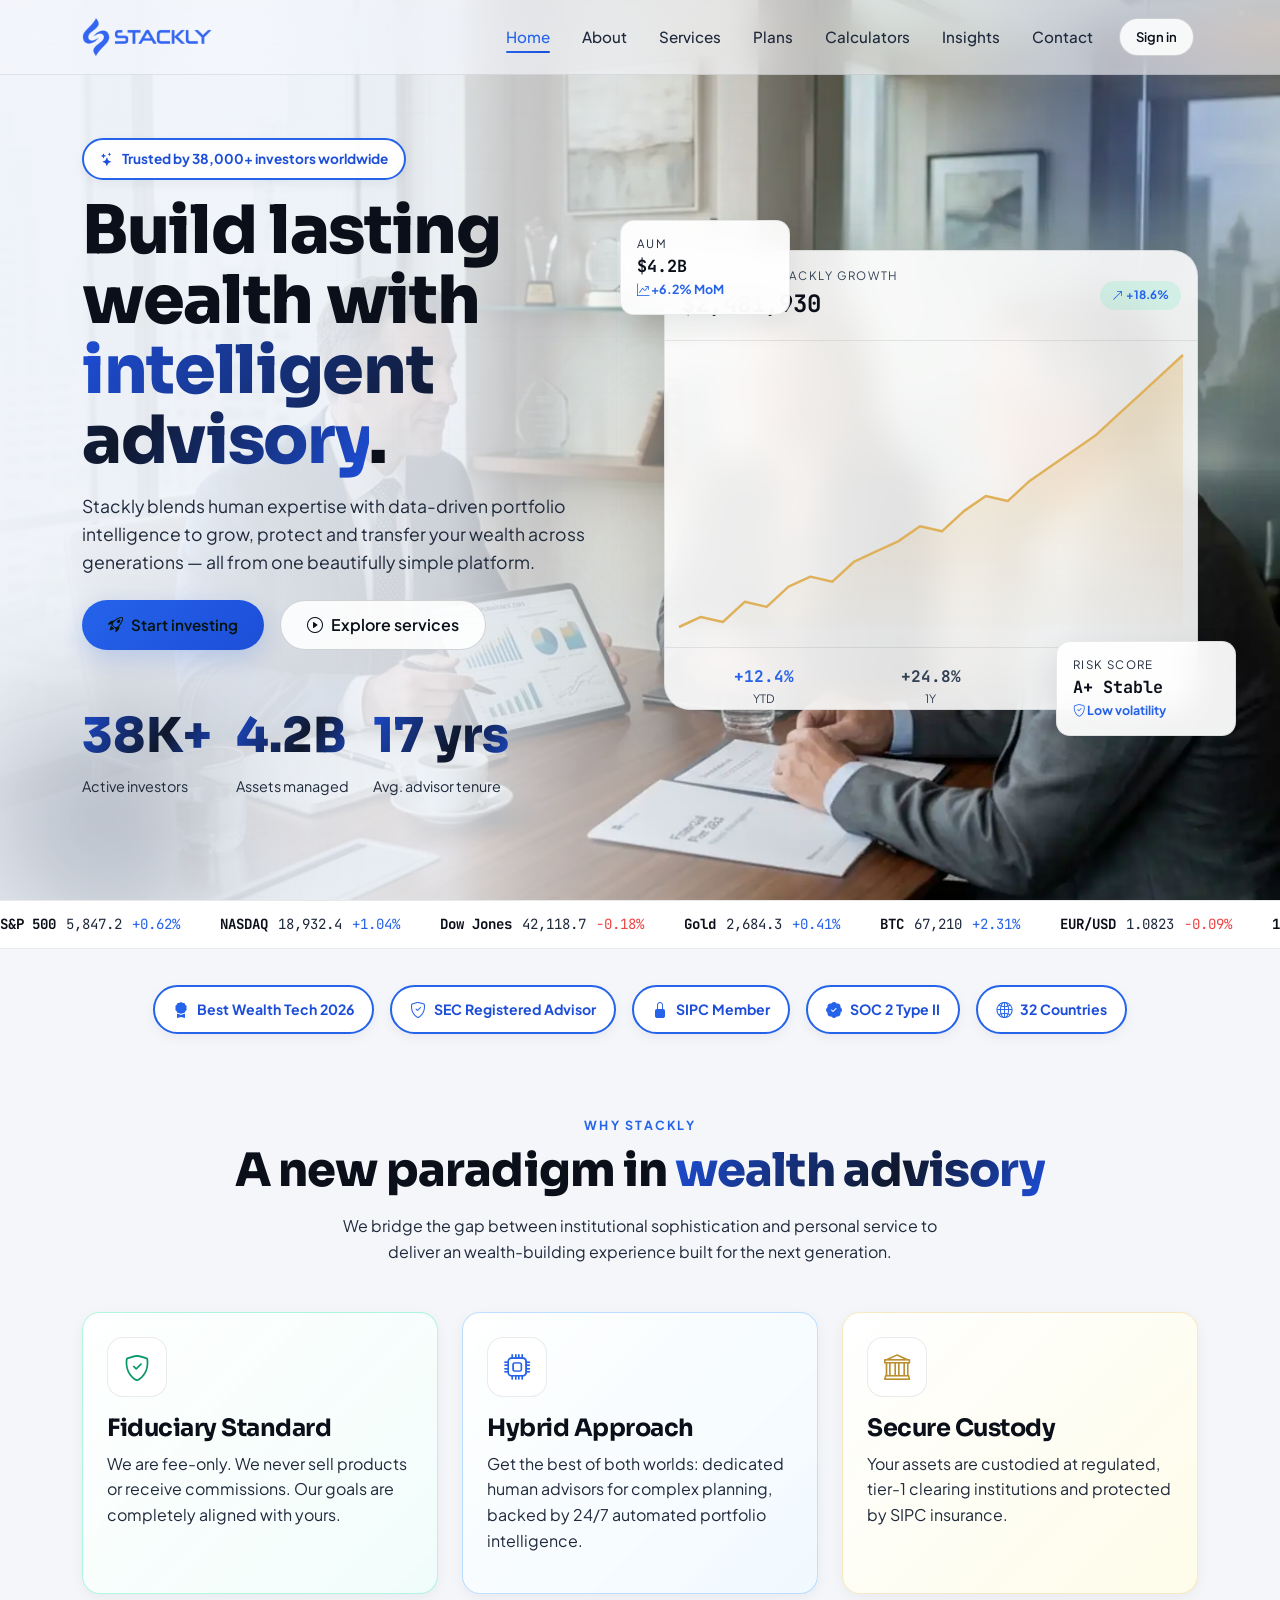
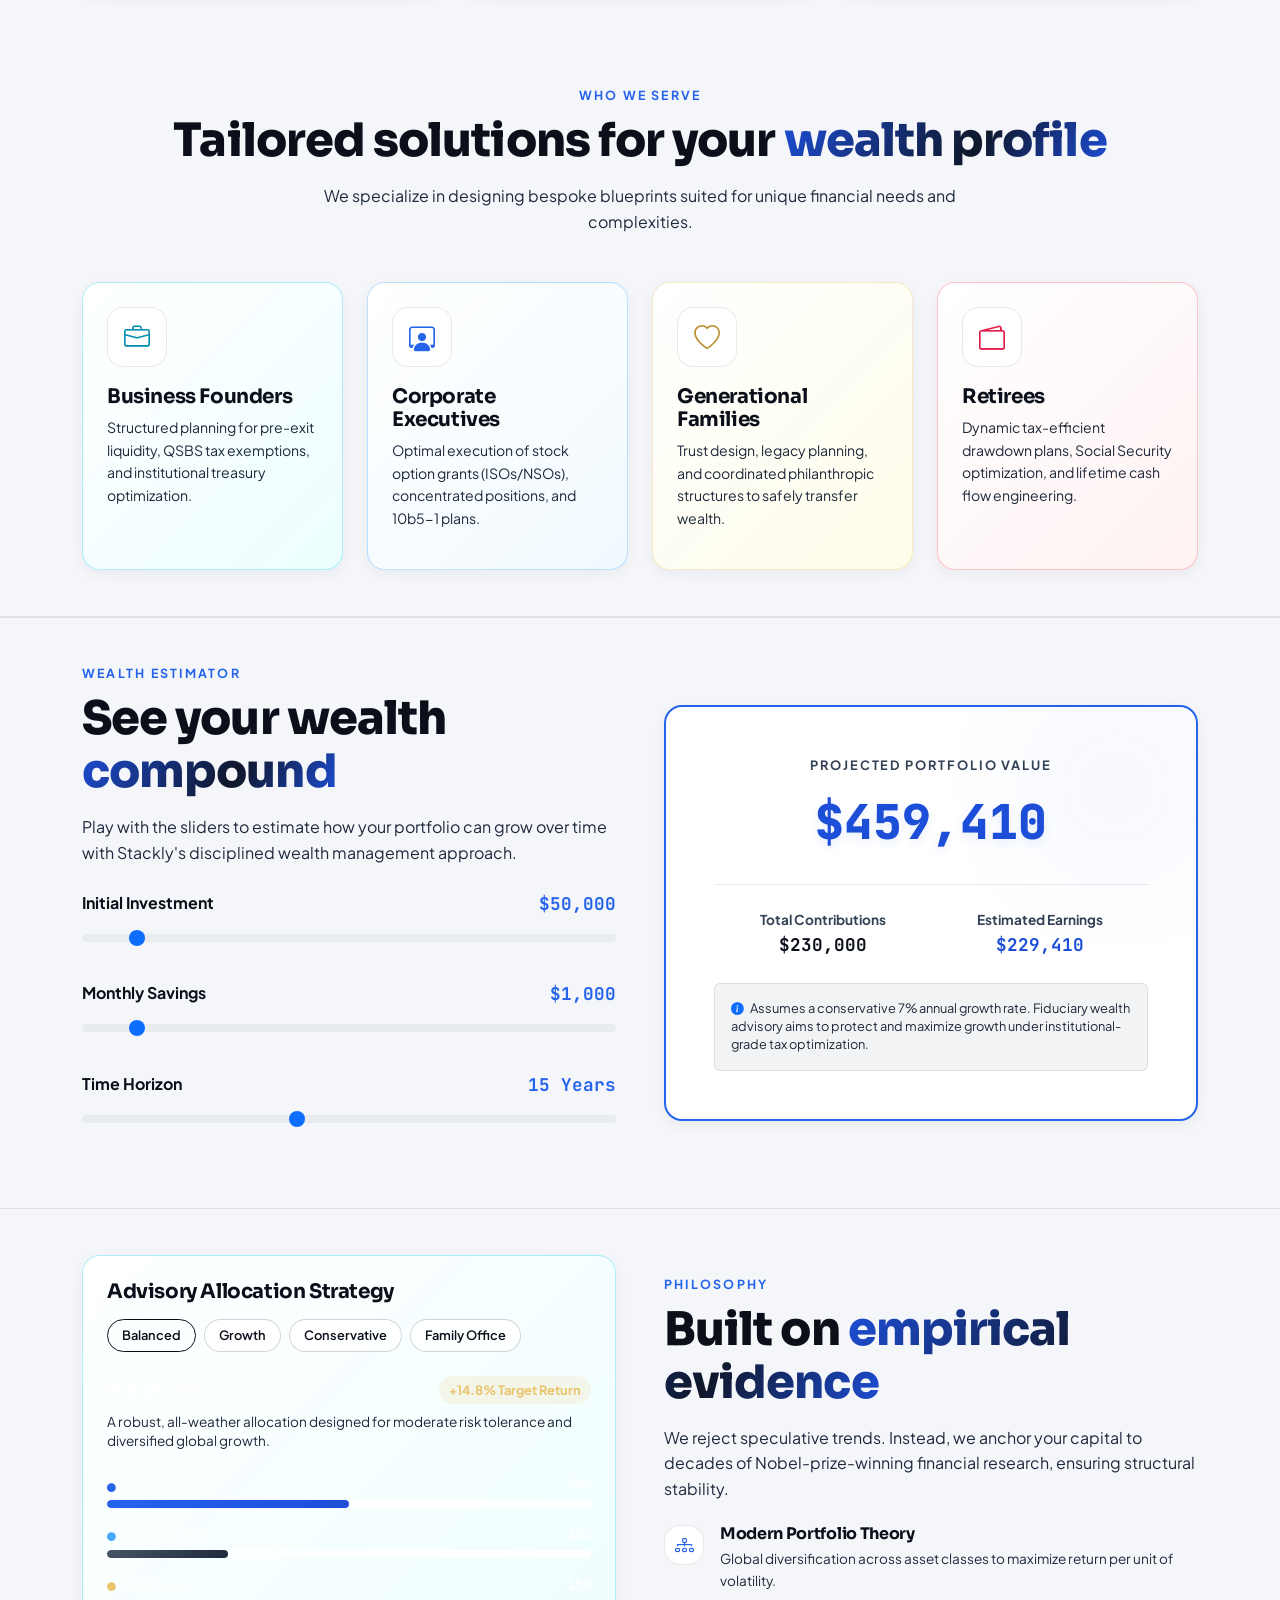
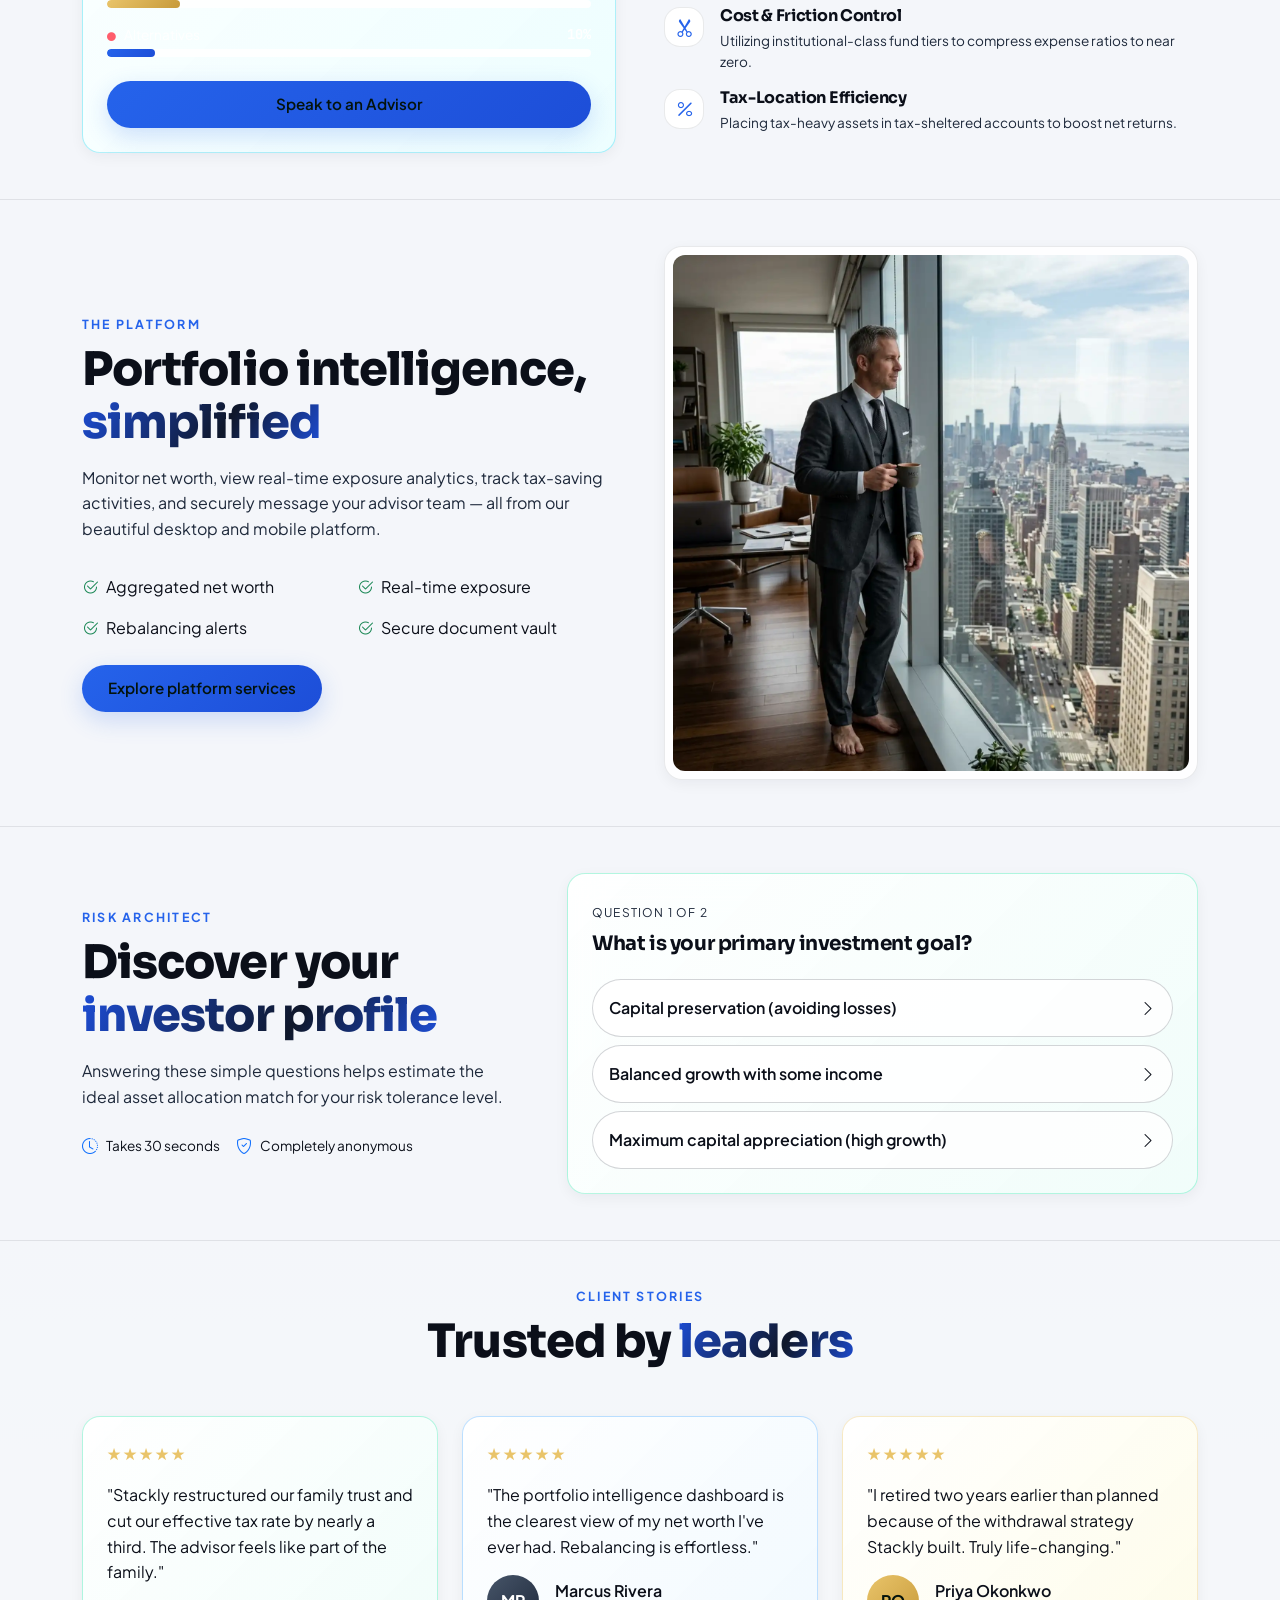
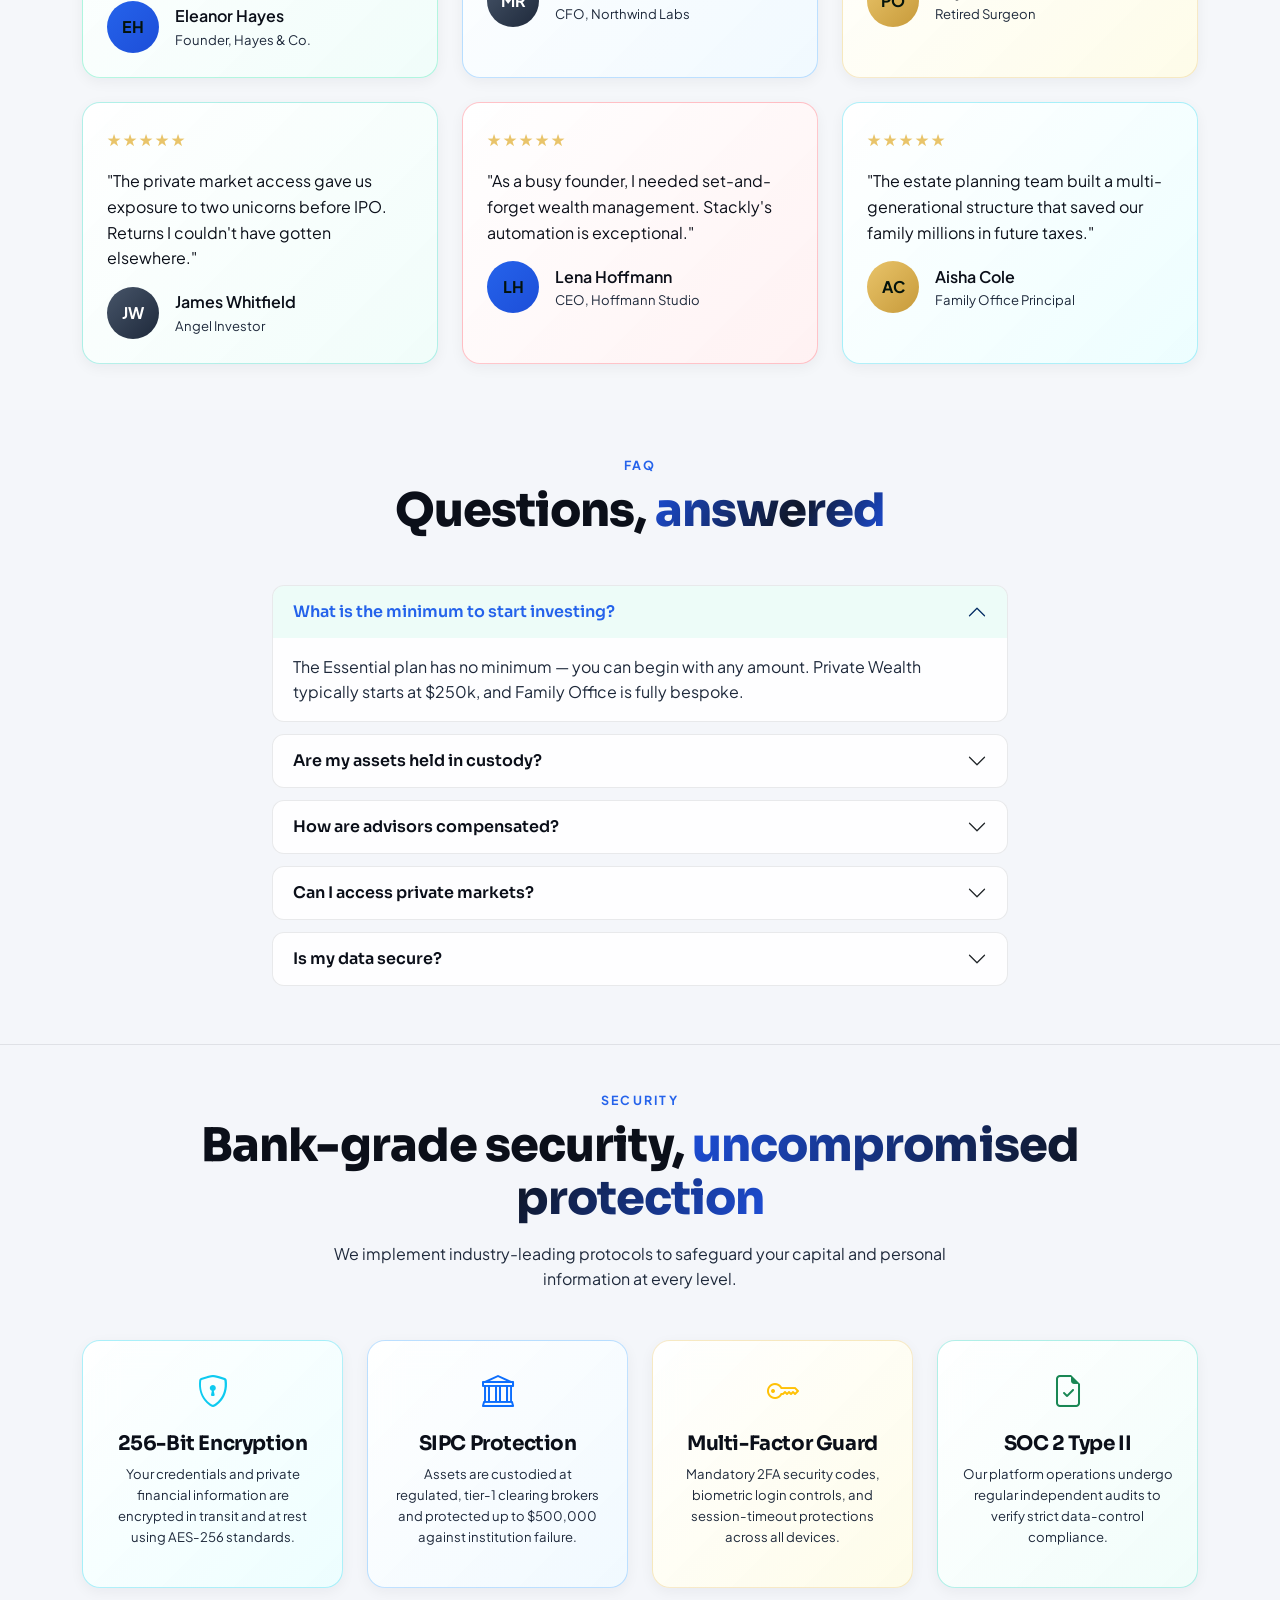
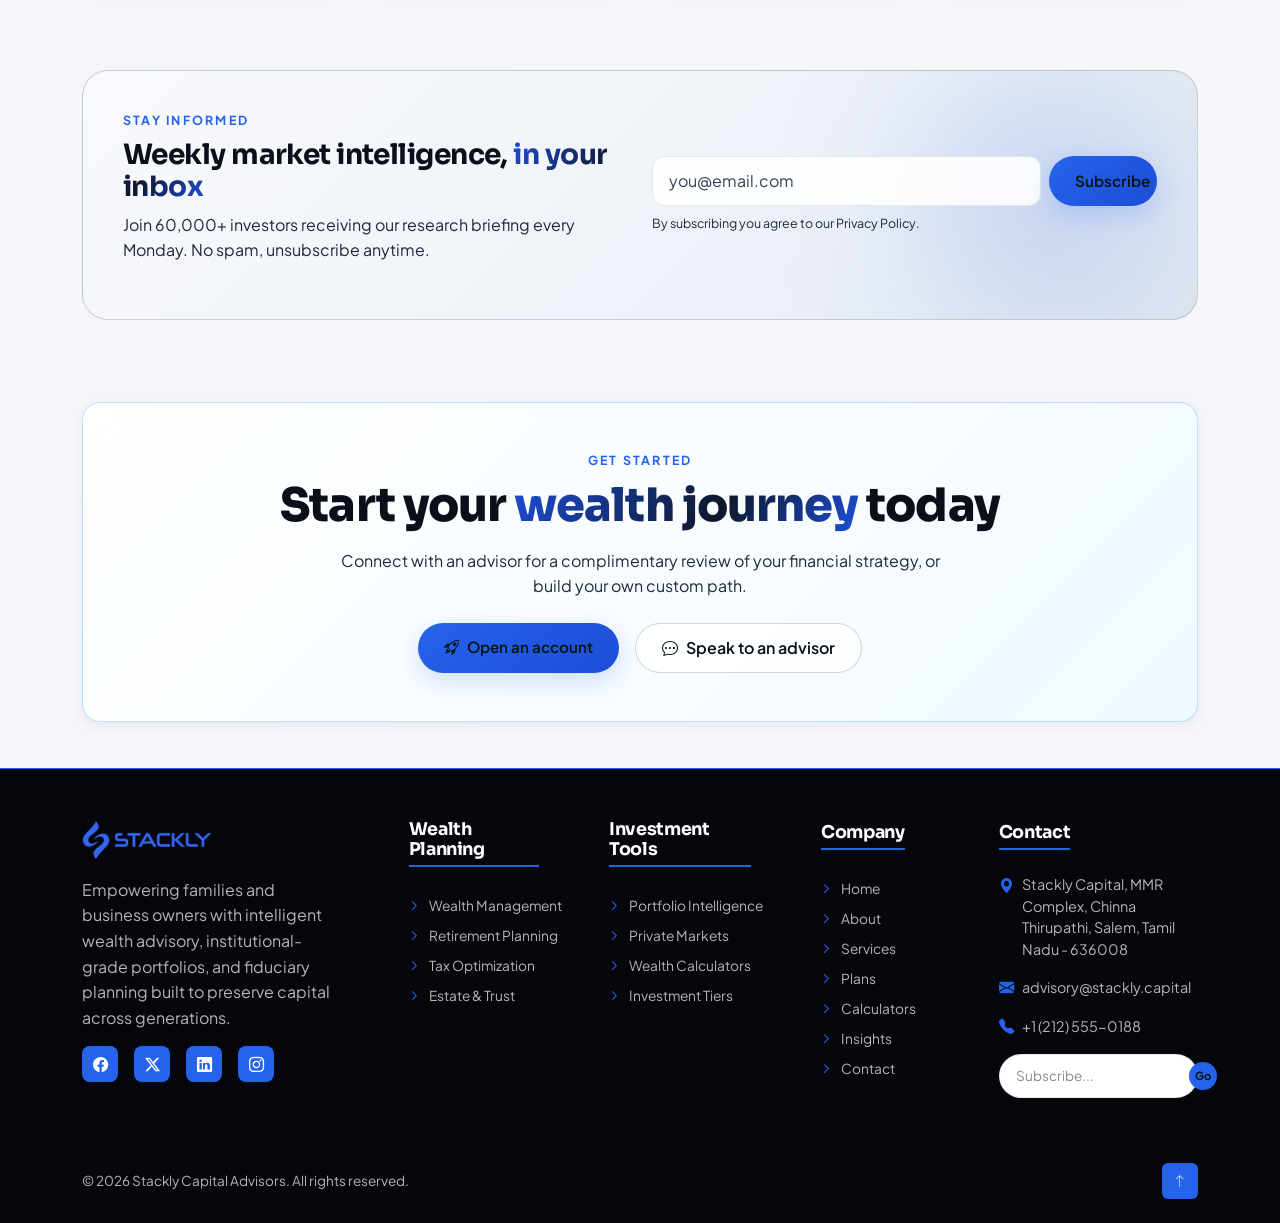
<file: index.html>
<!doctype html>
<html lang="en" data-theme="light">

<head>
  <meta charset="UTF-8" />
  <meta name="viewport" content="width=device-width, initial-scale=1.0" />
  <title>Stackly — Investment & Wealth Advisory</title>
  <meta name="description"
    content="Stackly — a world-class investment & wealth advisory platform. Wealth management, retirement planning, tax optimization and portfolio intelligence." />
  <link rel="icon"
    href="data:image/svg+xml,%3Csvg xmlns='http://www.w3.org/2000/svg' viewBox='0 0 32 32'%3E%3Crect width='32' height='32' rx='8' fill='%232ee6a8'/%3E%3Cpath d='M7 21l5-6 4 3 9-10' stroke='%2304130c' stroke-width='2.5' fill='none' stroke-linecap='round' stroke-linejoin='round'/%3E%3C/svg%3E" />
  <link
    href="https://fonts.googleapis.com/css2?family=Plus+Jakarta+Sans:wght@400;500;600;700;800&family=Sora:wght@600;700;800&family=JetBrains+Mono:wght@500;700&display=swap"
    rel="stylesheet" />
  <link href="https://cdn.jsdelivr.net/npm/bootstrap@5.3.3/dist/css/bootstrap.min.css" rel="stylesheet" />
  <link href="https://cdn.jsdelivr.net/npm/bootstrap-icons@1.11.3/font/bootstrap-icons.css" rel="stylesheet" />
  <link href="css/style.css" rel="stylesheet" />
</head>

<body class="page-index">




  <nav class="navbar navbar-expand-lg navbar-glass">
    <div class="container">
      <a class="brand" href="index.html"><span class="brand-mark"><img src="assets/logo-stackly.png"
            alt="Logo"></span><span class="brand-name">Stackly<b>Capital</b></span></a>
      <button class="navbar-toggler text-dark border-0" type="button" data-bs-toggle="collapse"
        data-bs-target="#nav"><i class="bi bi-list fs-2"></i></button>
      <div class="collapse navbar-collapse justify-content-end" id="nav">
        <div class="d-lg-none d-flex justify-content-between align-items-center mb-4 w-100">
          <span class="brand-mark"><img src="assets/logo-stackly.png" alt="Logo"></span>
          <button type="button" class="btn-close btn-close-white" data-bs-toggle="collapse"
            data-bs-target="#nav"></button>
        </div>
        <div class="d-lg-none mb-4 w-100">
          <div
            style="font-size:1.1rem; font-weight:700; color:var(--text); margin-bottom:12px; font-family:var(--font-display);">
            Search Now!</div>
          <div class="input-group">
            <input type="text" class="form-control bg-dark border-secondary text-light" placeholder="Search here...">
            <span class="input-group-text bg-dark border-secondary text-light"><i class="bi bi-search"></i></span>
          </div>
        </div>
        <ul class="navbar-nav align-items-lg-center gap-lg-1">
          <li class="nav-item"><a class="nav-link nav-link-custom" data-nav="index.html" href="index.html">Home</a></li>
          <li class="nav-item"><a class="nav-link nav-link-custom" data-nav="about.html" href="about.html">About</a>
          </li>
          <li class="nav-item"><a class="nav-link nav-link-custom" data-nav="services.html"
              href="services.html">Services</a></li>
          <li class="nav-item"><a class="nav-link nav-link-custom" data-nav="plans.html" href="plans.html">Plans</a>
          </li>
          <li class="nav-item"><a class="nav-link nav-link-custom" data-nav="calculators.html"
              href="calculators.html">Calculators</a></li>
          <li class="nav-item"><a class="nav-link nav-link-custom" data-nav="blog.html" href="blog.html">Insights</a>
          </li>
          <li class="nav-item"><a class="nav-link nav-link-custom" data-nav="contact.html"
              href="contact.html">Contact</a></li>
          <li class="nav-item ms-lg-2"><a class="btn btn-ghost btn-sm-grad" href="login.html">Sign in</a></li>
          <li class="nav-item"><a class="btn btn-grad btn-sm-grad" href="register.html">Get started</a></li>
        </ul>
        <div class="d-lg-none mt-auto pt-4 border-top border-secondary w-100">
          <div
            style="font-size:1.1rem; font-weight:700; color:var(--text); margin-bottom:15px; font-family:var(--font-display);">
            Contact Info</div>
          <div class="mb-3">
            <div style="font-size:0.75rem; color:var(--text-dim); text-transform:uppercase;">Phone</div>
            <div style="font-size:0.9rem; color:var(--text-muted);">+91 7010792745</div>
          </div>
          <div class="mb-3">
            <div style="font-size:0.75rem; color:var(--text-dim); text-transform:uppercase;">Email</div>
            <div style="font-size:0.9rem; color:var(--text-muted);">info@Stackly.com</div>
          </div>
          <div>
            <div style="font-size:0.75rem; color:var(--text-dim); text-transform:uppercase;">Location</div>
            <div style="font-size:0.9rem; color:var(--text-muted);">Stackly, salem</div>
          </div>
        </div>
      </div>
    </div>
  </nav>

  <header class="hero">
    <div class="hero-bg" style="background-image:url('assets/bg-hero.webp');"></div>
    <div class="hero-grid-bg"></div>
    <div class="hero-orb a"></div>
    <div class="hero-orb b"></div>
    <div class="hero-orb c"></div>

    <div class="container position-relative">
      <div class="row align-items-center g-5">
        <div class="col-lg-6 reveal">
          <span class="hero-eyebrow"><i class="bi bi-stars"></i> Trusted by 38,000+ investors worldwide</span>
          <h1 class="hero-title mt-3">Build lasting wealth with <span class="grad">intelligent advisory</span>.</h1>
          <p class="hero-sub mt-3">Stackly blends human expertise with data-driven portfolio intelligence to grow,
            protect and transfer your wealth across generations — all from one beautifully simple platform.</p>
          <div class="d-flex flex-wrap gap-3 mt-4">
            <a href="404.html" class="btn btn-grad"><i class="bi bi-rocket-takeoff"></i> Start investing</a>
            <a href="404.html" class="btn btn-ghost"><i class="bi bi-play-circle"></i> Explore services</a>
          </div>
          <div class="d-flex flex-wrap gap-4 mt-5 mb-4">
            <div>
              <div class="counter" data-counter="38" data-suffix="K+">0</div>
              <div class="counter-label">Active investors</div>
            </div>
            <div>
              <div class="counter" data-counter="4.2" data-decimals="1" data-suffix="B">0</div>
              <div class="counter-label">Assets managed</div>
            </div>
            <div>
              <div class="counter" data-counter="17" data-suffix=" yrs">0</div>
              <div class="counter-label">Avg. advisor tenure</div>
            </div>
          </div>
        </div>

        <div class="col-lg-6 reveal d2">
          <div class="hero-chart">
            <div class="d-flex justify-content-between align-items-center p-3 border-bottom"
              style="border-color:var(--border) !important;">
              <div>
                <div style="font-size:.72rem;color:var(--text-dim);text-transform:uppercase;letter-spacing:.14em;">
                  Portfolio · Stackly Growth</div>
                <div class="mono" style="font-size:1.5rem;font-weight:700;">$2,481,930</div>
              </div>
              <span class="badge-soft badge-green"><i class="bi bi-arrow-up-right"></i> +18.6%</span>
            </div>
            <canvas id="heroChart" style="width:100%;height:300px;"></canvas>
            <div class="d-flex justify-content-around text-center p-3 border-top"
              style="border-color:var(--border) !important;">
              <div>
                <div class="mono" style="font-weight:700;color:var(--primary)">+12.4%</div>
                <div style="font-size:.72rem;color:var(--text-dim)">YTD</div>
              </div>
              <div>
                <div class="mono" style="font-weight:700;color:var(--accent)">+24.8%</div>
                <div style="font-size:.72rem;color:var(--text-dim)">1Y</div>
              </div>
              <div>
                <div class="mono" style="font-weight:700;color:var(--gold)">+58.2%</div>
                <div style="font-size:.72rem;color:var(--text-dim)">3Y</div>
              </div>
            </div>
          </div>
          <div class="float-card" style="top:-30px;left:-20px;width:170px;">
            <div class="fc-label">AUM</div>
            <div class="fc-val">$4.2B</div>
            <div class="fc-up"><i class="bi bi-graph-up-arrow"></i> +6.2% MoM</div>
          </div>
          <div class="float-card" style="bottom:-26px;right:-14px;width:180px;animation-delay:-2s;">
            <div class="fc-label">Risk score</div>
            <div class="fc-val">A+ Stable</div>
            <div class="fc-up"><i class="bi bi-shield-check"></i> Low volatility</div>
          </div>
        </div>
      </div>
    </div>
  </header>

  <div class="marquee">
    <div class="marquee-track">
      <span class="marquee-item"><b>S&P 500</b> 5,847.2 <span class="up">+0.62%</span></span>
      <span class="marquee-item"><b>NASDAQ</b> 18,932.4 <span class="up">+1.04%</span></span>
      <span class="marquee-item"><b>Dow Jones</b> 42,118.7 <span class="down">-0.18%</span></span>
      <span class="marquee-item"><b>Gold</b> 2,684.3 <span class="up">+0.41%</span></span>
      <span class="marquee-item"><b>BTC</b> 67,210 <span class="up">+2.31%</span></span>
      <span class="marquee-item"><b>EUR/USD</b> 1.0823 <span class="down">-0.09%</span></span>
      <span class="marquee-item"><b>10Y Treasury</b> 4.21% <span class="up">+0.03</span></span>
      <span class="marquee-item"><b>Crude Oil</b> 78.42 <span class="down">-0.72%</span></span>
      <span class="marquee-item"><b>S&P 500</b> 5,847.2 <span class="up">+0.62%</span></span>
      <span class="marquee-item"><b>NASDAQ</b> 18,932.4 <span class="up">+1.04%</span></span>
      <span class="marquee-item"><b>Dow Jones</b> 42,118.7 <span class="down">-0.18%</span></span>
      <span class="marquee-item"><b>Gold</b> 2,684.3 <span class="up">+0.41%</span></span>
      <span class="marquee-item"><b>BTC</b> 67,210 <span class="up">+2.31%</span></span>
      <span class="marquee-item"><b>EUR/USD</b> 1.0823 <span class="down">-0.09%</span></span>
      <span class="marquee-item"><b>10Y Treasury</b> 4.21% <span class="up">+0.03</span></span>
      <span class="marquee-item"><b>Crude Oil</b> 78.42 <span class="down">-0.72%</span></span>
    </div>
  </div>

  <!-- Trust strip -->
  <section class="section-sm">
    <div class="container">
      <div class="d-flex flex-wrap justify-content-center align-items-center gap-3 reveal">
        <span class="award-chip"><i class="bi bi-award-fill"></i> Best Wealth Tech 2026</span>
        <span class="award-chip"><i class="bi bi-shield-check"></i> SEC Registered Advisor</span>
        <span class="award-chip"><i class="bi bi-lock-fill"></i> SIPC Member</span>
        <span class="award-chip"><i class="bi bi-patch-check-fill"></i> SOC 2 Type II</span>
        <span class="award-chip"><i class="bi bi-globe2"></i> 32 Countries</span>
      </div>
    </div>
  </section>



  <!-- Why Stackly / Core Advantages -->
  <section class="section">
    <div class="container">
      <div class="text-center mb-5 reveal">
        <div class="eyebrow">Why Stackly</div>
        <h2 class="section-title mt-2">A new paradigm in <span class="grad-text">wealth advisory</span></h2>
        <p class="section-sub mt-3">We bridge the gap between institutional sophistication and personal service to
          deliver an wealth-building experience built for the next generation.</p>
      </div>
      <div class="row g-4">
        <div class="col-lg-4 reveal">
          <div class="glass card-green p-4 h-100">
            <div class="svc-icon"><i class="bi bi-shield-check"></i></div>
            <h4>Fiduciary Standard</h4>
            <p class="text-muted-2">We are fee-only. We never sell products or receive commissions. Our goals are
              completely aligned with yours.</p>
          </div>
        </div>
        <div class="col-lg-4 reveal d1">
          <div class="glass card-blue p-4 h-100">
            <div class="svc-icon"><i class="bi bi-cpu"></i></div>
            <h4>Hybrid Approach</h4>
            <p class="text-muted-2">Get the best of both worlds: dedicated human advisors for complex planning, backed
              by 24/7 automated portfolio intelligence.</p>
          </div>
        </div>
        <div class="col-lg-4 reveal d2">
          <div class="glass card-gold p-4 h-100">
            <div class="svc-icon"><i class="bi bi-bank"></i></div>
            <h4>Secure Custody</h4>
            <p class="text-muted-2">Your assets are custodied at regulated, tier-1 clearing institutions and protected
              by SIPC insurance.</p>
          </div>
        </div>
      </div>
    </div>
  </section>

  <!-- Tailored Client Segments -->
  <section class="section" style="background:transparent; border-bottom: 1px solid var(--border);">
    <div class="container">
      <div class="text-center mb-5 reveal">
        <div class="eyebrow">Who We Serve</div>
        <h2 class="section-title mt-2">Tailored solutions for your <span class="grad-text">wealth profile</span></h2>
        <p class="section-sub mt-3">We specialize in designing bespoke blueprints suited for unique financial needs and
          complexities.</p>
      </div>
      <div class="row g-4 justify-content-center">
        <div class="col-md-6 col-lg-3 reveal">
          <div class="glass card-cyan p-4 h-100">
            <div class="svc-icon"><i class="bi bi-briefcase"></i></div>
            <h5>Business Founders</h5>
            <p class="text-muted-2" style="font-size: .88rem;">Structured planning for pre-exit liquidity, QSBS tax
              exemptions, and institutional treasury optimization.</p>
          </div>
        </div>
        <div class="col-md-6 col-lg-3 reveal d1">
          <div class="glass card-blue p-4 h-100">
            <div class="svc-icon"><i class="bi bi-person-workspace"></i></div>
            <h5>Corporate Executives</h5>
            <p class="text-muted-2" style="font-size: .88rem;">Optimal execution of stock option grants (ISOs/NSOs),
              concentrated positions, and 10b5-1 plans.</p>
          </div>
        </div>
        <div class="col-md-6 col-lg-3 reveal d2">
          <div class="glass card-gold p-4 h-100">
            <div class="svc-icon"><i class="bi bi-heart"></i></div>
            <h5>Generational Families</h5>
            <p class="text-muted-2" style="font-size: .88rem;">Trust design, legacy planning, and coordinated
              philanthropic structures to safely transfer wealth.</p>
          </div>
        </div>
        <div class="col-md-6 col-lg-3 reveal d3">
          <div class="glass card-rose p-4 h-100">
            <div class="svc-icon"><i class="bi bi-wallet2"></i></div>
            <h5>Retirees</h5>
            <p class="text-muted-2" style="font-size: .88rem;">Dynamic tax-efficient drawdown plans, Social Security
              optimization, and lifetime cash flow engineering.</p>
          </div>
        </div>
      </div>
    </div>
  </section>

  <!-- Interactive Wealth Estimator -->
  <section class="section"
    style="background:transparent; border-top: 1px solid var(--border); border-bottom: 1px solid var(--border);">
    <div class="container">
      <div class="row align-items-center g-5">
        <div class="col-lg-6 reveal">
          <div class="eyebrow">Wealth Estimator</div>
          <h2 class="section-title mt-2">See your wealth <span class="grad-text">compound</span></h2>
          <p class="text-muted-2 mt-3">Play with the sliders to estimate how your portfolio can grow over time with
            Stackly's disciplined wealth management approach.</p>

          <div class="mt-4">
            <div class="mb-4">
              <div class="d-flex justify-content-between mb-2">
                <span class="fw-bold" style="color: var(--text);">Initial Investment</span>
                <span class="mono fw-bold" id="initial-val"
                  style="color: var(--primary); font-size: 1.1rem;">$50,000</span>
              </div>
              <input type="range" class="form-range" id="initial-slider" min="5000" max="500000" step="5000"
                value="50000" style="accent-color: var(--primary);">
            </div>

            <div class="mb-4">
              <div class="d-flex justify-content-between mb-2">
                <span class="fw-bold" style="color: var(--text);">Monthly Savings</span>
                <span class="mono fw-bold" id="monthly-val"
                  style="color: var(--primary); font-size: 1.1rem;">$1,000</span>
              </div>
              <input type="range" class="form-range" id="monthly-slider" min="100" max="10000" step="100" value="1000"
                style="accent-color: var(--primary);">
            </div>

            <div class="mb-4">
              <div class="d-flex justify-content-between mb-2">
                <span class="fw-bold" style="color: var(--text);">Time Horizon</span>
                <span class="mono fw-bold" id="years-val" style="color: var(--primary); font-size: 1.1rem;">15
                  Years</span>
              </div>
              <input type="range" class="form-range" id="years-slider" min="5" max="30" step="1" value="15"
                style="accent-color: var(--primary);">
            </div>
          </div>
        </div>

        <div class="col-lg-6 reveal d1">
          <div class="glass card-teal p-5 text-center position-relative overflow-hidden"
            style="background: rgba(255,255,255,0.95); border: 2px solid var(--primary);">
            <div class="hero-orb a"
              style="opacity: 0.15; top: -20px; right: -20px; width: 200px; height: 200px; background: radial-gradient(circle, var(--primary), transparent 65%);">
            </div>
            <span class="text-uppercase tracking-wider fw-bold d-block mb-1"
              style="font-size: .8rem; letter-spacing: 0.15em; color: var(--text-dim);">Projected Portfolio Value</span>
            <div class="mono mt-2 mb-4" id="projected-total"
              style="font-size: 3rem; font-weight: 800; color: var(--primary-2); text-shadow: 0 4px 10px rgba(37,99,235,0.1);">
              $412,450
            </div>

            <div class="d-flex justify-content-around border-top pt-4" style="border-color: var(--border) !important;">
              <div>
                <span class="fw-bold d-block" style="font-size: .85rem; color: var(--text-dim);">Total
                  Contributions</span>
                <span class="mono fw-bold" id="total-contributions"
                  style="font-size: 1.1rem; color: var(--text);">$230,000</span>
              </div>
              <div>
                <span class="fw-bold d-block" style="font-size: .85rem; color: var(--text-dim);">Estimated
                  Earnings</span>
                <span class="mono fw-bold" id="estimated-earnings"
                  style="font-size: 1.1rem; color: var(--primary-2);">$182,450</span>
              </div>
            </div>

            <div class="mt-4 p-3 rounded text-start"
              style="font-size: .8rem; background: rgba(15, 23, 42, 0.05); color: var(--text-muted); line-height: 1.4; border: 1px solid var(--border);">
              <i class="bi bi-info-circle-fill text-primary" style="margin-right: 4px;"></i> Assumes a conservative 7%
              annual growth rate. Fiduciary wealth advisory aims to protect and maximize growth under
              institutional-grade tax optimization.
            </div>
          </div>
        </div>
      </div>
    </div>
  </section>

  <!-- Philosophy & Asset Pillars -->
  <section class="section" style="background:transparent; border-bottom: 1px solid var(--border);">
    <div class="container">
      <div class="row align-items-center g-5">
        <div class="col-lg-6 reveal order-lg-2">
          <div class="eyebrow">Philosophy</div>
          <h2 class="section-title mt-2">Built on <span class="grad-text">empirical evidence</span></h2>
          <p class="text-muted-2 mt-3">We reject speculative trends. Instead, we anchor your capital to decades of
            Nobel-prize-winning financial research, ensuring structural stability.</p>
          <div class="mt-4">
            <div class="d-flex gap-3 mb-3">
              <div class="svc-icon" style="width:40px; height:40px; margin-bottom:0; flex-shrink:0;"><i
                  class="bi bi-diagram-3" style="font-size: 1.2rem;"></i></div>
              <div>
                <h6 class="mb-1">Modern Portfolio Theory</h6>
                <p class="text-muted-2 mb-0" style="font-size: .85rem;">Global diversification across asset classes to
                  maximize return per unit of volatility.</p>
              </div>
            </div>
            <div class="d-flex gap-3 mb-3">
              <div class="svc-icon" style="width:40px; height:40px; margin-bottom:0; flex-shrink:0;"><i
                  class="bi bi-scissors" style="font-size: 1.2rem;"></i></div>
              <div>
                <h6 class="mb-1">Cost & Friction Control</h6>
                <p class="text-muted-2 mb-0" style="font-size: .85rem;">Utilizing institutional-class fund tiers to
                  compress expense ratios to near zero.</p>
              </div>
            </div>
            <div class="d-flex gap-3">
              <div class="svc-icon" style="width:40px; height:40px; margin-bottom:0; flex-shrink:0;"><i
                  class="bi bi-percent" style="font-size: 1.2rem;"></i></div>
              <div>
                <h6 class="mb-1">Tax-Location Efficiency</h6>
                <p class="text-muted-2 mb-0" style="font-size: .85rem;">Placing tax-heavy assets in tax-sheltered
                  accounts to boost net returns.</p>
              </div>
            </div>
          </div>
        </div>
        <div class="col-lg-6 reveal order-lg-1">
          <div class="glass p-4 card-cyan h-100">
            <h5 class="mb-3">Advisory Allocation Strategy</h5>
            <div class="d-flex gap-2 flex-wrap mb-4" id="strategy-tabs">
              <button class="btn btn-ghost btn-sm-grad active" style="padding: 6px 14px; font-size: 0.8rem;"
                onclick="selectStrategy('balanced', this)">Balanced</button>
              <button class="btn btn-ghost btn-sm-grad" style="padding: 6px 14px; font-size: 0.8rem;"
                onclick="selectStrategy('growth', this)">Growth</button>
              <button class="btn btn-ghost btn-sm-grad" style="padding: 6px 14px; font-size: 0.8rem;"
                onclick="selectStrategy('conservative', this)">Conservative</button>
              <button class="btn btn-ghost btn-sm-grad" style="padding: 6px 14px; font-size: 0.8rem;"
                onclick="selectStrategy('elite', this)">Family Office</button>
            </div>

            <div id="strategy-info" class="mb-4">
              <div class="d-flex justify-content-between align-items-center mb-2">
                <h4 id="strat-name" class="mb-0 text-white font-weight-bold" style="font-size: 1.25rem;">Balanced
                  Strategy</h4>
                <span id="strat-target" class="badge-soft badge-gold"
                  style="font-size: .8rem; padding: 4px 10px;">+14.8% Target Return</span>
              </div>
              <p id="strat-desc" class="text-muted-2" style="font-size: .85rem; line-height: 1.4;">A robust, all-weather
                allocation designed for moderate risk tolerance and diversified global growth.</p>
            </div>

            <div class="d-flex flex-column gap-3" id="strat-allocation-list">
              <!-- Equities -->
              <div>
                <div class="d-flex justify-content-between align-items-center mb-1">
                  <span class="text-white" style="font-size: .85rem;"><i class="bi bi-circle-fill"
                      style="color: #2563eb; font-size: 0.55rem; margin-right: 6px;"></i> Equities</span>
                  <span id="pct-equities" class="mono fw-bold text-white" style="font-size: .85rem;">50%</span>
                </div>
                <div class="progress-soft">
                  <div id="bar-equities" class="bar" style="width: 50%;"></div>
                </div>
              </div>
              <!-- Fixed Income -->
              <div>
                <div class="d-flex justify-content-between align-items-center mb-1">
                  <span class="text-white" style="font-size: .85rem;"><i class="bi bi-circle-fill"
                      style="color: #4aa8ff; font-size: 0.55rem; margin-right: 6px;"></i> Fixed Income</span>
                  <span id="pct-bonds" class="mono fw-bold text-white" style="font-size: .85rem;">25%</span>
                </div>
                <div class="progress-soft">
                  <div id="bar-bonds" class="bar" style="width: 25%; background: var(--grad-accent);"></div>
                </div>
              </div>
              <!-- Alternatives -->
              <div>
                <div class="d-flex justify-content-between align-items-center mb-1">
                  <span class="text-white" style="font-size: .85rem;"><i class="bi bi-circle-fill"
                      style="color: #e9c46a; font-size: 0.55rem; margin-right: 6px;"></i> Real Assets</span>
                  <span id="pct-real" class="mono fw-bold text-white" style="font-size: .85rem;">15%</span>
                </div>
                <div class="progress-soft">
                  <div id="bar-real" class="bar" style="width: 15%; background: var(--grad-gold);"></div>
                </div>
              </div>
              <!-- Private Credit -->
              <div>
                <div class="d-flex justify-content-between align-items-center mb-1">
                  <span class="text-white" style="font-size: .85rem;"><i class="bi bi-circle-fill"
                      style="color: #ff5d6c; font-size: 0.55rem; margin-right: 6px;"></i> Alternatives</span>
                  <span id="pct-alt" class="mono fw-bold text-white" style="font-size: .85rem;">10%</span>
                </div>
                <div class="progress-soft">
                  <div id="bar-alt" class="bar" style="width: 10%; background: var(--grad-primary);"></div>
                </div>
              </div>
            </div>

            <a href="404.html" class="btn btn-grad w-100 mt-4" style="justify-content: center;">Speak to an
              Advisor</a>

            <script>
              const strategies = {
                balanced: {
                  name: 'Balanced Strategy',
                  target: '+14.8% Target Return',
                  desc: 'A robust, all-weather allocation designed for moderate risk tolerance and diversified global growth.',
                  equities: '50%',
                  bonds: '25%',
                  real: '15%',
                  alt: '10%'
                },
                growth: {
                  name: 'Growth & Venture',
                  target: '+21.4% Target Return',
                  desc: 'Aggressive growth focus capturing technology ventures, early stage equities, and high-yield alternatives.',
                  equities: '70%',
                  bonds: '10%',
                  real: '10%',
                  alt: '10%'
                },
                conservative: {
                  name: 'Capital Preservation',
                  target: '+8.6% Target Return',
                  desc: 'Prioritizes lower volatility and stable yield through fixed-income treasuries and absolute return hedges.',
                  equities: '30%',
                  bonds: '50%',
                  real: '15%',
                  alt: '5%'
                },
                elite: {
                  name: 'Family Office (Elite)',
                  target: '+26.8% Target Return',
                  desc: 'Exclusive institutional-grade strategy focusing heavily on private credit, venture assets, and real estate.',
                  equities: '40%',
                  bonds: '10%',
                  real: '25%',
                  alt: '25%'
                }
              };

              function selectStrategy(type, btn) {
                const tabs = document.getElementById('strategy-tabs');
                tabs.querySelectorAll('.btn').forEach(b => b.classList.remove('active'));
                btn.classList.add('active');

                const s = strategies[type];
                document.getElementById('strat-name').textContent = s.name;
                document.getElementById('strat-target').textContent = s.target;
                document.getElementById('strat-desc').textContent = s.desc;

                document.getElementById('pct-equities').textContent = s.equities;
                document.getElementById('pct-bonds').textContent = s.bonds;
                document.getElementById('pct-real').textContent = s.real;
                document.getElementById('pct-alt').textContent = s.alt;

                document.getElementById('bar-equities').style.width = s.equities;
                document.getElementById('bar-bonds').style.width = s.bonds;
                document.getElementById('bar-real').style.width = s.real;
                document.getElementById('bar-alt').style.width = s.alt;
              }
            </script>
          </div>
        </div>
      </div>
    </div>
  </section>

  <!-- Interactive Platform Preview -->
  <section class="section" style="background:transparent;">
    <div class="container">
      <div class="row align-items-center g-5 reveal">
        <div class="col-lg-6">
          <div class="eyebrow">The Platform</div>
          <h2 class="section-title mt-2">Portfolio intelligence, <span class="grad-text">simplified</span></h2>
          <p class="text-muted-2 mt-3">Monitor net worth, view real-time exposure analytics, track tax-saving
            activities, and securely message your advisor team — all from our beautiful desktop and mobile platform.</p>
          <div class="row g-3 mt-3">
            <div class="col-6">
              <div class="d-flex gap-2 align-items-center"><i class="bi bi-check2-circle text-success"></i> Aggregated
                net worth</div>
            </div>
            <div class="col-6">
              <div class="d-flex gap-2 align-items-center"><i class="bi bi-check2-circle text-success"></i> Real-time
                exposure</div>
            </div>
            <div class="col-6">
              <div class="d-flex gap-2 align-items-center"><i class="bi bi-check2-circle text-success"></i> Rebalancing
                alerts</div>
            </div>
            <div class="col-6">
              <div class="d-flex gap-2 align-items-center"><i class="bi bi-check2-circle text-success"></i> Secure
                document vault</div>
            </div>
          </div>
          <a href="404.html" class="btn btn-grad mt-4">Explore platform services</a>
        </div>
        <div class="col-lg-6">
          <div class="glass p-2" style="border-radius: var(--radius); overflow: hidden; height: 100%;">
            <img src="assets/bg-services.webp" alt="Stackly Platform Preview" style="width: 100%; height: 100%; min-height: 360px; object-fit: cover; border-radius: calc(var(--radius) - 6px);">
          </div>
        </div>
      </div>
    </div>
  </section>

  <!-- Interactive Risk Questionnaire Teaser -->
  <section class="section"
    style="background:transparent; border-top: 1px solid var(--border); border-bottom: 1px solid var(--border);">
    <div class="container">
      <div class="row align-items-center g-5">
        <div class="col-lg-5 reveal">
          <div class="eyebrow">Risk Architect</div>
          <h2 class="section-title mt-2">Discover your <span class="grad-text">investor profile</span></h2>
          <p class="text-muted-2 mt-3">Answering these simple questions helps estimate the ideal asset allocation match
            for your risk tolerance level.</p>
          <div class="d-flex gap-3 mt-4">
            <div class="d-flex align-items-center gap-2"><i class="bi bi-clock-history text-primary"></i> <span
                style="font-size: .85rem;">Takes 30 seconds</span></div>
            <div class="d-flex align-items-center gap-2"><i class="bi bi-shield-check text-primary"></i> <span
                style="font-size: .85rem;">Completely anonymous</span></div>
          </div>
        </div>
        <div class="col-lg-7 reveal d1">
          <div class="glass card-green p-4 position-relative">
            <div id="risk-q-step-1">
              <span class="text-muted-2"
                style="font-size: .75rem; letter-spacing: 0.1em; text-transform: uppercase;">Question 1 of 2</span>
              <h5 class="mt-2 mb-4">What is your primary investment goal?</h5>
              <div class="d-flex flex-column gap-2">
                <button class="btn btn-ghost text-start w-100 justify-content-between p-3"
                  onclick="nextRiskStep(2, 'capital')"><span>Capital preservation (avoiding losses)</span> <i
                    class="bi bi-chevron-right"></i></button>
                <button class="btn btn-ghost text-start w-100 justify-content-between p-3"
                  onclick="nextRiskStep(2, 'balanced')"><span>Balanced growth with some income</span> <i
                    class="bi bi-chevron-right"></i></button>
                <button class="btn btn-ghost text-start w-100 justify-content-between p-3"
                  onclick="nextRiskStep(2, 'aggressive')"><span>Maximum capital appreciation (high growth)</span> <i
                    class="bi bi-chevron-right"></i></button>
              </div>
            </div>
            <div id="risk-q-step-2" class="d-none">
              <span class="text-muted-2"
                style="font-size: .75rem; letter-spacing: 0.1em; text-transform: uppercase;">Question 2 of 2</span>
              <h5 class="mt-2 mb-4">How would you react to a sudden 15% market decline?</h5>
              <div class="d-flex flex-column gap-2">
                <button class="btn btn-ghost text-start w-100 justify-content-between p-3"
                  onclick="calculateRiskResult('conservative')"><span>Sell immediately to protect remaining
                    capital</span> <i class="bi bi-chevron-right"></i></button>
                <button class="btn btn-ghost text-start w-100 justify-content-between p-3"
                  onclick="calculateRiskResult('moderate')"><span>Do nothing and wait for market recovery</span> <i
                    class="bi bi-chevron-right"></i></button>
                <button class="btn btn-ghost text-start w-100 justify-content-between p-3"
                  onclick="calculateRiskResult('growth')"><span>Buy more assets at lower prices</span> <i
                    class="bi bi-chevron-right"></i></button>
              </div>
            </div>
            <div id="risk-q-result" class="d-none text-center py-3">
              <i class="bi bi-ui-checks text-success" style="font-size: 2.5rem;"></i>
              <h4 class="mt-3">Your Recommended Portfolio: <span class="grad-text" id="risk-portfolio-name">Moderate
                  Growth</span></h4>
              <p class="text-muted-2 mx-auto mt-2" style="max-width: 450px;" id="risk-portfolio-desc">A diversified
                portfolio matching your goals.</p>
              <div class="d-flex justify-content-center gap-3 mt-4">
                <a href="register.html" class="btn btn-grad btn-sm-grad">Get started with this plan</a>
                <button class="btn btn-ghost btn-sm-grad" onclick="resetRiskTest()">Test again</button>
              </div>
            </div>
          </div>
        </div>
      </div>
    </div>
  </section>

  <!-- Testimonials -->
  <section class="section section-img">
    <div class="bg-img" style="background-image:url('assets/bg-services.webp');"></div>
    <div class="container">
      <div class="text-center mb-5 reveal">
        <div class="eyebrow">Client stories</div>
        <h2 class="section-title mt-2">Trusted by <span class="grad-text">leaders</span></h2>
      </div>
      <div class="row g-4">
        <div class="col-md-6 col-lg-4 reveal">
          <div class="glass card-green p-4 h-100">
            <div class="tst-stars">★★★★★</div>
            <p class="mt-3">"Stackly restructured our family trust and cut our effective tax rate by nearly a third. The
              advisor feels like part of the family."</p>
            <div class="d-flex align-items-center gap-3 mt-3">
              <div class="tst-avatar">EH</div>
              <div>
                <div class="fw-semibold">Eleanor Hayes</div>
                <div class="text-muted-2" style="font-size:.82rem">Founder, Hayes & Co.</div>
              </div>
            </div>
          </div>
        </div>
        <div class="col-md-6 col-lg-4 reveal d1">
          <div class="glass card-blue p-4 h-100">
            <div class="tst-stars">★★★★★</div>
            <p class="mt-3">"The portfolio intelligence dashboard is the clearest view of my net worth I've ever had.
              Rebalancing is effortless."</p>
            <div class="d-flex align-items-center gap-3 mt-3">
              <div class="tst-avatar" style="background:var(--grad-accent); color:#ffffff;">MR</div>
              <div>
                <div class="fw-semibold">Marcus Rivera</div>
                <div class="text-muted-2" style="font-size:.82rem">CFO, Northwind Labs</div>
              </div>
            </div>
          </div>
        </div>
        <div class="col-md-6 col-lg-4 reveal d2">
          <div class="glass card-gold p-4 h-100">
            <div class="tst-stars">★★★★★</div>
            <p class="mt-3">"I retired two years earlier than planned because of the withdrawal strategy Stackly built.
              Truly life-changing."</p>
            <div class="d-flex align-items-center gap-3 mt-3">
              <div class="tst-avatar" style="background:var(--grad-gold)">PO</div>
              <div>
                <div class="fw-semibold">Priya Okonkwo</div>
                <div class="text-muted-2" style="font-size:.82rem">Retired Surgeon</div>
              </div>
            </div>
          </div>
        </div>
        <div class="col-md-6 col-lg-4 reveal">
          <div class="glass card-teal p-4 h-100">
            <div class="tst-stars">★★★★★</div>
            <p class="mt-3">"The private market access gave us exposure to two unicorns before IPO. Returns I couldn't
              have gotten elsewhere."</p>
            <div class="d-flex align-items-center gap-3 mt-3">
              <div class="tst-avatar" style="background:var(--grad-accent); color:#ffffff;">JW</div>
              <div>
                <div class="fw-semibold">James Whitfield</div>
                <div class="text-muted-2" style="font-size:.82rem">Angel Investor</div>
              </div>
            </div>
          </div>
        </div>
        <div class="col-md-6 col-lg-4 reveal d1">
          <div class="glass card-rose p-4 h-100">
            <div class="tst-stars">★★★★★</div>
            <p class="mt-3">"As a busy founder, I needed set-and-forget wealth management. Stackly's automation is
              exceptional."</p>
            <div class="d-flex align-items-center gap-3 mt-3">
              <div class="tst-avatar">LH</div>
              <div>
                <div class="fw-semibold">Lena Hoffmann</div>
                <div class="text-muted-2" style="font-size:.82rem">CEO, Hoffmann Studio</div>
              </div>
            </div>
          </div>
        </div>
        <div class="col-md-6 col-lg-4 reveal d2">
          <div class="glass card-cyan p-4 h-100">
            <div class="tst-stars">★★★★★</div>
            <p class="mt-3">"The estate planning team built a multi-generational structure that saved our family
              millions in future taxes."</p>
            <div class="d-flex align-items-center gap-3 mt-3">
              <div class="tst-avatar" style="background:var(--grad-gold)">AC</div>
              <div>
                <div class="fw-semibold">Aisha Cole</div>
                <div class="text-muted-2" style="font-size:.82rem">Family Office Principal</div>
              </div>
            </div>
          </div>
        </div>
      </div>
    </div>
  </section>

  <!-- FAQ -->
  <section class="section">
    <div class="container">
      <div class="text-center mb-5 reveal">
        <div class="eyebrow">FAQ</div>
        <h2 class="section-title mt-2">Questions, <span class="grad-text">answered</span></h2>
      </div>
      <div class="row justify-content-center">
        <div class="col-lg-8">
          <div class="accordion accordion-glass" id="faq">
            <div class="accordion-item reveal">
              <h2 class="accordion-header"><button class="accordion-button" type="button" data-bs-toggle="collapse"
                  data-bs-target="#f1">What is the minimum to start investing?</button></h2>
              <div id="f1" class="accordion-collapse collapse show" data-bs-parent="#faq">
                <div class="accordion-body">The Essential plan has no minimum — you can begin with any amount. Private
                  Wealth typically starts at $250k, and Family Office is fully bespoke.</div>
              </div>
            </div>
            <div class="accordion-item reveal d1">
              <h2 class="accordion-header"><button class="accordion-button collapsed" type="button"
                  data-bs-toggle="collapse" data-bs-target="#f2">Are my assets held in custody?</button></h2>
              <div id="f2" class="accordion-collapse collapse" data-bs-parent="#faq">
                <div class="accordion-body">Yes. Assets are custodied at regulated third-party institutions and
                  SIPC-protected. Stackly never takes possession of client funds.</div>
              </div>
            </div>
            <div class="accordion-item reveal d2">
              <h2 class="accordion-header"><button class="accordion-button collapsed" type="button"
                  data-bs-toggle="collapse" data-bs-target="#f3">How are advisors compensated?</button></h2>
              <div id="f3" class="accordion-collapse collapse" data-bs-parent="#faq">
                <div class="accordion-body">We are fee-only and fiduciary. Advisors are paid a transparent percentage of
                  AUM — never commissions — aligning incentives with your outcomes.</div>
              </div>
            </div>
            <div class="accordion-item reveal d3">
              <h2 class="accordion-header"><button class="accordion-button collapsed" type="button"
                  data-bs-toggle="collapse" data-bs-target="#f4">Can I access private markets?</button></h2>
              <div id="f4" class="accordion-collapse collapse" data-bs-parent="#faq">
                <div class="accordion-body">Qualified Private Wealth and Family Office clients receive curated access to
                  private equity, venture and real-estate co-investments.</div>
              </div>
            </div>
            <div class="accordion-item reveal d4">
              <h2 class="accordion-header"><button class="accordion-button collapsed" type="button"
                  data-bs-toggle="collapse" data-bs-target="#f5">Is my data secure?</button></h2>
              <div id="f5" class="accordion-collapse collapse" data-bs-parent="#faq">
                <div class="accordion-body">We use 256-bit encryption, SOC 2 Type II infrastructure, mandatory 2FA and
                  biometric login. Your data is never sold or shared with third parties.</div>
              </div>
            </div>
          </div>
        </div>
      </div>
    </div>
  </section>

  <!-- Institutional Security & Compliance -->
  <section class="section" style="background:transparent; border-top: 1px solid var(--border);">
    <div class="container">
      <div class="text-center mb-5 reveal">
        <div class="eyebrow">Security</div>
        <h2 class="section-title mt-2">Bank-grade security, <span class="grad-text">uncompromised protection</span></h2>
        <p class="section-sub mt-3">We implement industry-leading protocols to safeguard your capital and personal
          information at every level.</p>
      </div>
      <div class="row g-4 text-center">
        <div class="col-md-6 col-lg-3 reveal">
          <div class="glass card-cyan p-4 h-100">
            <i class="bi bi-shield-lock text-info" style="font-size: 2rem;"></i>
            <h5 class="mt-3">256-Bit Encryption</h5>
            <p class="text-muted-2" style="font-size: .82rem;">Your credentials and private financial information are
              encrypted in transit and at rest using AES-256 standards.</p>
          </div>
        </div>
        <div class="col-md-6 col-lg-3 reveal d1">
          <div class="glass card-blue p-4 h-100">
            <i class="bi bi-bank text-primary" style="font-size: 2rem;"></i>
            <h5 class="mt-3">SIPC Protection</h5>
            <p class="text-muted-2" style="font-size: .82rem;">Assets are custodied at regulated, tier-1 clearing
              brokers and protected up to $500,000 against institution failure.</p>
          </div>
        </div>
        <div class="col-md-6 col-lg-3 reveal d2">
          <div class="glass card-gold p-4 h-100">
            <i class="bi bi-key text-warning" style="font-size: 2rem;"></i>
            <h5 class="mt-3">Multi-Factor Guard</h5>
            <p class="text-muted-2" style="font-size: .82rem;">Mandatory 2FA security codes, biometric login controls,
              and session-timeout protections across all devices.</p>
          </div>
        </div>
        <div class="col-md-6 col-lg-3 reveal d3">
          <div class="glass card-teal p-4 h-100">
            <i class="bi bi-file-earmark-check text-success" style="font-size: 2rem;"></i>
            <h5 class="mt-3">SOC 2 Type II</h5>
            <p class="text-muted-2" style="font-size: .82rem;">Our platform operations undergo regular independent
              audits to verify strict data-control compliance.</p>
          </div>
        </div>
      </div>
    </div>
  </section>

  <!-- Newsletter -->
  <section class="section-sm">
    <div class="container">
      <div class="news-box reveal">
        <div class="hero-orb a" style="opacity:.25;"></div>
        <div class="row align-items-center g-4 position-relative">
          <div class="col-lg-6">
            <div class="eyebrow">Stay informed</div>
            <h3 class="mt-2">Weekly market intelligence, <span class="grad-text">in your inbox</span></h3>
            <p class="text-muted-2 mt-2">Join 60,000+ investors receiving our research briefing every Monday. No spam,
              unsubscribe anytime.</p>
          </div>
          <div class="col-lg-6">
            <form data-validate data-redirect class="d-flex flex-column flex-md-row gap-2" action="404.html"
              data-redirect="404.html">
              <input type="email" class="form-control flex-grow-1" required placeholder="you@email.com">
              <button class="btn btn-grad" type="submit" onclick="window.location.href='404.html'">Subscribe</button>
            </form>
            <div class="text-muted-2 mt-2" style="font-size:.78rem;">By subscribing you agree to our Privacy Policy.
            </div>
          </div>
        </div>
      </div>
    </div>
  </section>

  <!-- Contact CTA -->
  <section class="section">
    <div class="container">
      <div class="glass card-blue p-5 text-center reveal">
        <div class="eyebrow">Get started</div>
        <h2 class="section-title mt-2">Start your <span class="grad-text">wealth journey</span> today</h2>
        <p class="text-muted-2 mt-3 mx-auto" style="max-width: 600px;">Connect with an advisor for a complimentary
          review of your financial strategy, or build your own custom path.</p>
        <div class="d-flex flex-wrap justify-content-center gap-3 mt-4">
          <a href="404.html" class="btn btn-grad"><i class="bi bi-rocket-takeoff"></i> Open an account</a>
          <a href="404.html" class="btn btn-ghost"><i class="bi bi-chat-dots"></i> Speak to an advisor</a>
        </div>
      </div>
    </div>
  </section>

  <footer class="footer">
    <div class="container">
      <div class="footer-row-custom">
        <div class="footer-col-brand">
          <a class="brand mb-3" href="index.html">
            <span class="brand-mark"><img src="assets/logo-stackly.png" alt="Logo"></span>
            <span class="brand-name">Stackly<b>Capital</b></span>
          </a>
          <p class="text-muted-2 mt-3" style="max-width:340px;">Empowering families and business owners with intelligent
            wealth advisory, institutional-grade portfolios, and fiduciary planning built to preserve capital across
            generations.</p>
          <div class="d-flex gap-2 mt-3">
            <a class="social-ic" href="404.html"><i class="bi bi-facebook"></i></a>
            <a class="social-ic" href="404.html"><i class="bi bi-twitter-x"></i></a>
            <a class="social-ic" href="404.html"><i class="bi bi-linkedin"></i></a>
            <a class="social-ic" href="404.html"><i class="bi bi-instagram"></i></a>
          </div>
        </div>
        <div class="footer-col-links-planning footer-links">
          <h6>Wealth Planning</h6>
          <a href="services.html">Wealth Management</a>
          <a href="services.html">Retirement Planning</a>
          <a href="services.html">Tax Optimization</a>
          <a href="services.html">Estate & Trust</a>
        </div>
        <div class="footer-col-links-tools footer-links">
          <h6>Investment Tools</h6>
          <a href="services.html">Portfolio Intelligence</a>
          <a href="services.html">Private Markets</a>
          <a href="calculators.html">Wealth Calculators</a>
          <a href="plans.html">Investment Tiers</a>
        </div>
        <div class="footer-col-links-company footer-links">
          <h6>Company</h6>
          <a href="index.html">Home</a>
          <a href="about.html">About</a>
          <a href="services.html">Services</a>
          <a href="plans.html">Plans</a>
          <a href="calculators.html">Calculators</a>
          <a href="blog.html">Insights</a>
          <a href="contact.html">Contact</a>
        </div>
        <div class="footer-col-links-support footer-links">
          <h6>Support</h6>
          <a href="404.html">Testimonials</a>
          <a href="login.html">Portal Login</a>
        </div>
        <div class="footer-col-contact">
          <h6>Contact</h6>
          <div class="footer-contact-item d-flex gap-2 align-items-start mb-3">
            <i class="bi bi-geo-alt-fill"></i>
            <span>Stackly Capital, MMR Complex, Chinna Thirupathi, Salem, Tamil Nadu - 636008</span>
          </div>
          <div class="footer-contact-item d-flex gap-2 align-items-center mb-3">
            <i class="bi bi-envelope-fill"></i>
            <a href="mailto:advisory@stackly.capital">advisory@stackly.capital</a>
          </div>
          <div class="footer-contact-item d-flex gap-2 align-items-center mb-3">
            <i class="bi bi-telephone-fill"></i>
            <span>+1 (212) 555-0188</span>
          </div>
          <form class="footer-subscribe-pill" action="404.html">
            <input type="email" placeholder="Subscribe..." required>
            <button class="subscribe-btn" type="submit">Go</button>
          </form>
        </div>
      </div>
      <div class="footer-bottom">
        <span>© 2026 Stackly Capital Advisors. All rights reserved.</span>
        <a href="#" class="scroll-to-top-btn"><i class="bi bi-arrow-up"></i></a>
      </div>
    </div>
  </footer>

  <script src="https://cdn.jsdelivr.net/npm/bootstrap@5.3.3/dist/js/bootstrap.bundle.min.js"></script>
  <script src="js/main.js"></script>
  <script>
    function renderHeroChart() {
      var c = document.getElementById("heroChart");
      if (c && window.animateHeroChart) {
        var pts = [40, 44, 42, 50, 48, 56, 60, 58, 66, 70, 74, 80, 78, 86, 92, 90, 98, 104, 110, 116, 124, 132, 140, 148];
        window.animateHeroChart(c, pts, "#dfb15b");
      }
    }
    if (document.readyState === "loading") {
      document.addEventListener("DOMContentLoaded", renderHeroChart);
    } else {
      renderHeroChart();
    }
    window.addEventListener("load", renderHeroChart);

    // Wealth Estimator Logic
    function updateEstimator() {
      const initSlider = document.getElementById('initial-slider');
      const monthSlider = document.getElementById('monthly-slider');
      const yearsSlider = document.getElementById('years-slider');

      if (!initSlider || !monthSlider || !yearsSlider) return;

      const p = parseFloat(initSlider.value);
      const pmt = parseFloat(monthSlider.value);
      const t = parseFloat(yearsSlider.value);
      const r = 0.07; // 7% rate
      const n = 12; // Monthly compounding

      document.getElementById('initial-val').innerText = '$' + p.toLocaleString();
      document.getElementById('monthly-val').innerText = '$' + pmt.toLocaleString();
      document.getElementById('years-val').innerText = t + ' Years';

      const nt = n * t;
      const rn = r / n;
      const compoundFactor = Math.pow(1 + rn, nt);

      const principalFuture = p * compoundFactor;
      const annuityFuture = pmt * ((compoundFactor - 1) / rn);
      const total = principalFuture + annuityFuture;

      const totalContributed = p + (pmt * nt);
      const totalEarnings = Math.max(0, total - totalContributed);

      document.getElementById('projected-total').innerText = '$' + Math.round(total).toLocaleString();
      document.getElementById('total-contributions').innerText = '$' + Math.round(totalContributed).toLocaleString();
      document.getElementById('estimated-earnings').innerText = '$' + Math.round(totalEarnings).toLocaleString();
    }

    document.addEventListener('DOMContentLoaded', () => {
      const inputs = ['initial-slider', 'monthly-slider', 'years-slider'];
      inputs.forEach(id => {
        const el = document.getElementById(id);
        if (el) el.addEventListener('input', updateEstimator);
      });
      updateEstimator();
    });

    // Risk assessment logic
    let riskAnswers = {};
    window.nextRiskStep = function (step, val) {
      if (step === 2) {
        riskAnswers.goal = val;
        document.getElementById('risk-q-step-1').classList.add('d-none');
        document.getElementById('risk-q-step-2').classList.remove('d-none');
      }
    };
    window.calculateRiskResult = function (reaction) {
      riskAnswers.reaction = reaction;
      document.getElementById('risk-q-step-2').classList.add('d-none');

      let pName = "Moderate Balanced";
      let pDesc = "A balanced approach aiming for steady long-term compounding with moderate fluctuations.";

      if (riskAnswers.goal === 'aggressive' && reaction === 'growth') {
        pName = "Aggressive Equity Growth";
        pDesc = "Highly growth-oriented mix of global equities and emerging markets for maximized long-term gains.";
      } else if (riskAnswers.goal === 'capital' || reaction === 'conservative') {
        pName = "Conservative Preservation";
        pDesc = "Fixed-income heavy allocation prioritizing security and low-risk returns to preserve net worth.";
      }

      document.getElementById('risk-portfolio-name').innerText = pName;
      document.getElementById('risk-portfolio-desc').innerText = pDesc;
      document.getElementById('risk-q-result').classList.remove('d-none');
    };
    window.resetRiskTest = function () {
      riskAnswers = {};
      document.getElementById('risk-q-result').classList.add('d-none');
      document.getElementById('risk-q-step-2').classList.add('d-none');
      document.getElementById('risk-q-step-1').classList.remove('d-none');
    };
  </script>
</body>

</html>
</file>
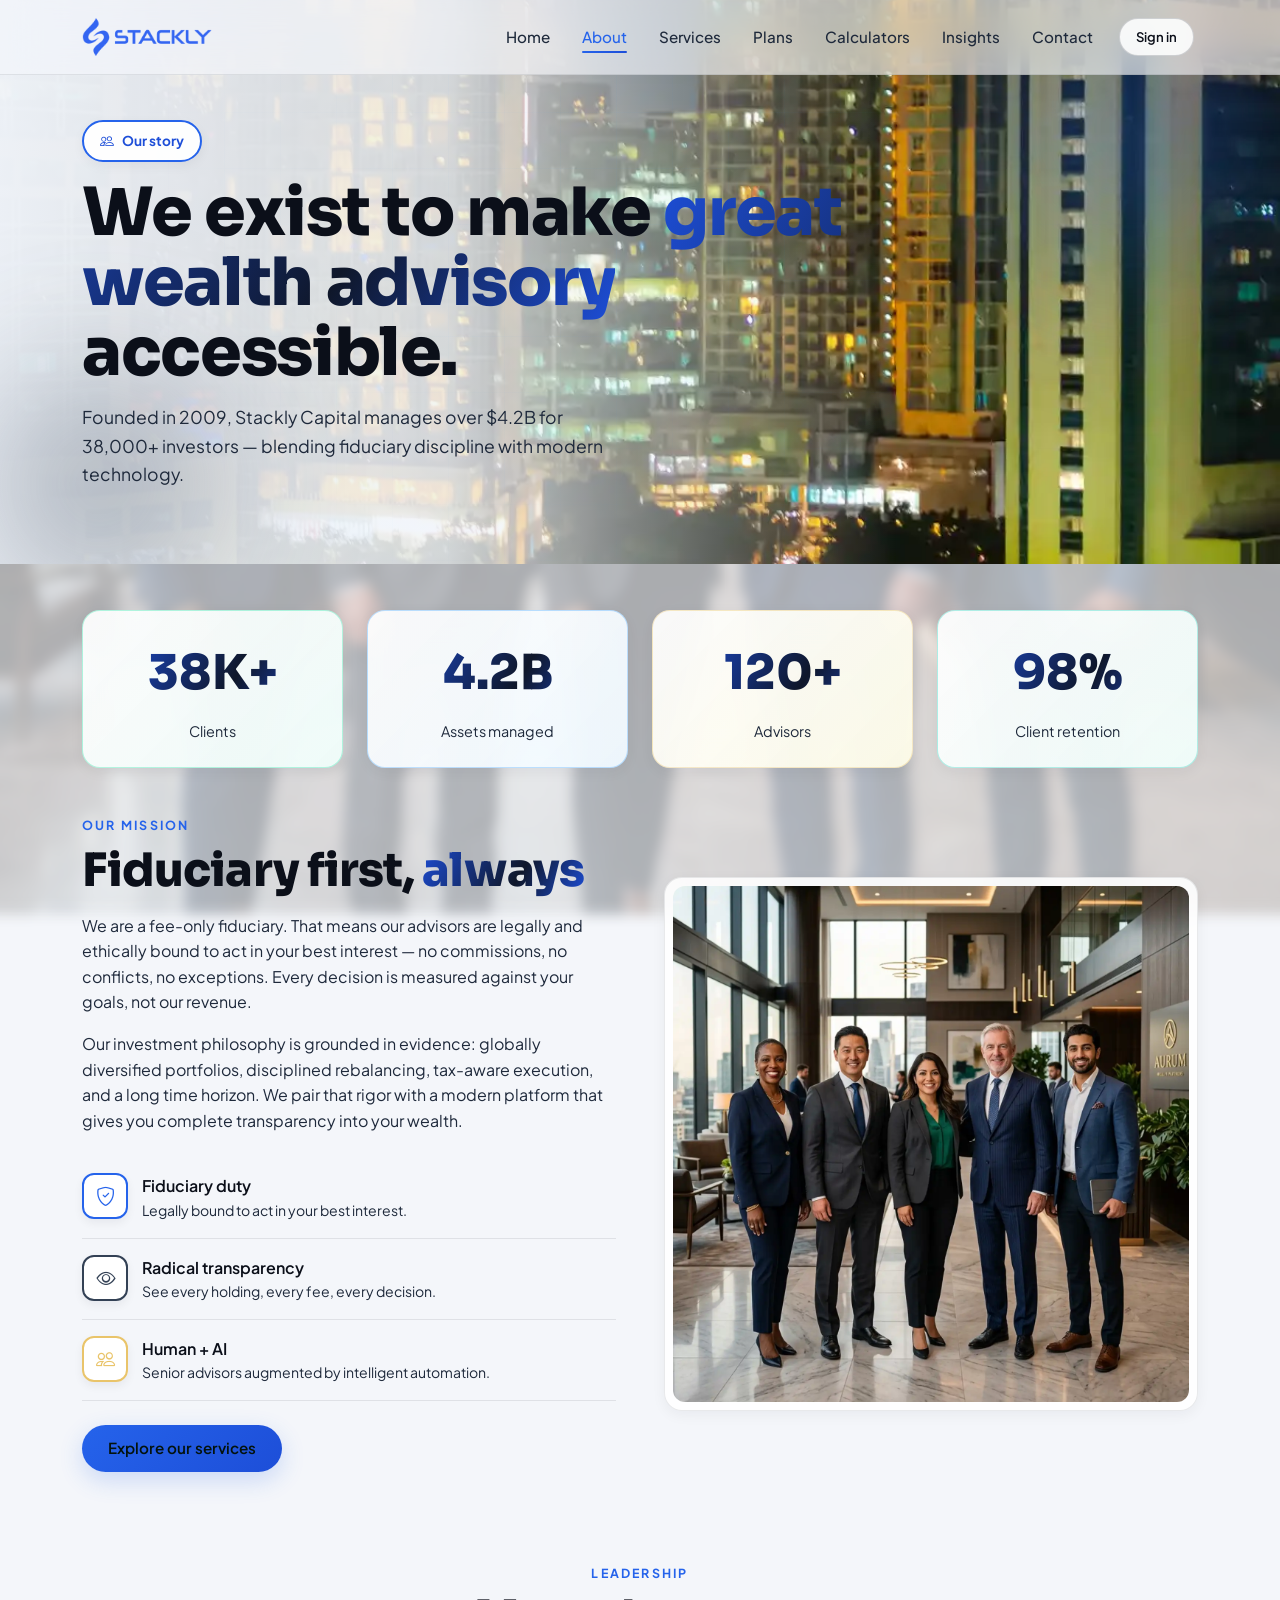
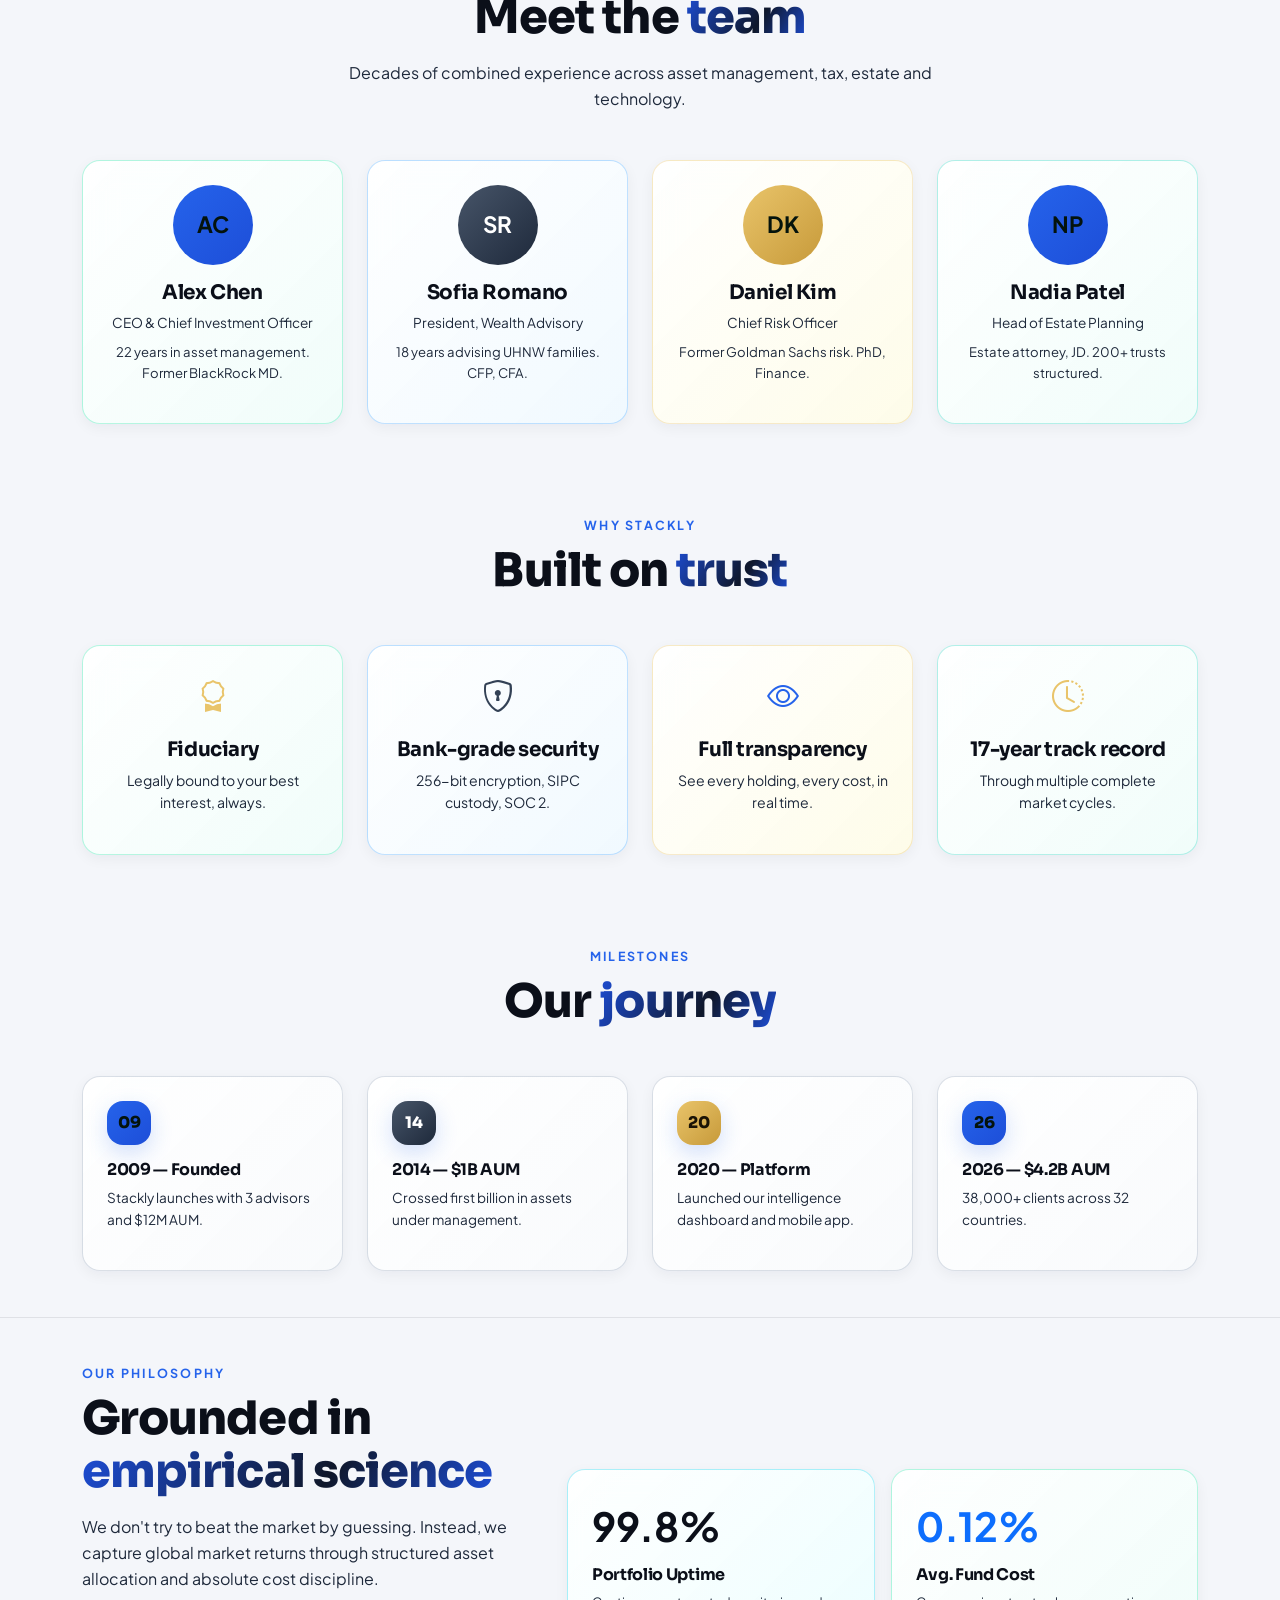
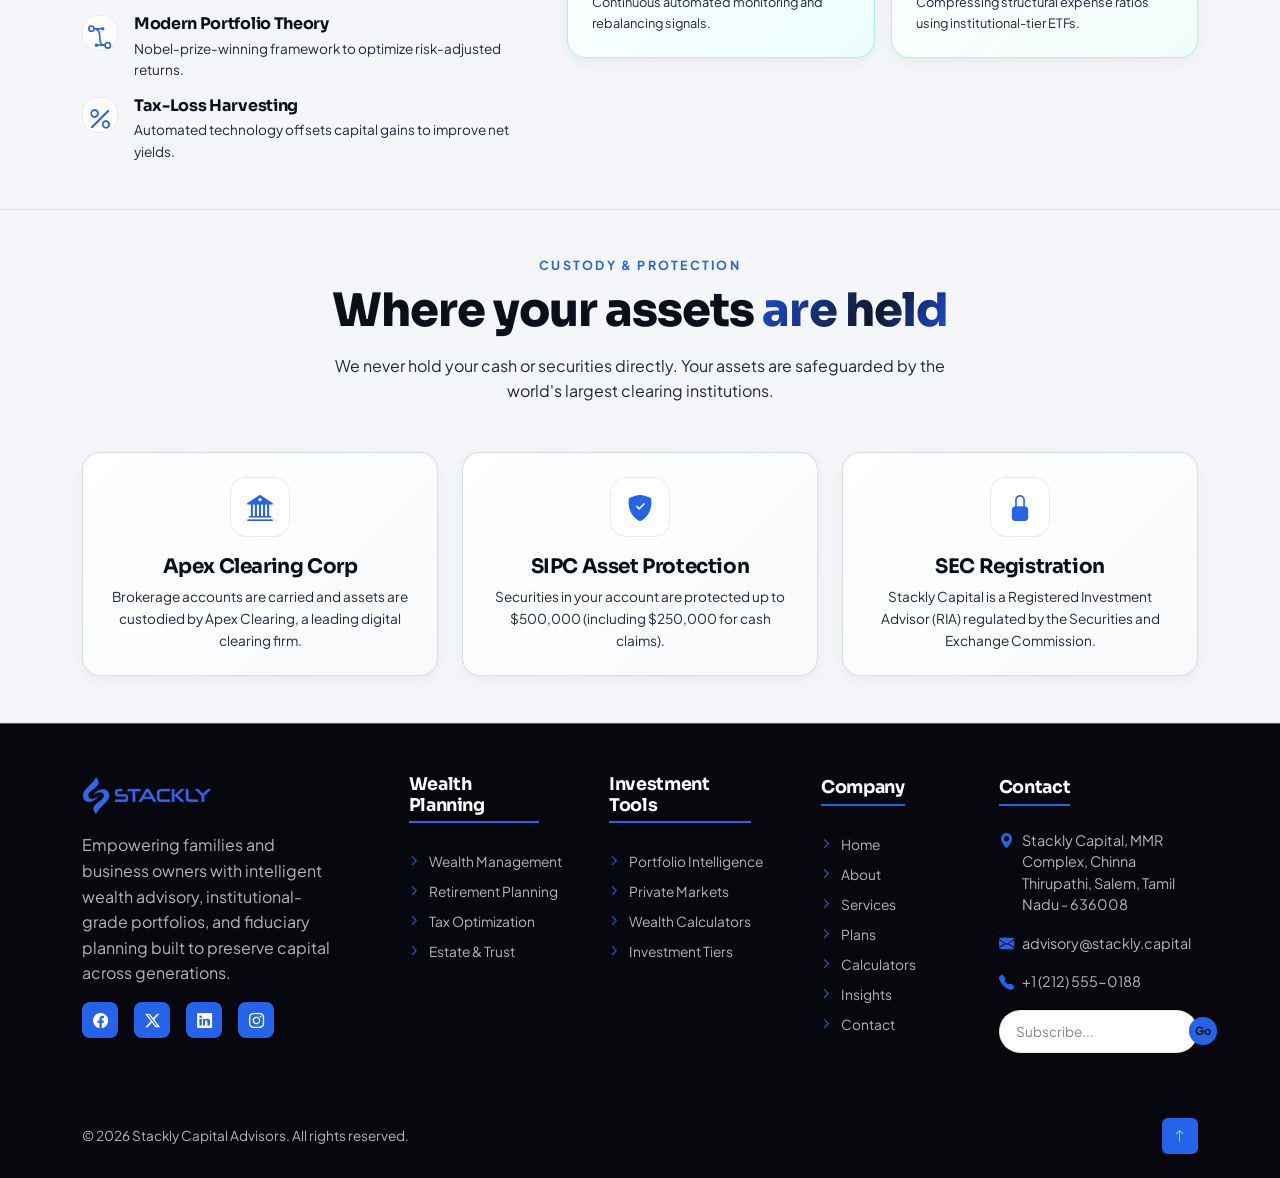
<file: about.html>
<!doctype html>
<html lang="en" data-theme="light">

<head>
  <meta charset="UTF-8" />
  <meta name="viewport" content="width=device-width, initial-scale=1.0" />
  <title>About — Stackly Capital</title>
  <link rel="icon"
    href="data:image/svg+xml,%3Csvg xmlns='http://www.w3.org/2000/svg' viewBox='0 0 32 32'%3E%3Crect width='32' height='32' rx='8' fill='%232ee6a8'/%3E%3Cpath d='M7 21l5-6 4 3 9-10' stroke='%2304130c' stroke-width='2.5' fill='none' stroke-linecap='round' stroke-linejoin='round'/%3E%3C/svg%3E" />
  <link
    href="https://fonts.googleapis.com/css2?family=Plus+Jakarta+Sans:wght@400;500;600;700;800&family=Sora:wght@600;700;800&family=JetBrains+Mono:wght@500;700&display=swap"
    rel="stylesheet" />
  <link href="https://cdn.jsdelivr.net/npm/bootstrap@5.3.3/dist/css/bootstrap.min.css" rel="stylesheet" />
  <link href="https://cdn.jsdelivr.net/npm/bootstrap-icons@1.11.3/font/bootstrap-icons.css" rel="stylesheet" />
  <link href="css/style.css" rel="stylesheet" />
</head>

<body class="page-about">
  <nav class="navbar navbar-expand-lg navbar-glass">
    <div class="container">
      <a class="brand" href="index.html"><span class="brand-mark"><img src="assets/logo-stackly.png"
            alt="Logo"></span><span class="brand-name">Stackly<b>Capital</b></span></a>
      <button class="navbar-toggler text-dark border-0" type="button" data-bs-toggle="collapse"
        data-bs-target="#nav"><i class="bi bi-list fs-2"></i></button>
      <div class="collapse navbar-collapse justify-content-end" id="nav">
        <div class="d-lg-none d-flex justify-content-between align-items-center mb-4 w-100">
          <span class="brand-mark"><img src="assets/logo-stackly.png" alt="Logo"></span>
          <button type="button" class="btn-close btn-close-white" data-bs-toggle="collapse"
            data-bs-target="#nav"></button>
        </div>
        <div class="d-lg-none mb-4 w-100">
          <div
            style="font-size:1.1rem; font-weight:700; color:var(--text); margin-bottom:12px; font-family:var(--font-display);">
            Search Now!</div>
          <div class="input-group">
            <input type="text" class="form-control bg-dark border-secondary text-light" placeholder="Search here...">
            <span class="input-group-text bg-dark border-secondary text-light"><i class="bi bi-search"></i></span>
          </div>
        </div>
        <ul class="navbar-nav align-items-lg-center gap-lg-1">
          <li class="nav-item"><a class="nav-link nav-link-custom" data-nav="index.html" href="index.html">Home</a></li>
          <li class="nav-item"><a class="nav-link nav-link-custom" data-nav="about.html" href="about.html">About</a>
          </li>
          <li class="nav-item"><a class="nav-link nav-link-custom" data-nav="services.html"
              href="services.html">Services</a></li>
          <li class="nav-item"><a class="nav-link nav-link-custom" data-nav="plans.html" href="plans.html">Plans</a>
          </li>
          <li class="nav-item"><a class="nav-link nav-link-custom" data-nav="calculators.html"
              href="calculators.html">Calculators</a></li>
          <li class="nav-item"><a class="nav-link nav-link-custom" data-nav="blog.html" href="blog.html">Insights</a>
          </li>
          <li class="nav-item"><a class="nav-link nav-link-custom" data-nav="contact.html"
              href="contact.html">Contact</a></li>
          <li class="nav-item ms-lg-2"><a class="btn btn-ghost btn-sm-grad" href="login.html">Sign in</a></li>
          <li class="nav-item"><a class="btn btn-grad btn-sm-grad" href="register.html">Get started</a></li>
        </ul>
        <div class="d-lg-none mt-auto pt-4 border-top border-secondary w-100">
          <div
            style="font-size:1.1rem; font-weight:700; color:var(--text); margin-bottom:15px; font-family:var(--font-display);">
            Contact Info</div>
          <div class="mb-3">
            <div style="font-size:0.75rem; color:var(--text-dim); text-transform:uppercase;">Phone</div>
            <div style="font-size:0.9rem; color:var(--text-muted);">+91 7010792745</div>
          </div>
          <div class="mb-3">
            <div style="font-size:0.75rem; color:var(--text-dim); text-transform:uppercase;">Email</div>
            <div style="font-size:0.9rem; color:var(--text-muted);">info@Stackly.com</div>
          </div>
          <div>
            <div style="font-size:0.75rem; color:var(--text-dim); text-transform:uppercase;">Location</div>
            <div style="font-size:0.9rem; color:var(--text-muted);">Stackly, salem</div>
          </div>
        </div>
      </div>
    </div>
  </nav>

  <header class="hero" style="min-height:62vh;">
    <div class="hero-bg" style="background-image:url('assets/bg-register.webp');"></div>
    <div class="hero-grid-bg"></div>
    <div class="hero-orb a"></div>
    <div class="hero-orb b"></div>
    <div class="container position-relative">
      <div class="reveal" style="max-width:760px;">
        <span class="hero-eyebrow"><i class="bi bi-people"></i> Our story</span>
        <h1 class="hero-title mt-3">We exist to make <span class="grad">great wealth advisory</span> accessible.</h1>
        <p class="hero-sub mt-3">Founded in 2009, Stackly Capital manages over $4.2B for 38,000+ investors — blending
          fiduciary discipline with modern technology.</p>
      </div>
    </div>
  </header>

  <section class="section">
    <div class="container">
      <div class="row g-4 text-center mb-5">
        <div class="col-6 col-lg-3 reveal">
          <div class="glass card-green p-4 h-100">
            <div class="counter" data-counter="38" data-suffix="K+">0</div>
            <div class="counter-label mt-2">Clients</div>
          </div>
        </div>
        <div class="col-6 col-lg-3 reveal d1">
          <div class="glass card-blue p-4 h-100">
            <div class="counter" data-counter="4.2" data-decimals="1" data-suffix="B">0</div>
            <div class="counter-label mt-2">Assets managed</div>
          </div>
        </div>
        <div class="col-6 col-lg-3 reveal d2">
          <div class="glass card-gold p-4 h-100">
            <div class="counter" data-counter="120" data-suffix="+">0</div>
            <div class="counter-label mt-2">Advisors</div>
          </div>
        </div>
        <div class="col-6 col-lg-3 reveal d3">
          <div class="glass card-teal p-4 h-100">
            <div class="counter" data-counter="98" data-suffix="%">0</div>
            <div class="counter-label mt-2">Client retention</div>
          </div>
        </div>
      </div>

      <div class="row align-items-center g-5 reveal">
        <div class="col-lg-6">
          <div class="eyebrow">Our mission</div>
          <h2 class="section-title mt-2">Fiduciary first, <span class="grad-text">always</span></h2>
          <p class="text-muted-2 mt-3">We are a fee-only fiduciary. That means our advisors are legally and ethically
            bound to act in your best interest — no commissions, no conflicts, no exceptions. Every decision is measured
            against your goals, not our revenue.</p>
          <p class="text-muted-2 mt-3">Our investment philosophy is grounded in evidence: globally diversified
            portfolios, disciplined rebalancing, tax-aware execution, and a long time horizon. We pair that rigor with a
            modern platform that gives you complete transparency into your wealth.</p>
          <div class="value-row mt-4">
            <div class="value-ic icon-green"><i class="bi bi-shield-check"></i></div>
            <div>
              <div class="fw-semibold">Fiduciary duty</div>
              <div class="text-muted-2" style="font-size:.88rem">Legally bound to act in your best interest.</div>
            </div>
          </div>
          <div class="value-row">
            <div class="value-ic icon-blue"><i class="bi bi-eye"></i></div>
            <div>
              <div class="fw-semibold">Radical transparency</div>
              <div class="text-muted-2" style="font-size:.88rem">See every holding, every fee, every decision.</div>
            </div>
          </div>
          <div class="value-row">
            <div class="value-ic icon-gold"><i class="bi bi-people"></i></div>
            <div>
              <div class="fw-semibold">Human + AI</div>
              <div class="text-muted-2" style="font-size:.88rem">Senior advisors augmented by intelligent automation.
              </div>
            </div>
          </div>
          <a href="404.html" class="btn btn-grad mt-4">Explore our services</a>
        </div>
        <div class="col-lg-6">
          <div class="glass p-2" style="border-radius: var(--radius); overflow: hidden; height: 100%;">
            <img src="assets/bg-about.webp" alt="Fiduciary Advisory Team" style="width: 100%; height: 100%; min-height: 400px; object-fit: cover; border-radius: calc(var(--radius) - 6px);">
          </div>
        </div>
      </div>
    </div>
  </section>

  <section class="section" style="background:transparent;">
    <div class="container">
      <div class="text-center mb-5 reveal">
        <div class="eyebrow">Leadership</div>
        <h2 class="section-title mt-2">Meet the <span class="grad-text">team</span></h2>
        <p class="section-sub mt-3">Decades of combined experience across asset management, tax, estate and technology.
        </p>
      </div>
      <div class="row g-4">
        <div class="col-md-6 col-lg-3 reveal">
          <div class="glass card-green p-4 text-center h-100">
            <div class="tst-avatar mx-auto" style="width:80px;height:80px;font-size:1.4rem;">AC</div>
            <h5 class="mt-3">Alex Chen</h5>
            <div class="text-muted-2" style="font-size:.85rem">CEO & Chief Investment Officer</div>
            <p class="text-muted-2 mt-2" style="font-size:.82rem">22 years in asset management. Former BlackRock MD.</p>
          </div>
        </div>
        <div class="col-md-6 col-lg-3 reveal d1">
          <div class="glass card-blue p-4 text-center h-100">
            <div class="tst-avatar mx-auto"
              style="width:80px;height:80px;font-size:1.4rem;background:var(--grad-accent);color:#ffffff;">SR</div>
            <h5 class="mt-3">Sofia Romano</h5>
            <div class="text-muted-2" style="font-size:.85rem">President, Wealth Advisory</div>
            <p class="text-muted-2 mt-2" style="font-size:.82rem">18 years advising UHNW families. CFP, CFA.</p>
          </div>
        </div>
        <div class="col-md-6 col-lg-3 reveal d2">
          <div class="glass card-gold p-4 text-center h-100">
            <div class="tst-avatar mx-auto" style="width:80px;height:80px;font-size:1.4rem;background:var(--grad-gold)">
              DK</div>
            <h5 class="mt-3">Daniel Kim</h5>
            <div class="text-muted-2" style="font-size:.85rem">Chief Risk Officer</div>
            <p class="text-muted-2 mt-2" style="font-size:.82rem">Former Goldman Sachs risk. PhD, Finance.</p>
          </div>
        </div>
        <div class="col-md-6 col-lg-3 reveal d3">
          <div class="glass card-teal p-4 text-center h-100">
            <div class="tst-avatar mx-auto" style="width:80px;height:80px;font-size:1.4rem;">NP</div>
            <h5 class="mt-3">Nadia Patel</h5>
            <div class="text-muted-2" style="font-size:.85rem">Head of Estate Planning</div>
            <p class="text-muted-2 mt-2" style="font-size:.82rem">Estate attorney, JD. 200+ trusts structured.</p>
          </div>
        </div>
      </div>
    </div>
  </section>

  <section class="section">
    <div class="container">
      <div class="text-center mb-5 reveal">
        <div class="eyebrow">Why Stackly</div>
        <h2 class="section-title mt-2">Built on <span class="grad-text">trust</span></h2>
      </div>
      <div class="row g-4">
        <div class="col-md-6 col-lg-3 reveal">
          <div class="glass card-green p-4 h-100 text-center"><i class="bi bi-award"
              style="font-size:2rem;color:var(--gold)"></i>
            <h5 class="mt-3">Fiduciary</h5>
            <p class="text-muted-2" style="font-size:.88rem">Legally bound to your best interest, always.</p>
          </div>
        </div>
        <div class="col-md-6 col-lg-3 reveal d1">
          <div class="glass card-blue p-4 h-100 text-center"><i class="bi bi-shield-lock"
              style="font-size:2rem;color:var(--accent)"></i>
            <h5 class="mt-3">Bank-grade security</h5>
            <p class="text-muted-2" style="font-size:.88rem">256-bit encryption, SIPC custody, SOC 2.</p>
          </div>
        </div>
        <div class="col-md-6 col-lg-3 reveal d2">
          <div class="glass card-gold p-4 h-100 text-center"><i class="bi bi-eye"
              style="font-size:2rem;color:var(--primary)"></i>
            <h5 class="mt-3">Full transparency</h5>
            <p class="text-muted-2" style="font-size:.88rem">See every holding, every cost, in real time.</p>
          </div>
        </div>
        <div class="col-md-6 col-lg-3 reveal d3">
          <div class="glass card-teal p-4 h-100 text-center"><i class="bi bi-clock-history"
              style="font-size:2rem;color:var(--gold)"></i>
            <h5 class="mt-3">17-year track record</h5>
            <p class="text-muted-2" style="font-size:.88rem">Through multiple complete market cycles.</p>
          </div>
        </div>
      </div>
    </div>
  </section>

  <section class="section" style="background:transparent;">
    <div class="container">
      <div class="text-center mb-5 reveal">
        <div class="eyebrow">Milestones</div>
        <h2 class="section-title mt-2">Our <span class="grad-text">journey</span></h2>
      </div>
      <div class="row g-4">
        <div class="col-md-6 col-lg-3 reveal">
          <div class="glass card-slate p-4 h-100">
            <div class="step-num" style="width:44px;height:44px;font-size:1rem;">09</div>
            <h6 class="mt-3">2009 — Founded</h6>
            <p class="text-muted-2" style="font-size:.85rem">Stackly launches with 3 advisors and $12M AUM.</p>
          </div>
        </div>
        <div class="col-md-6 col-lg-3 reveal d1">
          <div class="glass card-slate p-4 h-100">
            <div class="step-num"
              style="width:44px;height:44px;font-size:1rem;background:var(--grad-accent);color:#fff;">14</div>
            <h6 class="mt-3">2014 — $1B AUM</h6>
            <p class="text-muted-2" style="font-size:.85rem">Crossed first billion in assets under management.</p>
          </div>
        </div>
        <div class="col-md-6 col-lg-3 reveal d2">
          <div class="glass card-slate p-4 h-100">
            <div class="step-num"
              style="width:44px;height:44px;font-size:1rem;background:var(--grad-gold);color:#1a1305;">20</div>
            <h6 class="mt-3">2020 — Platform</h6>
            <p class="text-muted-2" style="font-size:.85rem">Launched our intelligence dashboard and mobile app.</p>
          </div>
        </div>
        <div class="col-md-6 col-lg-3 reveal d3">
          <div class="glass card-slate p-4 h-100">
            <div class="step-num" style="width:44px;height:44px;font-size:1rem;">26</div>
            <h6 class="mt-3">2026 — $4.2B AUM</h6>
            <p class="text-muted-2" style="font-size:.85rem">38,000+ clients across 32 countries.</p>
          </div>
        </div>
      </div>
    </div>
  </section>

  <!-- Section: Empirical Philosophy -->
  <section class="section" style="border-top: 1px solid var(--border);">
    <div class="container">
      <div class="row align-items-center g-5 reveal">
        <div class="col-lg-5">
          <div class="eyebrow">Our Philosophy</div>
          <h2 class="section-title mt-2">Grounded in <span class="grad-text">empirical science</span></h2>
          <p class="text-muted-2 mt-3">We don't try to beat the market by guessing. Instead, we capture global market
            returns through structured asset allocation and absolute cost discipline.</p>
          <div class="mt-4">
            <div class="d-flex align-items-start gap-3 mb-3">
              <div class="svc-icon" style="width:36px;height:36px;margin-bottom:0;flex-shrink:0;"><i
                  class="bi bi-bezier2"></i></div>
              <div>
                <h6 class="mb-1">Modern Portfolio Theory</h6>
                <p class="text-muted-2 mb-0" style="font-size:.85rem">Nobel-prize-winning framework to optimize
                  risk-adjusted returns.</p>
              </div>
            </div>
            <div class="d-flex align-items-start gap-3">
              <div class="svc-icon" style="width:36px;height:36px;margin-bottom:0;flex-shrink:0;"><i
                  class="bi bi-percent"></i></div>
              <div>
                <h6 class="mb-1">Tax-Loss Harvesting</h6>
                <p class="text-muted-2 mb-0" style="font-size:.85rem">Automated technology offsets capital gains to
                  improve net yields.</p>
              </div>
            </div>
          </div>
        </div>
        <div class="col-lg-7">
          <div class="row g-3">
            <div class="col-6">
              <div class="glass card-cyan p-4 h-100">
                <div class="fs-1 fw-bold text-accent">99.8%</div>
                <h6 class="mt-2">Portfolio Uptime</h6>
                <p class="text-muted-2 mb-0" style="font-size:.8rem">Continuous automated monitoring and rebalancing
                  signals.</p>
              </div>
            </div>
            <div class="col-6">
              <div class="glass card-green p-4 h-100">
                <div class="fs-1 fw-bold text-primary">0.12%</div>
                <h6 class="mt-2">Avg. Fund Cost</h6>
                <p class="text-muted-2 mb-0" style="font-size:.8rem">Compressing structural expense ratios using
                  institutional-tier ETFs.</p>
              </div>
            </div>
          </div>
        </div>
      </div>
    </div>
  </section>

  <!-- Section: Custody & Protection -->
  <section class="section"
    style="background:transparent; border-top: 1px solid var(--border); border-bottom: 1px solid var(--border);">
    <div class="container">
      <div class="text-center mb-5 reveal">
        <div class="eyebrow">Custody & Protection</div>
        <h2 class="section-title mt-2">Where your assets <span class="grad-text">are held</span></h2>
        <p class="section-sub mt-3">We never hold your cash or securities directly. Your assets are safeguarded by the
          world's largest clearing institutions.</p>
      </div>
      <div class="row g-4 reveal">
        <div class="col-md-4">
          <div class="glass card-slate p-4 text-center h-100">
            <div class="svc-icon mx-auto"><i class="bi bi-bank2"></i></div>
            <h5 class="mt-3">Apex Clearing Corp</h5>
            <p class="text-muted-2 mb-0" style="font-size:.85rem">Brokerage accounts are carried and assets are
              custodied by Apex Clearing, a leading digital clearing firm.</p>
          </div>
        </div>
        <div class="col-md-4">
          <div class="glass card-slate p-4 text-center h-100">
            <div class="svc-icon mx-auto"><i class="bi bi-shield-fill-check"></i></div>
            <h5 class="mt-3">SIPC Asset Protection</h5>
            <p class="text-muted-2 mb-0" style="font-size:.85rem">Securities in your account are protected up to
              $500,000 (including $250,000 for cash claims).</p>
          </div>
        </div>
        <div class="col-md-4">
          <div class="glass card-slate p-4 text-center h-100">
            <div class="svc-icon mx-auto"><i class="bi bi-lock-fill"></i></div>
            <h5 class="mt-3">SEC Registration</h5>
            <p class="text-muted-2 mb-0" style="font-size:.85rem">Stackly Capital is a Registered Investment Advisor
              (RIA) regulated by the Securities and Exchange Commission.</p>
          </div>
        </div>
      </div>
    </div>
  </section>

  <footer class="footer">
    <div class="container">
      <div class="footer-row-custom">
        <div class="footer-col-brand">
          <a class="brand mb-3" href="index.html">
            <span class="brand-mark"><img src="assets/logo-stackly.png" alt="Logo"></span>
            <span class="brand-name">Stackly<b>Capital</b></span>
          </a>
          <p class="text-muted-2 mt-3" style="max-width:340px;">Empowering families and business owners with intelligent
            wealth advisory, institutional-grade portfolios, and fiduciary planning built to preserve capital across
            generations.</p>
          <div class="d-flex gap-2 mt-3">
            <a class="social-ic" href="404.html"><i class="bi bi-facebook"></i></a>
            <a class="social-ic" href="404.html"><i class="bi bi-twitter-x"></i></a>
            <a class="social-ic" href="404.html"><i class="bi bi-linkedin"></i></a>
            <a class="social-ic" href="404.html"><i class="bi bi-instagram"></i></a>
          </div>
        </div>
        <div class="footer-col-links-planning footer-links">
          <h6>Wealth Planning</h6>
          <a href="services.html">Wealth Management</a>
          <a href="services.html">Retirement Planning</a>
          <a href="services.html">Tax Optimization</a>
          <a href="services.html">Estate & Trust</a>
        </div>
        <div class="footer-col-links-tools footer-links">
          <h6>Investment Tools</h6>
          <a href="services.html">Portfolio Intelligence</a>
          <a href="services.html">Private Markets</a>
          <a href="calculators.html">Wealth Calculators</a>
          <a href="plans.html">Investment Tiers</a>
        </div>
        <div class="footer-col-links-company footer-links">
          <h6>Company</h6>
          <a href="index.html">Home</a>
          <a href="about.html">About</a>
          <a href="services.html">Services</a>
          <a href="plans.html">Plans</a>
          <a href="calculators.html">Calculators</a>
          <a href="blog.html">Insights</a>
          <a href="contact.html">Contact</a>
        </div>
        <div class="footer-col-links-support footer-links">
          <h6>Support</h6>
          <a href="404.html">Testimonials</a>
          <a href="login.html">Portal Login</a>
        </div>
        <div class="footer-col-contact">
          <h6>Contact</h6>
          <div class="footer-contact-item d-flex gap-2 align-items-start mb-3">
            <i class="bi bi-geo-alt-fill"></i>
            <span>Stackly Capital, MMR Complex, Chinna Thirupathi, Salem, Tamil Nadu - 636008</span>
          </div>
          <div class="footer-contact-item d-flex gap-2 align-items-center mb-3">
            <i class="bi bi-envelope-fill"></i>
            <a href="mailto:advisory@stackly.capital">advisory@stackly.capital</a>
          </div>
          <div class="footer-contact-item d-flex gap-2 align-items-center mb-3">
            <i class="bi bi-telephone-fill"></i>
            <span>+1 (212) 555-0188</span>
          </div>
          <form class="footer-subscribe-pill" action="404.html">
            <input type="email" placeholder="Subscribe..." required>
            <button class="subscribe-btn" type="submit">Go</button>
          </form>
        </div>
      </div>
      <div class="footer-bottom">
        <span>© 2026 Stackly Capital Advisors. All rights reserved.</span>
        <a href="#" class="scroll-to-top-btn"><i class="bi bi-arrow-up"></i></a>
      </div>
    </div>
  </footer>
  <script src="https://cdn.jsdelivr.net/npm/bootstrap@5.3.3/dist/js/bootstrap.bundle.min.js"></script>
  <script src="js/main.js"></script>
</body>

</html>
</file>
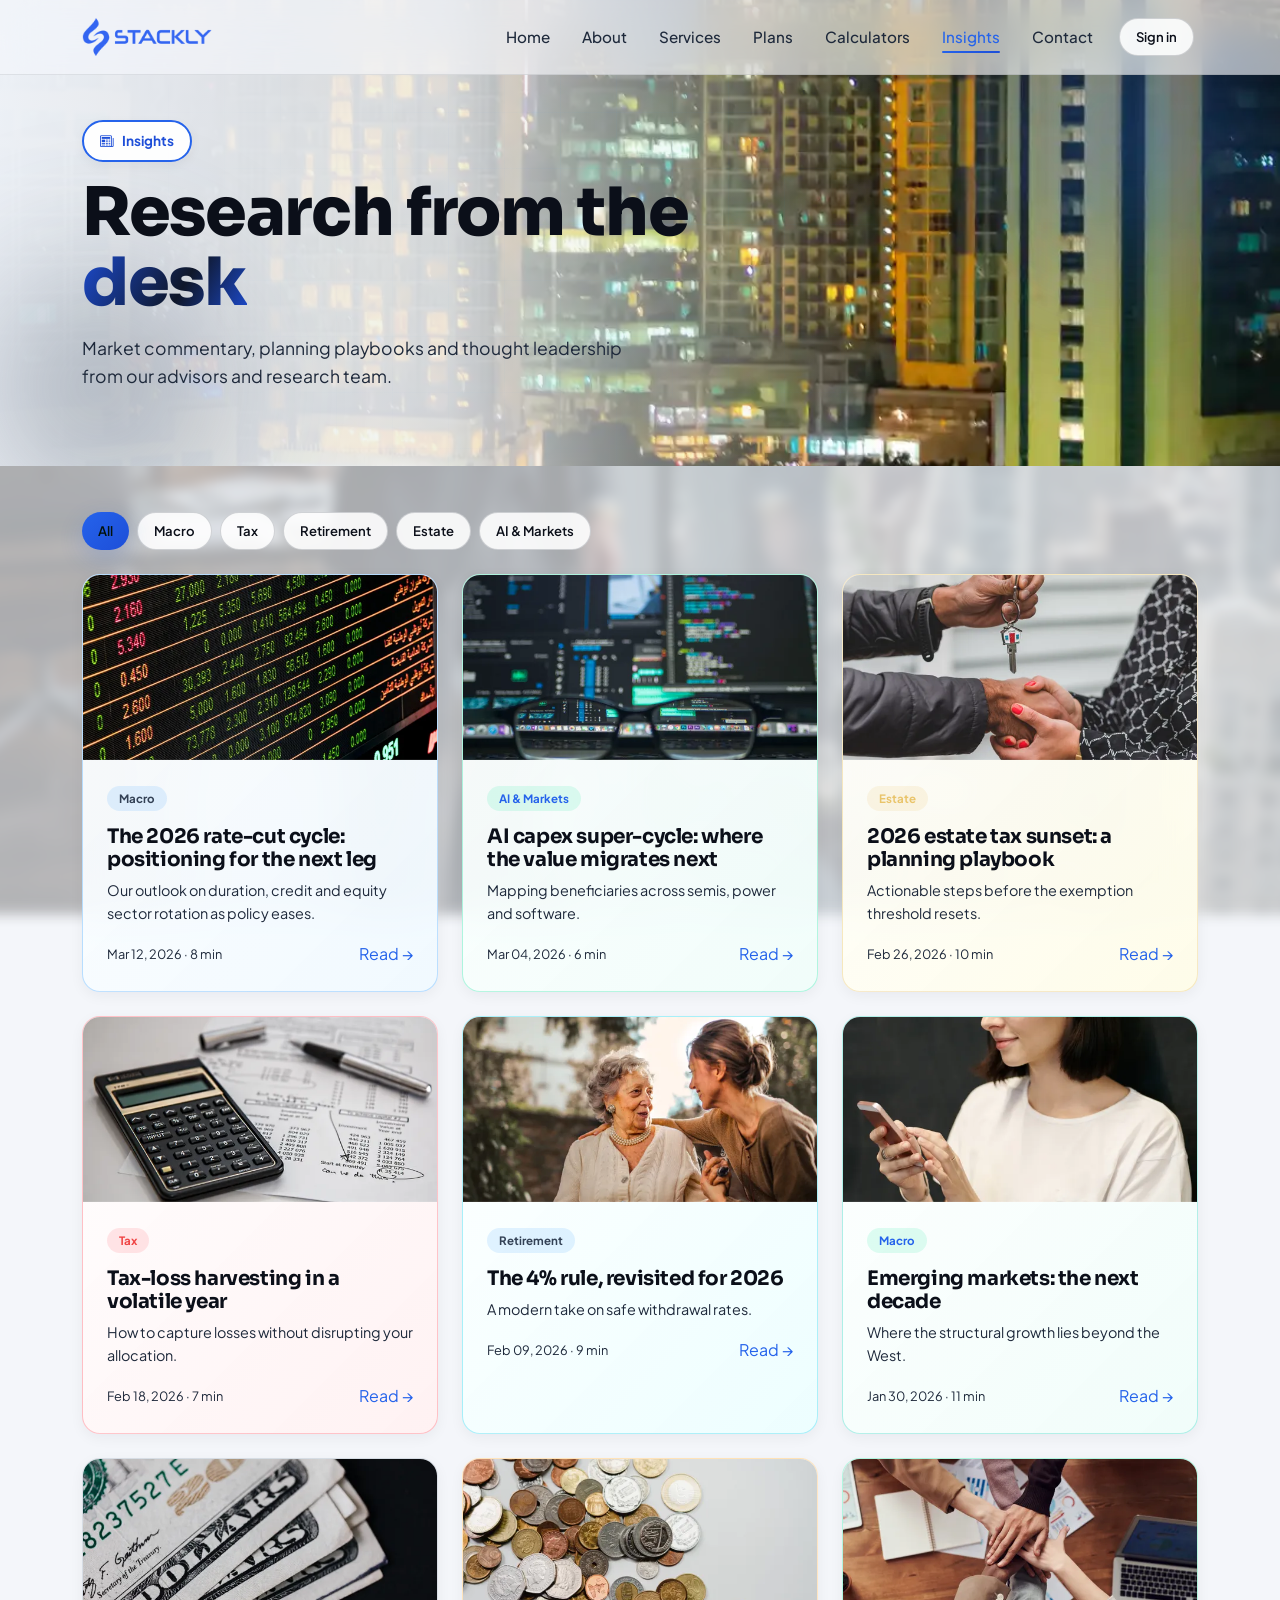
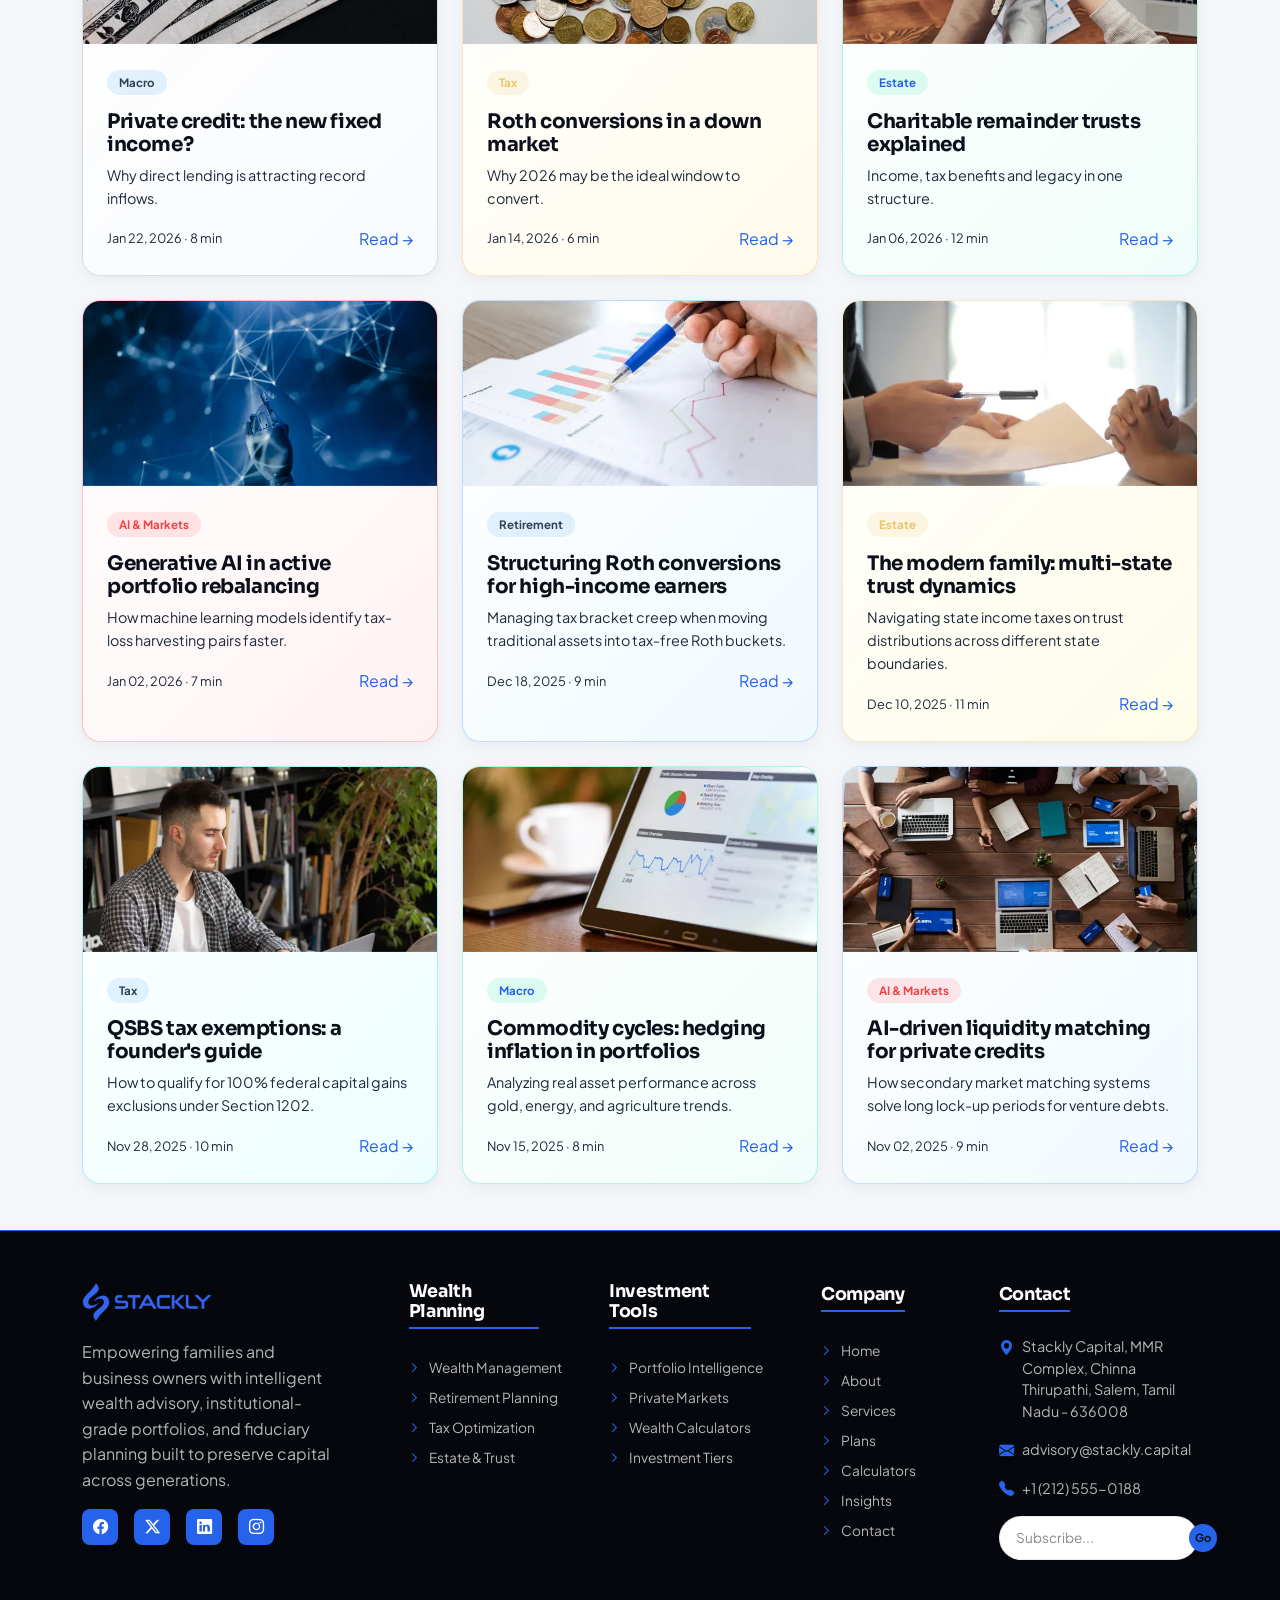
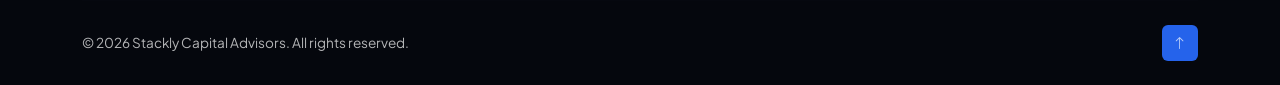
<file: blog.html>
<!doctype html>
<html lang="en" data-theme="light">
<head>
  <meta charset="UTF-8" /><meta name="viewport" content="width=device-width, initial-scale=1.0" />
  <title>Insights — Stackly Capital</title>
  <link rel="icon" href="data:image/svg+xml,%3Csvg xmlns='http://www.w3.org/2000/svg' viewBox='0 0 32 32'%3E%3Crect width='32' height='32' rx='8' fill='%232ee6a8'/%3E%3Cpath d='M7 21l5-6 4 3 9-10' stroke='%2304130c' stroke-width='2.5' fill='none' stroke-linecap='round' stroke-linejoin='round'/%3E%3C/svg%3E" />
  <link href="https://fonts.googleapis.com/css2?family=Plus+Jakarta+Sans:wght@400;500;600;700;800&family=Sora:wght@600;700;800&family=JetBrains+Mono:wght@500;700&display=swap" rel="stylesheet" />
  <link href="https://cdn.jsdelivr.net/npm/bootstrap@5.3.3/dist/css/bootstrap.min.css" rel="stylesheet" />
  <link href="https://cdn.jsdelivr.net/npm/bootstrap-icons@1.11.3/font/bootstrap-icons.css" rel="stylesheet" />
  <link href="css/style.css" rel="stylesheet" />
</head>
<body class="page-blog">
  <nav class="navbar navbar-expand-lg navbar-glass">
    <div class="container">
      <a class="brand" href="index.html"><span class="brand-mark"><img src="assets/logo-stackly.png" alt="Logo"></span><span class="brand-name">Stackly<b>Capital</b></span></a>
      <button class="navbar-toggler text-dark border-0" type="button" data-bs-toggle="collapse" data-bs-target="#nav"><i class="bi bi-list fs-2"></i></button>
      <div class="collapse navbar-collapse justify-content-end" id="nav">
        <div class="d-lg-none d-flex justify-content-between align-items-center mb-4 w-100">
          <span class="brand-mark"><img src="assets/logo-stackly.png" alt="Logo"></span>
          <button type="button" class="btn-close btn-close-white" data-bs-toggle="collapse" data-bs-target="#nav"></button>
        </div>
        <div class="d-lg-none mb-4 w-100">
          <div style="font-size:1.1rem; font-weight:700; color:var(--text); margin-bottom:12px; font-family:var(--font-display);">Search Now!</div>
          <div class="input-group">
            <input type="text" class="form-control bg-dark border-secondary text-light" placeholder="Search here...">
            <span class="input-group-text bg-dark border-secondary text-light"><i class="bi bi-search"></i></span>
          </div>
        </div>
        <ul class="navbar-nav align-items-lg-center gap-lg-1">
          <li class="nav-item"><a class="nav-link nav-link-custom" data-nav="index.html" href="index.html">Home</a></li>
          <li class="nav-item"><a class="nav-link nav-link-custom" data-nav="about.html" href="about.html">About</a></li>
          <li class="nav-item"><a class="nav-link nav-link-custom" data-nav="services.html" href="services.html">Services</a></li>
          <li class="nav-item"><a class="nav-link nav-link-custom" data-nav="plans.html" href="plans.html">Plans</a></li>
          <li class="nav-item"><a class="nav-link nav-link-custom" data-nav="calculators.html" href="calculators.html">Calculators</a></li>
          <li class="nav-item"><a class="nav-link nav-link-custom" data-nav="blog.html" href="blog.html">Insights</a></li>
          <li class="nav-item"><a class="nav-link nav-link-custom" data-nav="contact.html" href="contact.html">Contact</a></li>
          <li class="nav-item ms-lg-2"><a class="btn btn-ghost btn-sm-grad" href="login.html">Sign in</a></li>
          <li class="nav-item"><a class="btn btn-grad btn-sm-grad" href="register.html">Get started</a></li>
        </ul>
        <div class="d-lg-none mt-auto pt-4 border-top border-secondary w-100">
          <div style="font-size:1.1rem; font-weight:700; color:var(--text); margin-bottom:15px; font-family:var(--font-display);">Contact Info</div>
          <div class="mb-3">
            <div style="font-size:0.75rem; color:var(--text-dim); text-transform:uppercase;">Phone</div>
            <div style="font-size:0.9rem; color:var(--text-muted);">+91 7010792745</div>
          </div>
          <div class="mb-3">
            <div style="font-size:0.75rem; color:var(--text-dim); text-transform:uppercase;">Email</div>
            <div style="font-size:0.9rem; color:var(--text-muted);">info@Stackly.com</div>
          </div>
          <div>
            <div style="font-size:0.75rem; color:var(--text-dim); text-transform:uppercase;">Location</div>
            <div style="font-size:0.9rem; color:var(--text-muted);">Stackly, salem</div>
          </div>
        </div>
      </div>
    </div>
  </nav>

  <header class="hero" style="min-height:50vh;">
    <div class="hero-bg" style="background-image:url('assets/bg-register.webp');"></div>
    <div class="hero-grid-bg"></div><div class="hero-orb a"></div><div class="hero-orb b"></div>
    <div class="container position-relative">
      <div class="reveal" style="max-width:760px;">
        <span class="hero-eyebrow"><i class="bi bi-newspaper"></i> Insights</span>
        <h1 class="hero-title mt-3">Research from the <span class="grad">desk</span></h1>
        <p class="hero-sub mt-3">Market commentary, planning playbooks and thought leadership from our advisors and research team.</p>
      </div>
    </div>
  </header>

  <section class="section">
    <div class="container">
      <div class="d-flex flex-wrap gap-2 mb-4 reveal">
        <button class="btn btn-grad btn-sm-grad filter-btn" onclick="filterCategory('all', this)">All</button>
        <button class="btn btn-ghost btn-sm-grad filter-btn" onclick="filterCategory('macro', this)">Macro</button>
        <button class="btn btn-ghost btn-sm-grad filter-btn" onclick="filterCategory('tax', this)">Tax</button>
        <button class="btn btn-ghost btn-sm-grad filter-btn" onclick="filterCategory('retirement', this)">Retirement</button>
        <button class="btn btn-ghost btn-sm-grad filter-btn" onclick="filterCategory('estate', this)">Estate</button>
        <button class="btn btn-ghost btn-sm-grad filter-btn" onclick="filterCategory('ai-markets', this)">AI & Markets</button>
      </div>
      <div class="row g-4">
        <!-- Card 1 -->
        <div class="col-md-6 col-lg-4 reveal blog-card-item" data-category="macro"><div class="glass card-blue overflow-hidden h-100"><div class="blog-card-img" style="height:185px; background-image: url('assets/blog-rate-cut.webp'); background-size: cover; background-position: center; border-bottom: 1px solid rgba(255,255,255,0.08);"></div><div class="p-4"><span class="badge-soft badge-blue">Macro</span><h5 class="mt-3">The 2026 rate-cut cycle: positioning for the next leg</h5><p class="text-muted-2" style="font-size:.9rem">Our outlook on duration, credit and equity sector rotation as policy eases.</p><div class="d-flex justify-content-between align-items-center mt-3"><span class="text-muted-2" style="font-size:.8rem">Mar 12, 2026 · 8 min</span><a href="404.html">Read →</a></div></div></div></div>
        
        <!-- Card 2 -->
        <div class="col-md-6 col-lg-4 reveal d1 blog-card-item" data-category="ai-markets"><div class="glass card-green overflow-hidden h-100"><div class="blog-card-img" style="height:185px; background-image: url('assets/blog-ai-capex.webp'); background-size: cover; background-position: center; border-bottom: 1px solid rgba(255,255,255,0.08);"></div><div class="p-4"><span class="badge-soft badge-green">AI & Markets</span><h5 class="mt-3">AI capex super-cycle: where the value migrates next</h5><p class="text-muted-2" style="font-size:.9rem">Mapping beneficiaries across semis, power and software.</p><div class="d-flex justify-content-between align-items-center mt-3"><span class="text-muted-2" style="font-size:.8rem">Mar 04, 2026 · 6 min</span><a href="404.html">Read →</a></div></div></div></div>
        
        <!-- Card 3 -->
        <div class="col-md-6 col-lg-4 reveal d2 blog-card-item" data-category="estate"><div class="glass card-gold overflow-hidden h-100"><div class="blog-card-img" style="height:185px; background-image: url('assets/blog-estate-tax.webp'); background-size: cover; background-position: center; border-bottom: 1px solid rgba(255,255,255,0.08);"></div><div class="p-4"><span class="badge-soft badge-gold">Estate</span><h5 class="mt-3">2026 estate tax sunset: a planning playbook</h5><p class="text-muted-2" style="font-size:.9rem">Actionable steps before the exemption threshold resets.</p><div class="d-flex justify-content-between align-items-center mt-3"><span class="text-muted-2" style="font-size:.8rem">Feb 26, 2026 · 10 min</span><a href="404.html">Read →</a></div></div></div></div>
        
        <!-- Card 4 -->
        <div class="col-md-6 col-lg-4 reveal blog-card-item" data-category="tax"><div class="glass card-rose overflow-hidden h-100"><div class="blog-card-img" style="height:185px; background-image: url('assets/blog-tax-loss.webp'); background-size: cover; background-position: center; border-bottom: 1px solid rgba(255,255,255,0.08);"></div><div class="p-4"><span class="badge-soft badge-red">Tax</span><h5 class="mt-3">Tax-loss harvesting in a volatile year</h5><p class="text-muted-2" style="font-size:.9rem">How to capture losses without disrupting your allocation.</p><div class="d-flex justify-content-between align-items-center mt-3"><span class="text-muted-2" style="font-size:.8rem">Feb 18, 2026 · 7 min</span><a href="404.html">Read →</a></div></div></div></div>
        
        <!-- Card 5 -->
        <div class="col-md-6 col-lg-4 reveal d1 blog-card-item" data-category="retirement"><div class="glass card-cyan overflow-hidden h-100"><div class="blog-card-img" style="height:185px; background-image: url('assets/blog-4percent-rule.webp'); background-size: cover; background-position: center; border-bottom: 1px solid rgba(255,255,255,0.08);"></div><div class="p-4"><span class="badge-soft badge-blue">Retirement</span><h5 class="mt-3">The 4% rule, revisited for 2026</h5><p class="text-muted-2" style="font-size:.9rem">A modern take on safe withdrawal rates.</p><div class="d-flex justify-content-between align-items-center mt-3"><span class="text-muted-2" style="font-size:.8rem">Feb 09, 2026 · 9 min</span><a href="404.html">Read →</a></div></div></div></div>
        
        <div class="col-md-6 col-lg-4 reveal d2 blog-card-item" data-category="macro"><div class="glass card-teal overflow-hidden h-100"><div class="blog-card-img" style="height:185px; background-image: url('assets/blog-emerging-markets.webp'); background-size: cover; background-position: center; border-bottom: 1px solid rgba(255,255,255,0.08);"></div><div class="p-4"><span class="badge-soft badge-green">Macro</span><h5 class="mt-3">Emerging markets: the next decade</h5><p class="text-muted-2" style="font-size:.9rem">Where the structural growth lies beyond the West.</p><div class="d-flex justify-content-between align-items-center mt-3"><span class="text-muted-2" style="font-size:.8rem">Jan 30, 2026 · 11 min</span><a href="404.html">Read →</a></div></div></div></div>
        
        <!-- Card 7 -->
        <div class="col-md-6 col-lg-4 reveal blog-card-item" data-category="macro"><div class="glass card-slate overflow-hidden h-100"><div class="blog-card-img" style="height:185px; background-image: url('assets/blog-private-credit.webp'); background-size: cover; background-position: center; border-bottom: 1px solid rgba(255,255,255,0.08);"></div><div class="p-4"><span class="badge-soft badge-blue">Macro</span><h5 class="mt-3">Private credit: the new fixed income?</h5><p class="text-muted-2" style="font-size:.9rem">Why direct lending is attracting record inflows.</p><div class="d-flex justify-content-between align-items-center mt-3"><span class="text-muted-2" style="font-size:.8rem">Jan 22, 2026 · 8 min</span><a href="404.html">Read →</a></div></div></div></div>
        
        <!-- Card 8 -->
        <div class="col-md-6 col-lg-4 reveal d1 blog-card-item" data-category="tax"><div class="glass card-amber overflow-hidden h-100"><div class="blog-card-img" style="height:185px; background-image: url('assets/blog-roth-conversion.webp'); background-size: cover; background-position: center; border-bottom: 1px solid rgba(255,255,255,0.08);"></div><div class="p-4"><span class="badge-soft badge-gold">Tax</span><h5 class="mt-3">Roth conversions in a down market</h5><p class="text-muted-2" style="font-size:.9rem">Why 2026 may be the ideal window to convert.</p><div class="d-flex justify-content-between align-items-center mt-3"><span class="text-muted-2" style="font-size:.8rem">Jan 14, 2026 · 6 min</span><a href="404.html">Read →</a></div></div></div></div>
        
        <!-- Card 9 -->
        <div class="col-md-6 col-lg-4 reveal d2 blog-card-item" data-category="estate"><div class="glass card-green overflow-hidden h-100"><div class="blog-card-img" style="height:185px; background-image: url('assets/blog-charitable-trusts.webp'); background-size: cover; background-position: center; border-bottom: 1px solid rgba(255,255,255,0.08);"></div><div class="p-4"><span class="badge-soft badge-green">Estate</span><h5 class="mt-3">Charitable remainder trusts explained</h5><p class="text-muted-2" style="font-size:.9rem">Income, tax benefits and legacy in one structure.</p><div class="d-flex justify-content-between align-items-center mt-3"><span class="text-muted-2" style="font-size:.8rem">Jan 06, 2026 · 12 min</span><a href="404.html">Read →</a></div></div></div></div>
        
        <!-- Card 10 -->
        <div class="col-md-6 col-lg-4 reveal blog-card-item" data-category="ai-markets"><div class="glass card-rose overflow-hidden h-100"><div class="blog-card-img" style="height:185px; background-image: url('assets/blog-ai-rebalancing.webp'); background-size: cover; background-position: center; border-bottom: 1px solid rgba(255,255,255,0.08);"></div><div class="p-4"><span class="badge-soft badge-red">AI & Markets</span><h5 class="mt-3">Generative AI in active portfolio rebalancing</h5><p class="text-muted-2" style="font-size:.9rem">How machine learning models identify tax-loss harvesting pairs faster.</p><div class="d-flex justify-content-between align-items-center mt-3"><span class="text-muted-2" style="font-size:.8rem">Jan 02, 2026 · 7 min</span><a href="404.html">Read →</a></div></div></div></div>
        
        <!-- Card 11 -->
        <div class="col-md-6 col-lg-4 reveal d1 blog-card-item" data-category="retirement"><div class="glass card-blue overflow-hidden h-100"><div class="blog-card-img" style="height:185px; background-image: url('assets/blog-roth-conversion-high.webp'); background-size: cover; background-position: center; border-bottom: 1px solid rgba(255,255,255,0.08);"></div><div class="p-4"><span class="badge-soft badge-blue">Retirement</span><h5 class="mt-3">Structuring Roth conversions for high-income earners</h5><p class="text-muted-2" style="font-size:.9rem">Managing tax bracket creep when moving traditional assets into tax-free Roth buckets.</p><div class="d-flex justify-content-between align-items-center mt-3"><span class="text-muted-2" style="font-size:.8rem">Dec 18, 2025 · 9 min</span><a href="404.html">Read →</a></div></div></div></div>
        
        <!-- Card 12 -->
        <div class="col-md-6 col-lg-4 reveal d2 blog-card-item" data-category="estate"><div class="glass card-gold overflow-hidden h-100"><div class="blog-card-img" style="height:185px; background-image: url('assets/blog-family-trusts.webp'); background-size: cover; background-position: center; border-bottom: 1px solid rgba(255,255,255,0.08);"></div><div class="p-4"><span class="badge-soft badge-gold">Estate</span><h5 class="mt-3">The modern family: multi-state trust dynamics</h5><p class="text-muted-2" style="font-size:.9rem">Navigating state income taxes on trust distributions across different state boundaries.</p><div class="d-flex justify-content-between align-items-center mt-3"><span class="text-muted-2" style="font-size:.8rem">Dec 10, 2025 · 11 min</span><a href="404.html">Read →</a></div></div></div></div>
        
        <!-- Card 13 -->
        <div class="col-md-6 col-lg-4 reveal blog-card-item" data-category="tax"><div class="glass card-cyan overflow-hidden h-100"><div class="blog-card-img" style="height:185px; background-image: url('assets/blog-qsbs-tax.webp'); background-size: cover; background-position: center; border-bottom: 1px solid rgba(255,255,255,0.08);"></div><div class="p-4"><span class="badge-soft badge-blue">Tax</span><h5 class="mt-3">QSBS tax exemptions: a founder's guide</h5><p class="text-muted-2" style="font-size:.9rem">How to qualify for 100% federal capital gains exclusions under Section 1202.</p><div class="d-flex justify-content-between align-items-center mt-3"><span class="text-muted-2" style="font-size:.8rem">Nov 28, 2025 · 10 min</span><a href="404.html">Read →</a></div></div></div></div>
        
        <!-- Card 14 -->
        <div class="col-md-6 col-lg-4 reveal d1 blog-card-item" data-category="macro"><div class="glass card-green overflow-hidden h-100"><div class="blog-card-img" style="height:185px; background-image: url('assets/blog-commodity-cycles.webp'); background-size: cover; background-position: center; border-bottom: 1px solid rgba(255,255,255,0.08);"></div><div class="p-4"><span class="badge-soft badge-green">Macro</span><h5 class="mt-3">Commodity cycles: hedging inflation in portfolios</h5><p class="text-muted-2" style="font-size:.9rem">Analyzing real asset performance across gold, energy, and agriculture trends.</p><div class="d-flex justify-content-between align-items-center mt-3"><span class="text-muted-2" style="font-size:.8rem">Nov 15, 2025 · 8 min</span><a href="404.html">Read →</a></div></div></div></div>
        
        <!-- Card 15 -->
        <div class="col-md-6 col-lg-4 reveal d2 blog-card-item" data-category="ai-markets"><div class="glass card-blue overflow-hidden h-100"><div class="blog-card-img" style="height:185px; background-image: url('assets/blog-ai-liquidity.webp'); background-size: cover; background-position: center; border-bottom: 1px solid rgba(255,255,255,0.08);"></div><div class="p-4"><span class="badge-soft badge-red">AI & Markets</span><h5 class="mt-3">AI-driven liquidity matching for private credits</h5><p class="text-muted-2" style="font-size:.9rem">How secondary market matching systems solve long lock-up periods for venture debts.</p><div class="d-flex justify-content-between align-items-center mt-3"><span class="text-muted-2" style="font-size:.8rem">Nov 02, 2025 · 9 min</span><a href="404.html">Read →</a></div></div></div></div>
      </div>
    </div>
  </section>

  <footer class="footer">
    <div class="container">
      <div class="footer-row-custom">
        <div class="footer-col-brand">
          <a class="brand mb-3" href="index.html">
            <span class="brand-mark"><img src="assets/logo-stackly.png" alt="Logo"></span>
            <span class="brand-name">Stackly<b>Capital</b></span>
          </a>
          <p class="text-muted-2 mt-3" style="max-width:340px;">Empowering families and business owners with intelligent wealth advisory, institutional-grade portfolios, and fiduciary planning built to preserve capital across generations.</p>
          <div class="d-flex gap-2 mt-3">
            <a class="social-ic" href="404.html"><i class="bi bi-facebook"></i></a>
            <a class="social-ic" href="404.html"><i class="bi bi-twitter-x"></i></a>
            <a class="social-ic" href="404.html"><i class="bi bi-linkedin"></i></a>
            <a class="social-ic" href="404.html"><i class="bi bi-instagram"></i></a>
          </div>
        </div>
        <div class="footer-col-links-planning footer-links">
          <h6>Wealth Planning</h6>
          <a href="services.html">Wealth Management</a>
          <a href="services.html">Retirement Planning</a>
          <a href="services.html">Tax Optimization</a>
          <a href="services.html">Estate & Trust</a>
        </div>
        <div class="footer-col-links-tools footer-links">
          <h6>Investment Tools</h6>
          <a href="services.html">Portfolio Intelligence</a>
          <a href="services.html">Private Markets</a>
          <a href="calculators.html">Wealth Calculators</a>
          <a href="plans.html">Investment Tiers</a>
        </div>
        <div class="footer-col-links-company footer-links">
          <h6>Company</h6>
          <a href="index.html">Home</a>
          <a href="about.html">About</a>
          <a href="services.html">Services</a>
          <a href="plans.html">Plans</a>
          <a href="calculators.html">Calculators</a>
          <a href="blog.html">Insights</a>
          <a href="contact.html">Contact</a>
        </div>
        <div class="footer-col-links-support footer-links">
          <h6>Support</h6>
          <a href="404.html">Testimonials</a>
          <a href="login.html">Portal Login</a>
        </div>
        <div class="footer-col-contact">
          <h6>Contact</h6>
          <div class="footer-contact-item d-flex gap-2 align-items-start mb-3">
            <i class="bi bi-geo-alt-fill"></i>
            <span>Stackly Capital, MMR Complex, Chinna Thirupathi, Salem, Tamil Nadu - 636008</span>
          </div>
          <div class="footer-contact-item d-flex gap-2 align-items-center mb-3">
            <i class="bi bi-envelope-fill"></i>
            <a href="mailto:advisory@stackly.capital">advisory@stackly.capital</a>
          </div>
          <div class="footer-contact-item d-flex gap-2 align-items-center mb-3">
            <i class="bi bi-telephone-fill"></i>
            <span>+1 (212) 555-0188</span>
          </div>
          <form class="footer-subscribe-pill" action="404.html">
            <input type="email" placeholder="Subscribe..." required>
            <button class="subscribe-btn" type="submit">Go</button>
          </form>
        </div>
      </div>
      <div class="footer-bottom">
        <span>© 2026 Stackly Capital Advisors. All rights reserved.</span>
        <a href="#" class="scroll-to-top-btn"><i class="bi bi-arrow-up"></i></a>
      </div>
    </div>
  </footer>
  <script src="https://cdn.jsdelivr.net/npm/bootstrap@5.3.3/dist/js/bootstrap.bundle.min.js"></script>
  <script src="js/main.js"></script>
  <script>
    function filterCategory(category, btn) {
      // Toggle button states
      const buttons = document.querySelectorAll('.filter-btn');
      buttons.forEach(b => {
        b.classList.remove('btn-grad');
        b.classList.add('btn-ghost');
      });
      btn.classList.remove('btn-ghost');
      btn.classList.add('btn-grad');

      // Filter cards
      const cards = document.querySelectorAll('.blog-card-item');
      cards.forEach(card => {
        if (category === 'all' || card.getAttribute('data-category') === category) {
          card.style.display = 'block';
        } else {
          card.style.display = 'none';
        }
      });
    }
  </script>
</body>
</html>
</file>
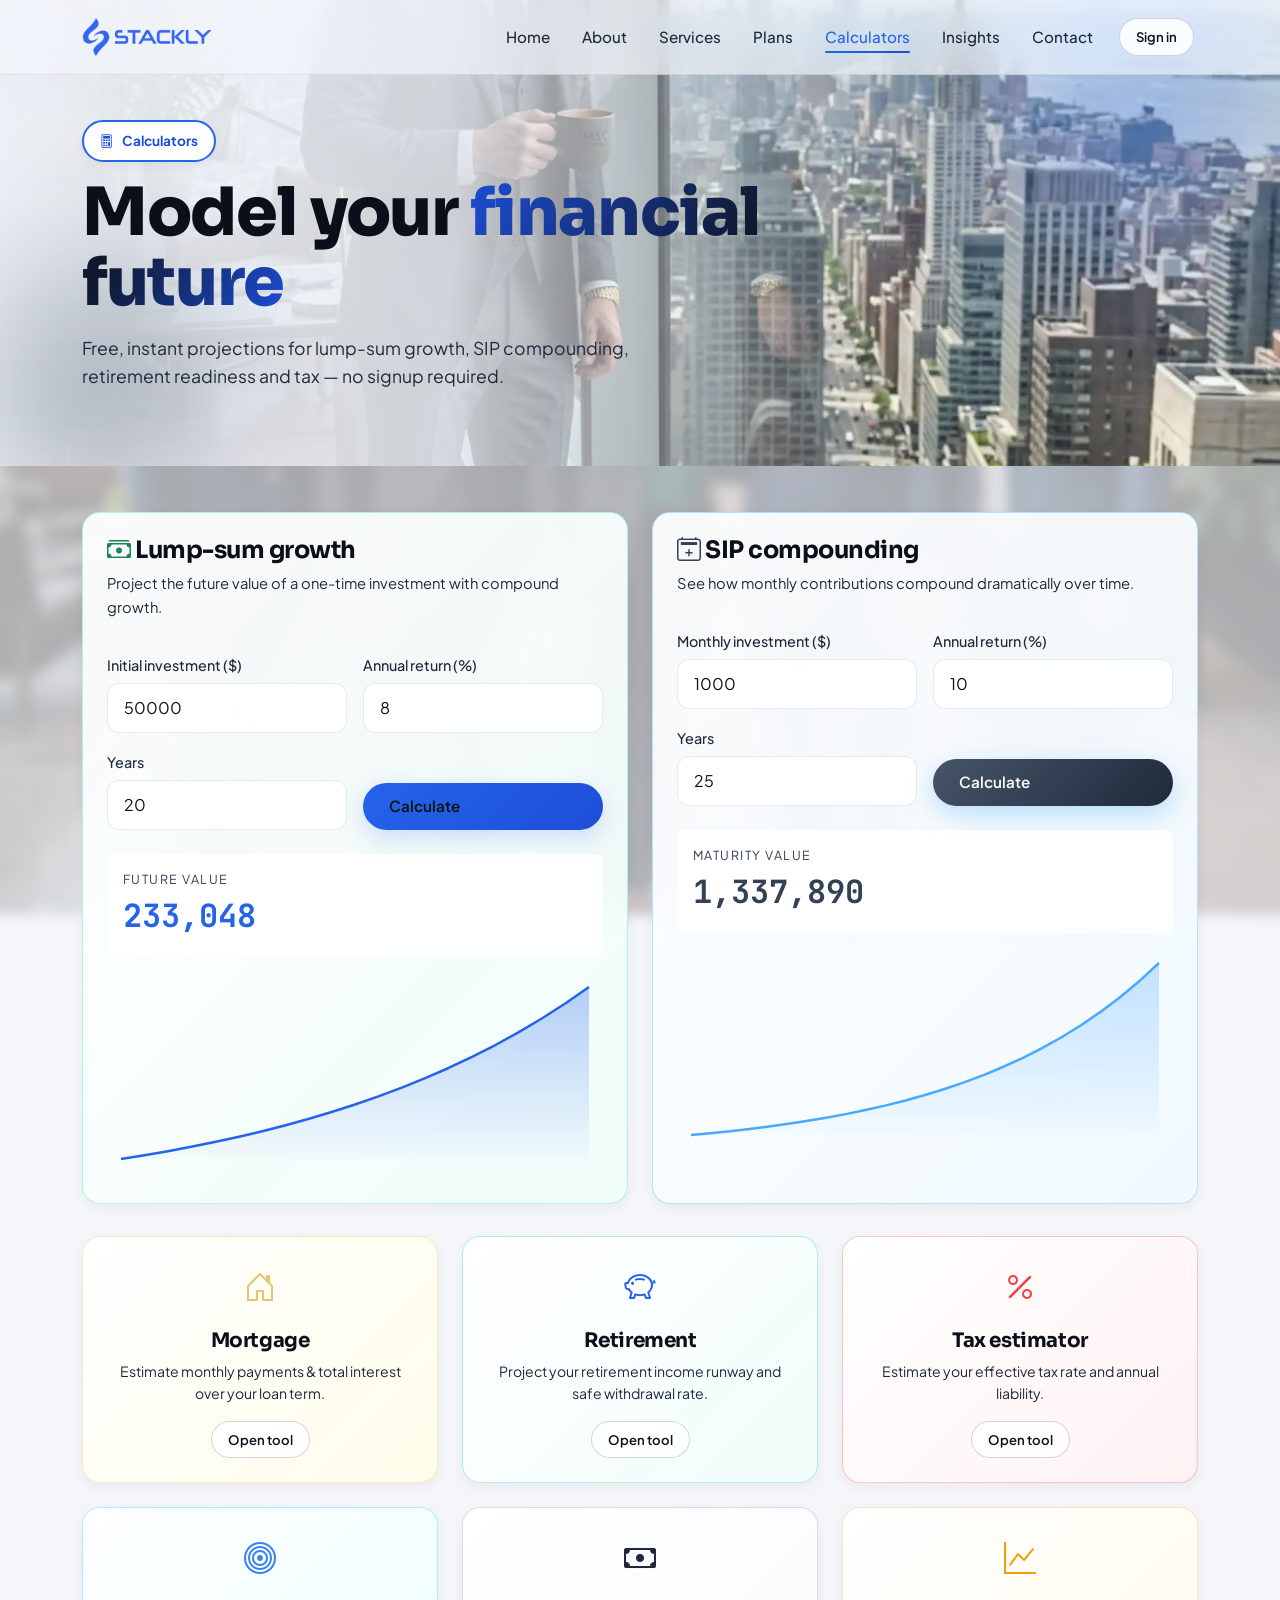
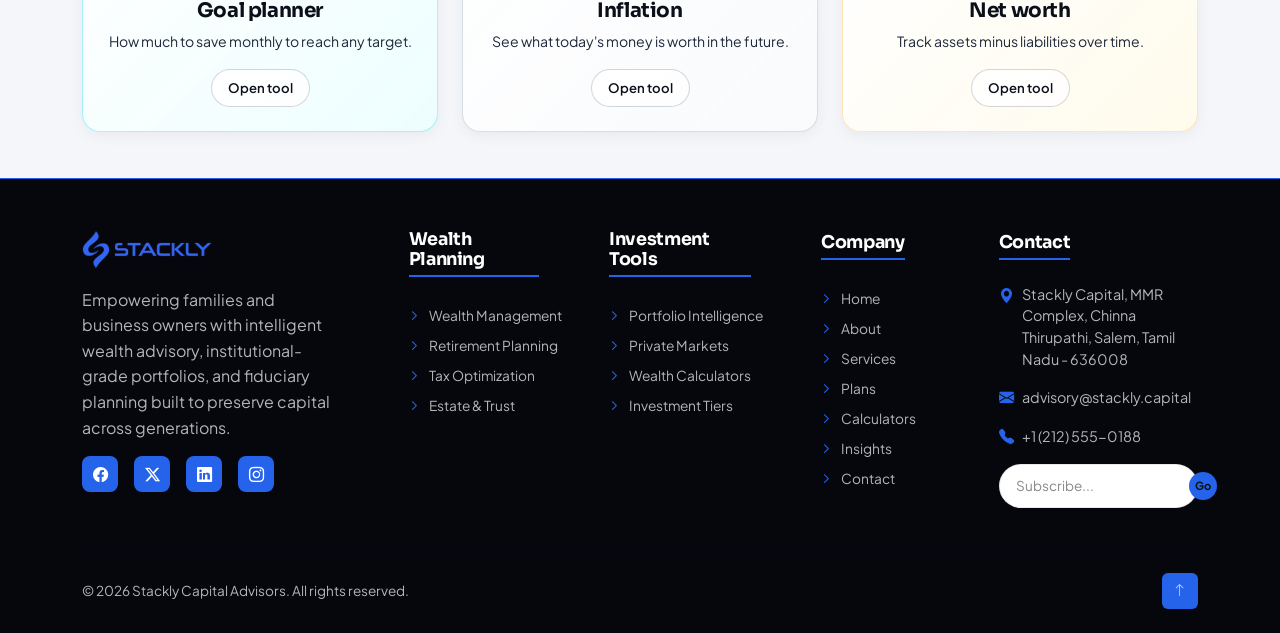
<file: calculators.html>
<!doctype html>
<html lang="en" data-theme="light">

<head>
  <meta charset="UTF-8" />
  <meta name="viewport" content="width=device-width, initial-scale=1.0" />
  <title>Calculators — Stackly Capital</title>
  <link rel="icon"
    href="data:image/svg+xml,%3Csvg xmlns='http://www.w3.org/2000/svg' viewBox='0 0 32 32'%3E%3Crect width='32' height='32' rx='8' fill='%232ee6a8'/%3E%3Cpath d='M7 21l5-6 4 3 9-10' stroke='%2304130c' stroke-width='2.5' fill='none' stroke-linecap='round' stroke-linejoin='round'/%3E%3C/svg%3E" />
  <link
    href="https://fonts.googleapis.com/css2?family=Plus+Jakarta+Sans:wght@400;500;600;700;800&family=Sora:wght@600;700;800&family=JetBrains+Mono:wght@500;700&display=swap"
    rel="stylesheet" />
  <link href="https://cdn.jsdelivr.net/npm/bootstrap@5.3.3/dist/css/bootstrap.min.css" rel="stylesheet" />
  <link href="https://cdn.jsdelivr.net/npm/bootstrap-icons@1.11.3/font/bootstrap-icons.css" rel="stylesheet" />
  <link href="css/style.css" rel="stylesheet" />
</head>

<body class="page-calculators">
  <nav class="navbar navbar-expand-lg navbar-glass">
    <div class="container">
      <a class="brand" href="index.html"><span class="brand-mark"><img src="assets/logo-stackly.png"
            alt="Logo"></span><span class="brand-name">Stackly<b>Capital</b></span></a>
      <button class="navbar-toggler text-dark border-0" type="button" data-bs-toggle="collapse"
        data-bs-target="#nav"><i class="bi bi-list fs-2"></i></button>
      <div class="collapse navbar-collapse justify-content-end" id="nav">
        <div class="d-lg-none d-flex justify-content-between align-items-center mb-4 w-100">
          <span class="brand-mark"><img src="assets/logo-stackly.png" alt="Logo"></span>
          <button type="button" class="btn-close btn-close-white" data-bs-toggle="collapse"
            data-bs-target="#nav"></button>
        </div>
        <div class="d-lg-none mb-4 w-100">
          <div
            style="font-size:1.1rem; font-weight:700; color:var(--text); margin-bottom:12px; font-family:var(--font-display);">
            Search Now!</div>
          <div class="input-group">
            <input type="text" class="form-control bg-dark border-secondary text-light" placeholder="Search here...">
            <span class="input-group-text bg-dark border-secondary text-light"><i class="bi bi-search"></i></span>
          </div>
        </div>
        <ul class="navbar-nav align-items-lg-center gap-lg-1">
          <li class="nav-item"><a class="nav-link nav-link-custom" data-nav="index.html" href="index.html">Home</a></li>
          <li class="nav-item"><a class="nav-link nav-link-custom" data-nav="about.html" href="about.html">About</a>
          </li>
          <li class="nav-item"><a class="nav-link nav-link-custom" data-nav="services.html"
              href="services.html">Services</a></li>
          <li class="nav-item"><a class="nav-link nav-link-custom" data-nav="plans.html" href="plans.html">Plans</a>
          </li>
          <li class="nav-item"><a class="nav-link nav-link-custom" data-nav="calculators.html"
              href="calculators.html">Calculators</a></li>
          <li class="nav-item"><a class="nav-link nav-link-custom" data-nav="blog.html" href="blog.html">Insights</a>
          </li>
          <li class="nav-item"><a class="nav-link nav-link-custom" data-nav="contact.html"
              href="contact.html">Contact</a></li>
          <li class="nav-item ms-lg-2"><a class="btn btn-ghost btn-sm-grad" href="login.html">Sign in</a></li>
          <li class="nav-item"><a class="btn btn-grad btn-sm-grad" href="register.html">Get started</a></li>
        </ul>
        <div class="d-lg-none mt-auto pt-4 border-top border-secondary w-100">
          <div
            style="font-size:1.1rem; font-weight:700; color:var(--text); margin-bottom:15px; font-family:var(--font-display);">
            Contact Info</div>
          <div class="mb-3">
            <div style="font-size:0.75rem; color:var(--text-dim); text-transform:uppercase;">Phone</div>
            <div style="font-size:0.9rem; color:var(--text-muted);">+91 7010792745</div>
          </div>
          <div class="mb-3">
            <div style="font-size:0.75rem; color:var(--text-dim); text-transform:uppercase;">Email</div>
            <div style="font-size:0.9rem; color:var(--text-muted);">info@Stackly.com</div>
          </div>
          <div>
            <div style="font-size:0.75rem; color:var(--text-dim); text-transform:uppercase;">Location</div>
            <div style="font-size:0.9rem; color:var(--text-muted);">Stackly, salem</div>
          </div>
        </div>
      </div>
    </div>
  </nav>

  <header class="hero" style="min-height:50vh;">
    <div class="hero-bg" style="background-image:url('assets/bg-services.webp');"></div>
    <div class="hero-grid-bg"></div>
    <div class="hero-orb a"></div>
    <div class="hero-orb b"></div>
    <div class="container position-relative">
      <div class="reveal" style="max-width:760px;">
        <span class="hero-eyebrow"><i class="bi bi-calculator"></i> Calculators</span>
        <h1 class="hero-title mt-3">Model your <span class="grad">financial future</span></h1>
        <p class="hero-sub mt-3">Free, instant projections for lump-sum growth, SIP compounding, retirement readiness
          and tax — no signup required.</p>
      </div>
    </div>
  </header>

  <section class="section">
    <div class="container">
      <div class="row g-4">
        <div class="col-lg-6 reveal">
          <div class="glass card-green p-4 h-100">
            <h4><i class="bi bi-cash-stack text-success"></i> Lump-sum growth</h4>
            <p class="text-muted-2" style="font-size:.92rem;">Project the future value of a one-time investment with
              compound growth.</p>
            <div class="row g-3 mt-2">
              <div class="col-6"><label class="form-label">Initial investment ($)</label><input id="lsP"
                  class="form-control" type="number" value="50000"></div>
              <div class="col-6"><label class="form-label">Annual return (%)</label><input id="lsR" class="form-control"
                  type="number" value="8" step="0.1"></div>
              <div class="col-6"><label class="form-label">Years</label><input id="lsN" class="form-control"
                  type="number" value="20"></div>
              <div class="col-6 d-flex align-items-end"><button class="btn btn-grad w-100"
                  onclick="window.location.href='404.html'">Calculate</button></div>
            </div>
            <div class="mt-4 p-3 rounded-3" style="background:var(--surface-strong);">
              <div style="font-size:.78rem;color:var(--text-dim);text-transform:uppercase;letter-spacing:.12em;">Future
                value</div>
              <div class="mono" id="lsOut" style="font-size:2rem;font-weight:700;color:var(--primary)">$0</div>
            </div>
            <canvas id="lsChart" style="width:100%;height:200px;" class="mt-3"></canvas>
          </div>
        </div>
        <div class="col-lg-6 reveal d1">
          <div class="glass card-blue p-4 h-100">
            <h4><i class="bi bi-calendar2-plus" style="color:var(--accent)"></i> SIP compounding</h4>
            <p class="text-muted-2" style="font-size:.92rem;">See how monthly contributions compound dramatically over
              time.</p>
            <div class="row g-3 mt-2">
              <div class="col-6"><label class="form-label">Monthly investment ($)</label><input id="sipP"
                  class="form-control" type="number" value="1000"></div>
              <div class="col-6"><label class="form-label">Annual return (%)</label><input id="sipR"
                  class="form-control" type="number" value="10" step="0.1"></div>
              <div class="col-6"><label class="form-label">Years</label><input id="sipN" class="form-control"
                  type="number" value="25"></div>
              <div class="col-6 d-flex align-items-end"><button class="btn btn-grad accent w-100"
                  onclick="window.location.href='404.html'">Calculate</button></div>
            </div>
            <div class="mt-4 p-3 rounded-3" style="background:var(--surface-strong);">
              <div style="font-size:.78rem;color:var(--text-dim);text-transform:uppercase;letter-spacing:.12em;">
                Maturity value</div>
              <div class="mono" id="sipOut" style="font-size:2rem;font-weight:700;color:var(--accent)">$0</div>
            </div>
            <canvas id="sipChart" style="width:100%;height:200px;" class="mt-3"></canvas>
          </div>
        </div>
      </div>

      <div class="row g-4 mt-2">
        <div class="col-md-4 reveal">
          <div class="glass card-gold p-4 h-100 text-center d-flex flex-column align-items-center"><i
              class="bi bi-house-door" style="font-size:2rem;color:var(--gold)"></i>
            <h5 class="mt-3">Mortgage</h5>
            <p class="text-muted-2" style="font-size:.88rem">Estimate monthly payments & total interest over your loan
              term.</p><a href="404.html" class="btn btn-ghost btn-sm-grad mt-auto">Open tool</a>
          </div>
        </div>
        <div class="col-md-4 reveal d1">
          <div class="glass card-teal p-4 h-100 text-center d-flex flex-column align-items-center"><i
              class="bi bi-piggy-bank" style="font-size:2rem;color:var(--primary)"></i>
            <h5 class="mt-3">Retirement</h5>
            <p class="text-muted-2" style="font-size:.88rem">Project your retirement income runway and safe withdrawal
              rate.</p><a href="404.html" class="btn btn-ghost btn-sm-grad mt-auto">Open tool</a>
          </div>
        </div>
        <div class="col-md-4 reveal d2">
          <div class="glass card-rose p-4 h-100 text-center d-flex flex-column align-items-center"><i
              class="bi bi-percent" style="font-size:2rem;color:var(--danger)"></i>
            <h5 class="mt-3">Tax estimator</h5>
            <p class="text-muted-2" style="font-size:.88rem">Estimate your effective tax rate and annual liability.</p>
            <a href="404.html" class="btn btn-ghost btn-sm-grad mt-auto">Open tool</a>
          </div>
        </div>
        <div class="col-md-4 reveal">
          <div class="glass card-cyan p-4 h-100 text-center d-flex flex-column align-items-center"><i
              class="bi bi-bullseye" style="font-size:2rem;color:var(--info)"></i>
            <h5 class="mt-3">Goal planner</h5>
            <p class="text-muted-2" style="font-size:.88rem">How much to save monthly to reach any target.</p><a
              href="404.html" class="btn btn-ghost btn-sm-grad mt-auto">Open tool</a>
          </div>
        </div>
        <div class="col-md-4 reveal d1">
          <div class="glass card-slate p-4 h-100 text-center d-flex flex-column align-items-center"><i
              class="bi bi-cash" style="font-size:2rem;color:var(--text-muted)"></i>
            <h5 class="mt-3">Inflation</h5>
            <p class="text-muted-2" style="font-size:.88rem">See what today's money is worth in the future.</p><a
              href="404.html" class="btn btn-ghost btn-sm-grad mt-auto">Open tool</a>
          </div>
        </div>
        <div class="col-md-4 reveal d2">
          <div class="glass card-amber p-4 h-100 text-center d-flex flex-column align-items-center"><i
              class="bi bi-graph-up" style="font-size:2rem;color:var(--warning)"></i>
            <h5 class="mt-3">Net worth</h5>
            <p class="text-muted-2" style="font-size:.88rem">Track assets minus liabilities over time.</p><a
              href="404.html" class="btn btn-ghost btn-sm-grad mt-auto">Open tool</a>
          </div>
        </div>
      </div>
    </div>
  </section>

  <footer class="footer">
    <div class="container">
      <div class="footer-row-custom">
        <div class="footer-col-brand">
          <a class="brand mb-3" href="index.html">
            <span class="brand-mark"><img src="assets/logo-stackly.png" alt="Logo"></span>
            <span class="brand-name">Stackly<b>Capital</b></span>
          </a>
          <p class="text-muted-2 mt-3" style="max-width:340px;">Empowering families and business owners with intelligent
            wealth advisory, institutional-grade portfolios, and fiduciary planning built to preserve capital across
            generations.</p>
          <div class="d-flex gap-2 mt-3">
            <a class="social-ic" href="404.html"><i class="bi bi-facebook"></i></a>
            <a class="social-ic" href="404.html"><i class="bi bi-twitter-x"></i></a>
            <a class="social-ic" href="404.html"><i class="bi bi-linkedin"></i></a>
            <a class="social-ic" href="404.html"><i class="bi bi-instagram"></i></a>
          </div>
        </div>
        <div class="footer-col-links-planning footer-links">
          <h6>Wealth Planning</h6>
          <a href="services.html">Wealth Management</a>
          <a href="services.html">Retirement Planning</a>
          <a href="services.html">Tax Optimization</a>
          <a href="services.html">Estate & Trust</a>
        </div>
        <div class="footer-col-links-tools footer-links">
          <h6>Investment Tools</h6>
          <a href="services.html">Portfolio Intelligence</a>
          <a href="services.html">Private Markets</a>
          <a href="calculators.html">Wealth Calculators</a>
          <a href="plans.html">Investment Tiers</a>
        </div>
        <div class="footer-col-links-company footer-links">
          <h6>Company</h6>
          <a href="index.html">Home</a>
          <a href="about.html">About</a>
          <a href="services.html">Services</a>
          <a href="plans.html">Plans</a>
          <a href="calculators.html">Calculators</a>
          <a href="blog.html">Insights</a>
          <a href="contact.html">Contact</a>
        </div>
        <div class="footer-col-links-support footer-links">
          <h6>Support</h6>
          <a href="404.html">Testimonials</a>
          <a href="login.html">Portal Login</a>
        </div>
        <div class="footer-col-contact">
          <h6>Contact</h6>
          <div class="footer-contact-item d-flex gap-2 align-items-start mb-3">
            <i class="bi bi-geo-alt-fill"></i>
            <span>Stackly Capital, MMR Complex, Chinna Thirupathi, Salem, Tamil Nadu - 636008</span>
          </div>
          <div class="footer-contact-item d-flex gap-2 align-items-center mb-3">
            <i class="bi bi-envelope-fill"></i>
            <a href="mailto:advisory@stackly.capital">advisory@stackly.capital</a>
          </div>
          <div class="footer-contact-item d-flex gap-2 align-items-center mb-3">
            <i class="bi bi-telephone-fill"></i>
            <span>+1 (212) 555-0188</span>
          </div>
          <form class="footer-subscribe-pill" action="404.html">
            <input type="email" placeholder="Subscribe..." required>
            <button class="subscribe-btn" type="submit">Go</button>
          </form>
        </div>
      </div>
      <div class="footer-bottom">
        <span>© 2026 Stackly Capital Advisors. All rights reserved.</span>
        <a href="#" class="scroll-to-top-btn"><i class="bi bi-arrow-up"></i></a>
      </div>
    </div>
  </footer>
  <script src="https://cdn.jsdelivr.net/npm/bootstrap@5.3.3/dist/js/bootstrap.bundle.min.js"></script>
  <script src="js/main.js"></script>
  <script>window.addEventListener("load", function () { calcLumpsum(); calcSIP(); });</script>
</body>

</html>
</file>
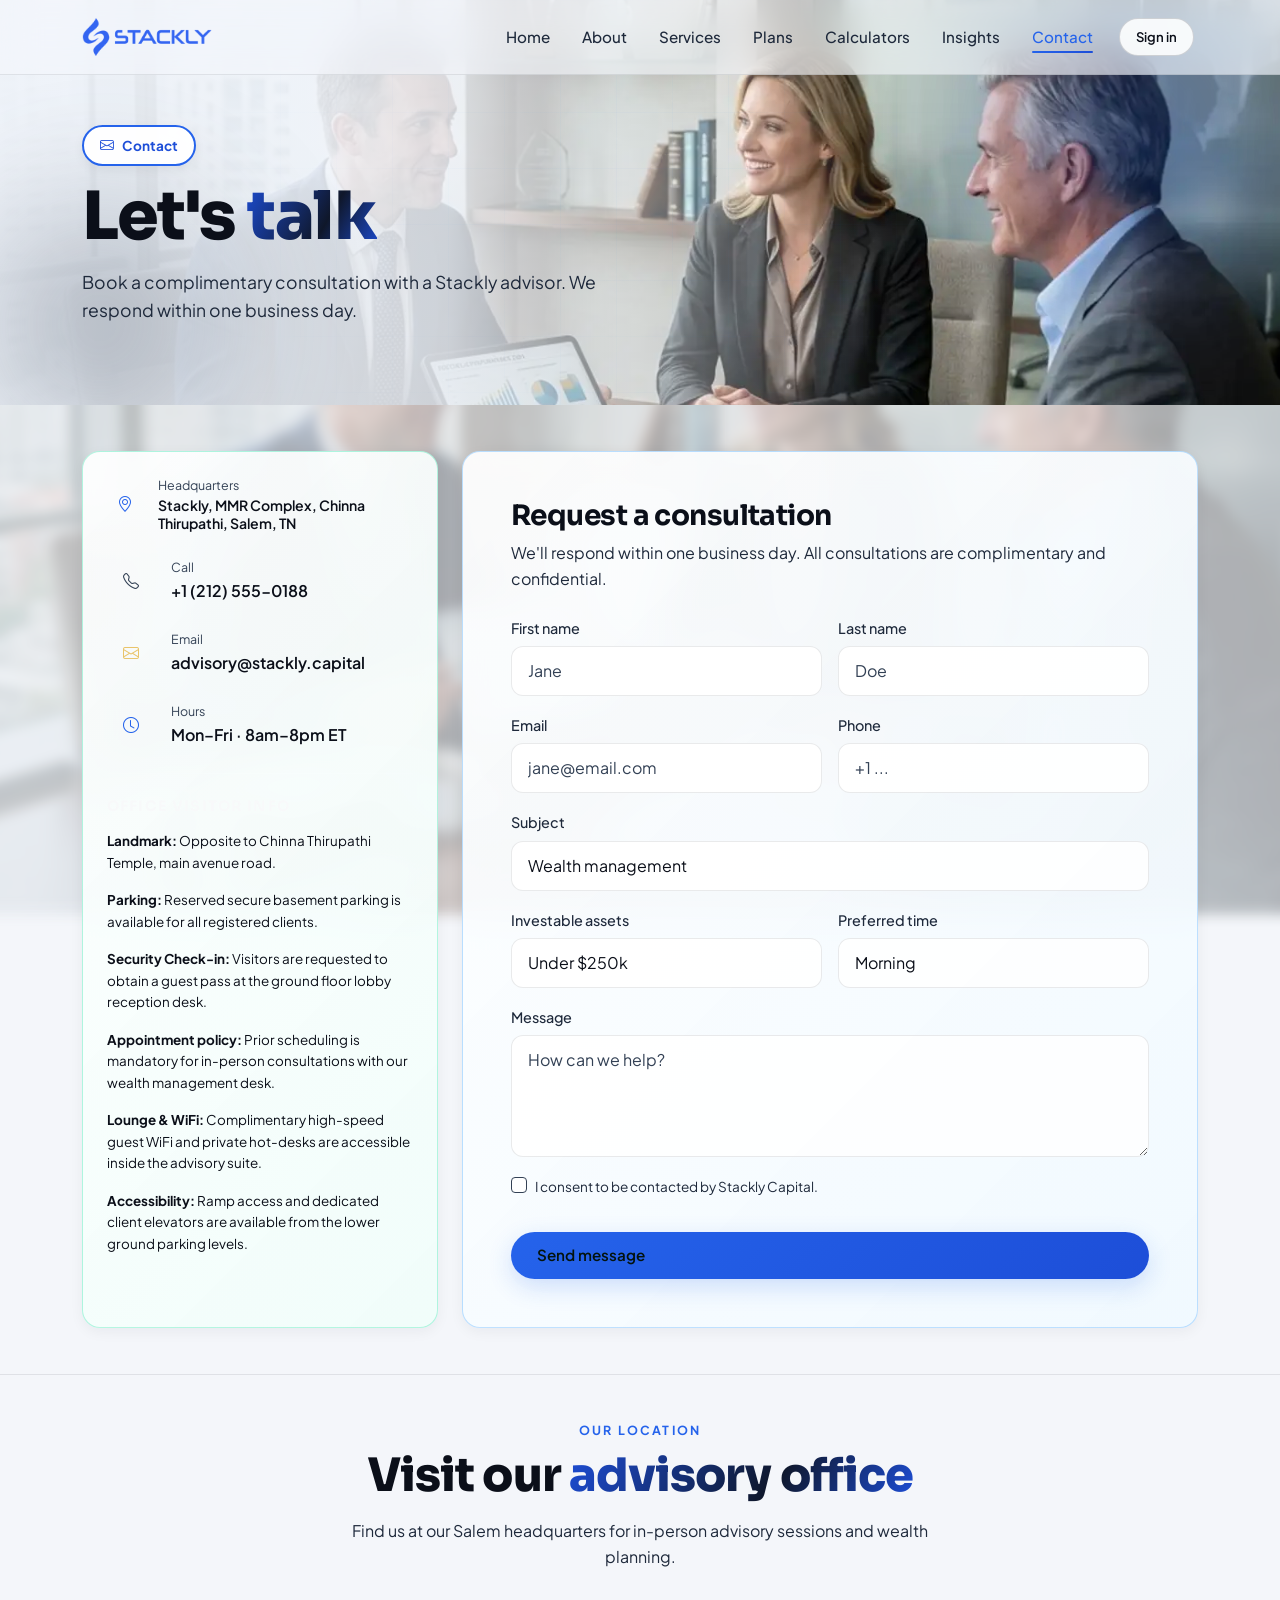
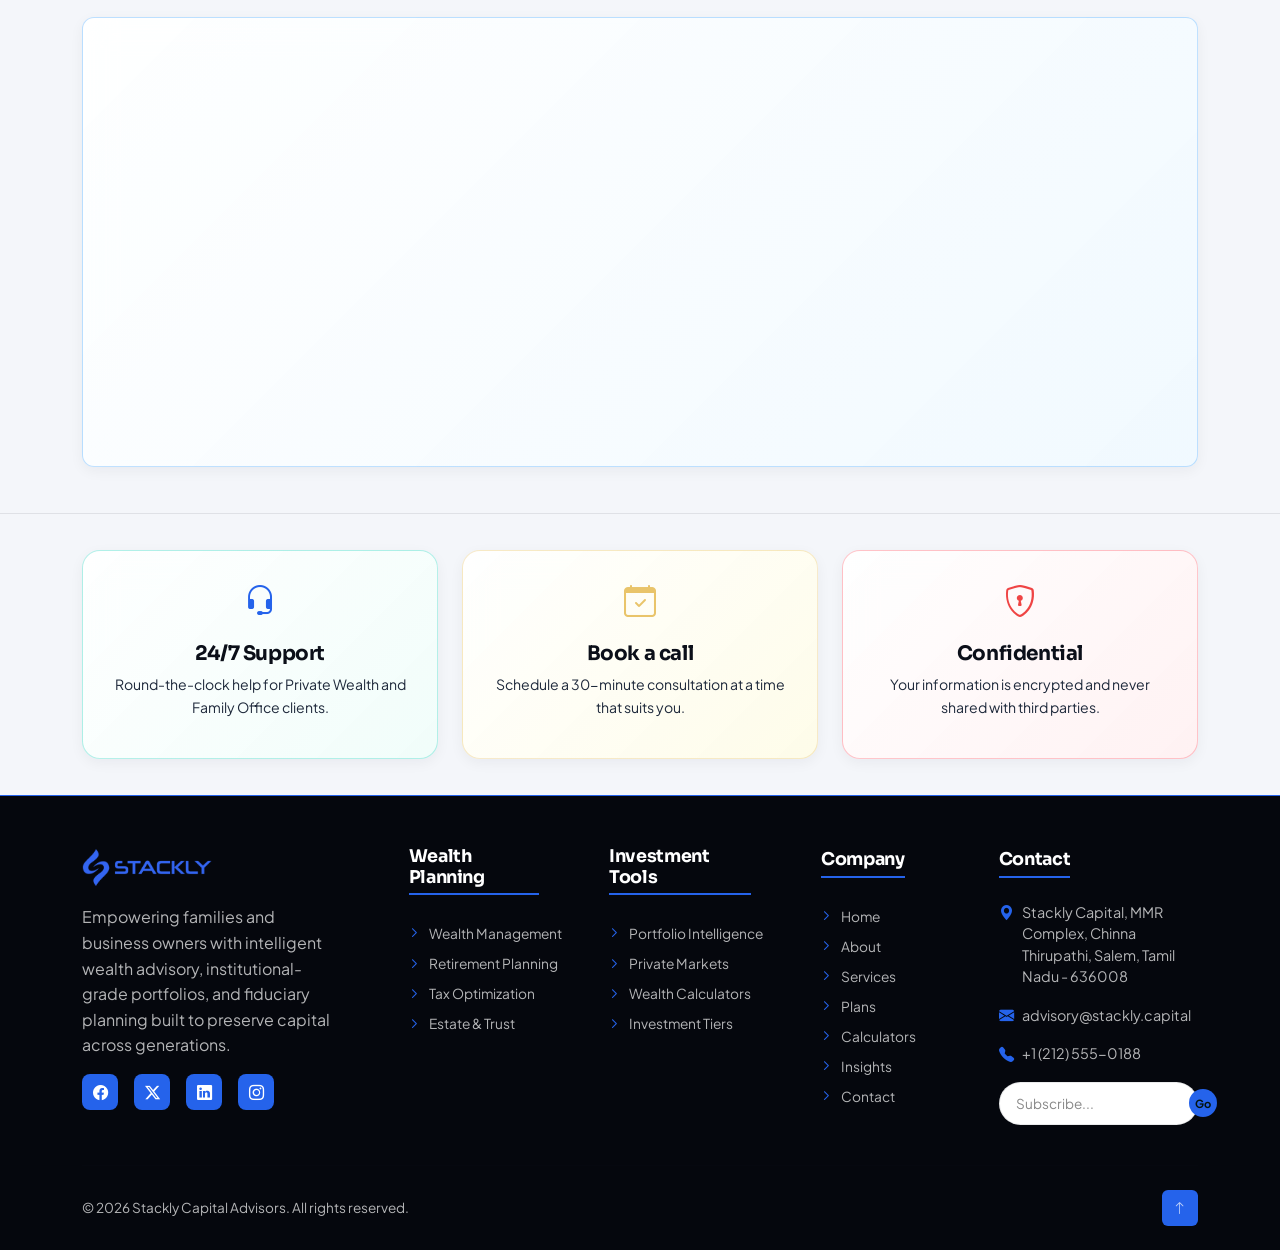
<file: contact.html>
<!doctype html>
<html lang="en" data-theme="light">
<head>
  <meta charset="UTF-8" /><meta name="viewport" content="width=device-width, initial-scale=1.0" />
  <title>Contact — Stackly Capital</title>
  <link rel="icon" href="data:image/svg+xml,%3Csvg xmlns='http://www.w3.org/2000/svg' viewBox='0 0 32 32'%3E%3Crect width='32' height='32' rx='8' fill='%232ee6a8'/%3E%3Cpath d='M7 21l5-6 4 3 9-10' stroke='%2304130c' stroke-width='2.5' fill='none' stroke-linecap='round' stroke-linejoin='round'/%3E%3C/svg%3E" />
  <link href="https://fonts.googleapis.com/css2?family=Plus+Jakarta+Sans:wght@400;500;600;700;800&family=Sora:wght@600;700;800&family=JetBrains+Mono:wght@500;700&display=swap" rel="stylesheet" />
  <link href="https://cdn.jsdelivr.net/npm/bootstrap@5.3.3/dist/css/bootstrap.min.css" rel="stylesheet" />
  <link href="https://cdn.jsdelivr.net/npm/bootstrap-icons@1.11.3/font/bootstrap-icons.css" rel="stylesheet" />
  <link href="css/style.css" rel="stylesheet" />
</head>
<body class="page-contact">
  <nav class="navbar navbar-expand-lg navbar-glass">
    <div class="container">
      <a class="brand" href="index.html"><span class="brand-mark"><img src="assets/logo-stackly.png" alt="Logo"></span><span class="brand-name">Stackly<b>Capital</b></span></a>
      <button class="navbar-toggler text-dark border-0" type="button" data-bs-toggle="collapse" data-bs-target="#nav"><i class="bi bi-list fs-2"></i></button>
      <div class="collapse navbar-collapse justify-content-end" id="nav">
        <div class="d-lg-none d-flex justify-content-between align-items-center mb-4 w-100">
          <span class="brand-mark"><img src="assets/logo-stackly.png" alt="Logo"></span>
          <button type="button" class="btn-close btn-close-white" data-bs-toggle="collapse" data-bs-target="#nav"></button>
        </div>
        <div class="d-lg-none mb-4 w-100">
          <div style="font-size:1.1rem; font-weight:700; color:var(--text); margin-bottom:12px; font-family:var(--font-display);">Search Now!</div>
          <div class="input-group">
            <input type="text" class="form-control bg-dark border-secondary text-light" placeholder="Search here...">
            <span class="input-group-text bg-dark border-secondary text-light"><i class="bi bi-search"></i></span>
          </div>
        </div>
        <ul class="navbar-nav align-items-lg-center gap-lg-1">
          <li class="nav-item"><a class="nav-link nav-link-custom" data-nav="index.html" href="index.html">Home</a></li>
          <li class="nav-item"><a class="nav-link nav-link-custom" data-nav="about.html" href="about.html">About</a></li>
          <li class="nav-item"><a class="nav-link nav-link-custom" data-nav="services.html" href="services.html">Services</a></li>
          <li class="nav-item"><a class="nav-link nav-link-custom" data-nav="plans.html" href="plans.html">Plans</a></li>
          <li class="nav-item"><a class="nav-link nav-link-custom" data-nav="calculators.html" href="calculators.html">Calculators</a></li>
          <li class="nav-item"><a class="nav-link nav-link-custom" data-nav="blog.html" href="blog.html">Insights</a></li>
          <li class="nav-item"><a class="nav-link nav-link-custom" data-nav="contact.html" href="contact.html">Contact</a></li>
          <li class="nav-item ms-lg-2"><a class="btn btn-ghost btn-sm-grad" href="login.html">Sign in</a></li>
          <li class="nav-item"><a class="btn btn-grad btn-sm-grad" href="register.html">Get started</a></li>
        </ul>
        <div class="d-lg-none mt-auto pt-4 border-top border-secondary w-100">
          <div style="font-size:1.1rem; font-weight:700; color:var(--text); margin-bottom:15px; font-family:var(--font-display);">Contact Info</div>
          <div class="mb-3">
            <div style="font-size:0.75rem; color:var(--text-dim); text-transform:uppercase;">Phone</div>
            <div style="font-size:0.9rem; color:var(--text-muted);">+91 7010792745</div>
          </div>
          <div class="mb-3">
            <div style="font-size:0.75rem; color:var(--text-dim); text-transform:uppercase;">Email</div>
            <div style="font-size:0.9rem; color:var(--text-muted);">info@Stackly.com</div>
          </div>
          <div>
            <div style="font-size:0.75rem; color:var(--text-dim); text-transform:uppercase;">Location</div>
            <div style="font-size:0.9rem; color:var(--text-muted);">Stackly, salem</div>
          </div>
        </div>
      </div>
    </div>
  </nav>

  <header class="hero" style="min-height:45vh;">
    <div class="hero-bg" style="background-image:url('assets/bg-hero.webp');"></div>
    <div class="hero-grid-bg"></div><div class="hero-orb a"></div><div class="hero-orb b"></div>
    <div class="container position-relative">
      <div class="reveal" style="max-width:760px;">
        <span class="hero-eyebrow"><i class="bi bi-envelope"></i> Contact</span>
        <h1 class="hero-title mt-3">Let's <span class="grad">talk</span></h1>
        <p class="hero-sub mt-3">Book a complimentary consultation with a Stackly advisor. We respond within one business day.</p>
      </div>
    </div>
  </header>

  <section class="section">
    <div class="container">
      <div class="row g-4">
        <div class="col-lg-4 reveal">
          <div class="glass card-green p-4 h-100">
            <div class="d-flex gap-3 align-items-center mb-4"><div class="stat-ic icon-green"><i class="bi bi-geo-alt"></i></div><div><div style="font-size:.78rem;color:var(--text-dim)">Headquarters</div><div class="fw-semibold" style="font-size: .88rem; line-height: 1.3;">Stackly, MMR Complex, Chinna Thirupathi, Salem, TN</div></div></div>
            <div class="d-flex gap-3 align-items-center mb-4"><div class="stat-ic icon-blue"><i class="bi bi-telephone"></i></div><div><div style="font-size:.78rem;color:var(--text-dim)">Call</div><div class="fw-semibold">+1 (212) 555-0188</div></div></div>
            <div class="d-flex gap-3 align-items-center mb-4"><div class="stat-ic icon-gold"><i class="bi bi-envelope"></i></div><div><div style="font-size:.78rem;color:var(--text-dim)">Email</div><div class="fw-semibold">advisory@stackly.capital</div></div></div>
            <div class="d-flex gap-3 align-items-center"><div class="stat-ic icon-green"><i class="bi bi-clock"></i></div><div><div style="font-size:.78rem;color:var(--text-dim)">Hours</div><div class="fw-semibold">Mon–Fri · 8am–8pm ET</div></div></div>
             <hr class="my-4" style="border-color: rgba(255,255,255,0.1);">
            <h6 class="text-light mb-3" style="font-size:.9rem; letter-spacing: .08em; text-transform: uppercase;">Office Visitor Info</h6>
            <ul class="list-unstyled text-muted-2 d-flex flex-column gap-3 mb-0" style="font-size:.84rem; padding-left: 0;">
              <li>
                <span><b>Landmark:</b> Opposite to Chinna Thirupathi Temple, main avenue road.</span>
              </li>
              <li>
                <span><b>Parking:</b> Reserved secure basement parking is available for all registered clients.</span>
              </li>
              <li>
                <span><b>Security Check-in:</b> Visitors are requested to obtain a guest pass at the ground floor lobby reception desk.</span>
              </li>
              <li>
                <span><b>Appointment policy:</b> Prior scheduling is mandatory for in-person consultations with our wealth management desk.</span>
              </li>
              <li>
                <span><b>Lounge & WiFi:</b> Complimentary high-speed guest WiFi and private hot-desks are accessible inside the advisory suite.</span>
              </li>
              <li>
                <span><b>Accessibility:</b> Ramp access and dedicated client elevators are available from the lower ground parking levels.</span>
              </li>
            </ul>
          </div>
        </div>
        <div class="col-lg-8 reveal d1">
          <div class="glass card-blue p-4 p-md-5 h-100">
            <h3>Request a consultation</h3>
            <p class="text-muted-2">We'll respond within one business day. All consultations are complimentary and confidential.</p>
            <form data-validate data-redirect class="mt-4" action="404.html" data-redirect="404.html">
              <div class="row g-3">
                <div class="col-md-6"><label class="form-label">First name</label><input class="form-control" required placeholder="Jane" pattern="[A-Za-z\s]+" title="Only letters and spaces are allowed" oninput="this.value = this.value.replace(/[^A-Za-z\s]/g, '')"></div>
                <div class="col-md-6"><label class="form-label">Last name</label><input class="form-control" required placeholder="Doe" pattern="[A-Za-z\s]+" title="Only letters and spaces are allowed" oninput="this.value = this.value.replace(/[^A-Za-z\s]/g, '')"></div>
                <div class="col-md-6"><label class="form-label">Email</label><input type="email" class="form-control" required placeholder="jane@email.com"></div>
                <div class="col-md-6"><label class="form-label">Phone</label><input class="form-control" placeholder="+1 ..." type="tel" pattern="[0-9+\s\-()]+" title="Only numbers and characters like +, -, (, ) are allowed" oninput="this.value = this.value.replace(/[^0-9+\s\-()]/g, '')"></div>
                <div class="col-12"><label class="form-label">Subject</label><select class="form-select"><option>Wealth management</option><option>Retirement planning</option><option>Tax optimization</option><option>Estate & trust</option><option>Private markets</option><option>Other</option></select></div>
                <div class="col-md-6"><label class="form-label">Investable assets</label><select class="form-select"><option>Under $250k</option><option>$250k – $1M</option><option>$1M – $5M</option><option>$5M+</option></select></div>
                <div class="col-md-6"><label class="form-label">Preferred time</label><select class="form-select"><option>Morning</option><option>Afternoon</option><option>Evening</option></select></div>
                <div class="col-12"><label class="form-label">Message</label><textarea class="form-control" rows="4" required placeholder="How can we help?"></textarea></div>
                <div class="col-12"><div class="form-check"><input class="form-check-input" type="checkbox" id="consent" required><label class="form-check-label" for="consent" style="font-size:.85rem;color:var(--text-muted)">I consent to be contacted by Stackly Capital.</label></div></div>
                <div class="col-12"><div class="form-success d-none" style="color:var(--primary)"></div></div>
                <div class="col-12"><button class="btn btn-grad w-100" type="submit" onclick="window.location.href='404.html'">Send message</button></div>
              </div>
            </form>
          </div>
        </div>
      </div>
    </div>
  </section>

  <!-- Map Section -->
  <section class="section" style="border-top: 1px solid var(--border); border-bottom: 1px solid var(--border);">
    <div class="container">
      <div class="text-center mb-5 reveal">
        <div class="eyebrow">Our Location</div>
        <h2 class="section-title mt-2">Visit our <span class="grad-text">advisory office</span></h2>
        <p class="section-sub mt-3">Find us at our Salem headquarters for in-person advisory sessions and wealth planning.</p>
      </div>
      <div class="reveal">
        <div class="glass card-blue p-3" style="border-radius: 12px; overflow: hidden; height: 450px;">
          <iframe 
            src="https://maps.google.com/maps?q=Stackly,%20MMR%20Complex,%20Chinna%20Thirupathi,%20Salem,%20Tamil%20Nadu%20-%20636008&t=&z=16&ie=UTF8&iwloc=&output=embed" 
            width="100%" 
            height="100%" 
            style="border:0; border-radius: 8px;" 
            allowfullscreen="" 
            loading="lazy">
          </iframe>
        </div>
      </div>
    </div>
  </section>

  <section class="section-sm" style="background:transparent;">
    <div class="container">
      <div class="row g-4 text-center">
        <div class="col-md-4 reveal"><div class="glass card-teal p-4 h-100"><i class="bi bi-headset" style="font-size:2rem;color:var(--primary)"></i><h5 class="mt-3">24/7 Support</h5><p class="text-muted-2" style="font-size:.88rem">Round-the-clock help for Private Wealth and Family Office clients.</p></div></div>
        <div class="col-md-4 reveal d1"><div class="glass card-gold p-4 h-100"><i class="bi bi-calendar-check" style="font-size:2rem;color:var(--gold)"></i><h5 class="mt-3">Book a call</h5><p class="text-muted-2" style="font-size:.88rem">Schedule a 30-minute consultation at a time that suits you.</p></div></div>
        <div class="col-md-4 reveal d2"><div class="glass card-rose p-4 h-100"><i class="bi bi-shield-lock" style="font-size:2rem;color:var(--danger)"></i><h5 class="mt-3">Confidential</h5><p class="text-muted-2" style="font-size:.88rem">Your information is encrypted and never shared with third parties.</p></div></div>
      </div>
    </div>
  </section>

  <footer class="footer">
    <div class="container">
      <div class="footer-row-custom">
        <div class="footer-col-brand">
          <a class="brand mb-3" href="index.html">
            <span class="brand-mark"><img src="assets/logo-stackly.png" alt="Logo"></span>
            <span class="brand-name">Stackly<b>Capital</b></span>
          </a>
          <p class="text-muted-2 mt-3" style="max-width:340px;">Empowering families and business owners with intelligent wealth advisory, institutional-grade portfolios, and fiduciary planning built to preserve capital across generations.</p>
          <div class="d-flex gap-2 mt-3">
            <a class="social-ic" href="404.html"><i class="bi bi-facebook"></i></a>
            <a class="social-ic" href="404.html"><i class="bi bi-twitter-x"></i></a>
            <a class="social-ic" href="404.html"><i class="bi bi-linkedin"></i></a>
            <a class="social-ic" href="404.html"><i class="bi bi-instagram"></i></a>
          </div>
        </div>
        <div class="footer-col-links-planning footer-links">
          <h6>Wealth Planning</h6>
          <a href="services.html">Wealth Management</a>
          <a href="services.html">Retirement Planning</a>
          <a href="services.html">Tax Optimization</a>
          <a href="services.html">Estate & Trust</a>
        </div>
        <div class="footer-col-links-tools footer-links">
          <h6>Investment Tools</h6>
          <a href="services.html">Portfolio Intelligence</a>
          <a href="services.html">Private Markets</a>
          <a href="calculators.html">Wealth Calculators</a>
          <a href="plans.html">Investment Tiers</a>
        </div>
        <div class="footer-col-links-company footer-links">
          <h6>Company</h6>
          <a href="index.html">Home</a>
          <a href="about.html">About</a>
          <a href="services.html">Services</a>
          <a href="plans.html">Plans</a>
          <a href="calculators.html">Calculators</a>
          <a href="blog.html">Insights</a>
          <a href="contact.html">Contact</a>
        </div>
        <div class="footer-col-links-support footer-links">
          <h6>Support</h6>
          <a href="404.html">Testimonials</a>
          <a href="login.html">Portal Login</a>
        </div>
        <div class="footer-col-contact">
          <h6>Contact</h6>
          <div class="footer-contact-item d-flex gap-2 align-items-start mb-3">
            <i class="bi bi-geo-alt-fill"></i>
            <span>Stackly Capital, MMR Complex, Chinna Thirupathi, Salem, Tamil Nadu - 636008</span>
          </div>
          <div class="footer-contact-item d-flex gap-2 align-items-center mb-3">
            <i class="bi bi-envelope-fill"></i>
            <a href="mailto:advisory@stackly.capital">advisory@stackly.capital</a>
          </div>
          <div class="footer-contact-item d-flex gap-2 align-items-center mb-3">
            <i class="bi bi-telephone-fill"></i>
            <span>+1 (212) 555-0188</span>
          </div>
          <form class="footer-subscribe-pill" action="404.html">
            <input type="email" placeholder="Subscribe..." required>
            <button class="subscribe-btn" type="submit">Go</button>
          </form>
        </div>
      </div>
      <div class="footer-bottom">
        <span>© 2026 Stackly Capital Advisors. All rights reserved.</span>
        <a href="#" class="scroll-to-top-btn"><i class="bi bi-arrow-up"></i></a>
      </div>
    </div>
  </footer>
  <script src="https://cdn.jsdelivr.net/npm/bootstrap@5.3.3/dist/js/bootstrap.bundle.min.js"></script>
  <script src="js/main.js"></script>
</body>
</html>
</file>
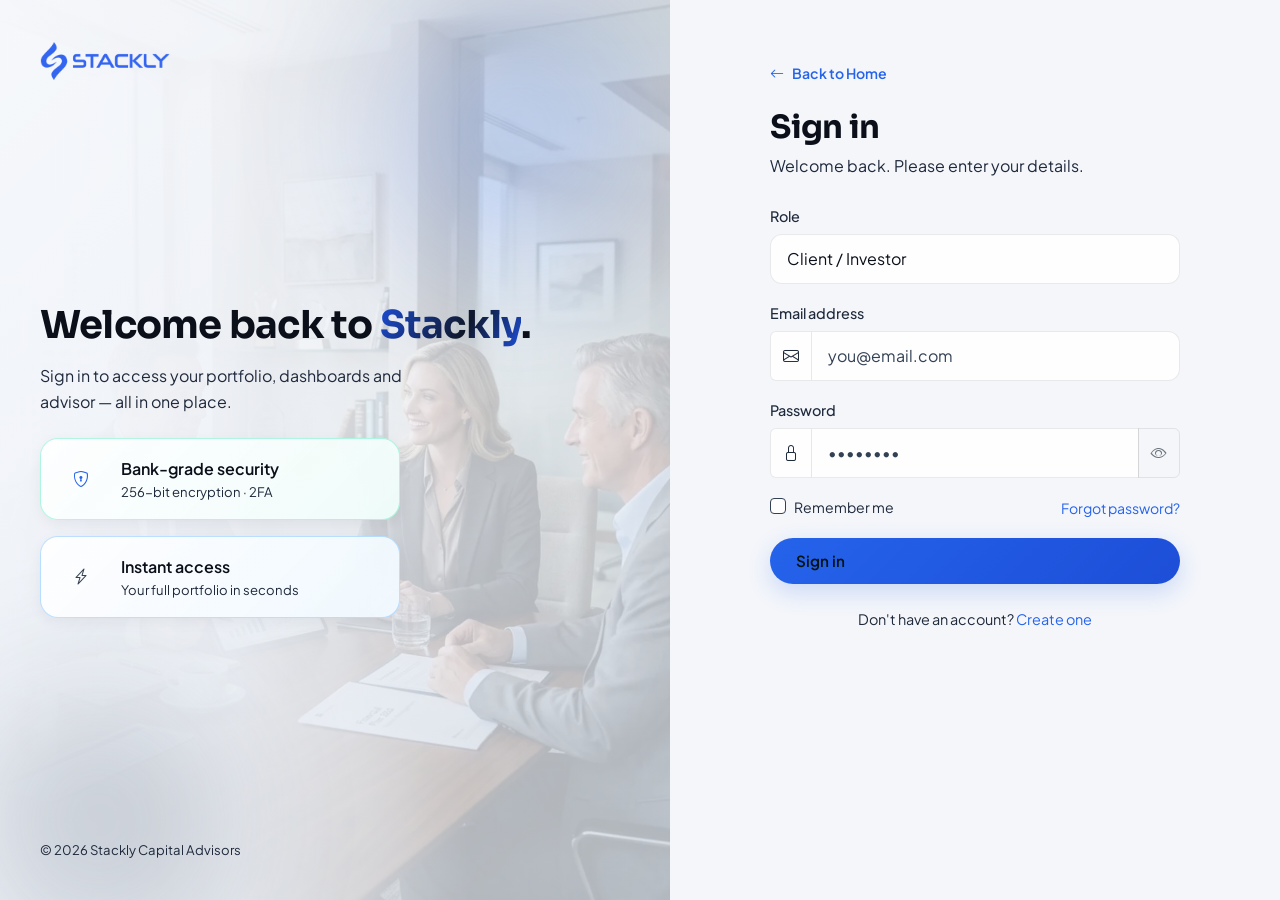
<file: login.html>
<!doctype html>
<html lang="en" data-theme="light">
<head>
  <meta charset="UTF-8" /><meta name="viewport" content="width=device-width, initial-scale=1.0" />
  <title>Sign in — Stackly Capital</title>
  <link rel="icon" href="data:image/svg+xml,%3Csvg xmlns='http://www.w3.org/2000/svg' viewBox='0 0 32 32'%3E%3Crect width='32' height='32' rx='8' fill='%232ee6a8'/%3E%3Cpath d='M7 21l5-6 4 3 9-10' stroke='%2304130c' stroke-width='2.5' fill='none' stroke-linecap='round' stroke-linejoin='round'/%3E%3C/svg%3E" />
  <link href="https://fonts.googleapis.com/css2?family=Plus+Jakarta+Sans:wght@400;500;600;700;800&family=Sora:wght@600;700;800&family=JetBrains+Mono:wght@500;700&display=swap" rel="stylesheet" />
  <link href="https://cdn.jsdelivr.net/npm/bootstrap@5.3.3/dist/css/bootstrap.min.css" rel="stylesheet" />
  <link href="https://cdn.jsdelivr.net/npm/bootstrap-icons@1.11.3/font/bootstrap-icons.css" rel="stylesheet" />
  <link href="css/style.css" rel="stylesheet" />
</head>
<body class="page-login">
  </div>
  

  <div class="auth-wrap">
    <aside class="auth-aside">
      <div class="hero-bg" style="background-image:url('assets/bg-hero.webp');opacity:.22;"></div>
      <div class="hero-orb a"></div><div class="hero-orb b"></div>
      <a class="brand position-relative" href="index.html"><span class="brand-mark"><img src="assets/logo-stackly.png" alt="Logo"></span><span class="brand-name">Stackly<b>Capital</b></span></a>
      <div class="position-relative">
        <h1 style="font-size:2.4rem;">Welcome back to <span class="grad-text">Stackly</span>.</h1>
        <p class="text-muted-2 mt-3" style="max-width:380px;">Sign in to access your portfolio, dashboards and advisor — all in one place.</p>
        <div class="glass card-green p-3 mt-4" style="max-width:360px;">
          <div class="d-flex align-items-center gap-3"><div class="stat-ic icon-green"><i class="bi bi-shield-lock"></i></div><div><div class="fw-semibold">Bank-grade security</div><div class="text-muted-2" style="font-size:.82rem">256-bit encryption · 2FA</div></div></div>
        </div>
        <div class="glass card-blue p-3 mt-3" style="max-width:360px;">
          <div class="d-flex align-items-center gap-3"><div class="stat-ic icon-blue"><i class="bi bi-lightning-charge"></i></div><div><div class="fw-semibold">Instant access</div><div class="text-muted-2" style="font-size:.82rem">Your full portfolio in seconds</div></div></div>
        </div>
      </div>
      <div class="text-muted-2 position-relative" style="font-size:.82rem;">© 2026 Stackly Capital Advisors</div>
    </aside>

    <main class="auth-panel">
      <div class="auth-card">
        <div class="d-lg-none mb-4"><a class="brand" href="index.html"><span class="brand-mark"><img src="assets/logo-stackly.png" alt="Logo"></span></a></div>
        <a href="index.html" class="d-inline-flex align-items-center gap-2 mb-4 text-decoration-none fw-semibold" style="font-size: .88rem; color: var(--primary);"><i class="bi bi-arrow-left"></i> Back to Home</a>
        <h2>Sign in</h2>
        <p class="text-muted-2">Welcome back. Please enter your details.</p>



        <form id="loginForm" class="mt-4">
          <div class="mb-3">
            <label class="form-label">Role</label>
            <select class="form-select" id="loginRole" required>
              <option value="client">Client / Investor</option>
              <option value="advisor">Financial Advisor</option>
              <option value="admin">Administrator</option>
            </select>
          </div>
          <div class="mb-3">
            <label class="form-label">Email address</label>
            <div class="input-group">
              <span class="input-group-text"><i class="bi bi-envelope"></i></span>
              <input type="email" class="form-control" required placeholder="you@email.com">
            </div>
          </div>
          <div class="mb-3">
            <label class="form-label">Password</label>
            <div class="input-group">
              <span class="input-group-text"><i class="bi bi-lock"></i></span>
              <input type="password" id="loginPwd" class="form-control" required placeholder="••••••••" pattern="(?=.*\d)(?=.*[a-z])(?=.*[A-Z])(?=.*\W).{8,}" title="Password must be at least 8 characters, contain at least one uppercase letter, one lowercase letter, one number, and one special character.">
              <button type="button" class="btn btn-outline-secondary" data-toggle-pwd="#loginPwd" style="border-color:var(--border)"><i class="bi bi-eye ic-eye-open"></i><i class="bi bi-eye-slash ic-eye-closed d-none"></i></button>
            </div>
          </div>
          <div class="d-flex justify-content-between align-items-center mb-3">
            <div class="form-check">
              <input class="form-check-input" type="checkbox" id="rem">
              <label class="form-check-label" for="rem" style="font-size:.88rem;color:var(--text-muted)">Remember me</label>
            </div>
            <a href="404.html" style="font-size:.88rem;">Forgot password?</a>
          </div>
          <button class="btn btn-grad w-100" type="submit">Sign in</button>
        </form>

        <p class="text-center text-muted-2 mt-4" style="font-size:.9rem;">Don't have an account? <a href="register.html">Create one</a></p>
      </div>
    </main>
  </div>
  <script src="https://cdn.jsdelivr.net/npm/bootstrap@5.3.3/dist/js/bootstrap.bundle.min.js"></script>
  <script src="js/main.js"></script>
  <script>
    document.addEventListener("DOMContentLoaded", function() {
      const form = document.getElementById("loginForm");
      if (form) {
        form.addEventListener("submit", function(e) {
          e.preventDefault();
          if (form.checkValidity()) {
            const emailInput = form.querySelector('input[type="email"]').value;
            let displayName = emailInput.split('@')[0];
            displayName = displayName.charAt(0).toUpperCase() + displayName.slice(1);
            localStorage.setItem("username", displayName);

            const role = document.getElementById("loginRole").value;
            localStorage.setItem("role", role);
            if (role === "client") {
              window.location.href = "pages/client-dashboard.html";
            } else if (role === "advisor") {
              window.location.href = "pages/advisor-dashboard.html";
            } else if (role === "admin") {
              window.location.href = "pages/admin-dashboard.html";
            }
          } else {
            form.reportValidity();
          }
        });
      }
    });
  </script>
</body>
</html>
</file>
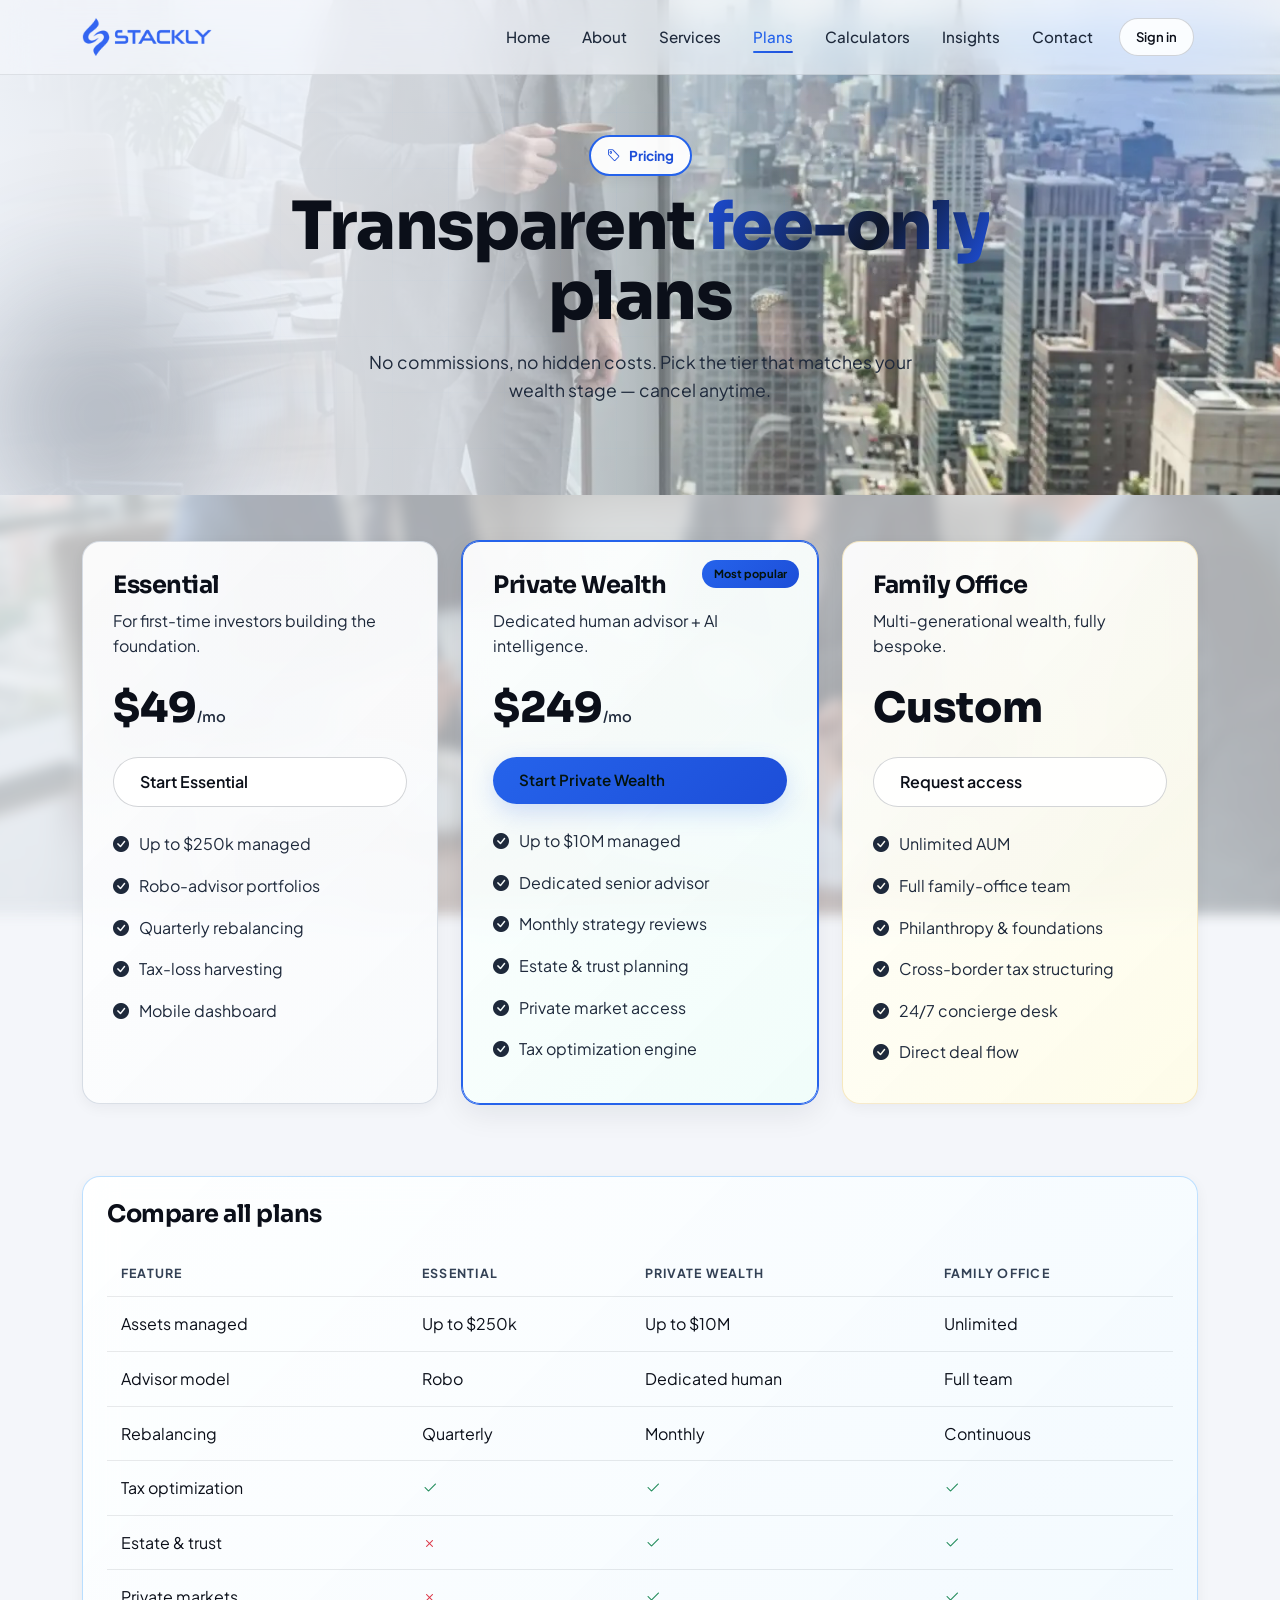
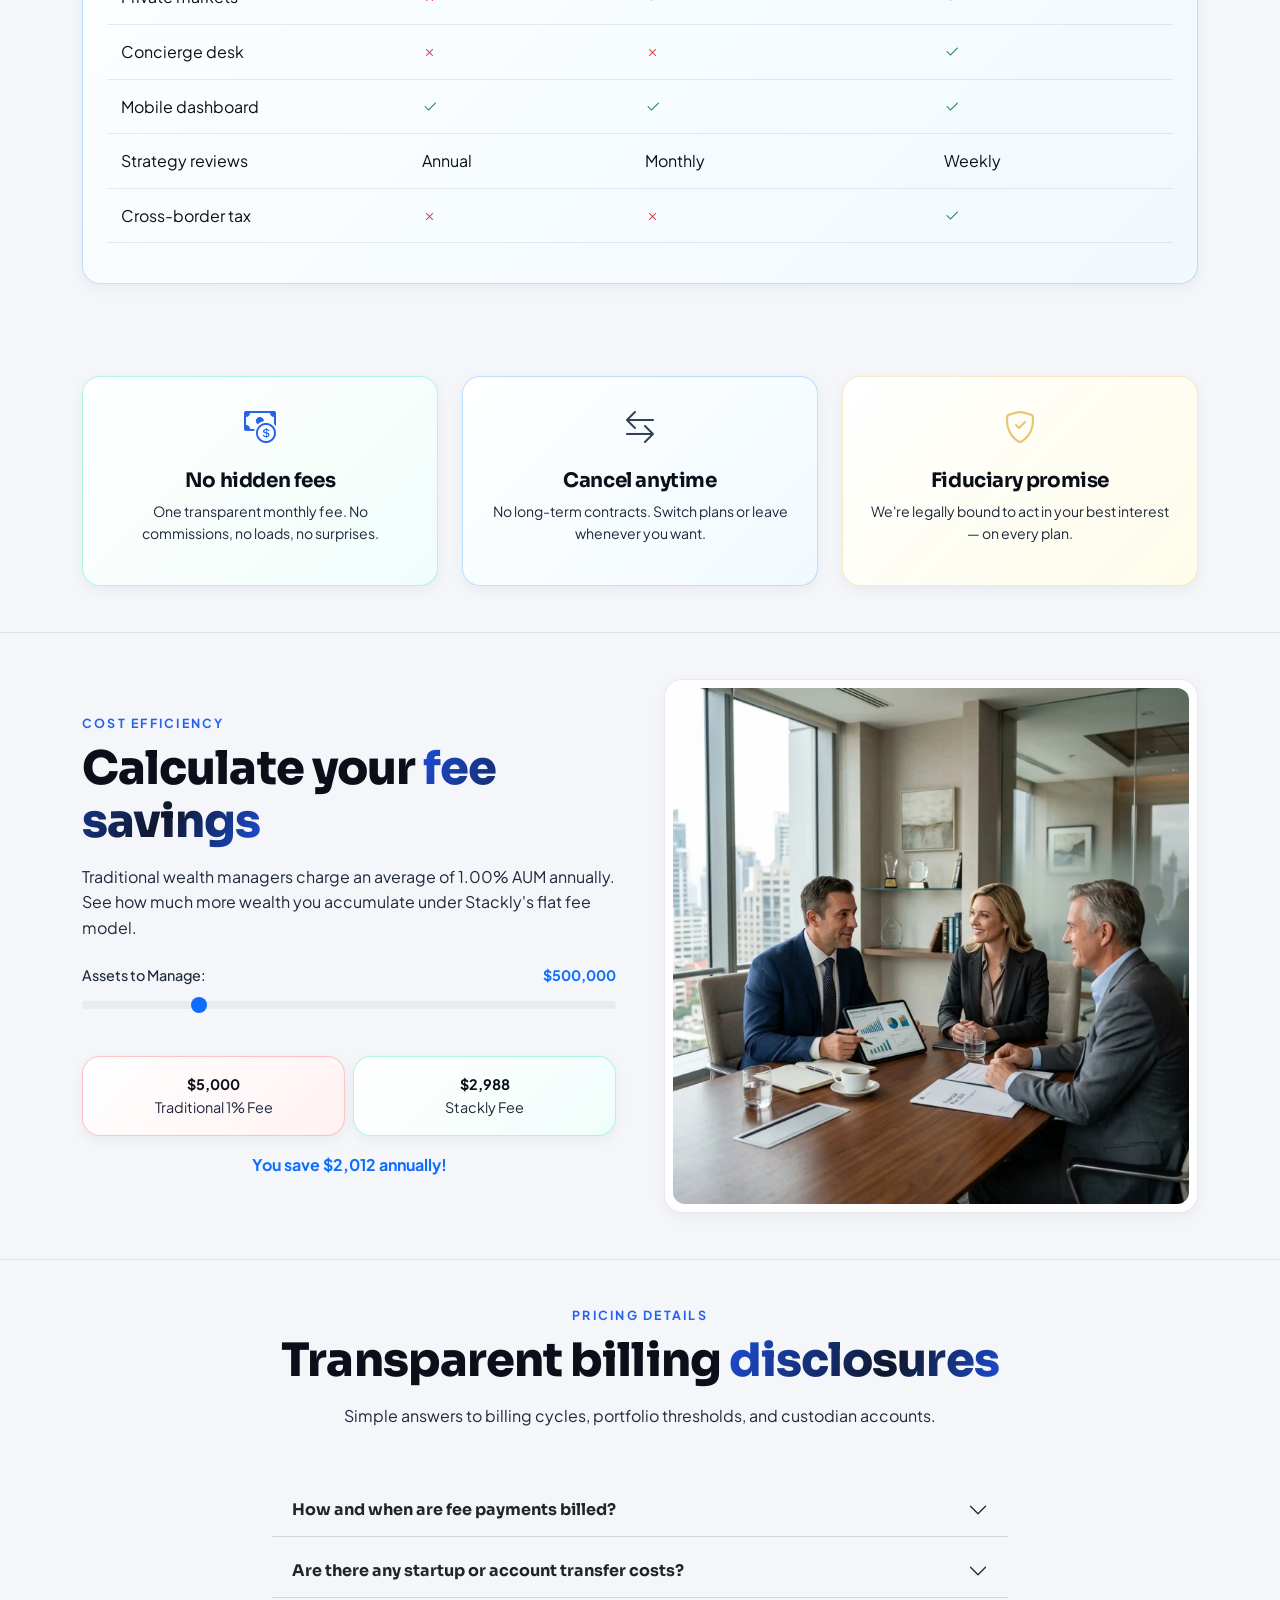
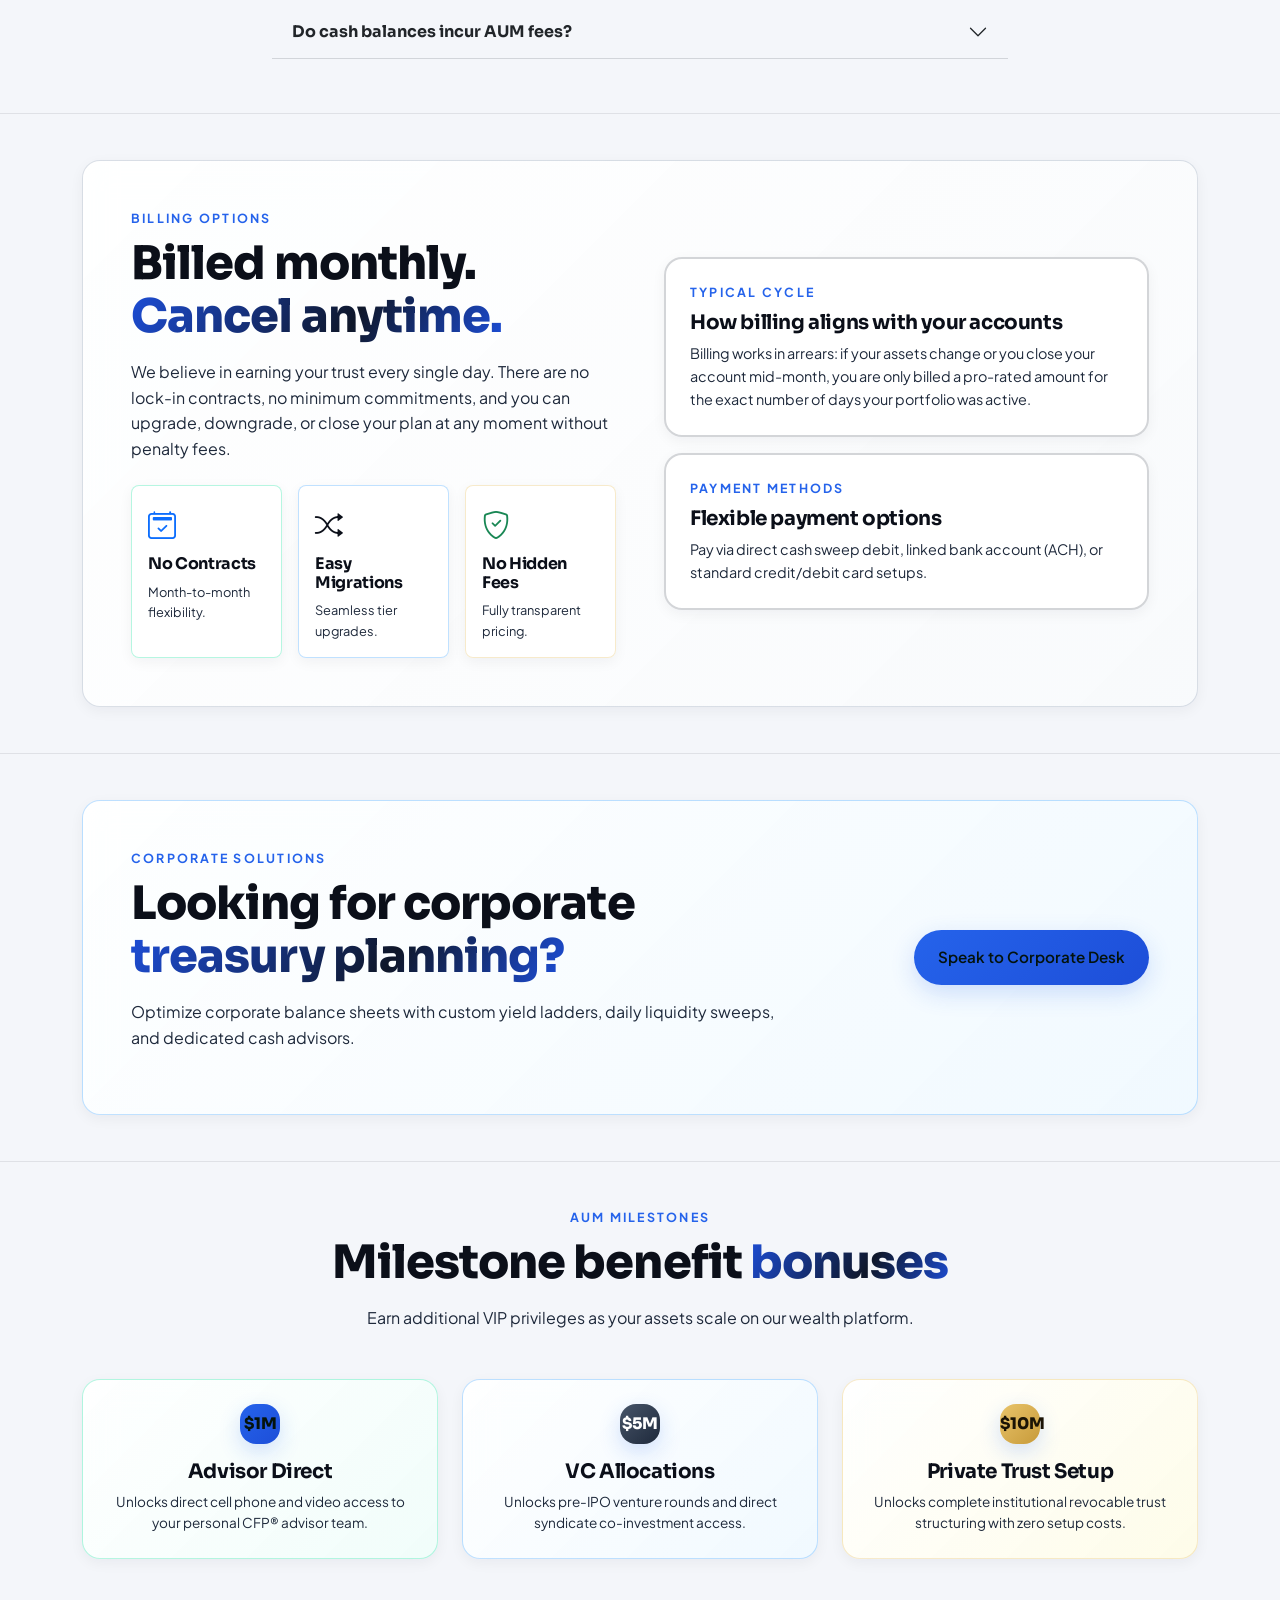
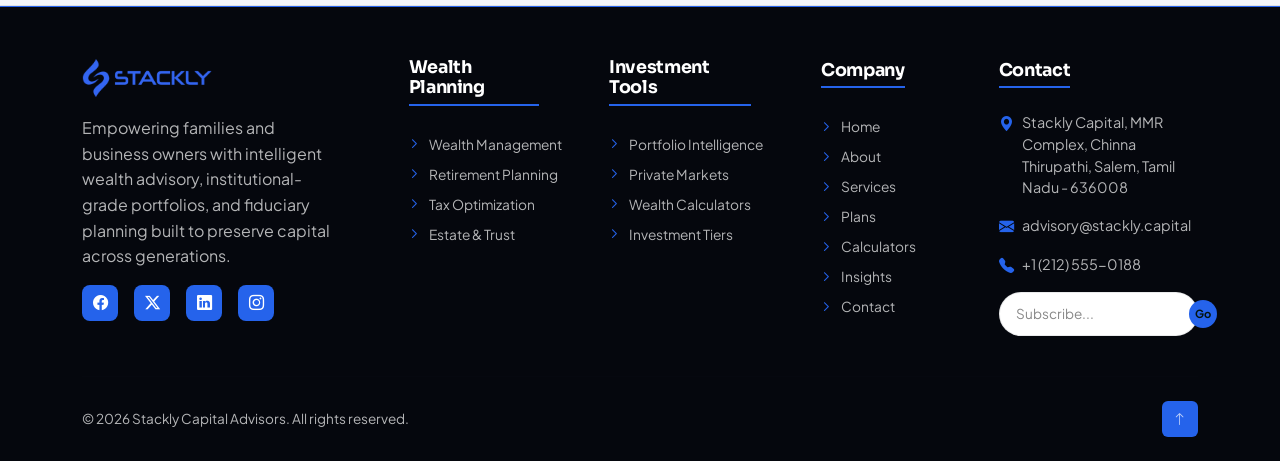
<file: plans.html>
<!doctype html>
<html lang="en" data-theme="light">

<head>
  <meta charset="UTF-8" />
  <meta name="viewport" content="width=device-width, initial-scale=1.0" />
  <title>Plans — Stackly Capital</title>
  <link rel="icon"
    href="data:image/svg+xml,%3Csvg xmlns='http://www.w3.org/2000/svg' viewBox='0 0 32 32'%3E%3Crect width='32' height='32' rx='8' fill='%232ee6a8'/%3E%3Cpath d='M7 21l5-6 4 3 9-10' stroke='%2304130c' stroke-width='2.5' fill='none' stroke-linecap='round' stroke-linejoin='round'/%3E%3C/svg%3E" />
  <link
    href="https://fonts.googleapis.com/css2?family=Plus+Jakarta+Sans:wght@400;500;600;700;800&family=Sora:wght@600;700;800&family=JetBrains+Mono:wght@500;700&display=swap"
    rel="stylesheet" />
  <link href="https://cdn.jsdelivr.net/npm/bootstrap@5.3.3/dist/css/bootstrap.min.css" rel="stylesheet" />
  <link href="https://cdn.jsdelivr.net/npm/bootstrap-icons@1.11.3/font/bootstrap-icons.css" rel="stylesheet" />
  <link href="css/style.css" rel="stylesheet" />
</head>

<body class="page-plans">
  <nav class="navbar navbar-expand-lg navbar-glass">
    <div class="container">
      <a class="brand" href="index.html"><span class="brand-mark"><img src="assets/logo-stackly.png"
            alt="Logo"></span><span class="brand-name">Stackly<b>Capital</b></span></a>
      <button class="navbar-toggler text-dark border-0" type="button" data-bs-toggle="collapse" data-bs-target="#nav"><i
          class="bi bi-list fs-2"></i></button>
      <div class="collapse navbar-collapse justify-content-end" id="nav">
        <div class="d-lg-none d-flex justify-content-between align-items-center mb-4 w-100">
          <span class="brand-mark"><img src="assets/logo-stackly.png" alt="Logo"></span>
          <button type="button" class="btn-close btn-close-white" data-bs-toggle="collapse"
            data-bs-target="#nav"></button>
        </div>
        <div class="d-lg-none mb-4 w-100">
          <div
            style="font-size:1.1rem; font-weight:700; color:var(--text); margin-bottom:12px; font-family:var(--font-display);">
            Search Now!</div>
          <div class="input-group">
            <input type="text" class="form-control bg-dark border-secondary text-light" placeholder="Search here...">
            <span class="input-group-text bg-dark border-secondary text-light"><i class="bi bi-search"></i></span>
          </div>
        </div>
        <ul class="navbar-nav align-items-lg-center gap-lg-1">
          <li class="nav-item"><a class="nav-link nav-link-custom" data-nav="index.html" href="index.html">Home</a></li>
          <li class="nav-item"><a class="nav-link nav-link-custom" data-nav="about.html" href="about.html">About</a>
          </li>
          <li class="nav-item"><a class="nav-link nav-link-custom" data-nav="services.html"
              href="services.html">Services</a></li>
          <li class="nav-item"><a class="nav-link nav-link-custom" data-nav="plans.html" href="plans.html">Plans</a>
          </li>
          <li class="nav-item"><a class="nav-link nav-link-custom" data-nav="calculators.html"
              href="calculators.html">Calculators</a></li>
          <li class="nav-item"><a class="nav-link nav-link-custom" data-nav="blog.html" href="blog.html">Insights</a>
          </li>
          <li class="nav-item"><a class="nav-link nav-link-custom" data-nav="contact.html"
              href="contact.html">Contact</a></li>
          <li class="nav-item ms-lg-2"><a class="btn btn-ghost btn-sm-grad" href="login.html">Sign in</a></li>
          <li class="nav-item"><a class="btn btn-grad btn-sm-grad" href="register.html">Get started</a></li>
        </ul>
        <div class="d-lg-none mt-auto pt-4 border-top border-secondary w-100">
          <div
            style="font-size:1.1rem; font-weight:700; color:var(--text); margin-bottom:15px; font-family:var(--font-display);">
            Contact Info</div>
          <div class="mb-3">
            <div style="font-size:0.75rem; color:var(--text-dim); text-transform:uppercase;">Phone</div>
            <div style="font-size:0.9rem; color:var(--text-muted);">+91 7010792745</div>
          </div>
          <div class="mb-3">
            <div style="font-size:0.75rem; color:var(--text-dim); text-transform:uppercase;">Email</div>
            <div style="font-size:0.9rem; color:var(--text-muted);">info@Stackly.com</div>
          </div>
          <div>
            <div style="font-size:0.75rem; color:var(--text-dim); text-transform:uppercase;">Location</div>
            <div style="font-size:0.9rem; color:var(--text-muted);">Stackly, salem</div>
          </div>
        </div>
      </div>
    </div>
  </nav>

  <header class="hero" style="min-height:55vh;">
    <div class="hero-bg" style="background-image:url('assets/bg-services.webp');"></div>
    <div class="hero-grid-bg"></div>
    <div class="hero-orb a"></div>
    <div class="hero-orb b"></div>
    <div class="container position-relative">
      <div class="reveal text-center mx-auto" style="max-width:760px;">
        <span class="hero-eyebrow"><i class="bi bi-tag"></i> Pricing</span>
        <h1 class="hero-title mt-3">Transparent <span class="grad">fee-only</span> plans</h1>
        <p class="hero-sub mt-3 mx-auto">No commissions, no hidden costs. Pick the tier that matches your wealth stage —
          cancel anytime.</p>
      </div>
    </div>
  </header>

  <section class="section">
    <div class="container">
      <div class="row g-4 justify-content-center">
        <div class="col-md-6 col-lg-4 reveal">
          <div class="glass card-slate plan-card h-100">
            <h4>Essential</h4>
            <p class="text-muted-2">For first-time investors building the foundation.</p>
            <div class="plan-price">$49<small>/mo</small></div>
            <div class="my-3"><a href="404.html" class="btn btn-ghost w-100">Start Essential</a></div>
            <div class="plan-feat"><i class="bi bi-check-circle-fill"></i> Up to $250k managed</div>
            <div class="plan-feat"><i class="bi bi-check-circle-fill"></i> Robo-advisor portfolios</div>
            <div class="plan-feat"><i class="bi bi-check-circle-fill"></i> Quarterly rebalancing</div>
            <div class="plan-feat"><i class="bi bi-check-circle-fill"></i> Tax-loss harvesting</div>
            <div class="plan-feat"><i class="bi bi-check-circle-fill"></i> Mobile dashboard</div>
          </div>
        </div>
        <div class="col-md-6 col-lg-4 reveal d1">
          <div class="glass card-green plan-card featured h-100"><span class="plan-badge">Most popular</span>
            <h4>Private Wealth</h4>
            <p class="text-muted-2">Dedicated human advisor + AI intelligence.</p>
            <div class="plan-price">$249<small>/mo</small></div>
            <div class="my-3"><a href="404.html" class="btn btn-grad w-100">Start Private Wealth</a></div>
            <div class="plan-feat"><i class="bi bi-check-circle-fill"></i> Up to $10M managed</div>
            <div class="plan-feat"><i class="bi bi-check-circle-fill"></i> Dedicated senior advisor</div>
            <div class="plan-feat"><i class="bi bi-check-circle-fill"></i> Monthly strategy reviews</div>
            <div class="plan-feat"><i class="bi bi-check-circle-fill"></i> Estate & trust planning</div>
            <div class="plan-feat"><i class="bi bi-check-circle-fill"></i> Private market access</div>
            <div class="plan-feat"><i class="bi bi-check-circle-fill"></i> Tax optimization engine</div>
          </div>
        </div>
        <div class="col-md-6 col-lg-4 reveal d2">
          <div class="glass card-gold plan-card h-100">
            <h4>Family Office</h4>
            <p class="text-muted-2">Multi-generational wealth, fully bespoke.</p>
            <div class="plan-price">Custom</div>
            <div class="my-3"><a href="404.html" class="btn btn-ghost w-100">Request access</a></div>
            <div class="plan-feat"><i class="bi bi-check-circle-fill"></i> Unlimited AUM</div>
            <div class="plan-feat"><i class="bi bi-check-circle-fill"></i> Full family-office team</div>
            <div class="plan-feat"><i class="bi bi-check-circle-fill"></i> Philanthropy & foundations</div>
            <div class="plan-feat"><i class="bi bi-check-circle-fill"></i> Cross-border tax structuring</div>
            <div class="plan-feat"><i class="bi bi-check-circle-fill"></i> 24/7 concierge desk</div>
            <div class="plan-feat"><i class="bi bi-check-circle-fill"></i> Direct deal flow</div>
          </div>
        </div>
      </div>

      <div class="row g-4 mt-5">
        <div class="col-12 reveal">
          <div class="glass card-blue p-4">
            <h4 class="mb-4">Compare all plans</h4>
            <div class="table-responsive">
              <table class="table table-dash align-middle">
                <thead>
                  <tr>
                    <th>Feature</th>
                    <th>Essential</th>
                    <th>Private Wealth</th>
                    <th>Family Office</th>
                  </tr>
                </thead>
                <tbody>
                  <tr>
                    <td>Assets managed</td>
                    <td>Up to $250k</td>
                    <td>Up to $10M</td>
                    <td>Unlimited</td>
                  </tr>
                  <tr>
                    <td>Advisor model</td>
                    <td>Robo</td>
                    <td>Dedicated human</td>
                    <td>Full team</td>
                  </tr>
                  <tr>
                    <td>Rebalancing</td>
                    <td>Quarterly</td>
                    <td>Monthly</td>
                    <td>Continuous</td>
                  </tr>
                  <tr>
                    <td>Tax optimization</td>
                    <td><i class="bi bi-check2 text-success"></i></td>
                    <td><i class="bi bi-check2 text-success"></i></td>
                    <td><i class="bi bi-check2 text-success"></i></td>
                  </tr>
                  <tr>
                    <td>Estate & trust</td>
                    <td><i class="bi bi-x text-danger"></i></td>
                    <td><i class="bi bi-check2 text-success"></i></td>
                    <td><i class="bi bi-check2 text-success"></i></td>
                  </tr>
                  <tr>
                    <td>Private markets</td>
                    <td><i class="bi bi-x text-danger"></i></td>
                    <td><i class="bi bi-check2 text-success"></i></td>
                    <td><i class="bi bi-check2 text-success"></i></td>
                  </tr>
                  <tr>
                    <td>Concierge desk</td>
                    <td><i class="bi bi-x text-danger"></i></td>
                    <td><i class="bi bi-x text-danger"></i></td>
                    <td><i class="bi bi-check2 text-success"></i></td>
                  </tr>
                  <tr>
                    <td>Mobile dashboard</td>
                    <td><i class="bi bi-check2 text-success"></i></td>
                    <td><i class="bi bi-check2 text-success"></i></td>
                    <td><i class="bi bi-check2 text-success"></i></td>
                  </tr>
                  <tr>
                    <td>Strategy reviews</td>
                    <td>Annual</td>
                    <td>Monthly</td>
                    <td>Weekly</td>
                  </tr>
                  <tr>
                    <td>Cross-border tax</td>
                    <td><i class="bi bi-x text-danger"></i></td>
                    <td><i class="bi bi-x text-danger"></i></td>
                    <td><i class="bi bi-check2 text-success"></i></td>
                  </tr>
                </tbody>
              </table>
            </div>
          </div>
        </div>
      </div>
    </div>
  </section>

  <section class="section" style="background:transparent;">
    <div class="container">
      <div class="row g-4">
        <div class="col-md-4 reveal">
          <div class="glass card-green p-4 h-100 text-center"><i class="bi bi-cash-coin"
              style="font-size:2rem;color:var(--primary)"></i>
            <h5 class="mt-3">No hidden fees</h5>
            <p class="text-muted-2" style="font-size:.88rem">One transparent monthly fee. No commissions, no loads, no
              surprises.</p>
          </div>
        </div>
        <div class="col-md-4 reveal d1">
          <div class="glass card-blue p-4 h-100 text-center"><i class="bi bi-arrow-left-right"
              style="font-size:2rem;color:var(--accent)"></i>
            <h5 class="mt-3">Cancel anytime</h5>
            <p class="text-muted-2" style="font-size:.88rem">No long-term contracts. Switch plans or leave whenever you
              want.</p>
          </div>
        </div>
        <div class="col-md-4 reveal d2">
          <div class="glass card-gold p-4 h-100 text-center"><i class="bi bi-shield-check"
              style="font-size:2rem;color:var(--gold)"></i>
            <h5 class="mt-3">Fiduciary promise</h5>
            <p class="text-muted-2" style="font-size:.88rem">We're legally bound to act in your best interest — on every
              plan.</p>
          </div>
        </div>
      </div>
    </div>
  </section>

  <!-- Section 1: Interactive Fee Savings Calculator -->
  <section class="section" style="border-top: 1px solid var(--border);">
    <div class="container">
      <div class="row align-items-center g-5 reveal">
        <div class="col-lg-6">
          <div class="eyebrow">Cost Efficiency</div>
          <h2 class="section-title mt-2">Calculate your <span class="grad-text">fee savings</span></h2>
          <p class="text-muted-2 mt-3">Traditional wealth managers charge an average of 1.00% AUM annually. See how much
            more wealth you accumulate under Stackly's flat fee model.</p>
          <div class="mt-4">
            <label class="form-label text-muted d-flex justify-content-between"><span>Assets to Manage:</span> <span
                id="asset-val" class="text-primary fw-bold">$500,000</span></label>
            <input type="range" class="form-range" id="asset-slider" min="100000" max="2000000" step="50000"
              value="500000" style="accent-color: var(--primary);">
            <div class="row mt-4 g-2 text-center" style="font-size:.9rem;">
              <div class="col-6">
                <div class="p-3 glass card-rose">
                  <div class="fw-bold">$5,000</div><span class="text-muted-2">Traditional 1% Fee</span>
                </div>
              </div>
              <div class="col-6">
                <div class="p-3 glass card-green">
                  <div class="fw-bold" id="stackly-fee">$2,988</div><span class="text-muted-2">Stackly Fee</span>
                </div>
              </div>
            </div>
            <div class="mt-3 text-center text-primary fw-bold" id="savings-val">You save $2,012 annually!</div>
          </div>
        </div>
        <div class="col-lg-6">
          <div class="glass p-2" style="border-radius: var(--radius); overflow: hidden; height: 100%;">
            <img src="assets/bg-hero.webp" alt="Fiduciary Wealth Management Meeting"
              style="width: 100%; height: 100%; min-height: 380px; object-fit: cover; border-radius: calc(var(--radius) - 6px);">
          </div>
        </div>
      </div>
    </div>
  </section>
  <script>
    document.addEventListener("DOMContentLoaded", function () {
      const slider = document.getElementById("asset-slider");
      if (slider) {
        slider.addEventListener("input", function () {
          const val = parseInt(this.value);
          const trad = val * 0.01;
          const stackly = val <= 250000 ? 588 : 2988; // Essential ($49/mo) vs Private ($249/mo)
          const savings = trad - stackly;

          document.getElementById("asset-val").innerText = "$" + val.toLocaleString();
          document.getElementById("stackly-fee").innerText = "$" + stackly.toLocaleString();

          if (savings > 0) {
            document.getElementById("savings-val").innerText = "You save $" + savings.toLocaleString() + " annually!";
          } else {
            document.getElementById("savings-val").innerText = "Optimal pricing tier selected!";
          }

          // Compounded growth preview
          const tradGrowth = val * Math.pow(1 + 0.065, 30);
          const stacklyGrowth = val * Math.pow(1 + 0.072, 30); // 0.7% fee delta differential
          const delta = Math.round(stacklyGrowth - tradGrowth);

          // Adjust graph bars if elements exist
          const compTrad = document.getElementById("comp-trad");
          const compStackly = document.getElementById("comp-stackly");
          if (compTrad && compStackly) {
            const maxVal = Math.max(tradGrowth, stacklyGrowth);
            compTrad.style.height = (tradGrowth / maxVal * 80) + "%";
            compStackly.style.height = (stacklyGrowth / maxVal * 80) + "%";
          }
        });
      }
    });
  </script>

  <!-- Section 2: Pricing Disclosures FAQ -->
  <section class="section" style="background:transparent; border-top: 1px solid var(--border);">
    <div class="container">
      <div class="text-center mb-5 reveal">
        <div class="eyebrow">Pricing Details</div>
        <h2 class="section-title mt-2">Transparent billing <span class="grad-text">disclosures</span></h2>
        <p class="section-sub mt-3">Simple answers to billing cycles, portfolio thresholds, and custodian accounts.</p>
      </div>
      <div class="row justify-content-center reveal">
        <div class="col-lg-8">
          <div class="accordion accordion-flush" id="pricingFaq">
            <div class="accordion-item bg-transparent border-bottom border-secondary border-opacity-25 my-2">
              <h2 class="accordion-header">
                <button class="accordion-button collapsed bg-transparent text-dark fw-bold" type="button"
                  data-bs-toggle="collapse" data-bs-target="#pr-1">
                  How and when are fee payments billed?
                </button>
              </h2>
              <div id="pr-1" class="accordion-collapse collapse" data-bs-parent="#pricingFaq">
                <div class="accordion-body text-muted-2" style="font-size:.9rem;">
                  Fees are calculated daily based on portfolio value and billed monthly in arrears. You can choose to
                  have fees automatically debited directly from your cash sweep balance or billed to a linked card.
                </div>
              </div>
            </div>
            <div class="accordion-item bg-transparent border-bottom border-secondary border-opacity-25 my-2">
              <h2 class="accordion-header">
                <button class="accordion-button collapsed bg-transparent text-dark fw-bold" type="button"
                  data-bs-toggle="collapse" data-bs-target="#pr-2">
                  Are there any startup or account transfer costs?
                </button>
              </h2>
              <div id="pr-2" class="accordion-collapse collapse" data-bs-parent="#pricingFaq">
                <div class="accordion-body text-muted-2" style="font-size:.9rem;">
                  No. We charge zero setup fees, zero onboarding fees, and zero transfer fees. We even reimburse any
                  standard account transfer fee (ACATS) charged by your outgoing custodian.
                </div>
              </div>
            </div>
            <div class="accordion-item bg-transparent border-bottom border-secondary border-opacity-25 my-2">
              <h2 class="accordion-header">
                <button class="accordion-button collapsed bg-transparent text-dark fw-bold" type="button"
                  data-bs-toggle="collapse" data-bs-target="#pr-3">
                  Do cash balances incur AUM fees?
                </button>
              </h2>
              <div id="pr-3" class="accordion-collapse collapse" data-bs-parent="#pricingFaq">
                <div class="accordion-body text-muted-2" style="font-size:.9rem;">
                  No. Cash held in our high-yield cash sweep accounts does not incur AUM management fees. It earns
                  yield, and remains liquid with daily access.
                </div>
              </div>
            </div>
          </div>
        </div>
      </div>
    </div>
  </section>

  <!-- Section 3: Flexible Billing Cycle Showcase -->
  <section class="section" style="border-top: 1px solid var(--border);">
    <div class="container">
      <div class="glass card-slate p-4 p-md-5 reveal">
        <div class="row align-items-center g-5">
          <div class="col-lg-6">
            <div class="eyebrow">Billing Options</div>
            <h2 class="section-title mt-2">Billed monthly. <span class="grad-text">Cancel anytime.</span></h2>
            <p class="text-muted-2 mt-3">We believe in earning your trust every single day. There are no lock-in
              contracts, no minimum commitments, and you can upgrade, downgrade, or close your plan at any moment
              without penalty fees.</p>
            <div class="d-flex flex-column flex-sm-row gap-3 mt-4">
              <div class="p-3 glass card-green rounded-3" style="flex:1; background:rgba(255,255,255,0.96);"><i
                  class="bi bi-calendar2-check text-primary fs-3"></i>
                <h6 class="mt-2">No Contracts</h6>
                <p class="text-muted-2 mb-0" style="font-size:.8rem;">Month-to-month flexibility.</p>
              </div>
              <div class="p-3 glass card-blue rounded-3" style="flex:1; background:rgba(255,255,255,0.96);"><i
                  class="bi bi-shuffle text-accent fs-3"></i>
                <h6 class="mt-2">Easy Migrations</h6>
                <p class="text-muted-2 mb-0" style="font-size:.8rem;">Seamless tier upgrades.</p>
              </div>
              <div class="p-3 glass card-gold rounded-3" style="flex:1; background:rgba(255,255,255,0.96);"><i
                  class="bi bi-shield-check text-success fs-3"></i>
                <h6 class="mt-2">No Hidden Fees</h6>
                <p class="text-muted-2 mb-0" style="font-size:.8rem;">Fully transparent pricing.</p>
              </div>
            </div>
          </div>
          <div class="col-lg-6">
            <div class="glass card-slate p-4"
              style="background:rgba(255,255,255,0.96); border: 2px solid var(--border-strong);">
              <div class="eyebrow">Typical Cycle</div>
              <h5 class="mt-2">How billing aligns with your accounts</h5>
              <p class="text-muted-2" style="font-size:.9rem; margin-bottom: 0;">Billing works in arrears: if your assets change or you
                close your account mid-month, you are only billed a pro-rated amount for the exact number of days your
                portfolio was active.</p>
            </div>
            <div class="glass card-slate p-4 mt-3"
              style="background:rgba(255,255,255,0.96); border: 2px solid var(--border-strong);">
              <div class="eyebrow">Payment Methods</div>
              <h5 class="mt-2">Flexible payment options</h5>
              <p class="text-muted-2" style="font-size:.9rem; margin-bottom: 0;">Pay via direct cash sweep debit, linked bank account (ACH), or standard credit/debit card setups.</p>
            </div>
          </div>
        </div>
      </div>
    </div>
  </section>

  <!-- Section 4: Corporate Treasury Banner -->
  <section class="section" style="background:transparent; border-top: 1px solid var(--border);">
    <div class="container">
      <div class="glass card-blue p-5 reveal">
        <div class="row align-items-center g-4">
          <div class="col-lg-8">
            <div class="eyebrow">Corporate Solutions</div>
            <h2 class="section-title mt-2">Looking for corporate <span class="grad-text">treasury planning?</span></h2>
            <p class="text-muted-2 mt-3">Optimize corporate balance sheets with custom yield ladders, daily liquidity
              sweeps, and dedicated cash advisors.</p>
          </div>
          <div class="col-lg-4 text-lg-end">
            <a href="404.html" class="btn btn-grad px-4 py-3">Speak to Corporate Desk</a>
          </div>
        </div>
      </div>
    </div>
  </section>

  <!-- Section 5: AUM Milestone Incentives Grid -->
  <section class="section" style="border-top: 1px solid var(--border); border-bottom: 1px solid var(--border);">
    <div class="container">
      <div class="text-center mb-5 reveal">
        <div class="eyebrow">AUM Milestones</div>
        <h2 class="section-title mt-2">Milestone benefit <span class="grad-text">bonuses</span></h2>
        <p class="section-sub mt-3">Earn additional VIP privileges as your assets scale on our wealth platform.</p>
      </div>
      <div class="row g-4 reveal">
        <div class="col-md-4">
          <div class="glass card-green p-4 text-center h-100">
            <div class="step-num mx-auto" style="width:40px;height:40px;font-size:1rem;">$1M</div>
            <h5 class="mt-3">Advisor Direct</h5>
            <p class="text-muted-2 mb-0" style="font-size:.85rem">Unlocks direct cell phone and video access to your
              personal CFP® advisor team.</p>
          </div>
        </div>
        <div class="col-md-4">
          <div class="glass card-blue p-4 text-center h-100">
            <div class="step-num mx-auto"
              style="width:40px;height:40px;font-size:1rem;background:var(--grad-accent);color:#fff;">$5M</div>
            <h5 class="mt-3">VC Allocations</h5>
            <p class="text-muted-2 mb-0" style="font-size:.85rem">Unlocks pre-IPO venture rounds and direct syndicate
              co-investment access.</p>
          </div>
        </div>
        <div class="col-md-4">
          <div class="glass card-gold p-4 text-center h-100">
            <div class="step-num mx-auto"
              style="width:40px;height:40px;font-size:1rem;background:var(--grad-gold);color:#1a1305;">$10M</div>
            <h5 class="mt-3">Private Trust Setup</h5>
            <p class="text-muted-2 mb-0" style="font-size:.85rem">Unlocks complete institutional revocable trust
              structuring with zero setup costs.</p>
          </div>
        </div>
      </div>
    </div>
  </section>

  <footer class="footer">
    <div class="container">
      <div class="footer-row-custom">
        <div class="footer-col-brand">
          <a class="brand mb-3" href="index.html">
            <span class="brand-mark"><img src="assets/logo-stackly.png" alt="Logo"></span>
            <span class="brand-name">Stackly<b>Capital</b></span>
          </a>
          <p class="text-muted-2 mt-3" style="max-width:340px;">Empowering families and business owners with intelligent
            wealth advisory, institutional-grade portfolios, and fiduciary planning built to preserve capital across
            generations.</p>
          <div class="d-flex gap-2 mt-3">
            <a class="social-ic" href="404.html"><i class="bi bi-facebook"></i></a>
            <a class="social-ic" href="404.html"><i class="bi bi-twitter-x"></i></a>
            <a class="social-ic" href="404.html"><i class="bi bi-linkedin"></i></a>
            <a class="social-ic" href="404.html"><i class="bi bi-instagram"></i></a>
          </div>
        </div>
        <div class="footer-col-links-planning footer-links">
          <h6>Wealth Planning</h6>
          <a href="services.html">Wealth Management</a>
          <a href="services.html">Retirement Planning</a>
          <a href="services.html">Tax Optimization</a>
          <a href="services.html">Estate & Trust</a>
        </div>
        <div class="footer-col-links-tools footer-links">
          <h6>Investment Tools</h6>
          <a href="services.html">Portfolio Intelligence</a>
          <a href="services.html">Private Markets</a>
          <a href="calculators.html">Wealth Calculators</a>
          <a href="plans.html">Investment Tiers</a>
        </div>
        <div class="footer-col-links-company footer-links">
          <h6>Company</h6>
          <a href="index.html">Home</a>
          <a href="about.html">About</a>
          <a href="services.html">Services</a>
          <a href="plans.html">Plans</a>
          <a href="calculators.html">Calculators</a>
          <a href="blog.html">Insights</a>
          <a href="contact.html">Contact</a>
        </div>
        <div class="footer-col-links-support footer-links">
          <h6>Support</h6>
          <a href="404.html">Testimonials</a>
          <a href="login.html">Portal Login</a>
        </div>
        <div class="footer-col-contact">
          <h6>Contact</h6>
          <div class="footer-contact-item d-flex gap-2 align-items-start mb-3">
            <i class="bi bi-geo-alt-fill"></i>
            <span>Stackly Capital, MMR Complex, Chinna Thirupathi, Salem, Tamil Nadu - 636008</span>
          </div>
          <div class="footer-contact-item d-flex gap-2 align-items-center mb-3">
            <i class="bi bi-envelope-fill"></i>
            <a href="mailto:advisory@stackly.capital">advisory@stackly.capital</a>
          </div>
          <div class="footer-contact-item d-flex gap-2 align-items-center mb-3">
            <i class="bi bi-telephone-fill"></i>
            <span>+1 (212) 555-0188</span>
          </div>
          <form class="footer-subscribe-pill" action="404.html">
            <input type="email" placeholder="Subscribe..." required>
            <button class="subscribe-btn" type="submit">Go</button>
          </form>
        </div>
      </div>
      <div class="footer-bottom">
        <span>© 2026 Stackly Capital Advisors. All rights reserved.</span>
        <a href="#" class="scroll-to-top-btn"><i class="bi bi-arrow-up"></i></a>
      </div>
    </div>
  </footer>
  <script src="https://cdn.jsdelivr.net/npm/bootstrap@5.3.3/dist/js/bootstrap.bundle.min.js"></script>
  <script src="js/main.js"></script>
</body>

</html>
</file>
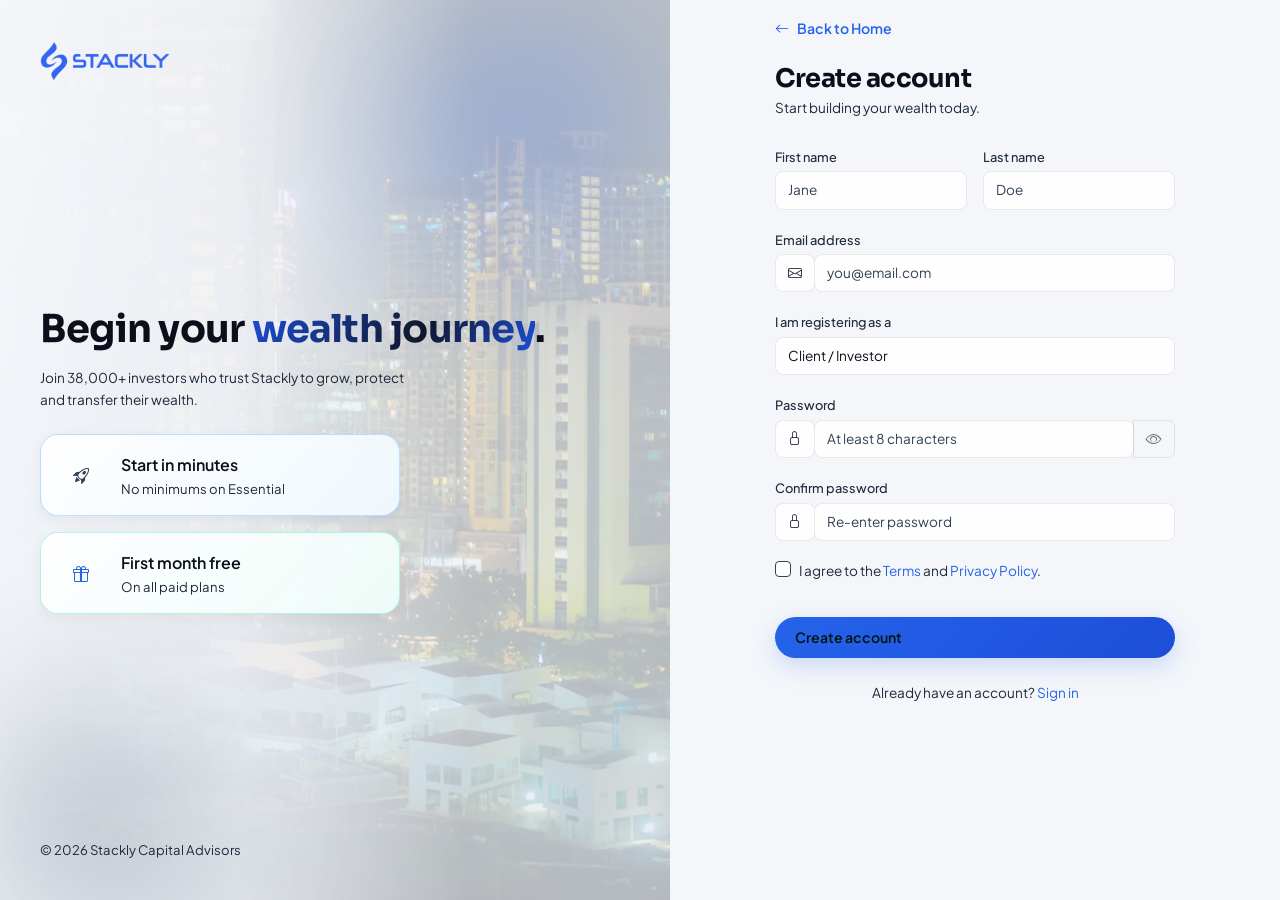
<file: register.html>
<!doctype html>
<html lang="en" data-theme="light">
<head>
  <meta charset="UTF-8" /><meta name="viewport" content="width=device-width, initial-scale=1.0" />
  <title>Create account — Stackly Capital</title>
  <link rel="icon" href="data:image/svg+xml,%3Csvg xmlns='http://www.w3.org/2000/svg' viewBox='0 0 32 32'%3E%3Crect width='32' height='32' rx='8' fill='%232ee6a8'/%3E%3Cpath d='M7 21l5-6 4 3 9-10' stroke='%2304130c' stroke-width='2.5' fill='none' stroke-linecap='round' stroke-linejoin='round'/%3E%3C/svg%3E" />
  <link href="https://fonts.googleapis.com/css2?family=Plus+Jakarta+Sans:wght@400;500;600;700;800&family=Sora:wght@600;700;800&family=JetBrains+Mono:wght@500;700&display=swap" rel="stylesheet" />
  <link href="https://cdn.jsdelivr.net/npm/bootstrap@5.3.3/dist/css/bootstrap.min.css" rel="stylesheet" />
  <link href="https://cdn.jsdelivr.net/npm/bootstrap-icons@1.11.3/font/bootstrap-icons.css" rel="stylesheet" />
  <link href="css/style.css" rel="stylesheet" />
</head>
<body class="page-register">
  </div>
  

  <div class="auth-wrap">
    <aside class="auth-aside">
      <div class="hero-bg" style="background-image:url('assets/bg-register.webp');opacity:.22;"></div>
      <div class="hero-orb a"></div><div class="hero-orb b"></div>
      <a class="brand position-relative" href="index.html"><span class="brand-mark"><img src="assets/logo-stackly.png" alt="Logo"></span><span class="brand-name">Stackly<b>Capital</b></span></a>
      <div class="position-relative">
        <h1 style="font-size:2.4rem;">Begin your <span class="grad-text">wealth journey</span>.</h1>
        <p class="text-muted-2 mt-3" style="max-width:380px;">Join 38,000+ investors who trust Stackly to grow, protect and transfer their wealth.</p>
        <div class="glass card-blue p-3 mt-4" style="max-width:360px;">
          <div class="d-flex align-items-center gap-3"><div class="stat-ic icon-blue"><i class="bi bi-rocket-takeoff"></i></div><div><div class="fw-semibold">Start in minutes</div><div class="text-muted-2" style="font-size:.82rem">No minimums on Essential</div></div></div>
        </div>
        <div class="glass card-green p-3 mt-3" style="max-width:360px;">
          <div class="d-flex align-items-center gap-3"><div class="stat-ic icon-green"><i class="bi bi-gift"></i></div><div><div class="fw-semibold">First month free</div><div class="text-muted-2" style="font-size:.82rem">On all paid plans</div></div></div>
        </div>
      </div>
      <div class="text-muted-2 position-relative" style="font-size:.82rem;">© 2026 Stackly Capital Advisors</div>
    </aside>

    <main class="auth-panel">
      <div class="auth-card" style="max-width:460px;">
        <div class="d-lg-none mb-4"><a class="brand" href="index.html"><span class="brand-mark"><img src="assets/logo-stackly.png" alt="Logo"></span></a></div>
        <a href="index.html" class="d-inline-flex align-items-center gap-2 mb-4 text-decoration-none fw-semibold" style="font-size: .88rem; color: var(--primary);"><i class="bi bi-arrow-left"></i> Back to Home</a>
        <h2>Create account</h2>
        <p class="text-muted-2">Start building your wealth today.</p>

        <div class="mt-3"></div>

        <form id="registerForm" class="mt-4">
          <div class="row g-3">
            <div class="col-md-6"><label class="form-label">First name</label><input class="form-control" id="regFirstName" required placeholder="Jane" pattern="[A-Za-z\s]+" title="Only letters and spaces are allowed" oninput="this.value = this.value.replace(/[^A-Za-z\s]/g, '')"></div>
            <div class="col-md-6"><label class="form-label">Last name</label><input class="form-control" required placeholder="Doe" pattern="[A-Za-z\s]+" title="Only letters and spaces are allowed" oninput="this.value = this.value.replace(/[^A-Za-z\s]/g, '')"></div>
            <div class="col-12"><label class="form-label">Email address</label><div class="input-group"><span class="input-group-text"><i class="bi bi-envelope"></i></span><input type="email" class="form-control" required placeholder="you@email.com"></div></div>
            <div class="col-12">
              <label class="form-label">I am registering as a</label>
              <select class="form-select" id="registerRole" required>
                <option value="client">Client / Investor</option>
                <option value="advisor">Financial Advisor</option>
              </select>
            </div>
            <div class="col-12"><label class="form-label">Password</label><div class="input-group"><span class="input-group-text"><i class="bi bi-lock"></i></span><input type="password" id="regPwd" class="form-control" required placeholder="At least 8 characters" pattern="(?=.*\d)(?=.*[a-z])(?=.*[A-Z])(?=.*\W).{8,}" title="Password must be at least 8 characters, contain at least one uppercase letter, one lowercase letter, one number, and one special character." data-min-pwd><button type="button" class="btn btn-outline-secondary" data-toggle-pwd="#regPwd" style="border-color:var(--border)"><i class="bi bi-eye ic-eye-open"></i><i class="bi bi-eye-slash ic-eye-closed d-none"></i></button></div></div>
            <div class="col-12"><label class="form-label">Confirm password</label><div class="input-group"><span class="input-group-text"><i class="bi bi-lock"></i></span><input type="password" class="form-control" required placeholder="Re-enter password" data-match-pwd></div></div>
            <div class="col-12"><div class="form-check"><input class="form-check-input" type="checkbox" id="terms" required><label class="form-check-label" for="terms" style="font-size:.85rem;color:var(--text-muted)">I agree to the <a href="404.html">Terms</a> and <a href="404.html">Privacy Policy</a>.</label></div></div>
            <div class="col-12"><div class="form-success d-none" style="color:var(--primary)"></div></div>
            <div class="col-12"><button class="btn btn-grad w-100" type="submit">Create account</button></div>
          </div>
        </form>
        <p class="text-center text-muted-2 mt-4" style="font-size:.9rem;">Already have an account? <a href="login.html">Sign in</a></p>
      </div>
    </main>
  </div>
  <script src="https://cdn.jsdelivr.net/npm/bootstrap@5.3.3/dist/js/bootstrap.bundle.min.js"></script>
  <script src="js/main.js"></script>
  <script>
    document.addEventListener("DOMContentLoaded", function() {
      const form = document.getElementById("registerForm");
      if (form) {
        form.addEventListener("submit", function(e) {
          e.preventDefault();
          if (form.checkValidity()) {
            const firstName = document.getElementById("regFirstName").value;
            localStorage.setItem("username", firstName);

            const role = document.getElementById("registerRole").value;
            localStorage.setItem("role", role);
            if (role === "client") {
              window.location.href = "pages/client-dashboard.html";
            } else if (role === "advisor") {
              window.location.href = "pages/advisor-dashboard.html";
            }
          } else {
            form.reportValidity();
          }
        });
      }
    });
  </script>
</body>
</html>
</file>
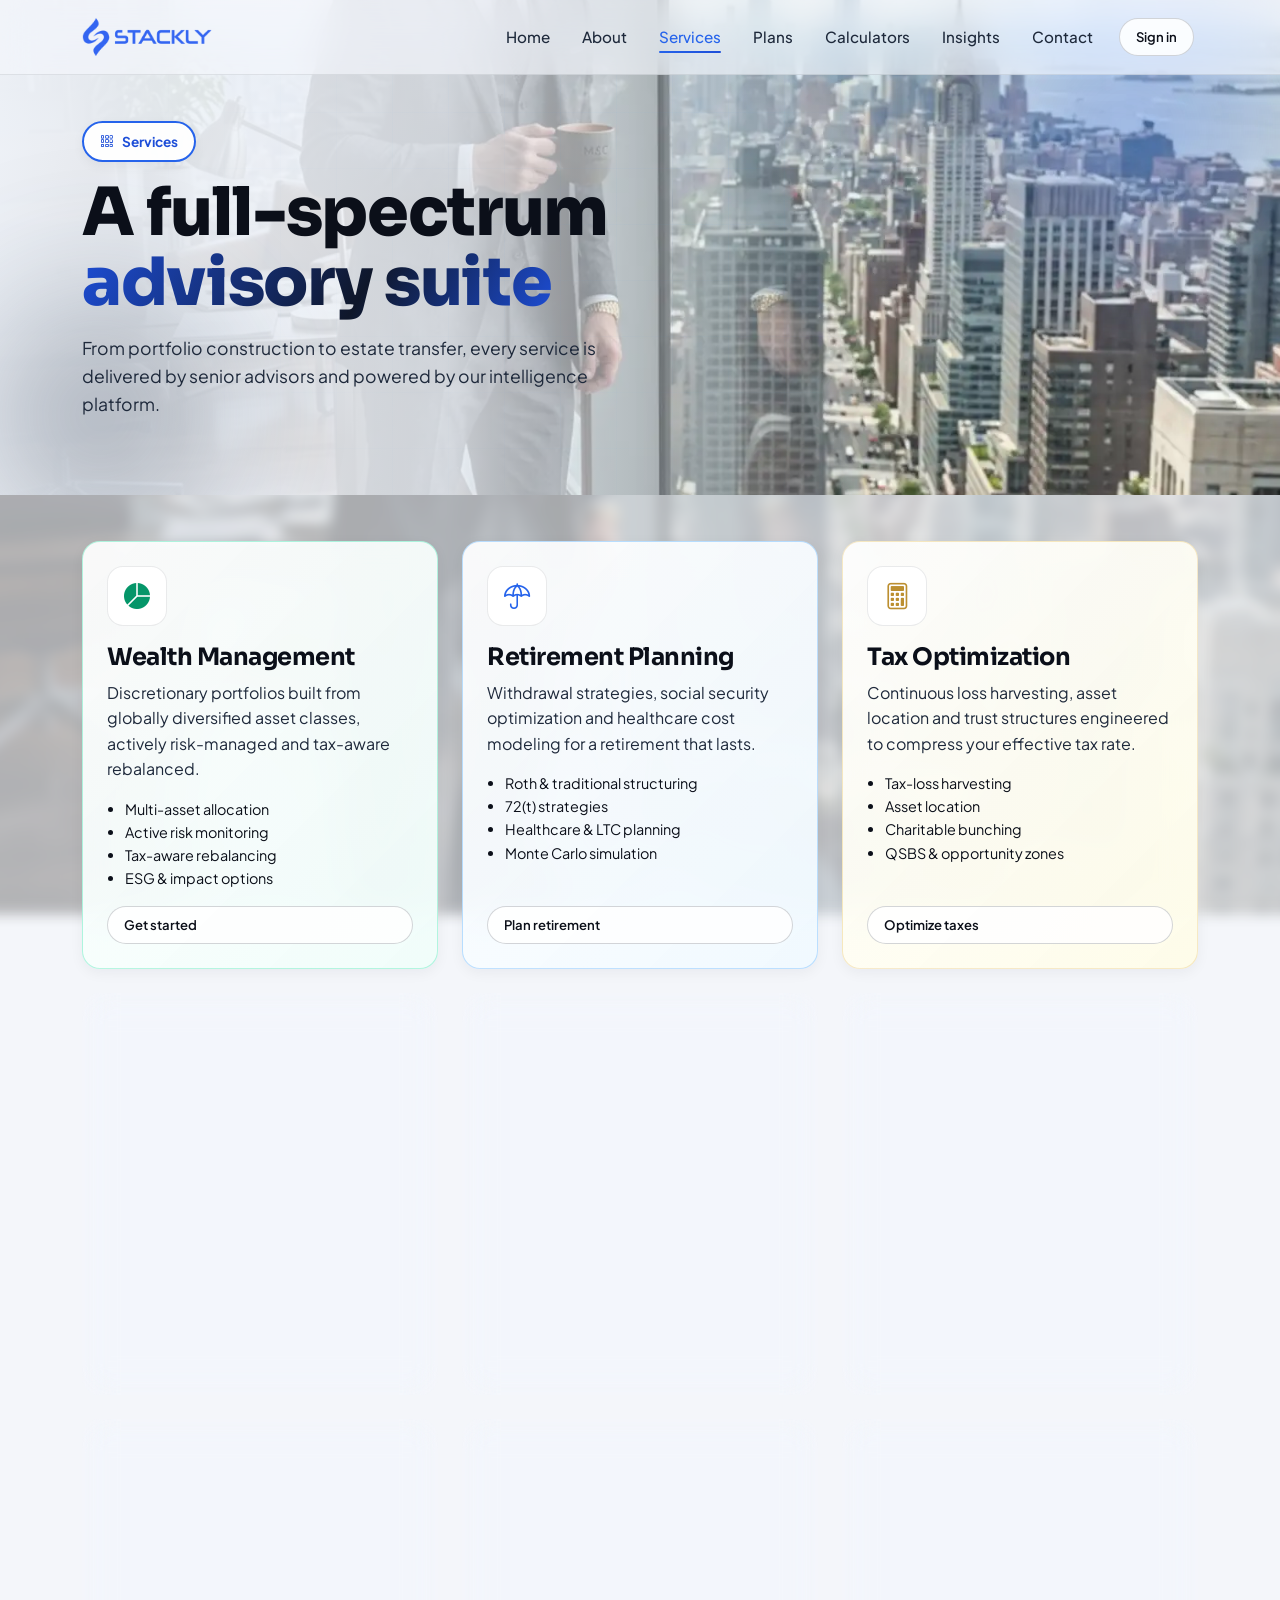
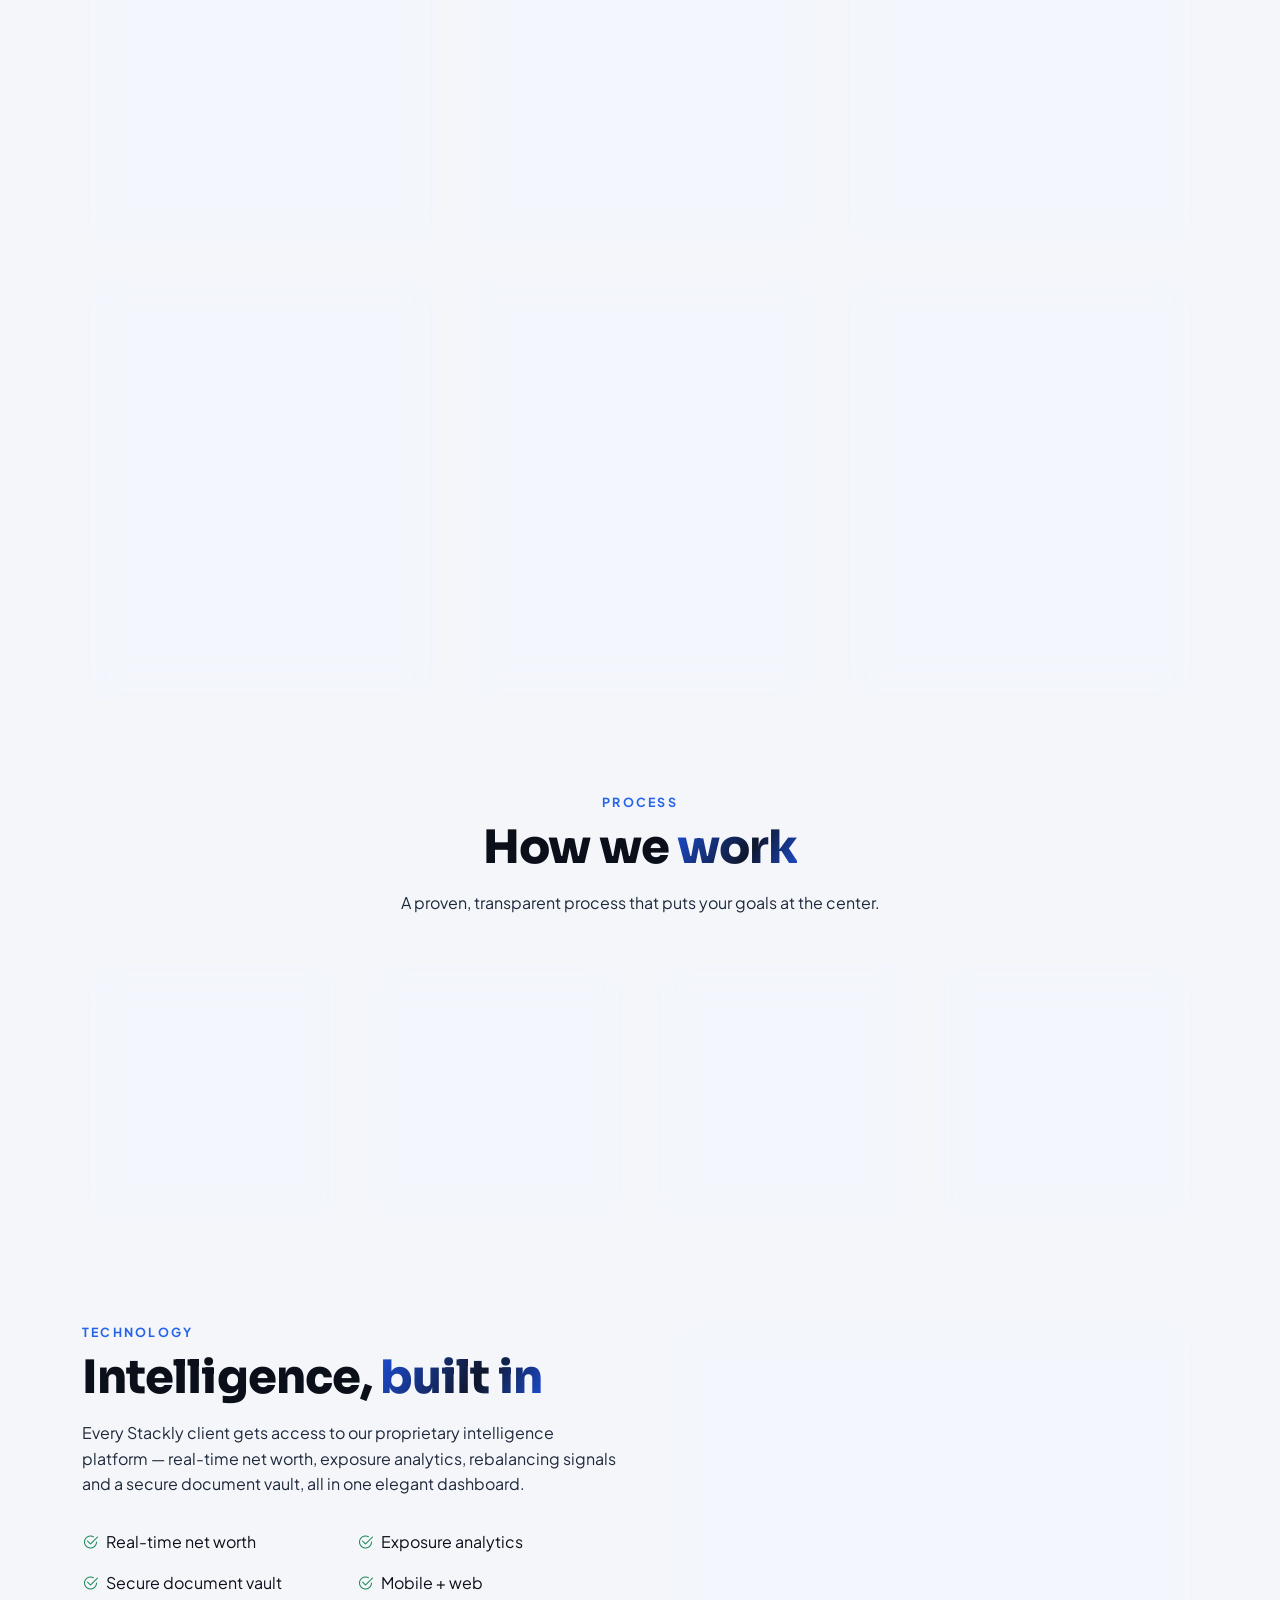
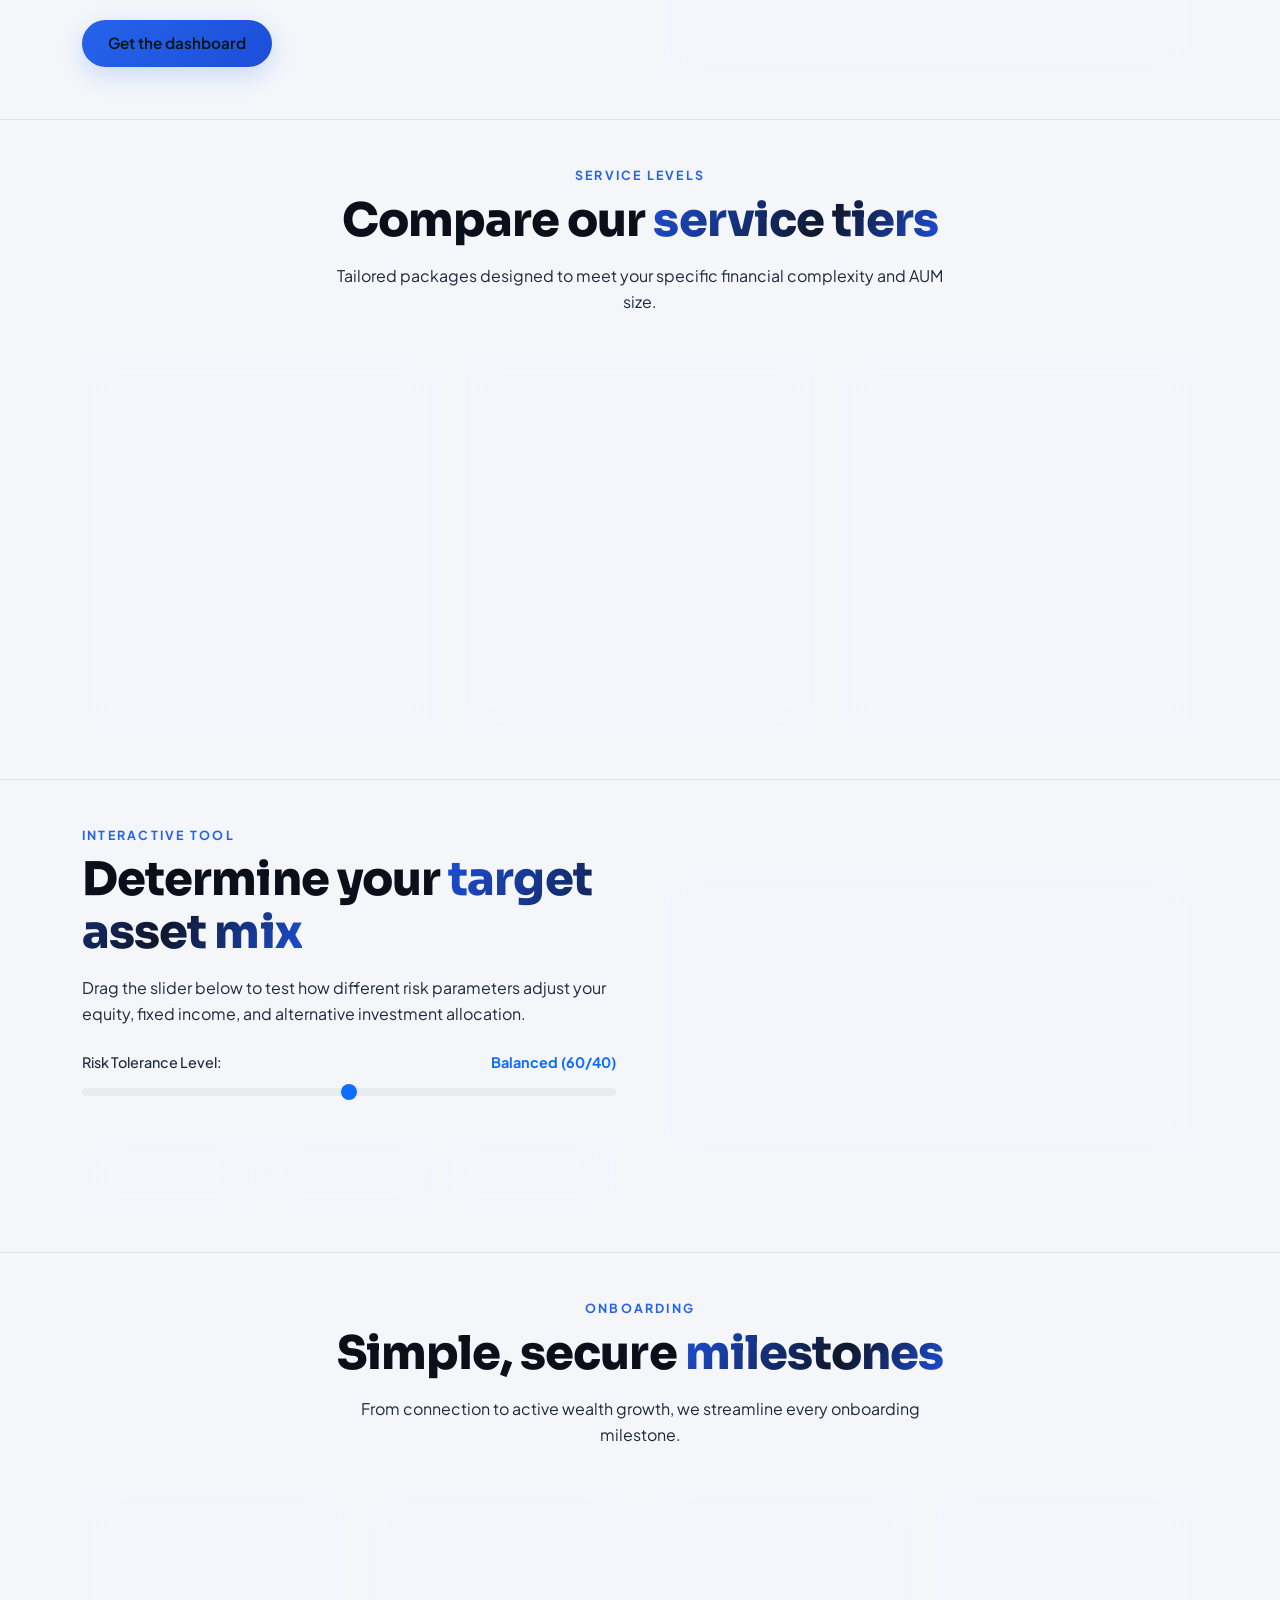
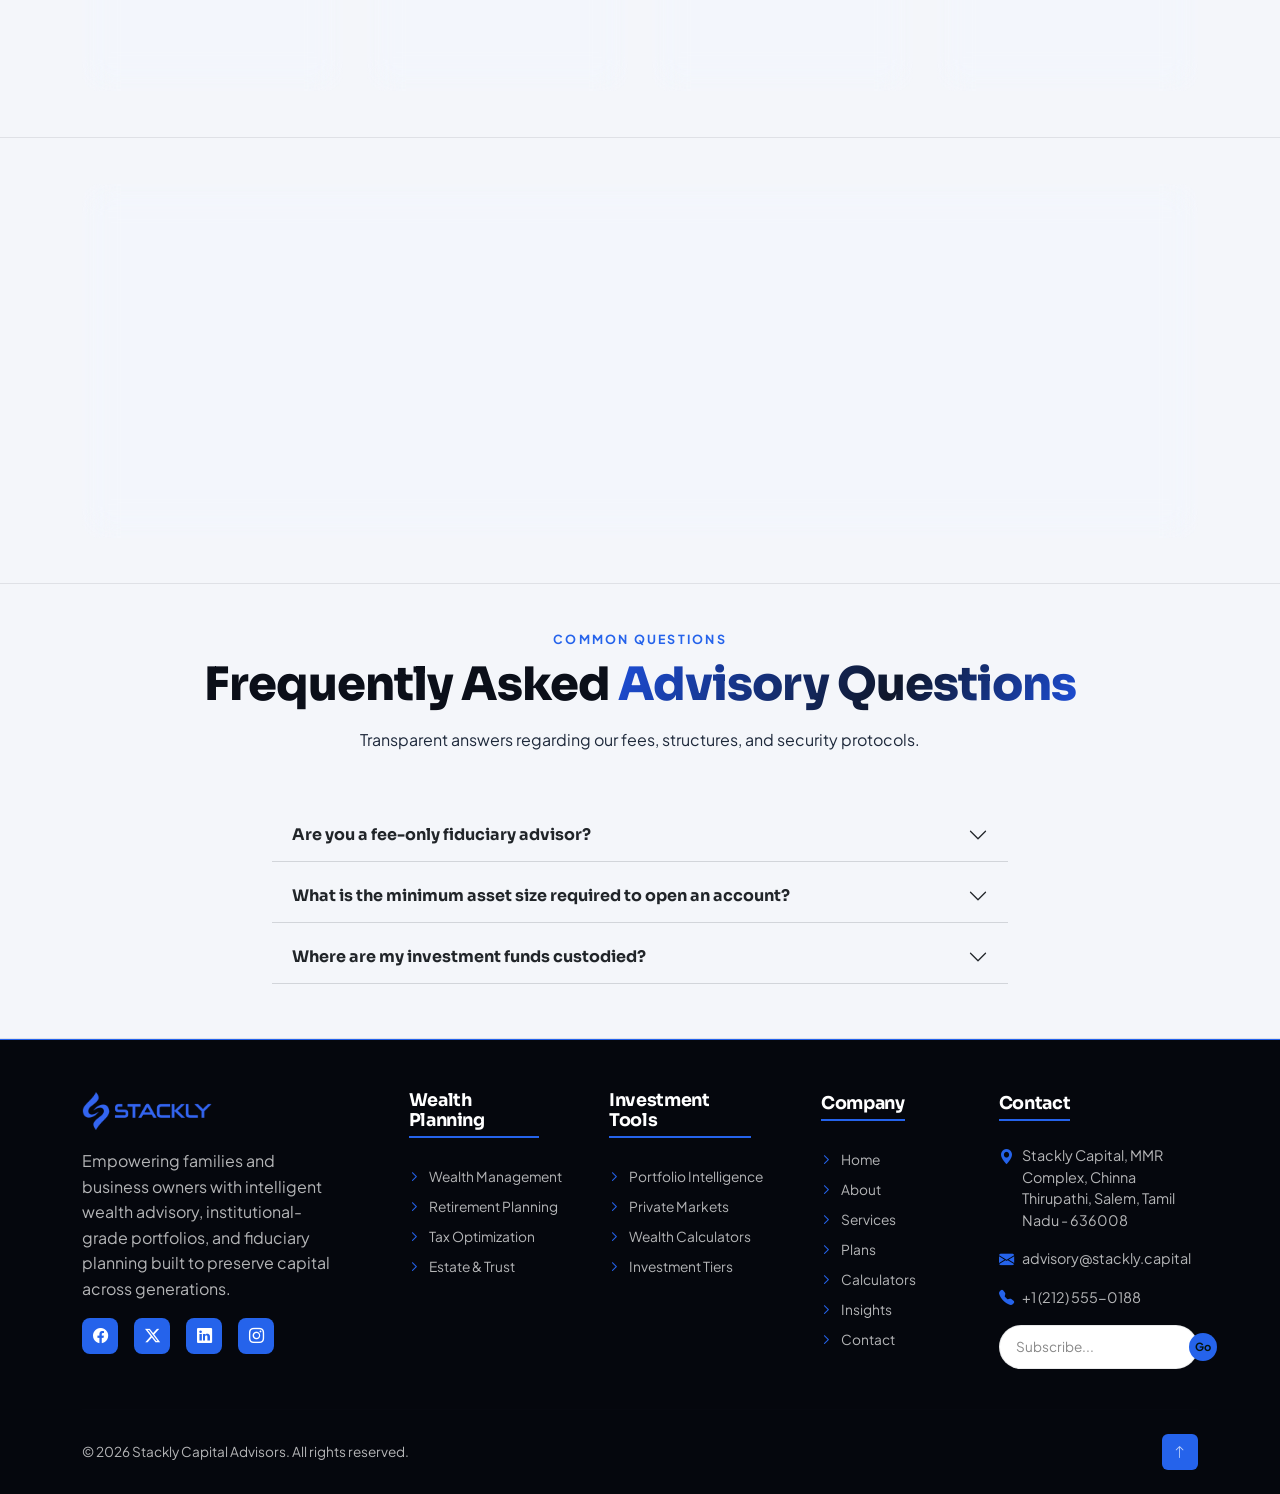
<file: services.html>
<!doctype html>
<html lang="en" data-theme="light">
<head>
  <meta charset="UTF-8" /><meta name="viewport" content="width=device-width, initial-scale=1.0" />
  <title>Services — Stackly Capital</title>
  <link rel="icon" href="data:image/svg+xml,%3Csvg xmlns='http://www.w3.org/2000/svg' viewBox='0 0 32 32'%3E%3Crect width='32' height='32' rx='8' fill='%232ee6a8'/%3E%3Cpath d='M7 21l5-6 4 3 9-10' stroke='%2304130c' stroke-width='2.5' fill='none' stroke-linecap='round' stroke-linejoin='round'/%3E%3C/svg%3E" />
  <link href="https://fonts.googleapis.com/css2?family=Plus+Jakarta+Sans:wght@400;500;600;700;800&family=Sora:wght@600;700;800&family=JetBrains+Mono:wght@500;700&display=swap" rel="stylesheet" />
  <link href="https://cdn.jsdelivr.net/npm/bootstrap@5.3.3/dist/css/bootstrap.min.css" rel="stylesheet" />
  <link href="https://cdn.jsdelivr.net/npm/bootstrap-icons@1.11.3/font/bootstrap-icons.css" rel="stylesheet" />
  <link href="css/style.css" rel="stylesheet" />
</head>
<body class="page-services">
  <nav class="navbar navbar-expand-lg navbar-glass">
    <div class="container">
      <a class="brand" href="index.html"><span class="brand-mark"><img src="assets/logo-stackly.png" alt="Logo"></span><span class="brand-name">Stackly<b>Capital</b></span></a>
      <button class="navbar-toggler text-dark border-0" type="button" data-bs-toggle="collapse" data-bs-target="#nav"><i class="bi bi-list fs-2"></i></button>
      <div class="collapse navbar-collapse justify-content-end" id="nav">
        <div class="d-lg-none d-flex justify-content-between align-items-center mb-4 w-100">
          <span class="brand-mark"><img src="assets/logo-stackly.png" alt="Logo"></span>
          <button type="button" class="btn-close btn-close-white" data-bs-toggle="collapse" data-bs-target="#nav"></button>
        </div>
        <div class="d-lg-none mb-4 w-100">
          <div style="font-size:1.1rem; font-weight:700; color:var(--text); margin-bottom:12px; font-family:var(--font-display);">Search Now!</div>
          <div class="input-group">
            <input type="text" class="form-control bg-dark border-secondary text-light" placeholder="Search here...">
            <span class="input-group-text bg-dark border-secondary text-light"><i class="bi bi-search"></i></span>
          </div>
        </div>
        <ul class="navbar-nav align-items-lg-center gap-lg-1">
          <li class="nav-item"><a class="nav-link nav-link-custom" data-nav="index.html" href="index.html">Home</a></li>
          <li class="nav-item"><a class="nav-link nav-link-custom" data-nav="about.html" href="about.html">About</a></li>
          <li class="nav-item"><a class="nav-link nav-link-custom" data-nav="services.html" href="services.html">Services</a></li>
          <li class="nav-item"><a class="nav-link nav-link-custom" data-nav="plans.html" href="plans.html">Plans</a></li>
          <li class="nav-item"><a class="nav-link nav-link-custom" data-nav="calculators.html" href="calculators.html">Calculators</a></li>
          <li class="nav-item"><a class="nav-link nav-link-custom" data-nav="blog.html" href="blog.html">Insights</a></li>
          <li class="nav-item"><a class="nav-link nav-link-custom" data-nav="contact.html" href="contact.html">Contact</a></li>
          <li class="nav-item ms-lg-2"><a class="btn btn-ghost btn-sm-grad" href="login.html">Sign in</a></li>
          <li class="nav-item"><a class="btn btn-grad btn-sm-grad" href="register.html">Get started</a></li>
        </ul>
        <div class="d-lg-none mt-auto pt-4 border-top border-secondary w-100">
          <div style="font-size:1.1rem; font-weight:700; color:var(--text); margin-bottom:15px; font-family:var(--font-display);">Contact Info</div>
          <div class="mb-3">
            <div style="font-size:0.75rem; color:var(--text-dim); text-transform:uppercase;">Phone</div>
            <div style="font-size:0.9rem; color:var(--text-muted);">+91 7010792745</div>
          </div>
          <div class="mb-3">
            <div style="font-size:0.75rem; color:var(--text-dim); text-transform:uppercase;">Email</div>
            <div style="font-size:0.9rem; color:var(--text-muted);">info@Stackly.com</div>
          </div>
          <div>
            <div style="font-size:0.75rem; color:var(--text-dim); text-transform:uppercase;">Location</div>
            <div style="font-size:0.9rem; color:var(--text-muted);">Stackly, salem</div>
          </div>
        </div>
      </div>
    </div>
  </nav>

  <header class="hero" style="min-height:55vh;">
    <div class="hero-bg" style="background-image:url('assets/bg-services.webp');"></div>
    <div class="hero-grid-bg"></div><div class="hero-orb a"></div><div class="hero-orb b"></div>
    <div class="container position-relative">
      <div class="reveal" style="max-width:760px;">
        <span class="hero-eyebrow"><i class="bi bi-grid-3x3-gap"></i> Services</span>
        <h1 class="hero-title mt-3">A full-spectrum <span class="grad">advisory suite</span></h1>
        <p class="hero-sub mt-3">From portfolio construction to estate transfer, every service is delivered by senior advisors and powered by our intelligence platform.</p>
      </div>
    </div>
  </header>

  <section class="section">
    <div class="container">
      <div class="row g-4">
        <div class="col-md-6 col-lg-4 reveal"><div class="glass card-green p-4 h-100 d-flex flex-column"><div class="svc-icon"><i class="bi bi-pie-chart-fill"></i></div><h4>Wealth Management</h4><p class="text-muted-2">Discretionary portfolios built from globally diversified asset classes, actively risk-managed and tax-aware rebalanced.</p><ul class="text-muted-2" style="font-size:.9rem;padding-left:1.1rem;"><li>Multi-asset allocation</li><li>Active risk monitoring</li><li>Tax-aware rebalancing</li><li>ESG & impact options</li></ul><a href="404.html" class="btn btn-ghost btn-sm-grad mt-auto">Get started</a></div></div>
        <div class="col-md-6 col-lg-4 reveal d1"><div class="glass card-blue p-4 h-100 d-flex flex-column"><div class="svc-icon"><i class="bi bi-umbrella"></i></div><h4>Retirement Planning</h4><p class="text-muted-2">Withdrawal strategies, social security optimization and healthcare cost modeling for a retirement that lasts.</p><ul class="text-muted-2" style="font-size:.9rem;padding-left:1.1rem;"><li>Roth & traditional structuring</li><li>72(t) strategies</li><li>Healthcare & LTC planning</li><li>Monte Carlo simulation</li></ul><a href="404.html" class="btn btn-ghost btn-sm-grad mt-auto">Plan retirement</a></div></div>
        <div class="col-md-6 col-lg-4 reveal d2"><div class="glass card-gold p-4 h-100 d-flex flex-column"><div class="svc-icon"><i class="bi bi-calculator"></i></div><h4>Tax Optimization</h4><p class="text-muted-2">Continuous loss harvesting, asset location and trust structures engineered to compress your effective tax rate.</p><ul class="text-muted-2" style="font-size:.9rem;padding-left:1.1rem;"><li>Tax-loss harvesting</li><li>Asset location</li><li>Charitable bunching</li><li>QSBS & opportunity zones</li></ul><a href="404.html" class="btn btn-ghost btn-sm-grad mt-auto">Optimize taxes</a></div></div>
        <div class="col-md-6 col-lg-4 reveal"><div class="glass card-rose p-4 h-100 d-flex flex-column"><div class="svc-icon"><i class="bi bi-shield-check"></i></div><h4>Estate & Trust</h4><p class="text-muted-2">Legacy structuring, succession planning and inter-generational transfer designed to preserve wealth efficiently.</p><ul class="text-muted-2" style="font-size:.9rem;padding-left:1.1rem;"><li>Revocable & irrevocable trusts</li><li>Gifting strategies</li><li>Succession planning</li><li>Charitable foundations</li></ul><a href="404.html" class="btn btn-ghost btn-sm-grad mt-auto">Speak to advisor</a></div></div>
        <div class="col-md-6 col-lg-4 reveal d1"><div class="glass card-cyan p-4 h-100 d-flex flex-column"><div class="svc-icon"><i class="bi bi-globe2"></i></div><h4>Private Markets</h4><p class="text-muted-2">Curated access to private equity, venture capital and real-estate co-investments for qualified investors.</p><ul class="text-muted-2" style="font-size:.9rem;padding-left:1.1rem;"><li>PE & VC funds</li><li>Real-estate co-investments</li><li>Direct deals</li><li>Pre-IPO access</li></ul><a href="404.html" class="btn btn-ghost btn-sm-grad mt-auto">Request access</a></div></div>
        <div class="col-md-6 col-lg-4 reveal d2"><div class="glass card-teal p-4 h-100 d-flex flex-column"><div class="svc-icon"><i class="bi bi-graph-up-arrow"></i></div><h4>Portfolio Intelligence</h4><p class="text-muted-2">Real-time analytics, exposure dashboards and rebalancing signals across every account you hold.</p><ul class="text-muted-2" style="font-size:.9rem;padding-left:1.1rem;"><li>Net-worth aggregation</li><li>Exposure analytics</li><li>Rebalancing signals</li><li>Performance attribution</li></ul><a href="404.html" class="btn btn-ghost btn-sm-grad mt-auto">Get dashboard</a></div></div>
        
        <!-- Service 7 -->
        <div class="col-md-6 col-lg-4 reveal"><div class="glass card-green p-4 h-100 d-flex flex-column"><div class="svc-icon"><i class="bi bi-briefcase-fill"></i></div><h4>Business Succession</h4><p class="text-muted-2">Transitioning your business entity to the next generation, structuring equity buyouts, and exit planning.</p><ul class="text-muted-2" style="font-size:.9rem;padding-left:1.1rem;"><li>Buy-Sell agreements</li><li>Valuation consulting</li><li>Key-man insurance</li><li>M&A exit preparation</li></ul><a href="404.html" class="btn btn-ghost btn-sm-grad mt-auto">Plan succession</a></div></div>
        
        <!-- Service 8 -->
        <div class="col-md-6 col-lg-4 reveal d1"><div class="glass card-blue p-4 h-100 d-flex flex-column"><div class="svc-icon"><i class="bi bi-coin"></i></div><h4>Corporate Cash Management</h4><p class="text-muted-2">Optimizing yield on operating cash reserves, treasury bills, and custom liquidity tiers for corporate cash.</p><ul class="text-muted-2" style="font-size:.9rem;padding-left:1.1rem;"><li>Treasury yield matching</li><li>Custom bond ladders</li><li>Daily liquidity sweeps</li><li>FDIC excess coverage</li></ul><a href="404.html" class="btn btn-ghost btn-sm-grad mt-auto">Manage corporate cash</a></div></div>
        
        <!-- Service 9 -->
        <div class="col-md-6 col-lg-4 reveal d2"><div class="glass card-gold p-4 h-100 d-flex flex-column"><div class="svc-icon"><i class="bi bi-heart-fill"></i></div><h4>Charitable Giving</h4><p class="text-muted-2">Amplifying impact through donor-advised funds (DAFs), private foundations, and tax-smart asset donations.</p><ul class="text-muted-2" style="font-size:.9rem;padding-left:1.1rem;"><li>Donor-Advised Funds (DAF)</li><li>Charitable Remainder Trusts</li><li>Direct stock gifting</li><li>Private foundations</li></ul><a href="404.html" class="btn btn-ghost btn-sm-grad mt-auto">Explore philanthropy</a></div></div>
        
        <!-- Service 10 -->
        <div class="col-md-6 col-lg-4 reveal"><div class="glass card-rose p-4 h-100 d-flex flex-column"><div class="svc-icon"><i class="bi bi-database-fill-lock"></i></div><h4>Equity Compensation</h4><p class="text-muted-2">Specialized guidance on stock options (ISOs, NSOs), RSUs, and founder stock liquidity optimization.</p><ul class="text-muted-2" style="font-size:.9rem;padding-left:1.1rem;"><li>RSU liquidation strategies</li><li>10b5-1 trading plans</li><li>AMT tax planning</li><li>83(b) election auditing</li></ul><a href="404.html" class="btn btn-ghost btn-sm-grad mt-auto">Manage equity</a></div></div>
        
        <!-- Service 11 -->
        <div class="col-md-6 col-lg-4 reveal d1"><div class="glass card-cyan p-4 h-100 d-flex flex-column"><div class="svc-icon"><i class="bi bi-diagram-3-fill"></i></div><h4>Family Office Services</h4><p class="text-muted-2">Complete administrative, lifestyle reporting, and governance services for multi-generational wealth.</p><ul class="text-muted-2" style="font-size:.9rem;padding-left:1.1rem;"><li>Consolidated reporting</li><li>Bill pay & cash flow planning</li><li>Next-Gen financial education</li><li>Concierge governance</li></ul><a href="404.html" class="btn btn-ghost btn-sm-grad mt-auto">Request consultation</a></div></div>
        
        <!-- Service 12 -->
        <div class="col-md-6 col-lg-4 reveal d2"><div class="glass card-teal p-4 h-100 d-flex flex-column"><div class="svc-icon"><i class="bi bi-bank"></i></div><h4>Alternative Investments</h4><p class="text-muted-2">Access to private debt syndicates, venture debt, and structured commercial real-estate lending portfolios.</p><ul class="text-muted-2" style="font-size:.9rem;padding-left:1.1rem;"><li>Private debt syndicates</li><li>Venture debt lending</li><li>Asset-backed credit</li><li>Commercial lending deals</li></ul><a href="404.html" class="btn btn-ghost btn-sm-grad mt-auto">Explore credit strategies</a></div></div>
      </div>
    </div>
  </section>

  <section class="section" style="background:transparent;">
    <div class="container">
      <div class="text-center mb-5 reveal"><div class="eyebrow">Process</div><h2 class="section-title mt-2">How we <span class="grad-text">work</span></h2><p class="section-sub mt-3">A proven, transparent process that puts your goals at the center.</p></div>
      <div class="row g-4">
        <div class="col-md-6 col-lg-3 reveal"><div class="glass card-green p-4 h-100"><div class="step-num">1</div><h5 class="mt-3">Discovery</h5><p class="text-muted-2" style="font-size:.9rem">We learn your goals, risk tolerance and full financial picture in a 60-minute consultation.</p></div></div>
        <div class="col-md-6 col-lg-3 reveal d1"><div class="glass card-blue p-4 h-100"><div class="step-num" style="background:var(--grad-accent);color:#fff;">2</div><h5 class="mt-3">Strategy</h5><p class="text-muted-2" style="font-size:.9rem">A bespoke plan across investments, tax, retirement and estate — delivered within 5 business days.</p></div></div>
        <div class="col-md-6 col-lg-3 reveal d2"><div class="glass card-gold p-4 h-100"><div class="step-num" style="background:var(--grad-gold);color:#1a1305;">3</div><h5 class="mt-3">Execution</h5><p class="text-muted-2" style="font-size:.9rem">We implement, custodize and continuously monitor your portfolio with daily risk checks.</p></div></div>
        <div class="col-md-6 col-lg-3 reveal d3"><div class="glass card-teal p-4 h-100"><div class="step-num">4</div><h5 class="mt-3">Ongoing</h5><p class="text-muted-2" style="font-size:.9rem">Regular reviews, adaptive rebalancing and proactive planning as your life and markets evolve.</p></div></div>
      </div>
    </div>
  </section>

  <section class="section">
    <div class="container">
      <div class="row align-items-center g-5 reveal">
        <div class="col-lg-6"><div class="eyebrow">Technology</div><h2 class="section-title mt-2">Intelligence, <span class="grad-text">built in</span></h2><p class="text-muted-2 mt-3">Every Stackly client gets access to our proprietary intelligence platform — real-time net worth, exposure analytics, rebalancing signals and a secure document vault, all in one elegant dashboard.</p><div class="row g-3 mt-2"><div class="col-6"><div class="d-flex gap-2 align-items-center"><i class="bi bi-check2-circle text-success"></i> Real-time net worth</div></div><div class="col-6"><div class="d-flex gap-2 align-items-center"><i class="bi bi-check2-circle text-success"></i> Exposure analytics</div></div><div class="col-6"><div class="d-flex gap-2 align-items-center"><i class="bi bi-check2-circle text-success"></i> Secure document vault</div></div><div class="col-6"><div class="d-flex gap-2 align-items-center"><i class="bi bi-check2-circle text-success"></i> Mobile + web</div></div></div><a href="404.html" class="btn btn-grad mt-4">Get the dashboard</a></div>
        <div class="col-lg-6"><div class="glass card-blue p-4"><canvas data-chart-line="30,38,44,52,60,70,82,94,108,124,140,158" data-color="#4aa8ff" style="width:100%;height:300px;"></canvas></div></div>
      </div>
    </div>
  </section>

  <!-- Section 1: Wealth Tiers -->
  <section class="section" style="border-top: 1px solid var(--border);">
    <div class="container">
      <div class="text-center mb-5 reveal">
        <div class="eyebrow">Service Levels</div>
        <h2 class="section-title mt-2">Compare our <span class="grad-text">service tiers</span></h2>
        <p class="section-sub mt-3">Tailored packages designed to meet your specific financial complexity and AUM size.</p>
      </div>
      <div class="row g-4 reveal">
        <div class="col-lg-4">
          <div class="glass card-green p-4 h-100 d-flex flex-column">
            <h5>Core Wealth</h5>
            <div class="fs-3 fw-bold text-primary mt-2">0.35% <span class="text-muted" style="font-size:1rem;">/ yr</span></div>
            <div class="text-muted-2 mt-2">For accounts from $100K - $1M.</div>
            <hr class="my-3" style="border-color: var(--border);">
            <ul class="text-muted-2 list-unstyled d-flex flex-column gap-2" style="font-size:.9rem; padding-left: 0;">
              <li><i class="bi bi-check2 text-primary me-2"></i> Global Portfolios</li>
              <li><i class="bi bi-check2 text-primary me-2"></i> Automated Rebalancing</li>
              <li><i class="bi bi-check2 text-primary me-2"></i> Tax-Loss Harvesting</li>
              <li><i class="bi bi-x text-danger me-2"></i> Private Equity Access</li>
            </ul>
            <a href="404.html" class="btn btn-ghost btn-sm-grad mt-auto">View Core details</a>
          </div>
        </div>
        <div class="col-lg-4">
          <div class="glass card-blue p-4 h-100 d-flex flex-column" style="border-color: var(--accent);">
            <h5>Wealth Advisory</h5>
            <div class="fs-3 fw-bold text-accent mt-2">0.25% <span class="text-muted" style="font-size:1rem;">/ yr</span></div>
            <div class="text-muted-2 mt-2">For accounts from $1M - $5M.</div>
            <hr class="my-3" style="border-color: var(--border);">
            <ul class="text-muted-2 list-unstyled d-flex flex-column gap-2" style="font-size:.9rem; padding-left: 0;">
              <li><i class="bi bi-check2 text-accent me-2"></i> Dedicated CFP® Advisor</li>
              <li><i class="bi bi-check2 text-accent me-2"></i> Estate & Trust Structuring</li>
              <li><i class="bi bi-check2 text-accent me-2"></i> Direct Indexing Options</li>
              <li><i class="bi bi-check2 text-accent me-2"></i> Co-Investment Access</li>
            </ul>
            <a href="404.html" class="btn btn-ghost btn-sm-grad mt-auto">View Advisory details</a>
          </div>
        </div>
        <div class="col-lg-4">
          <div class="glass card-gold p-4 h-100 d-flex flex-column">
            <h5>Family Office</h5>
            <div class="fs-3 fw-bold text-gold mt-2">Custom <span class="text-muted" style="font-size:1rem;">pricing</span></div>
            <div class="text-muted-2 mt-2">For accounts above $5M AUM.</div>
            <hr class="my-3" style="border-color: var(--border);">
            <ul class="text-muted-2 list-unstyled d-flex flex-column gap-2" style="font-size:.9rem; padding-left: 0;">
              <li><i class="bi bi-check2 text-gold me-2"></i> Multi-Gen Structuring</li>
              <li><i class="bi bi-check2 text-gold me-2"></i> Dedicated Office Team</li>
              <li><i class="bi bi-check2 text-gold me-2"></i> Bilateral VC Access</li>
              <li><i class="bi bi-check2 text-gold me-2"></i> Custom Concierge Tasks</li>
            </ul>
            <a href="404.html" class="btn btn-ghost btn-sm-grad mt-auto">Request Custom plan</a>
          </div>
        </div>
      </div>
    </div>
  </section>

  <!-- Section 2: Portfolio Allocator Preview -->
  <section class="section" style="background:transparent; border-top: 1px solid var(--border);">
    <div class="container">
      <div class="row align-items-center g-5 reveal">
        <div class="col-lg-6">
          <div class="eyebrow">Interactive Tool</div>
          <h2 class="section-title mt-2">Determine your <span class="grad-text">target asset mix</span></h2>
          <p class="text-muted-2 mt-3">Drag the slider below to test how different risk parameters adjust your equity, fixed income, and alternative investment allocation.</p>
          <div class="mt-4">
            <label class="form-label text-muted d-flex justify-content-between"><span>Risk Tolerance Level:</span> <span id="risk-val" class="text-primary fw-bold">Balanced (60/40)</span></label>
            <input type="range" class="form-range" id="risk-slider" min="1" max="5" value="3" style="accent-color: var(--primary);">
            <div class="row mt-4 g-2 text-center" style="font-size:.9rem;">
              <div class="col-4"><div class="p-2 glass card-green"><div class="fw-bold" id="alloc-eq">60%</div><span class="text-muted-2">Equities</span></div></div>
              <div class="col-4"><div class="p-2 glass card-blue"><div class="fw-bold" id="alloc-fi">30%</div><span class="text-muted-2">Fixed Income</span></div></div>
              <div class="col-4"><div class="p-2 glass card-gold"><div class="fw-bold" id="alloc-al">10%</div><span class="text-muted-2">Alternatives</span></div></div>
            </div>
          </div>
        </div>
        <div class="col-lg-6">
          <div class="glass card-slate p-4 text-center">
            <h5 class="mb-3">Expected Volatility Matrix</h5>
            <div class="d-flex justify-content-around align-items-end" style="height:150px; padding-bottom:10px;">
              <div class="bg-primary" id="bar-eq" style="width:40px; height:60%; border-radius:6px 6px 0 0; transition: height 0.3s;"></div>
              <div class="bg-info" id="bar-fi" style="width:40px; height:30%; border-radius:6px 6px 0 0; transition: height 0.3s;"></div>
              <div class="bg-warning" id="bar-al" style="width:40px; height:10%; border-radius:6px 6px 0 0; transition: height 0.3s;"></div>
            </div>
            <div class="text-muted-2 mt-3" style="font-size:.8rem;">Interactive real-time backtest signals based on 15 years of market data.</div>
          </div>
        </div>
      </div>
    </div>
  </section>
  <script>
    document.addEventListener("DOMContentLoaded", function() {
      const slider = document.getElementById("risk-slider");
      if(slider) {
        slider.addEventListener("input", function() {
          const val = parseInt(this.value);
          const labels = ["Conservative", "Moderate", "Balanced (60/40)", "Growth", "Aggressive"];
          const allocs = [
            {eq: "20%", fi: "70%", al: "10%", h1: 20, h2: 70, h3: 10},
            {eq: "40%", fi: "50%", al: "10%", h1: 40, h2: 50, h3: 10},
            {eq: "60%", fi: "30%", al: "10%", h1: 60, h2: 30, h3: 10},
            {eq: "80%", fi: "10%", al: "10%", h1: 80, h2: 10, h3: 10},
            {eq: "90%", fi: "0%", al: "10%", h1: 90, h2: 5, h3: 10}
          ];
          document.getElementById("risk-val").innerText = labels[val-1];
          document.getElementById("alloc-eq").innerText = allocs[val-1].eq;
          document.getElementById("alloc-fi").innerText = allocs[val-1].fi;
          document.getElementById("alloc-al").innerText = allocs[val-1].al;
          document.getElementById("bar-eq").style.height = allocs[val-1].h1 + "%";
          document.getElementById("bar-fi").style.height = allocs[val-1].h2 + "%";
          document.getElementById("bar-al").style.height = allocs[val-1].h3 + "%";
        });
      }
    });
  </script>

  <!-- Section 3: Onboarding Timeline -->
  <section class="section" style="border-top: 1px solid var(--border);">
    <div class="container">
      <div class="text-center mb-5 reveal">
        <div class="eyebrow">Onboarding</div>
        <h2 class="section-title mt-2">Simple, secure <span class="grad-text">milestones</span></h2>
        <p class="section-sub mt-3">From connection to active wealth growth, we streamline every onboarding milestone.</p>
      </div>
      <div class="row g-4 reveal">
        <div class="col-md-3">
          <div class="glass card-slate p-4 text-center h-100">
            <div class="step-num mx-auto" style="width:40px;height:40px;font-size:1rem;">1</div>
            <h6 class="mt-3">Link Accounts</h6>
            <p class="text-muted-2 mb-0" style="font-size:.82rem">Securely aggregate external accounts with bank-grade encryption.</p>
          </div>
        </div>
        <div class="col-md-3">
          <div class="glass card-slate p-4 text-center h-100">
            <div class="step-num mx-auto" style="width:40px;height:40px;font-size:1rem;background:var(--grad-accent);color:#fff;">2</div>
            <h6 class="mt-3">Plan Strategy</h6>
            <p class="text-muted-2 mb-0" style="font-size:.82rem">Review customized allocations with your personal CFP® advisor.</p>
          </div>
        </div>
        <div class="col-md-3">
          <div class="glass card-slate p-4 text-center h-100">
            <div class="step-num mx-auto" style="width:40px;height:40px;font-size:1rem;background:var(--grad-gold);color:#1a1305;">3</div>
            <h6 class="mt-3">Execute Transfer</h6>
            <p class="text-muted-2 mb-0" style="font-size:.82rem">Assets are transitioned seamlessly via institutional ACATS protocols.</p>
          </div>
        </div>
        <div class="col-md-3">
          <div class="glass card-slate p-4 text-center h-100">
            <div class="step-num mx-auto" style="width:40px;height:40px;font-size:1rem;">4</div>
            <h6 class="mt-3">Daily Growth</h6>
            <p class="text-muted-2 mb-0" style="font-size:.82rem">Watch tax-loss harvesting and custom allocations scale yields.</p>
          </div>
        </div>
      </div>
    </div>
  </section>

  <!-- Section 4: Advisor Matcher -->
  <section class="section" style="background:transparent; border-top: 1px solid var(--border);">
    <div class="container">
      <div class="glass card-blue p-5 reveal">
        <div class="row align-items-center g-4">
          <div class="col-lg-7">
            <div class="eyebrow">Advisor Matching</div>
            <h2 class="section-title mt-2">Match with your <span class="grad-text">personal specialist</span></h2>
            <p class="text-muted-2 mt-3">Select your investment profile focus area and match with an advisor certified to design your strategy plan.</p>
            <div class="d-flex flex-wrap gap-2 mt-4">
              <button class="btn btn-outline-light btn-sm rounded-pill px-3 active" style="font-size:.85rem;border-color:var(--primary);color:var(--primary);">Retirement Income</button>
              <button class="btn btn-outline-light btn-sm rounded-pill px-3" style="font-size:.85rem;border-color:var(--border);">Business Successions</button>
              <button class="btn btn-outline-light btn-sm rounded-pill px-3" style="font-size:.85rem;border-color:var(--border);">Tax Optimization</button>
            </div>
          </div>
          <div class="col-lg-5">
            <div class="glass card-slate p-4 text-center">
              <div class="tst-avatar mx-auto" style="width:64px;height:64px;background:var(--grad-accent);font-size:1.2rem;color:#ffffff;">SR</div>
              <h6 class="mt-3 mb-1">Sofia Romano, CFP®, CFA</h6>
              <div class="text-muted-2 mb-3" style="font-size:.8rem;">Wealth Planning Specialist (18 yrs exp)</div>
              <a href="404.html" class="btn btn-grad w-100 btn-sm">Schedule 1-on-1 Session</a>
            </div>
          </div>
        </div>
      </div>
    </div>
  </section>

  <!-- Section 5: Services FAQ -->
  <section class="section" style="border-top: 1px solid var(--border); border-bottom: 1px solid var(--border);">
    <div class="container">
      <div class="text-center mb-5 reveal">
        <div class="eyebrow">Common Questions</div>
        <h2 class="section-title mt-2">Frequently Asked <span class="grad-text">Advisory Questions</span></h2>
        <p class="section-sub mt-3">Transparent answers regarding our fees, structures, and security protocols.</p>
      </div>
      <div class="row justify-content-center reveal">
        <div class="col-lg-8">
          <div class="accordion accordion-flush" id="servicesFaq">
            <div class="accordion-item bg-transparent border-bottom border-secondary border-opacity-25 my-2">
              <h2 class="accordion-header">
                <button class="accordion-button collapsed bg-transparent text-dark fw-bold" type="button" data-bs-toggle="collapse" data-bs-target="#faq-1">
                  Are you a fee-only fiduciary advisor?
                </button>
              </h2>
              <div id="faq-1" class="accordion-collapse collapse" data-bs-parent="#servicesFaq">
                <div class="accordion-body text-muted-2" style="font-size:.9rem;">
                  Yes, absolutely. We are legally and ethically bound to act in your best interest. We charge a simple, fee-only percentage based on assets under management (AUM) and never accept commissions or kickbacks from fund managers.
                </div>
              </div>
            </div>
            <div class="accordion-item bg-transparent border-bottom border-secondary border-opacity-25 my-2">
              <h2 class="accordion-header">
                <button class="accordion-button collapsed bg-transparent text-dark fw-bold" type="button" data-bs-toggle="collapse" data-bs-target="#faq-2">
                  What is the minimum asset size required to open an account?
                </button>
              </h2>
              <div id="faq-2" class="accordion-collapse collapse" data-bs-parent="#servicesFaq">
                <div class="accordion-body text-muted-2" style="font-size:.9rem;">
                  Our standard Core Wealth management platform has a minimum account balance requirement of $100,000. Custom Family Office and Private Market portfolios require larger investment structures.
                </div>
              </div>
            </div>
            <div class="accordion-item bg-transparent border-bottom border-secondary border-opacity-25 my-2">
              <h2 class="accordion-header">
                <button class="accordion-button collapsed bg-transparent text-dark fw-bold" type="button" data-bs-toggle="collapse" data-bs-target="#faq-3">
                  Where are my investment funds custodied?
                </button>
              </h2>
              <div id="faq-3" class="accordion-collapse collapse" data-bs-parent="#servicesFaq">
                <div class="accordion-body text-muted-2" style="font-size:.9rem;">
                  Your accounts are opened in your name at Apex Clearing Corporation, our institutional clearing and custody partner. They hold all cash deposits, investments, and execute all trade orders securely.
                </div>
              </div>
            </div>
          </div>
        </div>
      </div>
    </div>
  </section>

  <footer class="footer">
    <div class="container">
      <div class="footer-row-custom">
        <div class="footer-col-brand">
          <a class="brand mb-3" href="index.html">
            <span class="brand-mark"><img src="assets/logo-stackly.png" alt="Logo"></span>
            <span class="brand-name">Stackly<b>Capital</b></span>
          </a>
          <p class="text-muted-2 mt-3" style="max-width:340px;">Empowering families and business owners with intelligent wealth advisory, institutional-grade portfolios, and fiduciary planning built to preserve capital across generations.</p>
          <div class="d-flex gap-2 mt-3">
            <a class="social-ic" href="404.html"><i class="bi bi-facebook"></i></a>
            <a class="social-ic" href="404.html"><i class="bi bi-twitter-x"></i></a>
            <a class="social-ic" href="404.html"><i class="bi bi-linkedin"></i></a>
            <a class="social-ic" href="404.html"><i class="bi bi-instagram"></i></a>
          </div>
        </div>
        <div class="footer-col-links-planning footer-links">
          <h6>Wealth Planning</h6>
          <a href="services.html">Wealth Management</a>
          <a href="services.html">Retirement Planning</a>
          <a href="services.html">Tax Optimization</a>
          <a href="services.html">Estate & Trust</a>
        </div>
        <div class="footer-col-links-tools footer-links">
          <h6>Investment Tools</h6>
          <a href="services.html">Portfolio Intelligence</a>
          <a href="services.html">Private Markets</a>
          <a href="calculators.html">Wealth Calculators</a>
          <a href="plans.html">Investment Tiers</a>
        </div>
        <div class="footer-col-links-company footer-links">
          <h6>Company</h6>
          <a href="index.html">Home</a>
          <a href="about.html">About</a>
          <a href="services.html">Services</a>
          <a href="plans.html">Plans</a>
          <a href="calculators.html">Calculators</a>
          <a href="blog.html">Insights</a>
          <a href="contact.html">Contact</a>
        </div>
        <div class="footer-col-links-support footer-links">
          <h6>Support</h6>
          <a href="404.html">Testimonials</a>
          <a href="login.html">Portal Login</a>
        </div>
        <div class="footer-col-contact">
          <h6>Contact</h6>
          <div class="footer-contact-item d-flex gap-2 align-items-start mb-3">
            <i class="bi bi-geo-alt-fill"></i>
            <span>Stackly Capital, MMR Complex, Chinna Thirupathi, Salem, Tamil Nadu - 636008</span>
          </div>
          <div class="footer-contact-item d-flex gap-2 align-items-center mb-3">
            <i class="bi bi-envelope-fill"></i>
            <a href="mailto:advisory@stackly.capital">advisory@stackly.capital</a>
          </div>
          <div class="footer-contact-item d-flex gap-2 align-items-center mb-3">
            <i class="bi bi-telephone-fill"></i>
            <span>+1 (212) 555-0188</span>
          </div>
          <form class="footer-subscribe-pill" action="404.html">
            <input type="email" placeholder="Subscribe..." required>
            <button class="subscribe-btn" type="submit">Go</button>
          </form>
        </div>
      </div>
      <div class="footer-bottom">
        <span>© 2026 Stackly Capital Advisors. All rights reserved.</span>
        <a href="#" class="scroll-to-top-btn"><i class="bi bi-arrow-up"></i></a>
      </div>
    </div>
  </footer>
  <script src="https://cdn.jsdelivr.net/npm/bootstrap@5.3.3/dist/js/bootstrap.bundle.min.js"></script>
  <script src="js/main.js"></script>
</body>
</html>
</file>
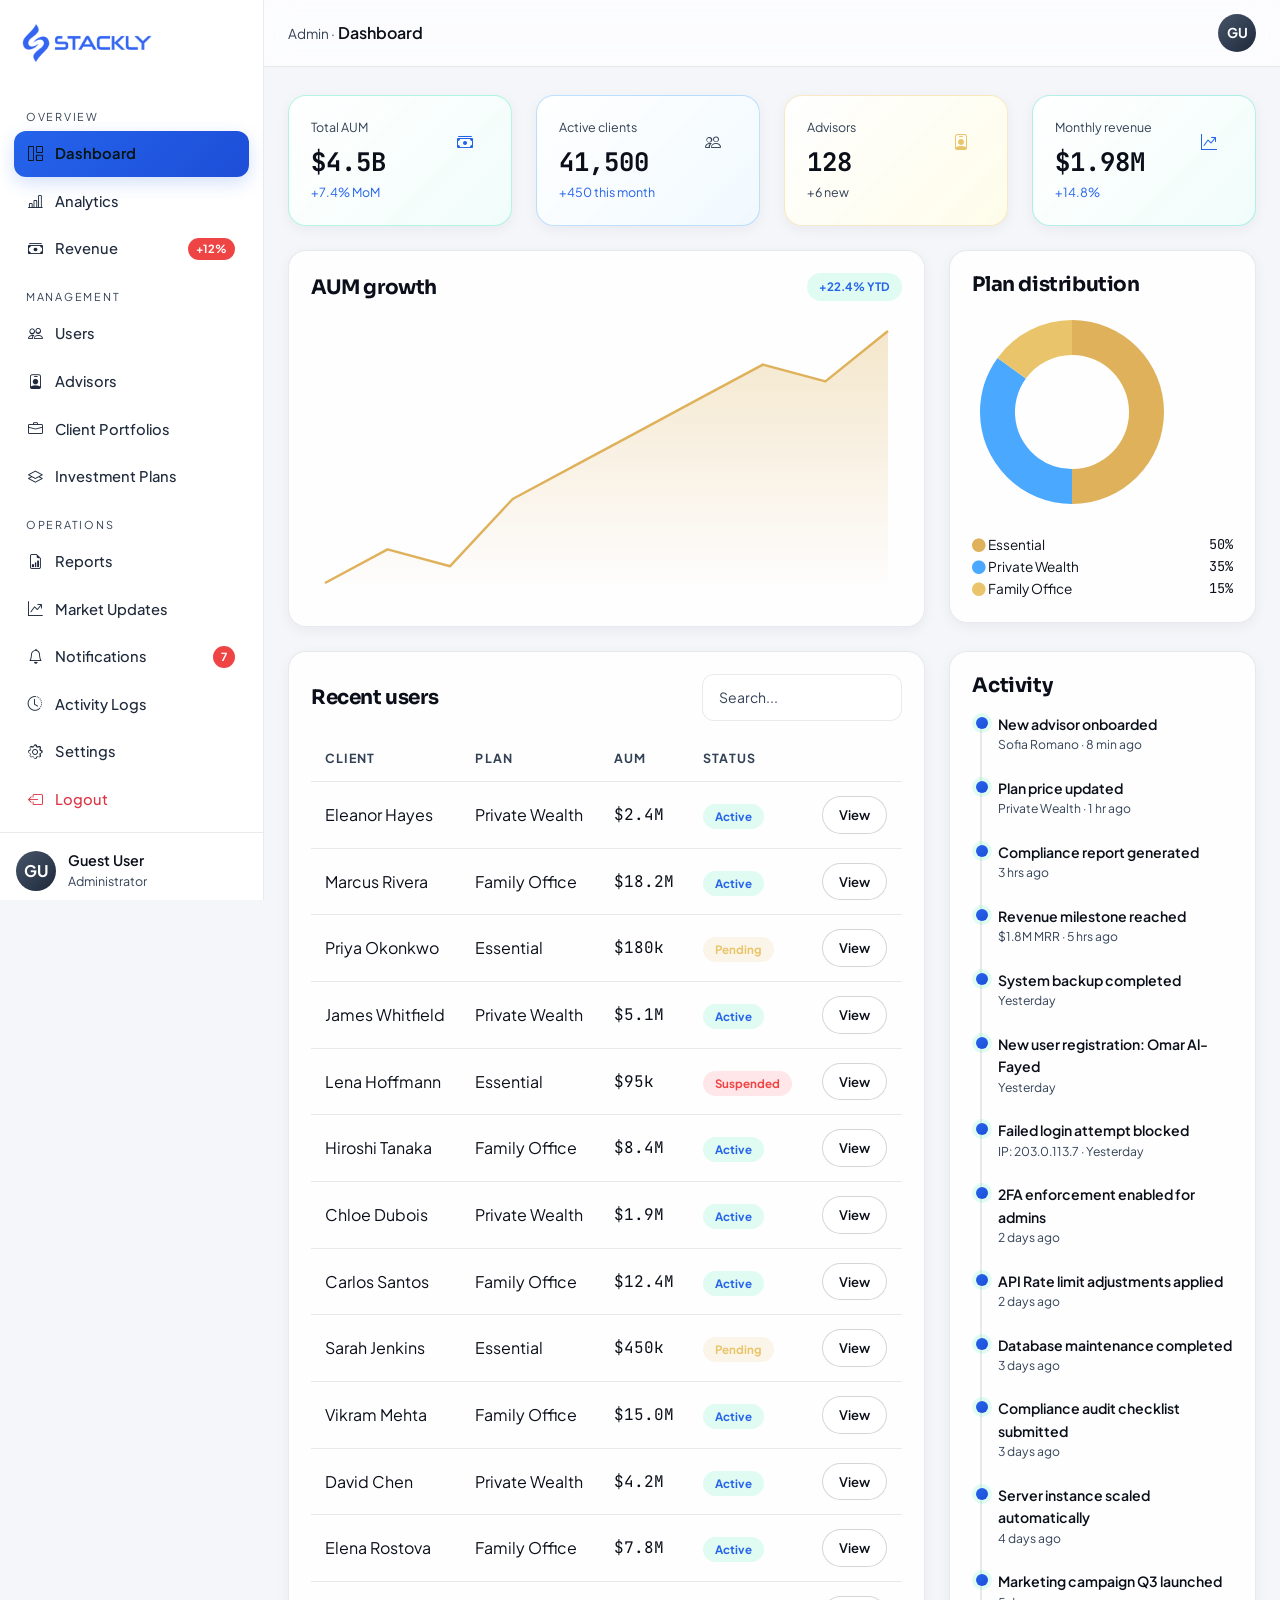
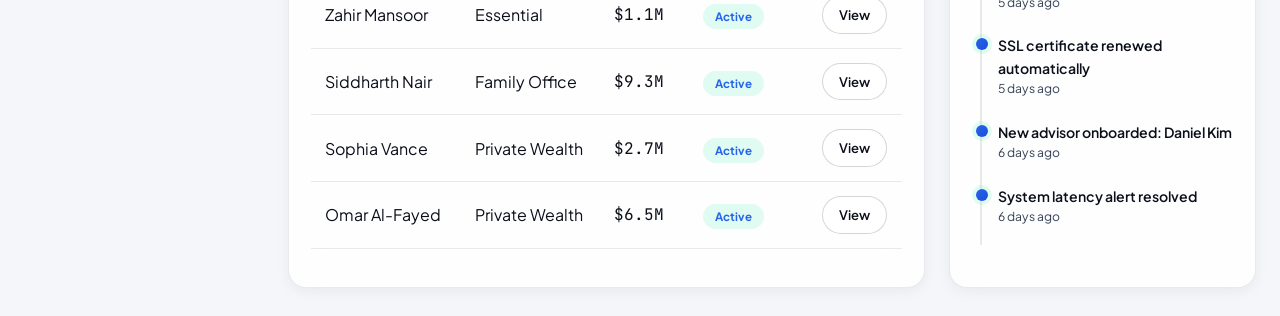
<file: pages/admin-dashboard.html>
<!doctype html>
<html lang="en" data-theme="light">
<head>
  <meta charset="UTF-8" /><meta name="viewport" content="width=device-width, initial-scale=1.0" />
  <title>Admin Dashboard — Stackly Capital</title>
  <link rel="icon" href="data:image/svg+xml,%3Csvg xmlns='http://www.w3.org/2000/svg' viewBox='0 0 32 32'%3E%3Crect width='32' height='32' rx='8' fill='%232ee6a8'/%3E%3Cpath d='M7 21l5-6 4 3 9-10' stroke='%2304130c' stroke-width='2.5' fill='none' stroke-linecap='round' stroke-linejoin='round'/%3E%3C/svg%3E" />
  <link href="https://fonts.googleapis.com/css2?family=Plus+Jakarta+Sans:wght@400;500;600;700;800&family=Sora:wght@600;700;800&family=JetBrains+Mono:wght@500;700&display=swap" rel="stylesheet" />
  <link href="https://cdn.jsdelivr.net/npm/bootstrap@5.3.3/dist/css/bootstrap.min.css" rel="stylesheet" />
  <link href="https://cdn.jsdelivr.net/npm/bootstrap-icons@1.11.3/font/bootstrap-icons.css" rel="stylesheet" />
  <link href="../css/style.css" rel="stylesheet" />
</head>
<body class="page-admin-dashboard">
  <div class="dash">
    <!-- Sidebar -->
    <aside class="sidebar" id="sidebar">
      <div class="d-flex justify-content-between align-items-center pe-3 w-100">
        <a class="brand" href="admin-dashboard.html"><span class="brand-mark"><img src="../assets/logo-stackly.png" alt="Logo"></span><span class="brand-name">Stackly<b>Admin</b></span></a>
        <button type="button" class="btn-close d-lg-none" aria-label="Close" onclick="toggleSidebar()"></button>
      </div>
      <nav class="side-nav">
        <div class="side-group-label">Overview</div>
        <a class="side-link active" data-title="Dashboard" onclick="switchView('v-overview',this)"><i class="bi bi-grid-1x2"></i> Dashboard</a>
        <a class="side-link" data-title="Analytics" onclick="switchView('v-analytics',this)"><i class="bi bi-bar-chart-line"></i> Analytics</a>
        <a class="side-link" data-title="Revenue" onclick="switchView('v-revenue',this)"><i class="bi bi-cash-stack"></i> Revenue <span class="side-badge">+12%</span></a>

        <div class="side-group-label">Management</div>
        <a class="side-link" data-title="Users" onclick="switchView('v-users',this)"><i class="bi bi-people"></i> Users</a>
        <a class="side-link" data-title="Advisors" onclick="switchView('v-advisors',this)"><i class="bi bi-person-badge"></i> Advisors</a>
        <a class="side-link" data-title="Client Portfolios" onclick="switchView('v-portfolios',this)"><i class="bi bi-briefcase"></i> Client Portfolios</a>
        <a class="side-link" data-title="Investment Plans" onclick="switchView('v-plans',this)"><i class="bi bi-layers"></i> Investment Plans</a>

        <div class="side-group-label">Operations</div>
        <a class="side-link" data-title="Reports" onclick="switchView('v-reports',this)"><i class="bi bi-file-earmark-bar-graph"></i> Reports</a>
        <a class="side-link" data-title="Market Updates" onclick="switchView('v-market',this)"><i class="bi bi-graph-up-arrow"></i> Market Updates</a>
        <a class="side-link" data-title="Notifications" onclick="switchView('v-notifs',this)"><i class="bi bi-bell"></i> Notifications <span class="side-badge">7</span></a>
        <a class="side-link" data-title="Activity Logs" onclick="switchView('v-logs',this)"><i class="bi bi-clock-history"></i> Activity Logs</a>
        <a class="side-link" data-title="Settings" onclick="switchView('v-settings',this)"><i class="bi bi-gear"></i> Settings</a>
        <a class="side-link text-danger" href="../login.html" onclick="localStorage.removeItem('username'); localStorage.removeItem('role');"><i class="bi bi-box-arrow-left"></i> Logout</a>
      </nav>
      <div class="side-user">
        <div class="av">AD</div>
        <div><div class="fw-semibold" style="font-size:.9rem">Alex Doe</div><div style="font-size:.78rem;color:var(--text-dim)">Administrator</div></div>
      </div>
    </aside>

    <!-- Main -->
    <div class="dash-main">
      <header class="dash-top">
        <button class="theme-toggle menu-btn me-2" onclick="toggleSidebar()"><i class="bi bi-list"></i></button>
        <div class="d-md-none me-auto">
          <a class="brand d-inline-flex" href="admin-dashboard.html" style="transform: scale(0.85); transform-origin: left center;">
            <span class="brand-mark"><img src="../assets/logo-stackly.png" alt="Logo"></span>
          </a>
        </div>
        <div class="flex-grow-1 d-none d-md-block"><span style="color:var(--text-dim);font-size:.85rem;">Admin ·</span> <span id="dashTitle" class="fw-semibold">Dashboard</span></div>
        <div class="av-circle">AD</div>
      </header>

      <!-- Notification panel -->
      <div id="notifPanel" class="glass d-none" style="position:fixed;top:64px;right:24px;z-index:1050;width:320px;padding:16px;">
        <div class="fw-semibold mb-2">Notifications</div>
        <div class="d-flex gap-2 align-items-start mb-3"><div class="stat-ic icon-green" style="width:36px;height:36px;"><i class="bi bi-cash" style="font-size:1rem"></i></div><div><div style="font-size:.88rem" class="fw-semibold">New deposit $250k</div><div style="font-size:.76rem;color:var(--text-dim)">2 min ago</div></div></div>
        <div class="d-flex gap-2 align-items-start mb-3"><div class="stat-ic icon-blue" style="width:36px;height:36px;"><i class="bi bi-person-plus" style="font-size:1rem"></i></div><div><div style="font-size:.88rem" class="fw-semibold">3 new client sign-ups</div><div style="font-size:.76rem;color:var(--text-dim)">14 min ago</div></div></div>
        <div class="d-flex gap-2 align-items-start"><div class="stat-ic icon-gold" style="width:36px;height:36px;"><i class="bi bi-exclamation-triangle" style="font-size:1rem"></i></div><div><div style="font-size:.88rem" class="fw-semibold">Compliance review due</div><div style="font-size:.76rem;color:var(--text-dim)">1 hr ago</div></div></div>
      </div>

      <main class="dash-content">

        <!-- OVERVIEW -->
        <section class="dview active" id="v-overview">
          <div class="row g-3 g-lg-4 mb-4">
            <div class="col-sm-6 col-xl-3"><div class="glass card-green dash-card"><div class="d-flex justify-content-between"><div><div style="font-size:.78rem;color:var(--text-dim)">Total AUM</div><div class="mono mt-1" style="font-size:1.6rem;font-weight:700">$4.5B</div><div style="font-size:.78rem;color:var(--primary)">+7.4% MoM</div></div><div class="stat-ic icon-green"><i class="bi bi-cash-stack"></i></div></div></div></div>
            <div class="col-sm-6 col-xl-3"><div class="glass card-blue dash-card"><div class="d-flex justify-content-between"><div><div style="font-size:.78rem;color:var(--text-dim)">Active clients</div><div class="mono mt-1" style="font-size:1.6rem;font-weight:700">41,500</div><div style="font-size:.78rem;color:var(--primary)">+450 this month</div></div><div class="stat-ic icon-blue"><i class="bi bi-people"></i></div></div></div></div>
            <div class="col-sm-6 col-xl-3"><div class="glass card-gold dash-card"><div class="d-flex justify-content-between"><div><div style="font-size:.78rem;color:var(--text-dim)">Advisors</div><div class="mono mt-1" style="font-size:1.6rem;font-weight:700">128</div><div style="font-size:.78rem;color:var(--accent)">+6 new</div></div><div class="stat-ic icon-gold"><i class="bi bi-person-badge"></i></div></div></div></div>
            <div class="col-sm-6 col-xl-3"><div class="glass card-teal dash-card"><div class="d-flex justify-content-between"><div><div style="font-size:.78rem;color:var(--text-dim)">Monthly revenue</div><div class="mono mt-1" style="font-size:1.6rem;font-weight:700">$1.98M</div><div style="font-size:.78rem;color:var(--primary)">+14.8%</div></div><div class="stat-ic icon-green"><i class="bi bi-graph-up-arrow"></i></div></div></div></div>
          </div>

          <div class="row g-3 g-lg-4 mb-4">
            <div class="col-lg-8"><div class="glass dash-card"><div class="d-flex justify-content-between align-items-center mb-3"><h5 class="mb-0">AUM growth</h5><span class="badge-soft badge-green">+22.4% YTD</span></div><canvas data-chart-line="3.0,3.2,3.1,3.5,3.7,3.9,4.1,4.3,4.2,4.5" data-color="#dfb15b" style="width:100%;height:280px;"></canvas></div></div>
            <div class="col-lg-4"><div class="glass dash-card"><h5 class="mb-3">Plan distribution</h5><canvas data-chart-donut='[{"value":50,"color":"#dfb15b"},{"value":35,"color":"#4aa8ff"},{"value":15,"color":"#e9c46a"}]' style="width:200px;height:200px;"></canvas><div class="mt-3" style="font-size:.85rem;"><div class="d-flex justify-content-between"><span><i class="bi bi-circle-fill" style="color:#dfb15b"></i> Essential</span><span class="mono">50%</span></div><div class="d-flex justify-content-between"><span><i class="bi bi-circle-fill" style="color:#4aa8ff"></i> Private Wealth</span><span class="mono">35%</span></div><div class="d-flex justify-content-between"><span><i class="bi bi-circle-fill" style="color:#e9c46a"></i> Family Office</span><span class="mono">15%</span></div></div></div></div>
          </div>

          <div class="row g-3 g-lg-4">
            <div class="col-lg-8"><div class="glass dash-card"><div class="d-flex justify-content-between align-items-center mb-3"><h5 class="mb-0">Recent users</h5><input class="form-control form-control-sm" style="max-width:200px;" placeholder="Search..." data-filter-input="#usersTbl"></div><div class="table-responsive"><table class="table table-dash" id="usersTbl"><thead><tr><th>Client</th><th>Plan</th><th>AUM</th><th>Status</th><th></th></tr></thead><tbody><tr><td>Eleanor Hayes</td><td>Private Wealth</td><td class="mono">$2.4M</td><td><span class="badge-soft badge-green">Active</span></td><td><a href="../404.html" class="btn btn-ghost btn-sm-grad">View</a></td></tr><tr><td>Marcus Rivera</td><td>Family Office</td><td class="mono">$18.2M</td><td><span class="badge-soft badge-green">Active</span></td><td><a href="../404.html" class="btn btn-ghost btn-sm-grad">View</a></td></tr><tr><td>Priya Okonkwo</td><td>Essential</td><td class="mono">$180k</td><td><span class="badge-soft badge-gold">Pending</span></td><td><a href="../404.html" class="btn btn-ghost btn-sm-grad">View</a></td></tr><tr><td>James Whitfield</td><td>Private Wealth</td><td class="mono">$5.1M</td><td><span class="badge-soft badge-green">Active</span></td><td><a href="../404.html" class="btn btn-ghost btn-sm-grad">View</a></td></tr><tr><td>Lena Hoffmann</td><td>Essential</td><td class="mono">$95k</td><td><span class="badge-soft badge-red">Suspended</span></td><td><a href="../404.html" class="btn btn-ghost btn-sm-grad">View</a></td></tr><tr><td>Hiroshi Tanaka</td><td>Family Office</td><td class="mono">$8.4M</td><td><span class="badge-soft badge-green">Active</span></td><td><a href="../404.html" class="btn btn-ghost btn-sm-grad">View</a></td></tr><tr><td>Chloe Dubois</td><td>Private Wealth</td><td class="mono">$1.9M</td><td><span class="badge-soft badge-green">Active</span></td><td><a href="../404.html" class="btn btn-ghost btn-sm-grad">View</a></td></tr><tr><td>Carlos Santos</td><td>Family Office</td><td class="mono">$12.4M</td><td><span class="badge-soft badge-green">Active</span></td><td><a href="../404.html" class="btn btn-ghost btn-sm-grad">View</a></td></tr><tr><td>Sarah Jenkins</td><td>Essential</td><td class="mono">$450k</td><td><span class="badge-soft badge-gold">Pending</span></td><td><a href="../404.html" class="btn btn-ghost btn-sm-grad">View</a></td></tr><tr><td>Vikram Mehta</td><td>Family Office</td><td class="mono">$15.0M</td><td><span class="badge-soft badge-green">Active</span></td><td><a href="../404.html" class="btn btn-ghost btn-sm-grad">View</a></td></tr><tr><td>David Chen</td><td>Private Wealth</td><td class="mono">$4.2M</td><td><span class="badge-soft badge-green">Active</span></td><td><a href="../404.html" class="btn btn-ghost btn-sm-grad">View</a></td></tr><tr><td>Elena Rostova</td><td>Family Office</td><td class="mono">$7.8M</td><td><span class="badge-soft badge-green">Active</span></td><td><a href="../404.html" class="btn btn-ghost btn-sm-grad">View</a></td></tr><tr><td>Zahir Mansoor</td><td>Essential</td><td class="mono">$1.1M</td><td><span class="badge-soft badge-green">Active</span></td><td><a href="../404.html" class="btn btn-ghost btn-sm-grad">View</a></td></tr><tr><td>Siddharth Nair</td><td>Family Office</td><td class="mono">$9.3M</td><td><span class="badge-soft badge-green">Active</span></td><td><a href="../404.html" class="btn btn-ghost btn-sm-grad">View</a></td></tr><tr><td>Sophia Vance</td><td>Private Wealth</td><td class="mono">$2.7M</td><td><span class="badge-soft badge-green">Active</span></td><td><a href="../404.html" class="btn btn-ghost btn-sm-grad">View</a></td></tr><tr><td>Omar Al-Fayed</td><td>Private Wealth</td><td class="mono">$6.5M</td><td><span class="badge-soft badge-green">Active</span></td><td><a href="../404.html" class="btn btn-ghost btn-sm-grad">View</a></td></tr></tbody></table></div></div></div>
            <div class="col-lg-4"><div class="glass dash-card" style="height: 100%;"><h5 class="mb-3">Activity</h5><div class="timeline"><div class="tl-item"><div style="font-size:.88rem" class="fw-semibold">New advisor onboarded</div><div style="font-size:.76rem;color:var(--text-dim)">Sofia Romano · 8 min ago</div></div><div class="tl-item"><div style="font-size:.88rem" class="fw-semibold">Plan price updated</div><div style="font-size:.76rem;color:var(--text-dim)">Private Wealth · 1 hr ago</div></div><div class="tl-item"><div style="font-size:.88rem" class="fw-semibold">Compliance report generated</div><div style="font-size:.76rem;color:var(--text-dim)">3 hrs ago</div></div><div class="tl-item"><div style="font-size:.88rem" class="fw-semibold">Revenue milestone reached</div><div style="font-size:.76rem;color:var(--text-dim)">$1.8M MRR · 5 hrs ago</div></div><div class="tl-item"><div style="font-size:.88rem" class="fw-semibold">System backup completed</div><div style="font-size:.76rem;color:var(--text-dim)">Yesterday</div></div><div class="tl-item"><div style="font-size:.88rem" class="fw-semibold">New user registration: Omar Al-Fayed</div><div style="font-size:.76rem;color:var(--text-dim)">Yesterday</div></div><div class="tl-item"><div style="font-size:.88rem" class="fw-semibold">Failed login attempt blocked</div><div style="font-size:.76rem;color:var(--text-dim)">IP: 203.0.113.7 · Yesterday</div></div><div class="tl-item"><div style="font-size:.88rem" class="fw-semibold">2FA enforcement enabled for admins</div><div style="font-size:.76rem;color:var(--text-dim)">2 days ago</div></div><div class="tl-item"><div style="font-size:.88rem" class="fw-semibold">API Rate limit adjustments applied</div><div style="font-size:.76rem;color:var(--text-dim)">2 days ago</div></div><div class="tl-item"><div style="font-size:.88rem" class="fw-semibold">Database maintenance completed</div><div style="font-size:.76rem;color:var(--text-dim)">3 days ago</div></div><div class="tl-item"><div style="font-size:.88rem" class="fw-semibold">Compliance audit checklist submitted</div><div style="font-size:.76rem;color:var(--text-dim)">3 days ago</div></div><div class="tl-item"><div style="font-size:.88rem" class="fw-semibold">Server instance scaled automatically</div><div style="font-size:.76rem;color:var(--text-dim)">4 days ago</div></div><div class="tl-item"><div style="font-size:.88rem" class="fw-semibold">Marketing campaign Q3 launched</div><div style="font-size:.76rem;color:var(--text-dim)">5 days ago</div></div><div class="tl-item"><div style="font-size:.88rem" class="fw-semibold">SSL certificate renewed automatically</div><div style="font-size:.76rem;color:var(--text-dim)">5 days ago</div></div><div class="tl-item"><div style="font-size:.88rem" class="fw-semibold">New advisor onboarded: Daniel Kim</div><div style="font-size:.76rem;color:var(--text-dim)">6 days ago</div></div><div class="tl-item"><div style="font-size:.88rem" class="fw-semibold">System latency alert resolved</div><div style="font-size:.76rem;color:var(--text-dim)">6 days ago</div></div></div></div></div>
          </div>
        </section>

        <!-- ANALYTICS -->
        <section class="dview" id="v-analytics">
          <div class="row g-3 g-lg-4 mb-4">
            <div class="col-sm-6 col-xl-3"><div class="glass card-green dash-card"><div style="font-size:.78rem;color:var(--text-dim)">New clients (30d)</div><div class="mono mt-1" style="font-size:1.4rem;font-weight:700">312</div><div style="font-size:.78rem;color:var(--primary)">+8.4% vs prev</div></div></div>
            <div class="col-sm-6 col-xl-3"><div class="glass card-blue dash-card"><div style="font-size:.78rem;color:var(--text-dim)">Conversion rate</div><div class="mono mt-1" style="font-size:1.4rem;font-weight:700">4.8%</div><div style="font-size:.78rem;color:var(--accent)">+0.6pp</div></div></div>
            <div class="col-sm-6 col-xl-3"><div class="glass card-gold dash-card"><div style="font-size:.78rem;color:var(--text-dim)">Avg. session</div><div class="mono mt-1" style="font-size:1.4rem;font-weight:700">8m 42s</div><div style="font-size:.78rem;color:var(--gold)">+12s</div></div></div>
            <div class="col-sm-6 col-xl-3"><div class="glass card-teal dash-card"><div style="font-size:.78rem;color:var(--text-dim)">Retention</div><div class="mono mt-1" style="font-size:1.4rem;font-weight:700">96.2%</div><div style="font-size:.78rem;color:var(--primary)">+0.4pp</div></div></div>
          </div>
          <div class="row g-3 g-lg-4 mb-4">
            <div class="col-lg-7">
              <div class="glass dash-card">
                <h5 class="mb-3">Client Growth Performance</h5>
                <div class="table-responsive">
                  <table class="table table-dash">
                    <thead>
                      <tr><th>Quarter</th><th>Total Clients</th><th>Net Growth</th><th>Growth Rate</th></tr>
                    </thead>
                    <tbody>
                      <tr><td>Q1</td><td class="mono">1,820</td><td class="mono">+180</td><td style="color:var(--primary)">+11.0%</td></tr>
                      <tr><td>Q2</td><td class="mono">2,140</td><td class="mono">+320</td><td style="color:var(--primary)">+17.5%</td></tr>
                      <tr><td>Q3</td><td class="mono">2,600</td><td class="mono">+460</td><td style="color:var(--primary)">+21.4%</td></tr>
                    </tbody>
                  </table>
                </div>
              </div>
            </div>
            <div class="col-lg-5">
              <div class="glass dash-card">
                <h5 class="mb-3">Regional Revenue Breakdown</h5>
                <div class="table-responsive">
                  <table class="table table-dash mb-0" style="font-size: .88rem;">
                    <thead>
                      <tr><th>Region</th><th>Revenue %</th><th>MRR Contribution</th></tr>
                    </thead>
                    <tbody>
                      <tr><td>North America</td><td class="mono font-weight-bold">45%</td><td class="mono">$828k</td></tr>
                      <tr><td>Europe</td><td class="mono font-weight-bold">30%</td><td class="mono">$552k</td></tr>
                      <tr><td>Asia</td><td class="mono font-weight-bold">15%</td><td class="mono">$276k</td></tr>
                      <tr><td>Other</td><td class="mono font-weight-bold">10%</td><td class="mono">$184k</td></tr>
                    </tbody>
                  </table>
                </div>
              </div>
            </div>
          </div>
          <div class="row g-3 g-lg-4">
            <div class="col-lg-6"><div class="glass dash-card"><h5 class="mb-3">Acquisition channels</h5><div class="mt-3"><div class="mb-3"><div class="d-flex justify-content-between" style="font-size:.85rem;"><span>Organic search</span><span class="mono">38%</span></div><div class="progress-soft mt-1"><div class="bar" style="width:38%"></div></div></div><div class="mb-3"><div class="d-flex justify-content-between" style="font-size:.85rem;"><span>Referral</span><span class="mono">27%</span></div><div class="progress-soft mt-1"><div class="bar" style="width:27%;background:var(--grad-accent)"></div></div></div><div class="mb-3"><div class="d-flex justify-content-between" style="font-size:.85rem;"><span>Paid</span><span class="mono">21%</span></div><div class="progress-soft mt-1"><div class="bar" style="width:21%;background:var(--grad-gold)"></div></div></div><div><div class="d-flex justify-content-between" style="font-size:.85rem;"><span>Direct</span><span class="mono">14%</span></div><div class="progress-soft mt-1"><div class="bar" style="width:14%"></div></div></div></div></div></div>
            <div class="col-lg-6"><div class="glass dash-card"><h5 class="mb-3">Top performing advisors</h5><div class="table-responsive"><table class="table table-dash"><thead><tr><th>Advisor</th><th>Clients</th><th>AUM</th></tr></thead><tbody><tr><td>Sofia Romano</td><td>142</td><td class="mono">$620M</td></tr><tr><td>Daniel Kim</td><td>98</td><td class="mono">$410M</td></tr><tr><td>Nadia Patel</td><td>76</td><td class="mono">$280M</td></tr><tr><td>James Whitfield</td><td>64</td><td class="mono">$210M</td></tr></tbody></table></div></div></div>
          </div>
        </section>

        <!-- REVENUE -->
        <section class="dview" id="v-revenue">
          <div class="row g-3 g-lg-4 mb-4">
            <div class="col-sm-6 col-xl-3"><div class="glass card-green dash-card"><div style="font-size:.78rem;color:var(--text-dim)">MRR</div><div class="mono mt-1" style="font-size:1.5rem;font-weight:700">$1.84M</div><div style="font-size:.78rem;color:var(--primary)">+12.4%</div></div></div>
            <div class="col-sm-6 col-xl-3"><div class="glass card-blue dash-card"><div style="font-size:.78rem;color:var(--text-dim)">ARR</div><div class="mono mt-1" style="font-size:1.5rem;font-weight:700">$22.1M</div><div style="font-size:.78rem;color:var(--primary)">+18.2%</div></div></div>
            <div class="col-sm-6 col-xl-3"><div class="glass card-gold dash-card"><div style="font-size:.78rem;color:var(--text-dim)">Avg. revenue/client</div><div class="mono mt-1" style="font-size:1.5rem;font-weight:700">$580</div><div style="font-size:.78rem;color:var(--accent)">+4.1%</div></div></div>
            <div class="col-sm-6 col-xl-3"><div class="glass card-teal dash-card"><div style="font-size:.78rem;color:var(--text-dim)">Churn</div><div class="mono mt-1" style="font-size:1.5rem;font-weight:700">1.8%</div><div style="font-size:.78rem;color:var(--danger)">+0.2%</div></div></div>
          </div>
          <div class="row g-3 g-lg-4 mb-4">
            <div class="col-lg-8">
              <div class="glass dash-card">
                <h5 class="mb-3">Revenue Trend Performance</h5>
                <div class="table-responsive">
                  <table class="table table-dash">
                    <thead>
                      <tr><th>Period</th><th>Monthly Recurring Revenue</th><th>YTD Average</th></tr>
                    </thead>
                    <tbody>
                      <tr><td>Q1 Average</td><td class="mono" style="color:var(--primary)">$1.52M</td><td class="mono">$1.46M</td></tr>
                      <tr><td>Q2 Average</td><td class="mono" style="color:var(--primary)">$1.74M</td><td class="mono">$1.68M</td></tr>
                      <tr><td>Current Month</td><td class="mono" style="color:var(--primary)">$1.84M</td><td class="mono">$1.84M</td></tr>
                    </tbody>
                  </table>
                </div>
              </div>
            </div>
            <div class="col-lg-4">
              <div class="glass dash-card">
                <h5 class="mb-3">Revenue by Plan Tier</h5>
                <div class="table-responsive">
                  <table class="table table-dash mb-0" style="font-size: .88rem;">
                    <thead>
                      <tr><th>Plan Tier</th><th>Share %</th><th>Active Subscribers</th></tr>
                    </thead>
                    <tbody>
                      <tr><td>Essential</td><td class="mono font-weight-bold">42%</td><td class="mono">22,162</td></tr>
                      <tr><td>Private Wealth</td><td class="mono font-weight-bold">40%</td><td class="mono">10,697</td></tr>
                      <tr><td>Family Office</td><td class="mono font-weight-bold">18%</td><td class="mono">345</td></tr>
                    </tbody>
                  </table>
                </div>
              </div>
            </div>
          </div>
          <div class="glass dash-card"><h5 class="mb-3">Revenue by month</h5><div class="table-responsive"><table class="table table-dash"><thead><tr><th>Month</th><th>MRR</th><th>New</th><th>Churned</th><th>Net</th></tr></thead><tbody><tr><td>Jan</td><td class="mono">$1.42M</td><td class="mono">+284</td><td class="mono">-62</td><td class="mono" style="color:var(--primary)">+222</td></tr><tr><td>Feb</td><td class="mono">$1.51M</td><td class="mono">+301</td><td class="mono">-58</td><td class="mono" style="color:var(--primary)">+243</td></tr><tr><td>Mar</td><td class="mono">$1.63M</td><td class="mono">+318</td><td class="mono">-54</td><td class="mono" style="color:var(--primary)">+264</td></tr><tr><td>Apr</td><td class="mono">$1.84M</td><td class="mono">+342</td><td class="mono">-51</td><td class="mono" style="color:var(--primary)">+291</td></tr></tbody></table></div></div>
        </section>

        <!-- USERS -->
        <section class="dview" id="v-users">
          <div class="glass dash-card">
            <div class="d-flex justify-content-between align-items-center mb-3"><h5 class="mb-0">User management</h5><a href="../404.html" class="btn btn-grad btn-sm-grad"><i class="bi bi-plus-lg"></i> Add user</a></div>
            <input class="form-control mb-3" style="max-width:280px;" placeholder="Search users..." data-filter-input="#usersTbl2">
            <div class="table-responsive"><table class="table table-dash" id="usersTbl2"><thead><tr><th>Name</th><th>Email</th><th>Role</th><th>Status</th><th>Actions</th></tr></thead><tbody>
              <tr><td>Eleanor Hayes</td><td>eleanor@hco.com</td><td>Client</td><td><span class="badge-soft badge-green">Active</span></td><td><a href="../404.html" class="btn btn-ghost btn-sm-grad">Edit</a> <a href="../404.html" class="btn btn-ghost btn-sm-grad">Delete</a></td></tr>
              <tr><td>Marcus Rivera</td><td>m.rivera@nw.io</td><td>Client</td><td><span class="badge-soft badge-green">Active</span></td><td><a href="../404.html" class="btn btn-ghost btn-sm-grad">Edit</a> <a href="../404.html" class="btn btn-ghost btn-sm-grad">Delete</a></td></tr>
              <tr><td>Sofia Romano</td><td>sofia@meridian.capital</td><td>Advisor</td><td><span class="badge-soft badge-green">Active</span></td><td><a href="../404.html" class="btn btn-ghost btn-sm-grad">Edit</a> <a href="../404.html" class="btn btn-ghost btn-sm-grad">Delete</a></td></tr>
              <tr><td>Daniel Kim</td><td>d.kim@meridian.capital</td><td>Advisor</td><td><span class="badge-soft badge-gold">Pending</span></td><td><a href="../404.html" class="btn btn-ghost btn-sm-grad">Edit</a> <a href="../404.html" class="btn btn-ghost btn-sm-grad">Delete</a></td></tr>
              <tr><td>Priya Okonkwo</td><td>priya.o@email.com</td><td>Client</td><td><span class="badge-soft badge-green">Active</span></td><td><a href="../404.html" class="btn btn-ghost btn-sm-grad">Edit</a> <a href="../404.html" class="btn btn-ghost btn-sm-grad">Delete</a></td></tr>
            </tbody></table></div>
          </div>
        </section>

        <!-- ADVISORS -->
        <section class="dview" id="v-advisors">
          <div class="row g-3 g-lg-4">
            <div class="col-md-6 col-xl-4"><div class="glass dash-card"><div class="d-flex align-items-center gap-3"><div class="av-circle" style="width:54px;height:54px;">SR</div><div><div class="fw-semibold">Sofia Romano</div><div style="font-size:.8rem;color:var(--text-dim)">President · 142 clients</div></div></div><div class="d-flex justify-content-between mt-3" style="font-size:.85rem;"><span>AUM: <b class="mono">$620M</b></span><span class="badge-soft badge-green">Active</span></div><div class="d-flex gap-2 mt-3"><a href="../404.html" class="btn btn-ghost btn-sm-grad flex-grow-1">Profile</a><a href="../404.html" class="btn btn-grad btn-sm-grad flex-grow-1">Message</a></div></div></div>
            <div class="col-md-6 col-xl-4"><div class="glass dash-card"><div class="d-flex align-items-center gap-3"><div class="av-circle" style="width:54px;height:54px;background:var(--grad-gold);color:#1a1305;">DK</div><div><div class="fw-semibold">Daniel Kim</div><div style="font-size:.8rem;color:var(--text-dim)">Senior · 98 clients</div></div></div><div class="d-flex justify-content-between mt-3" style="font-size:.85rem;"><span>AUM: <b class="mono">$410M</b></span><span class="badge-soft badge-gold">Pending</span></div><div class="d-flex gap-2 mt-3"><a href="../404.html" class="btn btn-ghost btn-sm-grad flex-grow-1">Profile</a><a href="../404.html" class="btn btn-grad btn-sm-grad flex-grow-1">Message</a></div></div></div>
            <div class="col-md-6 col-xl-4"><div class="glass dash-card"><div class="d-flex align-items-center gap-3"><div class="av-circle" style="width:54px;height:54px;">NP</div><div><div class="fw-semibold">Nadia Patel</div><div style="font-size:.8rem;color:var(--text-dim)">Estate lead · 76 clients</div></div></div><div class="d-flex justify-content-between mt-3" style="font-size:.85rem;"><span>AUM: <b class="mono">$280M</b></span><span class="badge-soft badge-green">Active</span></div><div class="d-flex gap-2 mt-3"><a href="../404.html" class="btn btn-ghost btn-sm-grad flex-grow-1">Profile</a><a href="../404.html" class="btn btn-grad btn-sm-grad flex-grow-1">Message</a></div></div></div>
            <div class="col-md-6 col-xl-4"><div class="glass dash-card"><div class="d-flex align-items-center gap-3"><div class="av-circle" style="width:54px;height:54px;background:var(--grad-blue);">AI</div><div><div class="fw-semibold">Aleksei Ivanov</div><div style="font-size:.8rem;color:var(--text-dim)">Global macro lead · 89 clients</div></div></div><div class="d-flex justify-content-between mt-3" style="font-size:.85rem;"><span>AUM: <b class="mono">$450M</b></span><span class="badge-soft badge-green">Active</span></div><div class="d-flex gap-2 mt-3"><a href="../404.html" class="btn btn-ghost btn-sm-grad flex-grow-1">Profile</a><a href="../404.html" class="btn btn-grad btn-sm-grad flex-grow-1">Message</a></div></div></div>
            <div class="col-md-6 col-xl-4"><div class="glass dash-card"><div class="d-flex align-items-center gap-3"><div class="av-circle" style="width:54px;height:54px;background:var(--grad-gold);color:#1a1305;">LA</div><div><div class="fw-semibold">Liam Anderson</div><div style="font-size:.8rem;color:var(--text-dim)">Tax Specialist · 112 clients</div></div></div><div class="d-flex justify-content-between mt-3" style="font-size:.85rem;"><span>AUM: <b class="mono">$390M</b></span><span class="badge-soft badge-green">Active</span></div><div class="d-flex gap-2 mt-3"><a href="../404.html" class="btn btn-ghost btn-sm-grad flex-grow-1">Profile</a><a href="../404.html" class="btn btn-grad btn-sm-grad flex-grow-1">Message</a></div></div></div>
            <div class="col-md-6 col-xl-4"><div class="glass dash-card"><div class="d-flex align-items-center gap-3"><div class="av-circle" style="width:54px;height:54px;background:var(--grad-teal);">SV</div><div><div class="fw-semibold">Sophia Vance</div><div style="font-size:.8rem;color:var(--text-dim)">Growth manager · 68 clients</div></div></div><div class="d-flex justify-content-between mt-3" style="font-size:.85rem;"><span>AUM: <b class="mono">$210M</b></span><span class="badge-soft badge-gold">Pending</span></div><div class="d-flex gap-2 mt-3"><a href="../404.html" class="btn btn-ghost btn-sm-grad flex-grow-1">Profile</a><a href="../404.html" class="btn btn-grad btn-sm-grad flex-grow-1">Message</a></div></div></div>
            <div class="col-md-6 col-xl-4"><div class="glass dash-card"><div class="d-flex align-items-center gap-3"><div class="av-circle" style="width:54px;height:54px;">CD</div><div><div class="fw-semibold">Clara Dupont</div><div style="font-size:.8rem;color:var(--text-dim)">Retirement strategist · 95 clients</div></div></div><div class="d-flex justify-content-between mt-3" style="font-size:.85rem;"><span>AUM: <b class="mono">$340M</b></span><span class="badge-soft badge-green">Active</span></div><div class="d-flex gap-2 mt-3"><a href="../404.html" class="btn btn-ghost btn-sm-grad flex-grow-1">Profile</a><a href="../404.html" class="btn btn-grad btn-sm-grad flex-grow-1">Message</a></div></div></div>
            <div class="col-md-6 col-xl-4"><div class="glass dash-card"><div class="d-flex align-items-center gap-3"><div class="av-circle" style="width:54px;height:54px;background:var(--grad-gold);color:#1a1305;">RK</div><div><div class="fw-semibold">Rajesh Kumar</div><div style="font-size:.8rem;color:var(--text-dim)">Fixed income specialist · 124 clients</div></div></div><div class="d-flex justify-content-between mt-3" style="font-size:.85rem;"><span>AUM: <b class="mono">$510M</b></span><span class="badge-soft badge-green">Active</span></div><div class="d-flex gap-2 mt-3"><a href="../404.html" class="btn btn-ghost btn-sm-grad flex-grow-1">Profile</a><a href="../404.html" class="btn btn-grad btn-sm-grad flex-grow-1">Message</a></div></div></div>
            <div class="col-md-6 col-xl-4"><div class="glass dash-card"><div class="d-flex align-items-center gap-3"><div class="av-circle" style="width:54px;height:54px;background:var(--grad-blue);">ML</div><div><div class="fw-semibold">Mei Ling</div><div style="font-size:.8rem;color:var(--text-dim)">Venture debt manager · 52 clients</div></div></div><div class="d-flex justify-content-between mt-3" style="font-size:.85rem;"><span>AUM: <b class="mono">$190M</b></span><span class="badge-soft badge-green">Active</span></div><div class="d-flex gap-2 mt-3"><a href="../404.html" class="btn btn-ghost btn-sm-grad flex-grow-1">Profile</a><a href="../404.html" class="btn btn-grad btn-sm-grad flex-grow-1">Message</a></div></div></div>
          </div>
        </section>

        <!-- PORTFOLIOS -->
        <section class="dview" id="v-portfolios">
          <div class="row g-3 g-lg-4 mb-4">
            <div class="col-sm-6 col-xl-3"><div class="glass card-green dash-card"><div style="font-size:.78rem;color:var(--text-dim)">Total portfolios</div><div class="mono mt-1" style="font-size:1.4rem;font-weight:700">38,204</div></div></div>
            <div class="col-sm-6 col-xl-3"><div class="glass card-blue dash-card"><div style="font-size:.78rem;color:var(--text-dim)">Avg. return YTD</div><div class="mono mt-1" style="font-size:1.4rem;font-weight:700">+14.6%</div></div></div>
            <div class="col-sm-6 col-xl-3"><div class="glass card-gold dash-card"><div style="font-size:.78rem;color:var(--text-dim)">High-risk flag</div><div class="mono mt-1" style="font-size:1.4rem;font-weight:700">412</div></div></div>
            <div class="col-sm-6 col-xl-3"><div class="glass card-teal dash-card"><div style="font-size:.78rem;color:var(--text-dim)">Rebalances (30d)</div><div class="mono mt-1" style="font-size:1.4rem;font-weight:700">1,820</div></div></div>
          </div>
          <div class="glass dash-card"><div class="d-flex justify-content-between align-items-center mb-3"><h5 class="mb-0">Client portfolios</h5><input class="form-control form-control-sm" style="max-width:220px;" placeholder="Search..." data-filter-input="#portTbl"></div><div class="table-responsive"><table class="table table-dash" id="portTbl"><thead><tr><th>Client</th><th>Advisor</th><th>AUM</th><th>Return YTD</th><th>Risk</th><th></th></tr></thead><tbody>
            <tr><td>Eleanor Hayes</td><td>Sofia Romano</td><td class="mono">$2.4M</td><td><span style="color:var(--primary)">+14.2%</span></td><td><span class="badge-soft badge-blue">Moderate</span></td><td><a href="../404.html" class="btn btn-ghost btn-sm-grad">Open</a></td></tr>
            <tr><td>Marcus Rivera</td><td>Daniel Kim</td><td class="mono">$18.2M</td><td><span style="color:var(--primary)">+22.8%</span></td><td><span class="badge-soft badge-gold">Growth</span></td><td><a href="../404.html" class="btn btn-ghost btn-sm-grad">Open</a></td></tr>
            <tr><td>Priya Okonkwo</td><td>Nadia Patel</td><td class="mono">$180k</td><td><span style="color:var(--primary)">+9.4%</span></td><td><span class="badge-soft badge-green">Conservative</span></td><td><a href="../404.html" class="btn btn-ghost btn-sm-grad">Open</a></td></tr>
            <tr><td>James Whitfield</td><td>Sofia Romano</td><td class="mono">$5.1M</td><td><span style="color:var(--primary)">+11.7%</span></td><td><span class="badge-soft badge-blue">Moderate</span></td><td><a href="../404.html" class="btn btn-ghost btn-sm-grad">Open</a></td></tr>
            <tr><td>Lena Hoffmann</td><td>Daniel Kim</td><td class="mono">$95k</td><td><span style="color:var(--primary)">+7.2%</span></td><td><span class="badge-soft badge-green">Conservative</span></td><td><a href="../404.html" class="btn btn-ghost btn-sm-grad">Open</a></td></tr>
            <tr><td>Hiroshi Tanaka</td><td>Nadia Patel</td><td class="mono">$8.4M</td><td><span style="color:var(--primary)">+19.4%</span></td><td><span class="badge-soft badge-gold">Growth</span></td><td><a href="../404.html" class="btn btn-ghost btn-sm-grad">Open</a></td></tr>
          </tbody></table></div></div>
        </section>

        <!-- PLANS -->
        <section class="dview" id="v-plans">
          <div class="row g-3 g-lg-4">
            <div class="col-md-4"><div class="glass card-green dash-card"><h5>Essential</h5><div class="mono" style="font-size:1.6rem;font-weight:700">$49<span style="font-size:.85rem;color:var(--text-dim)">/mo</span></div><div class="mt-2" style="font-size:.85rem;color:var(--text-muted)">22,162 subscribers</div><div class="mt-3" style="font-size:.82rem;"><div class="d-flex justify-content-between"><span>MRR</span><span class="mono">$1.09M</span></div><div class="d-flex justify-content-between"><span>Churn</span><span class="mono">2.1%</span></div><div class="d-flex justify-content-between"><span>Trial conversion</span><span class="mono">38%</span></div></div><div class="d-flex gap-2 mt-3"><a href="../404.html" class="btn btn-ghost btn-sm-grad flex-grow-1">Edit</a><a href="../404.html" class="btn btn-grad btn-sm-grad flex-grow-1">Analytics</a></div></div></div>
            <div class="col-md-4"><div class="glass card-blue dash-card"><h5>Private Wealth</h5><div class="mono" style="font-size:1.6rem;font-weight:700">$249<span style="font-size:.85rem;color:var(--text-dim)">/mo</span></div><div class="mt-2" style="font-size:.85rem;color:var(--text-muted)">10,697 subscribers</div><div class="mt-3" style="font-size:.82rem;"><div class="d-flex justify-content-between"><span>MRR</span><span class="mono">$2.66M</span></div><div class="d-flex justify-content-between"><span>Churn</span><span class="mono">1.4%</span></div><div class="d-flex justify-content-between"><span>Trial conversion</span><span class="mono">52%</span></div></div><div class="d-flex gap-2 mt-3"><a href="../404.html" class="btn btn-ghost btn-sm-grad flex-grow-1">Edit</a><a href="../404.html" class="btn btn-grad btn-sm-grad flex-grow-1">Analytics</a></div></div></div>
            <div class="col-md-4"><div class="glass card-gold dash-card"><h5>Family Office</h5><div class="mono" style="font-size:1.6rem;font-weight:700">Custom</div><div class="mt-2" style="font-size:.85rem;color:var(--text-muted)">345 subscribers</div><div class="mt-3" style="font-size:.82rem;"><div class="d-flex justify-content-between"><span>MRR</span><span class="mono">$1.84M</span></div><div class="d-flex justify-content-between"><span>Churn</span><span class="mono">0.8%</span></div><div class="d-flex justify-content-between"><span>Trial conversion</span><span class="mono">76%</span></div></div><div class="d-flex gap-2 mt-3"><a href="../404.html" class="btn btn-ghost btn-sm-grad flex-grow-1">Edit</a><a href="../404.html" class="btn btn-grad btn-sm-grad flex-grow-1">Analytics</a></div></div></div>
          </div>
          <div class="glass dash-card mt-4"><h5 class="mb-3">Plan comparison</h5><div class="table-responsive"><table class="table table-dash"><thead><tr><th>Feature</th><th>Essential</th><th>Private Wealth</th><th>Family Office</th></tr></thead><tbody><tr><td>Advisor access</td><td>Shared</td><td>Dedicated</td><td>Team</td></tr><tr><td>Rebalancing</td><td>Quarterly</td><td>Monthly</td><td>Continuous</td></tr><tr><td>Tax optimization</td><td><i class="bi bi-x" style="color:var(--danger)"></i></td><td><i class="bi bi-check-lg" style="color:var(--primary)"></i></td><td><i class="bi bi-check-lg" style="color:var(--primary)"></i></td></tr><tr><td>Estate planning</td><td><i class="bi bi-x" style="color:var(--danger)"></i></td><td><i class="bi bi-x" style="color:var(--danger)"></i></td><td><i class="bi bi-check-lg" style="color:var(--primary)"></i></td></tr><tr><td>Custom mandates</td><td><i class="bi bi-x" style="color:var(--danger)"></i></td><td>Limited</td><td>Unlimited</td></tr></tbody></table></div></div>
        </section>

        <!-- REPORTS -->
        <section class="dview" id="v-reports">
          <div class="row g-3 g-lg-4 mb-4">
            <div class="col-sm-6 col-xl-3"><div class="glass card-green dash-card"><div class="d-flex justify-content-between"><div><div style="font-size:.78rem;color:var(--text-dim)">Generated (30d)</div><div class="mono mt-1" style="font-size:1.4rem;font-weight:700">128</div></div><div class="stat-ic icon-green"><i class="bi bi-file-earmark-check"></i></div></div></div></div>
            <div class="col-sm-6 col-xl-3"><div class="glass card-blue dash-card"><div class="d-flex justify-content-between"><div><div style="font-size:.78rem;color:var(--text-dim)">Scheduled</div><div class="mono mt-1" style="font-size:1.4rem;font-weight:700">42</div></div><div class="stat-ic icon-blue"><i class="bi bi-calendar-check"></i></div></div></div></div>
            <div class="col-sm-6 col-xl-3"><div class="glass card-gold dash-card"><div class="d-flex justify-content-between"><div><div style="font-size:.78rem;color:var(--text-dim)">Pending review</div><div class="mono mt-1" style="font-size:1.4rem;font-weight:700">7</div></div><div class="stat-ic icon-gold"><i class="bi bi-hourglass-split"></i></div></div></div></div>
            <div class="col-sm-6 col-xl-3"><div class="glass card-teal dash-card"><div class="d-flex justify-content-between"><div><div style="font-size:.78rem;color:var(--text-dim)">Compliance</div><div class="mono mt-1" style="font-size:1.4rem;font-weight:700">98.4%</div></div><div class="stat-ic icon-green"><i class="bi bi-shield-check"></i></div></div></div></div>
          </div>
          <div class="glass dash-card"><div class="d-flex justify-content-between align-items-center mb-3"><h5 class="mb-0">Reports</h5><a href="../404.html" class="btn btn-grad btn-sm-grad"><i class="bi bi-download"></i> Generate</a></div><div class="table-responsive"><table class="table table-dash"><thead><tr><th>Report</th><th>Period</th><th>Generated</th><th>Status</th><th></th></tr></thead><tbody>
            <tr><td>AUM summary</td><td>Q1 2026</td><td>Mar 31</td><td><span class="badge-soft badge-green">Ready</span></td><td><a href="../404.html" class="btn btn-ghost btn-sm-grad">Download</a></td></tr>
            <tr><td>Revenue report</td><td>Mar 2026</td><td>Apr 01</td><td><span class="badge-soft badge-green">Ready</span></td><td><a href="../404.html" class="btn btn-ghost btn-sm-grad">Download</a></td></tr>
            <tr><td>Compliance audit</td><td>Q1 2026</td><td>Apr 02</td><td><span class="badge-soft badge-green">Ready</span></td><td><a href="../404.html" class="btn btn-ghost btn-sm-grad">Download</a></td></tr>
            <tr><td>Advisor performance</td><td>Q1 2026</td><td>Apr 02</td><td><span class="badge-soft badge-gold">Review</span></td><td><a href="../404.html" class="btn btn-ghost btn-sm-grad">Download</a></td></tr>
            <tr><td>Client retention</td><td>Mar 2026</td><td>Apr 01</td><td><span class="badge-soft badge-green">Ready</span></td><td><a href="../404.html" class="btn btn-ghost btn-sm-grad">Download</a></td></tr>
            <tr><td>Risk exposure</td><td>Q1 2026</td><td>Apr 03</td><td><span class="badge-soft badge-blue">Processing</span></td><td><a href="../404.html" class="btn btn-ghost btn-sm-grad">—</a></td></tr>
          </tbody></table></div></div>
        </section>

        <!-- MARKET -->
        <section class="dview" id="v-market">
          <div class="row g-3 g-lg-4">
            <div class="col-md-6 col-lg-3"><div class="glass card-green dash-card"><div class="d-flex justify-content-between"><div><div style="font-size:.78rem;color:var(--text-dim)">S&P 500</div><div class="mono mt-1" style="font-size:1.4rem;font-weight:700">5,847.2</div><div style="color:var(--primary);font-size:.82rem;">+0.62%</div></div><div class="stat-ic icon-green"><i class="bi bi-graph-up-arrow"></i></div></div></div></div>
            <div class="col-md-6 col-lg-3"><div class="glass card-blue dash-card"><div class="d-flex justify-content-between"><div><div style="font-size:.78rem;color:var(--text-dim)">NASDAQ</div><div class="mono mt-1" style="font-size:1.4rem;font-weight:700">18,932</div><div style="color:var(--primary);font-size:.82rem;">+1.04%</div></div><div class="stat-ic icon-blue"><i class="bi bi-graph-up-arrow"></i></div></div></div></div>
            <div class="col-md-6 col-lg-3"><div class="glass card-gold dash-card"><div class="d-flex justify-content-between"><div><div style="font-size:.78rem;color:var(--text-dim)">Gold</div><div class="mono mt-1" style="font-size:1.4rem;font-weight:700">2,684</div><div style="color:var(--primary);font-size:.82rem;">+0.41%</div></div><div class="stat-ic icon-gold"><i class="bi bi-coin"></i></div></div></div></div>
            <div class="col-md-6 col-lg-3"><div class="glass card-teal dash-card"><div class="d-flex justify-content-between"><div><div style="font-size:.78rem;color:var(--text-dim)">10Y Treasury</div><div class="mono mt-1" style="font-size:1.4rem;font-weight:700">4.21%</div><div style="color:var(--primary);font-size:.82rem;">+0.03</div></div><div class="stat-ic icon-green"><i class="bi bi-bank"></i></div></div></div></div>
          </div>
          <div class="row g-3 g-lg-4 mb-4">
            <div class="col-lg-8"><div class="glass dash-card"><h5 class="mb-3">Market index trend</h5><canvas data-chart-line="5400,5450,5510,5380,5600,5680,5720,5780,5847" data-color="#4aa8ff" style="width:100%;height:300px;"></canvas></div></div>
            <div class="col-lg-4"><div class="glass dash-card"><h5 class="mb-3">Sector performance</h5><div class="mt-3"><div class="mb-3"><div class="d-flex justify-content-between" style="font-size:.85rem;"><span>Technology</span><span class="mono" style="color:var(--primary)">+2.4%</span></div><div class="progress-soft mt-1"><div class="bar" style="width:82%"></div></div></div><div class="mb-3"><div class="d-flex justify-content-between" style="font-size:.85rem;"><span>Healthcare</span><span class="mono" style="color:var(--primary)">+1.1%</span></div><div class="progress-soft mt-1"><div class="bar" style="width:58%;background:var(--grad-accent)"></div></div></div><div class="mb-3"><div class="d-flex justify-content-between" style="font-size:.85rem;"><span>Energy</span><span class="mono" style="color:var(--danger)">-0.8%</span></div><div class="progress-soft mt-1"><div class="bar" style="width:32%;background:var(--grad-gold)"></div></div></div><div><div class="d-flex justify-content-between" style="font-size:.85rem;"><span>Financials</span><span class="mono" style="color:var(--primary)">+0.7%</span></div><div class="progress-soft mt-1"><div class="bar" style="width:48%"></div></div></div></div></div></div>
          </div>
          <div class="glass dash-card"><h5 class="mb-3">Market news</h5><div class="timeline"><div class="tl-item"><div style="font-size:.9rem" class="fw-semibold">Fed signals patient approach to rate cuts</div><div style="font-size:.76rem;color:var(--text-dim)">Bloomberg · 32 min ago</div></div><div class="tl-item"><div style="font-size:.9rem" class="fw-semibold">Tech earnings beat expectations across the board</div><div style="font-size:.76rem;color:var(--text-dim)">Reuters · 1 hr ago</div></div><div class="tl-item"><div style="font-size:.9rem" class="fw-semibold">Oil prices ease on demand outlook</div><div style="font-size:.76rem;color:var(--text-dim)">FT · 2 hrs ago</div></div></div></div>
        </section>

        <!-- NOTIFS -->
        <section class="dview" id="v-notifs">
          <div class="glass dash-card"><div class="d-flex justify-content-between align-items-center mb-3"><h5 class="mb-0">Notifications</h5><a href="../404.html" class="btn btn-ghost btn-sm-grad">Mark all read</a></div>
          <div class="d-flex gap-3 align-items-center p-3 mb-2 rounded-3" style="background:var(--surface);"><div class="stat-ic icon-green"><i class="bi bi-cash"></i></div><div class="flex-grow-1"><div class="fw-semibold" style="font-size:.92rem">New deposit $250k</div><div style="font-size:.78rem;color:var(--text-dim)">Marcus Rivera · 2 min ago</div></div><a href="../404.html" class="btn btn-ghost btn-sm-grad">View</a></div>
          <div class="d-flex gap-3 align-items-center p-3 mb-2 rounded-3" style="background:var(--surface);"><div class="stat-ic icon-blue"><i class="bi bi-person-plus"></i></div><div class="flex-grow-1"><div class="fw-semibold" style="font-size:.92rem">3 new client sign-ups</div><div style="font-size:.78rem;color:var(--text-dim)">14 min ago</div></div><a href="../404.html" class="btn btn-ghost btn-sm-grad">View</a></div>
          <div class="d-flex gap-3 align-items-center p-3 mb-2 rounded-3" style="background:var(--surface);"><div class="stat-ic icon-gold"><i class="bi bi-exclamation-triangle"></i></div><div class="flex-grow-1"><div class="fw-semibold" style="font-size:.92rem">Compliance review due</div><div style="font-size:.78rem;color:var(--text-dim)">1 hr ago</div></div><a href="../404.html" class="btn btn-ghost btn-sm-grad">View</a></div>
          <div class="d-flex gap-3 align-items-center p-3 mb-2 rounded-3" style="background:var(--surface);"><div class="stat-ic icon-green"><i class="bi bi-graph-up-arrow"></i></div><div class="flex-grow-1"><div class="fw-semibold" style="font-size:.92rem">Revenue milestone reached — $1.8M MRR</div><div style="font-size:.78rem;color:var(--text-dim)">5 hrs ago</div></div><a href="../404.html" class="btn btn-ghost btn-sm-grad">View</a></div>
          <div class="d-flex gap-3 align-items-center p-3 mb-2 rounded-3" style="background:var(--surface);"><div class="stat-ic icon-blue"><i class="bi bi-shield-check"></i></div><div class="flex-grow-1"><div class="fw-semibold" style="font-size:.92rem">KYC verification completed — 12 clients</div><div style="font-size:.78rem;color:var(--text-dim)">6 hrs ago</div></div><a href="../404.html" class="btn btn-ghost btn-sm-grad">View</a></div>
          <div class="d-flex gap-3 align-items-center p-3 mb-2 rounded-3" style="background:var(--surface);"><div class="stat-ic icon-gold"><i class="bi bi-bell"></i></div><div class="flex-grow-1"><div class="fw-semibold" style="font-size:.92rem">Advisor certification expiring — 3 advisors</div><div style="font-size:.78rem;color:var(--text-dim)">Yesterday</div></div><a href="../404.html" class="btn btn-ghost btn-sm-grad">View</a></div>
          <div class="d-flex gap-3 align-items-center p-3 mb-2 rounded-3" style="background:var(--surface);"><div class="stat-ic icon-green"><i class="bi bi-cloud-arrow-up"></i></div><div class="flex-grow-1"><div class="fw-semibold" style="font-size:.92rem">System backup completed successfully</div><div style="font-size:.78rem;color:var(--text-dim)">Yesterday</div></div><a href="../404.html" class="btn btn-ghost btn-sm-grad">View</a></div>
          <div class="d-flex gap-3 align-items-center p-3 mb-2 rounded-3" style="background:var(--surface);"><div class="stat-ic icon-blue"><i class="bi bi-shield-lock"></i></div><div class="flex-grow-1"><div class="fw-semibold" style="font-size:.92rem">System audit completed successfully</div><div style="font-size:.78rem;color:var(--text-dim)">8 hrs ago</div></div><a href="../404.html" class="btn btn-ghost btn-sm-grad">View</a></div>
          <div class="d-flex gap-3 align-items-center p-3 rounded-3" style="background:var(--surface);"><div class="stat-ic icon-gold"><i class="bi bi-person-lines-fill"></i></div><div class="flex-grow-1"><div class="fw-semibold" style="font-size:.92rem">New advisor application received</div><div style="font-size:.78rem;color:var(--text-dim)">9 hrs ago</div></div><a href="../404.html" class="btn btn-ghost btn-sm-grad">View</a></div>
          </div>
        </section>

        <!-- LOGS -->
        <section class="dview" id="v-logs">
          <div class="row g-3 g-lg-4 mb-4">
            <div class="col-sm-6 col-xl-3"><div class="glass card-green dash-card"><div style="font-size:.78rem;color:var(--text-dim)">Events today</div><div class="mono mt-1" style="font-size:1.4rem;font-weight:700">1,284</div></div></div>
            <div class="col-sm-6 col-xl-3"><div class="glass card-blue dash-card"><div style="font-size:.78rem;color:var(--text-dim)">Auth events</div><div class="mono mt-1" style="font-size:1.4rem;font-weight:700">412</div></div></div>
            <div class="col-sm-6 col-xl-3"><div class="glass card-gold dash-card"><div style="font-size:.78rem;color:var(--text-dim)">Failed logins</div><div class="mono mt-1" style="font-size:1.4rem;font-weight:700">8</div></div></div>
            <div class="col-sm-6 col-xl-3"><div class="glass card-teal dash-card"><div style="font-size:.78rem;color:var(--text-dim)">System alerts</div><div class="mono mt-1" style="font-size:1.4rem;font-weight:700">3</div></div></div>
          </div>
          <div class="glass dash-card"><div class="d-flex justify-content-between align-items-center mb-3"><h5 class="mb-0">Activity logs</h5><input class="form-control form-control-sm" style="max-width:220px;" placeholder="Search logs..." data-filter-input="#logTbl"></div><div class="table-responsive"><table class="table table-dash" id="logTbl"><thead><tr><th>Time</th><th>User</th><th>Event</th><th>IP</th><th>Status</th></tr></thead><tbody>
            <tr><td>10:42 AM</td><td>Alex Doe</td><td>Admin signed in</td><td class="mono">192.168.1.10</td><td><span class="badge-soft badge-green">OK</span></td></tr>
            <tr><td>10:30 AM</td><td>Alex Doe</td><td>Plan price updated — Private Wealth</td><td class="mono">192.168.1.10</td><td><span class="badge-soft badge-green">OK</span></td></tr>
            <tr><td>09:58 AM</td><td>Sofia Romano</td><td>Advisor onboarded — Daniel Kim</td><td class="mono">10.0.4.22</td><td><span class="badge-soft badge-green">OK</span></td></tr>
            <tr><td>09:14 AM</td><td>unknown</td><td>Failed login attempt</td><td class="mono">203.0.113.7</td><td><span class="badge-soft badge-red">Blocked</span></td></tr>
            <tr><td>09:00 AM</td><td>System</td><td>Compliance report generated</td><td class="mono">—</td><td><span class="badge-soft badge-green">OK</span></td></tr>
            <tr><td>08:42 AM</td><td>Daniel Kim</td><td>Password changed</td><td class="mono">10.0.4.31</td><td><span class="badge-soft badge-green">OK</span></td></tr>
            <tr><td>08:20 AM</td><td>System</td><td>Scheduled backup completed</td><td class="mono">—</td><td><span class="badge-soft badge-green">OK</span></td></tr>
            <tr><td>08:12 AM</td><td>Daniel Kim</td><td>Onboarding completed</td><td class="mono">10.0.4.31</td><td><span class="badge-soft badge-green">OK</span></td></tr>
            <tr><td>07:54 AM</td><td>unknown</td><td>Failed login attempt</td><td class="mono">185.220.101.4</td><td><span class="badge-soft badge-red">Blocked</span></td></tr>
            <tr><td>07:30 AM</td><td>System</td><td>Cache database flushed</td><td class="mono">—</td><td><span class="badge-soft badge-green">OK</span></td></tr>
            <tr><td>06:15 AM</td><td>System</td><td>API key rotation completed</td><td class="mono">—</td><td><span class="badge-soft badge-green">OK</span></td></tr>
            <tr><td>05:00 AM</td><td>System</td><td>Mailing queue processed</td><td class="mono">—</td><td><span class="badge-soft badge-green">OK</span></td></tr>
          </tbody></table></div></div>
        </section>

        <!-- SETTINGS -->
        <section class="dview" id="v-settings">
          <div class="row g-3 g-lg-4">
            <div class="col-lg-6"><div class="glass dash-card"><h5 class="mb-3">Profile</h5><div class="row g-3"><div class="col-md-6"><label class="form-label">Name</label><input class="form-control" value="Alex Doe" oninput="this.value = this.value.replace(/[^a-zA-Z\s]/g, '')"></div><div class="col-md-6"><label class="form-label">Email</label><input class="form-control" value="alex@meridian.capital"></div><div class="col-12"><label class="form-label">Role</label><input class="form-control" value="Administrator" disabled></div><div class="col-12"><button type="button" class="btn btn-grad" onclick="window.location.href='../404.html';">Save changes</button></div></div></div></div>
            <div class="col-lg-6"><div class="glass dash-card"><h5 class="mb-3">Preferences</h5><div class="d-flex justify-content-between align-items-center py-2"><span>Automatic Backups</span><div class="form-check form-switch"><input class="form-check-input" type="checkbox" checked></div></div><div class="d-flex justify-content-between align-items-center py-2"><span>Email notifications</span><div class="form-check form-switch"><input class="form-check-input" type="checkbox" checked></div></div><div class="d-flex justify-content-between align-items-center py-2"><span>2-factor auth</span><div class="form-check form-switch"><input class="form-check-input" type="checkbox" checked></div></div></div></div>
          </div>
        </section>

      </main>
    </div>
  </div>

  <script src="https://cdn.jsdelivr.net/npm/bootstrap@5.3.3/dist/js/bootstrap.bundle.min.js"></script>
  <script src="../js/main.js"></script>
  <script src="../js/dashboard.js"></script>
</body>
</html>
</file>
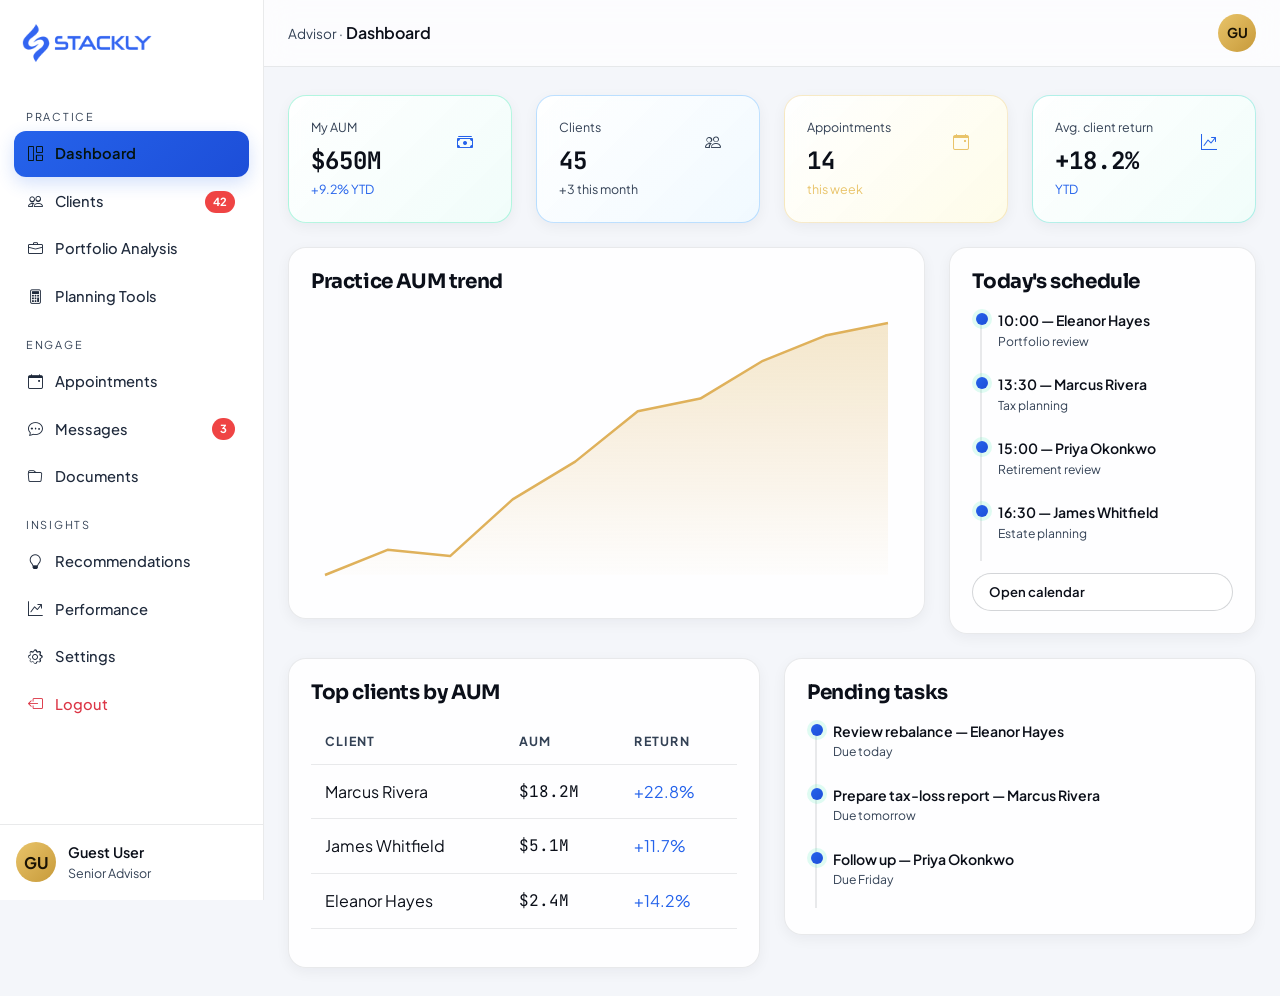
<file: pages/advisor-dashboard.html>
<!doctype html>
<html lang="en" data-theme="light">

<head>
  <meta charset="UTF-8" />
  <meta name="viewport" content="width=device-width, initial-scale=1.0" />
  <title>Advisor Dashboard — Stackly Capital</title>
  <link rel="icon"
    href="data:image/svg+xml,%3Csvg xmlns='http://www.w3.org/2000/svg' viewBox='0 0 32 32'%3E%3Crect width='32' height='32' rx='8' fill='%232ee6a8'/%3E%3Cpath d='M7 21l5-6 4 3 9-10' stroke='%2304130c' stroke-width='2.5' fill='none' stroke-linecap='round' stroke-linejoin='round'/%3E%3C/svg%3E" />
  <link
    href="https://fonts.googleapis.com/css2?family=Plus+Jakarta+Sans:wght@400;500;600;700;800&family=Sora:wght@600;700;800&family=JetBrains+Mono:wght@500;700&display=swap"
    rel="stylesheet" />
  <link href="https://cdn.jsdelivr.net/npm/bootstrap@5.3.3/dist/css/bootstrap.min.css" rel="stylesheet" />
  <link href="https://cdn.jsdelivr.net/npm/bootstrap-icons@1.11.3/font/bootstrap-icons.css" rel="stylesheet" />
  <link href="../css/style.css" rel="stylesheet" />
</head>

<body class="page-advisor-dashboard">
  <div class="dash">
    <aside class="sidebar" id="sidebar">
      <div class="d-flex justify-content-between align-items-center pe-3 w-100">
        <a class="brand" href="advisor-dashboard.html"><span class="brand-mark"><img src="../assets/logo-stackly.png"
              alt="Logo"></span><span class="brand-name">Stackly<b>Advisor</b></span></a>
        <button type="button" class="btn-close d-lg-none" aria-label="Close"
          onclick="toggleSidebar()"></button>
      </div>
      <nav class="side-nav">
        <div class="side-group-label">Practice</div>
        <a class="side-link active" data-title="Dashboard" onclick="switchView('v-overview',this)"><i
            class="bi bi-grid-1x2"></i> Dashboard</a>
        <a class="side-link" data-title="Clients" onclick="switchView('v-clients',this)"><i class="bi bi-people"></i>
          Clients <span class="side-badge">42</span></a>
        <a class="side-link" data-title="Portfolio Analysis" onclick="switchView('v-portfolio',this)"><i
            class="bi bi-briefcase"></i> Portfolio Analysis</a>
        <a class="side-link" data-title="Financial Planning" onclick="switchView('v-planning',this)"><i
            class="bi bi-calculator"></i> Planning Tools</a>
        <div class="side-group-label">Engage</div>
        <a class="side-link" data-title="Appointments" onclick="switchView('v-appts',this)"><i
            class="bi bi-calendar-event"></i> Appointments</a>
        <a class="side-link" data-title="Messages" onclick="switchView('v-chat',this)"><i class="bi bi-chat-dots"></i>
          Messages <span class="side-badge">3</span></a>
        <a class="side-link" data-title="Documents" onclick="switchView('v-docs',this)"><i class="bi bi-folder"></i>
          Documents</a>
        <div class="side-group-label">Insights</div>
        <a class="side-link" data-title="Recommendations" onclick="switchView('v-recs',this)"><i
            class="bi bi-lightbulb"></i> Recommendations</a>
        <a class="side-link" data-title="Performance" onclick="switchView('v-perf',this)"><i
            class="bi bi-graph-up-arrow"></i> Performance</a>
        <a class="side-link" data-title="Settings" onclick="switchView('v-settings',this)"><i class="bi bi-gear"></i>
          Settings</a>
        <a class="side-link text-danger" href="../login.html" onclick="localStorage.removeItem('username'); localStorage.removeItem('role');"><i
            class="bi bi-box-arrow-left"></i> Logout</a>
      </nav>
      <div class="side-user">
        <div class="av" style="background:var(--grad-gold);color:#1a1305;">SR</div>
        <div>
          <div class="fw-semibold" style="font-size:.9rem">Sofia Romano</div>
          <div style="font-size:.78rem;color:var(--text-dim)">Senior Advisor</div>
        </div>
      </div>
    </aside>

    <div class="dash-main">
      <header class="dash-top">
        <button class="theme-toggle menu-btn me-2" onclick="toggleSidebar()"><i class="bi bi-list"></i></button>
        <div class="d-md-none me-auto">
          <a class="brand d-inline-flex" href="advisor-dashboard.html" style="transform: scale(0.85); transform-origin: left center;">
            <span class="brand-mark"><img src="../assets/logo-stackly.png" alt="Logo"></span>
          </a>
        </div>
        <div class="flex-grow-1 d-none d-md-block"><span style="color:var(--text-dim);font-size:.85rem;">Advisor
            ·</span> <span id="dashTitle" class="fw-semibold">Dashboard</span></div>
        <div class="av-circle" style="background:var(--grad-gold);color:#1a1305;">SR</div>
      </header>

      <div id="notifPanel" class="glass d-none"
        style="position:fixed;top:64px;right:24px;z-index:1050;width:320px;padding:16px;">
        <div class="fw-semibold mb-2">Notifications</div>
        <div class="d-flex gap-2 align-items-start mb-3">
          <div class="stat-ic icon-green" style="width:36px;height:36px;"><i class="bi bi-calendar-check"
              style="font-size:1rem"></i></div>
          <div>
            <div style="font-size:.88rem" class="fw-semibold">New appointment booked</div>
            <div style="font-size:.76rem;color:var(--text-dim)">5 min ago</div>
          </div>
        </div>
        <div class="d-flex gap-2 align-items-start mb-3">
          <div class="stat-ic icon-blue" style="width:36px;height:36px;"><i class="bi bi-chat-dots"
              style="font-size:1rem"></i></div>
          <div>
            <div style="font-size:.88rem" class="fw-semibold">3 new client messages</div>
            <div style="font-size:.76rem;color:var(--text-dim)">22 min ago</div>
          </div>
        </div>
      </div>

      <main class="dash-content">

        <!-- OVERVIEW -->
        <section class="dview active" id="v-overview">
          <div class="row g-3 g-lg-4 mb-4">
            <div class="col-sm-6 col-xl-3">
              <div class="glass card-green dash-card">
                <div class="d-flex justify-content-between">
                  <div>
                    <div style="font-size:.78rem;color:var(--text-dim)">My AUM</div>
                    <div class="mono mt-1" style="font-size:1.5rem;font-weight:700">$650M</div>
                    <div style="font-size:.78rem;color:var(--primary)">+9.2% YTD</div>
                  </div>
                  <div class="stat-ic icon-green"><i class="bi bi-cash-stack"></i></div>
                </div>
              </div>
            </div>
            <div class="col-sm-6 col-xl-3">
              <div class="glass card-blue dash-card">
                <div class="d-flex justify-content-between">
                  <div>
                    <div style="font-size:.78rem;color:var(--text-dim)">Clients</div>
                    <div class="mono mt-1" style="font-size:1.5rem;font-weight:700">45</div>
                    <div style="font-size:.78rem;color:var(--accent)">+3 this month</div>
                  </div>
                  <div class="stat-ic icon-blue"><i class="bi bi-people"></i></div>
                </div>
              </div>
            </div>
            <div class="col-sm-6 col-xl-3">
              <div class="glass card-gold dash-card">
                <div class="d-flex justify-content-between">
                  <div>
                    <div style="font-size:.78rem;color:var(--text-dim)">Appointments</div>
                    <div class="mono mt-1" style="font-size:1.5rem;font-weight:700">14</div>
                    <div style="font-size:.78rem;color:var(--gold)">this week</div>
                  </div>
                  <div class="stat-ic icon-gold"><i class="bi bi-calendar-event"></i></div>
                </div>
              </div>
            </div>
            <div class="col-sm-6 col-xl-3">
              <div class="glass card-teal dash-card">
                <div class="d-flex justify-content-between">
                  <div>
                    <div style="font-size:.78rem;color:var(--text-dim)">Avg. client return</div>
                    <div class="mono mt-1" style="font-size:1.5rem;font-weight:700">+18.2%</div>
                    <div style="font-size:.78rem;color:var(--primary)">YTD</div>
                  </div>
                  <div class="stat-ic icon-green"><i class="bi bi-graph-up-arrow"></i></div>
                </div>
              </div>
            </div>
          </div>
          <div class="row g-3 g-lg-4 mb-4">
            <div class="col-lg-8">
              <div class="glass dash-card">
                <h5 class="mb-3">Practice AUM trend</h5><canvas
                  data-chart-line="450,470,465,510,540,580,590,620,640,650" data-color="#dfb15b"
                  style="width:100%;height:280px;"></canvas>
              </div>
            </div>
            <div class="col-lg-4">
              <div class="glass dash-card">
                <h5 class="mb-3">Today's schedule</h5>
                <div class="timeline">
                  <div class="tl-item">
                    <div style="font-size:.88rem" class="fw-semibold">10:00 — Eleanor Hayes</div>
                    <div style="font-size:.76rem;color:var(--text-dim)">Portfolio review</div>
                  </div>
                  <div class="tl-item">
                    <div style="font-size:.88rem" class="fw-semibold">13:30 — Marcus Rivera</div>
                    <div style="font-size:.76rem;color:var(--text-dim)">Tax planning</div>
                  </div>
                  <div class="tl-item">
                    <div style="font-size:.88rem" class="fw-semibold">15:00 — Priya Okonkwo</div>
                    <div style="font-size:.76rem;color:var(--text-dim)">Retirement review</div>
                  </div>
                  <div class="tl-item">
                    <div style="font-size:.88rem" class="fw-semibold">16:30 — James Whitfield</div>
                    <div style="font-size:.76rem;color:var(--text-dim)">Estate planning</div>
                  </div>
                </div><a href="../404.html" class="btn btn-ghost btn-sm-grad w-100 mt-2">Open calendar</a>
              </div>
            </div>
          </div>
          <div class="row g-3 g-lg-4">
            <div class="col-md-6">
              <div class="glass dash-card">
                <h5 class="mb-3">Top clients by AUM</h5>
                <div class="table-responsive">
                  <table class="table table-dash">
                    <thead>
                      <tr>
                        <th>Client</th>
                        <th>AUM</th>
                        <th>Return</th>
                      </tr>
                    </thead>
                    <tbody>
                      <tr>
                        <td>Marcus Rivera</td>
                        <td class="mono">$18.2M</td>
                        <td><span style="color:var(--primary)">+22.8%</span></td>
                      </tr>
                      <tr>
                        <td>James Whitfield</td>
                        <td class="mono">$5.1M</td>
                        <td><span style="color:var(--primary)">+11.7%</span></td>
                      </tr>
                      <tr>
                        <td>Eleanor Hayes</td>
                        <td class="mono">$2.4M</td>
                        <td><span style="color:var(--primary)">+14.2%</span></td>
                      </tr>
                    </tbody>
                  </table>
                </div>
              </div>
            </div>
            <div class="col-md-6">
              <div class="glass dash-card">
                <h5 class="mb-3">Pending tasks</h5>
                <div class="timeline">
                  <div class="tl-item">
                    <div style="font-size:.88rem" class="fw-semibold">Review rebalance — Eleanor Hayes</div>
                    <div style="font-size:.76rem;color:var(--text-dim)">Due today</div>
                  </div>
                  <div class="tl-item">
                    <div style="font-size:.88rem" class="fw-semibold">Prepare tax-loss report — Marcus Rivera</div>
                    <div style="font-size:.76rem;color:var(--text-dim)">Due tomorrow</div>
                  </div>
                  <div class="tl-item">
                    <div style="font-size:.88rem" class="fw-semibold">Follow up — Priya Okonkwo</div>
                    <div style="font-size:.76rem;color:var(--text-dim)">Due Friday</div>
                  </div>
                </div>
              </div>
            </div>
          </div>
        </section>

        <!-- CLIENTS -->
        <section class="dview" id="v-clients">
          <div class="row g-3 g-lg-4 mb-4">
            <div class="col-sm-6 col-xl-3">
              <div class="glass card-green dash-card">
                <div style="font-size:.78rem;color:var(--text-dim)">Total clients</div>
                <div class="mono mt-1" style="font-size:1.4rem;font-weight:700">42</div>
                <div style="font-size:.78rem;color:var(--primary)">+2 this month</div>
              </div>
            </div>
            <div class="col-sm-6 col-xl-3">
              <div class="glass card-blue dash-card">
                <div style="font-size:.78rem;color:var(--text-dim)">Avg. AUM/client</div>
                <div class="mono mt-1" style="font-size:1.4rem;font-weight:700">$14.8M</div>
              </div>
            </div>
            <div class="col-sm-6 col-xl-3">
              <div class="glass card-gold dash-card">
                <div style="font-size:.78rem;color:var(--text-dim)">New (30d)</div>
                <div class="mono mt-1" style="font-size:1.4rem;font-weight:700">2</div>
              </div>
            </div>
            <div class="col-sm-6 col-xl-3">
              <div class="glass card-teal dash-card">
                <div style="font-size:.78rem;color:var(--text-dim)">At-risk</div>
                <div class="mono mt-1" style="font-size:1.4rem;font-weight:700">3</div>
              </div>
            </div>
          </div>
          <div class="glass dash-card">
            <div class="d-flex justify-content-between align-items-center mb-3">
              <h5 class="mb-0">My clients</h5><a href="../404.html" class="btn btn-grad btn-sm-grad"><i
                  class="bi bi-plus-lg"></i> Add client</a>
            </div><input class="form-control mb-3" style="max-width:280px;" placeholder="Search clients..."
              data-filter-input="#clTbl">
            <div class="table-responsive">
              <table class="table table-dash" id="clTbl">
                <thead>
                  <tr>
                    <th>Client</th>
                    <th>AUM</th>
                    <th>Return YTD</th>
                    <th>Risk</th>
                    <th></th>
                  </tr>
                </thead>
                <tbody>
                  <tr>
                    <td>Eleanor Hayes</td>
                    <td class="mono">$2.4M</td>
                    <td><span style="color:var(--primary)">+14.2%</span></td>
                    <td><span class="badge-soft badge-blue">Moderate</span></td>
                    <td><a href="../404.html" class="btn btn-ghost btn-sm-grad">Open</a></td>
                  </tr>
                  <tr>
                    <td>Marcus Rivera</td>
                    <td class="mono">$18.2M</td>
                    <td><span style="color:var(--primary)">+22.8%</span></td>
                    <td><span class="badge-soft badge-gold">Growth</span></td>
                    <td><a href="../404.html" class="btn btn-ghost btn-sm-grad">Open</a></td>
                  </tr>
                  <tr>
                    <td>Priya Okonkwo</td>
                    <td class="mono">$180k</td>
                    <td><span style="color:var(--primary)">+9.4%</span></td>
                    <td><span class="badge-soft badge-green">Conservative</span></td>
                    <td><a href="../404.html" class="btn btn-ghost btn-sm-grad">Open</a></td>
                  </tr>
                  <tr>
                    <td>James Whitfield</td>
                    <td class="mono">$5.1M</td>
                    <td><span style="color:var(--primary)">+11.7%</span></td>
                    <td><span class="badge-soft badge-blue">Moderate</span></td>
                    <td><a href="../404.html" class="btn btn-ghost btn-sm-grad">Open</a></td>
                  </tr>
                  <tr>
                    <td>Lena Hoffmann</td>
                    <td class="mono">$95k</td>
                    <td><span style="color:var(--primary)">+7.2%</span></td>
                    <td><span class="badge-soft badge-green">Conservative</span></td>
                    <td><a href="../404.html" class="btn btn-ghost btn-sm-grad">Open</a></td>
                  </tr>
                  <tr>
                    <td>Hiroshi Tanaka</td>
                    <td class="mono">$8.4M</td>
                    <td><span style="color:var(--primary)">+19.4%</span></td>
                    <td><span class="badge-soft badge-gold">Growth</span></td>
                    <td><a href="../404.html" class="btn btn-ghost btn-sm-grad">Open</a></td>
                  </tr>
                  <tr>
                    <td>Amara Okafor</td>
                    <td class="mono">$3.6M</td>
                    <td><span style="color:var(--primary)">+15.8%</span></td>
                    <td><span class="badge-soft badge-blue">Moderate</span></td>
                    <td><a href="../404.html" class="btn btn-ghost btn-sm-grad">Open</a></td>
                  </tr>
                  <tr>
                    <td>Carlos Santos</td>
                    <td class="mono">$12.4M</td>
                    <td><span style="color:var(--primary)">+20.1%</span></td>
                    <td><span class="badge-soft badge-gold">Growth</span></td>
                    <td><a href="../404.html" class="btn btn-ghost btn-sm-grad">Open</a></td>
                  </tr>
                  <tr>
                    <td>Sarah Jenkins</td>
                    <td class="mono">$450k</td>
                    <td><span style="color:var(--primary)">+8.5%</span></td>
                    <td><span class="badge-soft badge-green">Conservative</span></td>
                    <td><a href="../404.html" class="btn btn-ghost btn-sm-grad">Open</a></td>
                  </tr>
                  <tr>
                    <td>Vikram Mehta</td>
                    <td class="mono">$15.0M</td>
                    <td><span style="color:var(--primary)">+17.9%</span></td>
                    <td><span class="badge-soft badge-gold">Growth</span></td>
                    <td><a href="../404.html" class="btn btn-ghost btn-sm-grad">Open</a></td>
                  </tr>
                  <tr>
                    <td>Chloe Dubois</td>
                    <td class="mono">$1.9M</td>
                    <td><span style="color:var(--primary)">+12.3%</span></td>
                    <td><span class="badge-soft badge-blue">Moderate</span></td>
                    <td><a href="../404.html" class="btn btn-ghost btn-sm-grad">Open</a></td>
                  </tr>
                  <tr>
                    <td>David Chen</td>
                    <td class="mono">$4.2M</td>
                    <td><span style="color:var(--primary)">+15.2%</span></td>
                    <td><span class="badge-soft badge-blue">Moderate</span></td>
                    <td><a href="../404.html" class="btn btn-ghost btn-sm-grad">Open</a></td>
                  </tr>
                  <tr>
                    <td>Elena Rostova</td>
                    <td class="mono">$7.8M</td>
                    <td><span style="color:var(--primary)">+18.7%</span></td>
                    <td><span class="badge-soft badge-gold">Growth</span></td>
                    <td><a href="../404.html" class="btn btn-ghost btn-sm-grad">Open</a></td>
                  </tr>
                  <tr>
                    <td>Zahir Mansoor</td>
                    <td class="mono">$1.1M</td>
                    <td><span style="color:var(--primary)">+6.2%</span></td>
                    <td><span class="badge-soft badge-green">Conservative</span></td>
                    <td><a href="../404.html" class="btn btn-ghost btn-sm-grad">Open</a></td>
                  </tr>
                  <tr>
                    <td>Siddharth Nair</td>
                    <td class="mono">$9.3M</td>
                    <td><span style="color:var(--primary)">+21.4%</span></td>
                    <td><span class="badge-soft badge-gold">Growth</span></td>
                    <td><a href="../404.html" class="btn btn-ghost btn-sm-grad">Open</a></td>
                  </tr>
                  <tr>
                    <td>Sophia Vance</td>
                    <td class="mono">$2.7M</td>
                    <td><span style="color:var(--primary)">+12.9%</span></td>
                    <td><span class="badge-soft badge-blue">Moderate</span></td>
                    <td><a href="../404.html" class="btn btn-ghost btn-sm-grad">Open</a></td>
                  </tr>
                  <tr>
                    <td>Omar Al-Fayed</td>
                    <td class="mono">$6.5M</td>
                    <td><span style="color:var(--primary)">+14.8%</span></td>
                    <td><span class="badge-soft badge-blue">Moderate</span></td>
                    <td><a href="../404.html" class="btn btn-ghost btn-sm-grad">Open</a></td>
                  </tr>
                </tbody>
              </table>
            </div>
          </div>
        </section>

        <!-- PORTFOLIO ANALYSIS -->
        <section class="dview" id="v-portfolio">
          <div class="row g-3 g-lg-4 mb-4">
            <div class="col-sm-6 col-xl-3">
              <div class="glass card-green dash-card">
                <div style="font-size:.78rem;color:var(--text-dim)">Aggregate AUM</div>
                <div class="mono mt-1" style="font-size:1.4rem;font-weight:700">$620M</div>
              </div>
            </div>
            <div class="col-sm-6 col-xl-3">
              <div class="glass card-blue dash-card">
                <div style="font-size:.78rem;color:var(--text-dim)">YTD return</div>
                <div class="mono mt-1" style="font-size:1.4rem;font-weight:700">+16.4%</div>
              </div>
            </div>
            <div class="col-sm-6 col-xl-3">
              <div class="glass card-gold dash-card">
                <div style="font-size:.78rem;color:var(--text-dim)">Sharpe ratio</div>
                <div class="mono mt-1" style="font-size:1.4rem;font-weight:700">1.82</div>
              </div>
            </div>
            <div class="col-sm-6 col-xl-3">
              <div class="glass card-teal dash-card">
                <div style="font-size:.78rem;color:var(--text-dim)">Volatility</div>
                <div class="mono mt-1" style="font-size:1.4rem;font-weight:700">9.4%</div>
              </div>
            </div>
          </div>
          <div class="row g-3 g-lg-4 mb-4">
            <div class="col-lg-7">
              <div class="glass dash-card">
                <h5 class="mb-3">Aggregate portfolio performance</h5>
                <div class="table-responsive">
                  <table class="table table-dash">
                    <thead>
                      <tr><th>Period</th><th>Return</th><th>Benchmark</th></tr>
                    </thead>
                    <tbody>
                      <tr><td>Q1</td><td class="mono">+4.2%</td><td class="mono">+3.8%</td></tr>
                      <tr><td>Q2</td><td class="mono">+5.1%</td><td class="mono">+4.5%</td></tr>
                      <tr><td>Q3</td><td class="mono">+3.8%</td><td class="mono">+3.2%</td></tr>
                    </tbody>
                  </table>
                </div>
              </div>
            </div>
            <div class="col-lg-5">
              <div class="glass dash-card mb-3">
                <h5 class="mb-3">Asset Allocation Matrix</h5>
                <div class="table-responsive">
                  <table class="table table-dash mb-0" style="font-size: .88rem;">
                    <thead>
                      <tr><th>Asset Class</th><th>Weight</th><th>Target</th><th>Drift</th></tr>
                    </thead>
                    <tbody>
                      <tr><td>Equities</td><td class="mono font-weight-bold">58%</td><td class="mono">55%</td><td style="color: var(--primary);">+3.0%</td></tr>
                      <tr><td>Fixed Income</td><td class="mono font-weight-bold">20%</td><td class="mono">25%</td><td style="color: var(--danger);">-5.0%</td></tr>
                      <tr><td>Alternatives</td><td class="mono font-weight-bold">14%</td><td class="mono">10%</td><td style="color: var(--primary);">+4.0%</td></tr>
                      <tr><td>Cash</td><td class="mono font-weight-bold">8%</td><td class="mono">10%</td><td style="color: var(--danger);">-2.0%</td></tr>
                    </tbody>
                  </table>
                </div>
              </div>
            </div>
          </div>
          <div class="glass dash-card">
            <h5 class="mb-3">Sector exposure</h5>
            <div class="row g-3">
              <div class="col-md-4">
                <div class="d-flex justify-content-between" style="font-size:.85rem;"><span>Technology</span><span
                    class="mono">24%</span></div>
                <div class="progress-soft mt-1">
                  <div class="bar" style="width:24%"></div>
                </div>
              </div>
              <div class="col-md-4">
                <div class="d-flex justify-content-between" style="font-size:.85rem;"><span>Healthcare</span><span
                    class="mono">16%</span></div>
                <div class="progress-soft mt-1">
                  <div class="bar" style="width:16%;background:var(--grad-accent)"></div>
                </div>
              </div>
              <div class="col-md-4">
                <div class="d-flex justify-content-between" style="font-size:.85rem;"><span>Financials</span><span
                    class="mono">14%</span></div>
                <div class="progress-soft mt-1">
                  <div class="bar" style="width:14%;background:var(--grad-gold)"></div>
                </div>
              </div>
            </div>
          </div>
        </section>

        <!-- PLANNING -->
        <section class="dview" id="v-planning">
          <div class="row g-3 g-lg-4">
            <div class="col-md-6">
              <div class="glass dash-card">
                <h5>Retirement projector</h5><label class="form-label mt-3">Current age</label><input
                  class="form-control" value="45"><label class="form-label mt-2">Retirement age</label><input
                  class="form-control" value="65"><label class="form-label mt-2">Annual savings</label><input
                  class="form-control" value="24000"><button class="btn btn-grad mt-3 w-100"
                  onclick="window.location.href='../404.html'" Projection generated')">Project</button>
              </div>
            </div>
            <div class="col-md-6">
              <div class="glass dash-card">
                <h5>Goal planner</h5><label class="form-label mt-3">Goal</label><select class="form-select">
                  <option>Home purchase</option>
                  <option>Education</option>
                  <option>Legacy</option>
                </select><label class="form-label mt-2">Target amount</label><input class="form-control"
                  value="500000"><label class="form-label mt-2">Time horizon (yrs)</label><input class="form-control"
                  value="12"><button class="btn btn-grad accent mt-3 w-100" onclick="window.location.href='../404.html'"
                  Plan created')">Create plan</button>
              </div>
            </div>
          </div>
        </section>

        <!-- APPOINTMENTS -->
        <section class="dview" id="v-appts">
          <div class="row g-3 g-lg-4 mb-4">
            <div class="col-sm-6 col-xl-3">
              <div class="glass card-green dash-card">
                <div style="font-size:.78rem;color:var(--text-dim)">This week</div>
                <div class="mono mt-1" style="font-size:1.4rem;font-weight:700">12</div>
              </div>
            </div>
            <div class="col-sm-6 col-xl-3">
              <div class="glass card-blue dash-card">
                <div style="font-size:.78rem;color:var(--text-dim)">Confirmed</div>
                <div class="mono mt-1" style="font-size:1.4rem;font-weight:700">9</div>
              </div>
            </div>
            <div class="col-sm-6 col-xl-3">
              <div class="glass card-gold dash-card">
                <div style="font-size:.78rem;color:var(--text-dim)">Pending</div>
                <div class="mono mt-1" style="font-size:1.4rem;font-weight:700">3</div>
              </div>
            </div>
            <div class="col-sm-6 col-xl-3">
              <div class="glass card-teal dash-card">
                <div style="font-size:.78rem;color:var(--text-dim)">Completed (30d)</div>
                <div class="mono mt-1" style="font-size:1.4rem;font-weight:700">48</div>
              </div>
            </div>
          </div>
          <div class="glass dash-card">
            <div class="d-flex justify-content-between align-items-center mb-3">
              <h5 class="mb-0">Appointments</h5><a href="../404.html" class="btn btn-grad btn-sm-grad"><i
                  class="bi bi-plus-lg"></i> Schedule</a>
            </div>
            <div class="table-responsive">
              <table class="table table-dash">
                <thead>
                  <tr>
                    <th>Time</th>
                    <th>Client</th>
                    <th>Type</th>
                    <th>Status</th>
                    <th></th>
                  </tr>
                </thead>
                <tbody>
                  <tr>
                    <td>Today 10:00</td>
                    <td>Eleanor Hayes</td>
                    <td>Portfolio review</td>
                    <td><span class="badge-soft badge-green">Confirmed</span></td>
                    <td><a href="../404.html" class="btn btn-ghost btn-sm-grad">Join</a></td>
                  </tr>
                  <tr>
                    <td>Today 13:30</td>
                    <td>Marcus Rivera</td>
                    <td>Tax planning</td>
                    <td><span class="badge-soft badge-green">Confirmed</span></td>
                    <td><a href="../404.html" class="btn btn-ghost btn-sm-grad">Join</a></td>
                  </tr>
                  <tr>
                    <td>Today 15:00</td>
                    <td>Priya Okonkwo</td>
                    <td>Retirement</td>
                    <td><span class="badge-soft badge-green">Confirmed</span></td>
                    <td><a href="../404.html" class="btn btn-ghost btn-sm-grad">Join</a></td>
                  </tr>
                  <tr>
                    <td>Today 16:30</td>
                    <td>James Whitfield</td>
                    <td>Estate planning</td>
                    <td><span class="badge-soft badge-green">Confirmed</span></td>
                    <td><a href="../404.html" class="btn btn-ghost btn-sm-grad">Join</a></td>
                  </tr>
                  <tr>
                    <td>Tomorrow 09:00</td>
                    <td>Priya Okonkwo</td>
                    <td>Retirement</td>
                    <td><span class="badge-soft badge-gold">Pending</span></td>
                    <td><a href="../404.html" class="btn btn-ghost btn-sm-grad">Confirm</a></td>
                  </tr>
                  <tr>
                    <td>Tomorrow 11:00</td>
                    <td>Lena Hoffmann</td>
                    <td>Onboarding</td>
                    <td><span class="badge-soft badge-gold">Pending</span></td>
                    <td><a href="../404.html" class="btn btn-ghost btn-sm-grad">Confirm</a></td>
                  </tr>
                  <tr>
                    <td>Fri 14:00</td>
                    <td>Hiroshi Tanaka</td>
                    <td>Portfolio review</td>
                    <td><span class="badge-soft badge-gold">Pending</span></td>
                    <td><a href="../404.html" class="btn btn-ghost btn-sm-grad">Confirm</a></td>
                  </tr>
                  <tr>
                    <td>Fri 16:00</td>
                    <td>Amara Okafor</td>
                    <td>Tax Planning</td>
                    <td><span class="badge-soft badge-green">Confirmed</span></td>
                    <td><a href="../404.html" class="btn btn-ghost btn-sm-grad">Join</a></td>
                  </tr>
                  <tr>
                    <td>Mon 10:30</td>
                    <td>Carlos Santos</td>
                    <td>Annual Review</td>
                    <td><span class="badge-soft badge-green">Confirmed</span></td>
                    <td><a href="../404.html" class="btn btn-ghost btn-sm-grad">Join</a></td>
                  </tr>
                </tbody>
              </table>
            </div>
          </div>
        </section>

        <!-- CHAT -->
        <section class="dview" id="v-chat">
          <div class="glass dash-card" style="height:560px;display:flex;flex-direction:column;">
            <div class="d-flex align-items-center gap-3 pb-3 mb-3" style="border-bottom:1px solid var(--border)">
              <div class="av-circle">EH</div>
              <div>
                <div class="fw-semibold">Eleanor Hayes</div>
                <div style="font-size:.78rem;color:var(--primary)">Online</div>
              </div>
            </div>
            <div class="flex-grow-1 d-flex flex-column gap-2 overflow-auto pe-2">
              <div class="chat-bubble chat-them">Hi Sofia, can we rebalance my portfolio this quarter?</div>
              <div class="chat-bubble chat-me">Hi Eleanor! Absolutely — I'll send you a proposed allocation today.</div>
              <div class="chat-bubble chat-them">Perfect, thank you!</div>
              <div class="chat-bubble chat-me">I've also attached the latest tax-loss harvesting report.</div>
            </div>
            <div class="d-flex gap-2 mt-3 pt-3" style="border-top:1px solid var(--border)"><input class="form-control"
                placeholder="Type a message..."><button class="btn btn-grad"
                onclick="window.location.href='../404.html'" Message sent')"><i class="bi bi-send"></i></button></div>
          </div>
        </section>

        <!-- DOCUMENTS -->
        <section class="dview" id="v-docs">
          <div class="glass dash-card">
            <div class="d-flex justify-content-between align-items-center mb-3">
              <h5 class="mb-0">Shared documents</h5><a href="../404.html" class="btn btn-grad btn-sm-grad"><i
                  class="bi bi-upload"></i> Upload</a>
            </div>
            <div class="table-responsive">
              <table class="table table-dash">
                <thead>
                  <tr>
                    <th>Document</th>
                    <th>Client</th>
                    <th>Shared</th>
                    <th>Type</th>
                    <th></th>
                  </tr>
                </thead>
                <tbody>
                  <tr>
                    <td><i class="bi bi-file-earmark-pdf"></i> Q1 statement</td>
                    <td>Eleanor Hayes</td>
                    <td>Apr 01</td>
                    <td><span class="badge-soft badge-blue">Statement</span></td>
                    <td><a href="../404.html" class="btn btn-ghost btn-sm-grad">Download</a></td>
                  </tr>
                  <tr>
                    <td><i class="bi bi-file-earmark-pdf"></i> Tax-loss report</td>
                    <td>Marcus Rivera</td>
                    <td>Mar 28</td>
                    <td><span class="badge-soft badge-gold">Tax</span></td>
                    <td><a href="../404.html" class="btn btn-ghost btn-sm-grad">Download</a></td>
                  </tr>
                  <tr>
                    <td><i class="bi bi-file-earmark-text"></i> Retirement plan</td>
                    <td>Priya Okonkwo</td>
                    <td>Mar 22</td>
                    <td><span class="badge-soft badge-green">Plan</span></td>
                    <td><a href="../404.html" class="btn btn-ghost btn-sm-grad">Download</a></td>
                  </tr>
                  <tr>
                    <td><i class="bi bi-file-earmark-pdf"></i> Estate planning proposal</td>
                    <td>James Whitfield</td>
                    <td>Mar 20</td>
                    <td><span class="badge-soft badge-blue">Proposal</span></td>
                    <td><a href="../404.html" class="btn btn-ghost btn-sm-grad">Download</a></td>
                  </tr>
                  <tr>
                    <td><i class="bi bi-file-earmark-spreadsheet"></i> Risk assessment</td>
                    <td>Hiroshi Tanaka</td>
                    <td>Mar 18</td>
                    <td><span class="badge-soft badge-green">Report</span></td>
                    <td><a href="../404.html" class="btn btn-ghost btn-sm-grad">Download</a></td>
                  </tr>
                  <tr>
                    <td><i class="bi bi-file-earmark-pdf"></i> Onboarding questionnaire</td>
                    <td>Lena Hoffmann</td>
                    <td>Mar 15</td>
                    <td><span class="badge-soft badge-gold">KYC</span></td>
                    <td><a href="../404.html" class="btn btn-ghost btn-sm-grad">Download</a></td>
                  </tr>
                  <tr>
                    <td><i class="bi bi-file-earmark-pdf"></i> Tax Return 2024</td>
                    <td>Eleanor Hayes</td>
                    <td>Mar 02</td>
                    <td><span class="badge-soft badge-gold">Tax</span></td>
                    <td><a href="../404.html" class="btn btn-ghost btn-sm-grad">Download</a></td>
                  </tr>
                  <tr>
                    <td><i class="bi bi-file-earmark-pdf"></i> Investment Agreement V5</td>
                    <td>Marcus Rivera</td>
                    <td>Feb 18</td>
                    <td><span class="badge-soft badge-blue">Legal</span></td>
                    <td><a href="../404.html" class="btn btn-ghost btn-sm-grad">Download</a></td>
                  </tr>
                  <tr>
                    <td><i class="bi bi-file-earmark-text"></i> Family Trust Allocation</td>
                    <td>Hiroshi Tanaka</td>
                    <td>Feb 05</td>
                    <td><span class="badge-soft badge-green">Trust</span></td>
                    <td><a href="../404.html" class="btn btn-ghost btn-sm-grad">Download</a></td>
                  </tr>
                  <tr>
                    <td><i class="bi bi-file-earmark-pdf"></i> Discretionary Mandate Draft</td>
                    <td>James Whitfield</td>
                    <td>Jan 28</td>
                    <td><span class="badge-soft badge-blue">KYC</span></td>
                    <td><a href="../404.html" class="btn btn-ghost btn-sm-grad">Download</a></td>
                  </tr>
                  <tr>
                    <td><i class="bi bi-file-earmark-spreadsheet"></i> Corporate Treasury Report</td>
                    <td>Lena Hoffmann</td>
                    <td>Jan 12</td>
                    <td><span class="badge-soft badge-green">Report</span></td>
                    <td><a href="../404.html" class="btn btn-ghost btn-sm-grad">Download</a></td>
                  </tr>
                </tbody>
              </table>
            </div>
          </div>
        </section>

        <!-- RECOMMENDATIONS -->
        <section class="dview" id="v-recs">
          <div class="row g-3 g-lg-4">
            <div class="col-md-6">
              <div class="glass dash-card">
                <div class="d-flex justify-content-between">
                  <h5 class="mb-0">Rebalance: Eleanor Hayes</h5><span class="badge-soft badge-gold">Suggested</span>
                </div>
                <p class="text-muted-2 mt-2" style="font-size:.88rem">Equities drifted to 62% (target 55%). Trim US
                  large-cap, add international.</p>
                <div class="mt-3" style="font-size:.82rem;">
                  <div class="d-flex justify-content-between"><span>Current equity</span><span class="mono">62%</span>
                  </div>
                  <div class="d-flex justify-content-between"><span>Target equity</span><span class="mono">55%</span>
                  </div>
                  <div class="d-flex justify-content-between"><span>Est. tax impact</span><span
                      class="mono">-$1,240</span></div>
                </div>
                <div class="d-flex gap-2 mt-3"><a href="../404.html"
                    class="btn btn-ghost btn-sm-grad flex-grow-1">Dismiss</a><a href="../404.html"
                    class="btn btn-grad btn-sm-grad flex-grow-1">Apply</a></div>
              </div>
            </div>
            <div class="col-md-6">
              <div class="glass dash-card">
                <div class="d-flex justify-content-between">
                  <h5 class="mb-0">Tax harvest: Marcus Rivera</h5><span class="badge-soft badge-green">Ready</span>
                </div>
                <p class="text-muted-2 mt-2" style="font-size:.88rem">$48k in harvestable losses identified across 7
                  holdings.</p>
                <div class="mt-3" style="font-size:.82rem;">
                  <div class="d-flex justify-content-between"><span>Realized losses</span><span
                      class="mono">$48,000</span></div>
                  <div class="d-flex justify-content-between"><span>Est. tax savings</span><span class="mono"
                      style="color:var(--primary)">$11,520</span></div>
                  <div class="d-flex justify-content-between"><span>Holdings affected</span><span class="mono">7</span>
                  </div>
                </div>
                <div class="d-flex gap-2 mt-3"><a href="../404.html"
                    class="btn btn-ghost btn-sm-grad flex-grow-1">Review</a><a href="../404.html"
                    class="btn btn-grad btn-sm-grad flex-grow-1">Execute</a></div>
              </div>
            </div>
            <div class="col-md-6">
              <div class="glass dash-card">
                <div class="d-flex justify-content-between">
                  <h5 class="mb-0">Risk alert: Priya Okonkwo</h5><span class="badge-soft badge-red">Action needed</span>
                </div>
                <p class="text-muted-2 mt-2" style="font-size:.88rem">Cash allocation at 28% — above 15% target.
                  Consider deploying into bonds.</p>
                <div class="d-flex gap-2 mt-3"><a href="../404.html"
                    class="btn btn-ghost btn-sm-grad flex-grow-1">Dismiss</a><a href="../404.html"
                    class="btn btn-grad btn-sm-grad flex-grow-1">Review</a></div>
              </div>
            </div>
            <div class="col-md-6">
              <div class="glass dash-card">
                <div class="d-flex justify-content-between">
                  <h5 class="mb-0">Goal review: James Whitfield</h5><span class="badge-soft badge-blue">Scheduled</span>
                </div>
                <p class="text-muted-2 mt-2" style="font-size:.88rem">Estate plan review due in 30 days. Schedule
                  meeting to update beneficiaries.</p>
                <div class="d-flex gap-2 mt-3"><a href="../404.html"
                    class="btn btn-ghost btn-sm-grad flex-grow-1">Snooze</a><a href="../404.html"
                    class="btn btn-grad btn-sm-grad flex-grow-1">Schedule</a></div>
              </div>
            </div>
            <div class="col-md-6">
              <div class="glass dash-card">
                <div class="d-flex justify-content-between">
                  <h5 class="mb-0">Yield optimization: Lena Hoffmann</h5><span
                    class="badge-soft badge-green">Ready</span>
                </div>
                <p class="text-muted-2 mt-2" style="font-size:.88rem">Deploy cash drag into high-yield certificate of
                  deposits.</p>
                <div class="d-flex gap-2 mt-3"><a href="../404.html"
                    class="btn btn-ghost btn-sm-grad flex-grow-1">Dismiss</a><a href="../404.html"
                    class="btn btn-grad btn-sm-grad flex-grow-1">Deploy</a></div>
              </div>
            </div>
            <div class="col-md-6">
              <div class="glass dash-card">
                <div class="d-flex justify-content-between">
                  <h5 class="mb-0">IRA Contribution limit: Sarah Jenkins</h5><span class="badge-soft badge-red">Action
                    needed</span>
                </div>
                <p class="text-muted-2 mt-2" style="font-size:.88rem">Max out Roth IRA contribution limits before tax
                  deadline.</p>
                <div class="d-flex gap-2 mt-3"><a href="../404.html"
                    class="btn btn-ghost btn-sm-grad flex-grow-1">Dismiss</a><a href="../404.html"
                    class="btn btn-grad btn-sm-grad flex-grow-1">Review</a></div>
              </div>
            </div>
            <div class="col-md-6">
              <div class="glass dash-card">
                <div class="d-flex justify-content-between">
                  <h5 class="mb-0">Trust Beneficiary update: Hiroshi Tanaka</h5><span
                    class="badge-soft badge-blue">Scheduled</span>
                </div>
                <p class="text-muted-2 mt-2" style="font-size:.88rem">Verify successor trustees after asset restructure.
                </p>
                <div class="d-flex gap-2 mt-3"><a href="../404.html"
                    class="btn btn-ghost btn-sm-grad flex-grow-1">Snooze</a><a href="../404.html"
                    class="btn btn-grad btn-sm-grad flex-grow-1">Verify</a></div>
              </div>
            </div>
            <div class="col-md-6">
              <div class="glass dash-card">
                <div class="d-flex justify-content-between">
                  <h5 class="mb-0">Equity harvest: Carlos Santos</h5><span
                    class="badge-soft badge-gold">Suggested</span>
                </div>
                <p class="text-muted-2 mt-2" style="font-size:.88rem">Lock in gains on tech stocks and offset with
                  venture debts.</p>
                <div class="d-flex gap-2 mt-3"><a href="../404.html"
                    class="btn btn-ghost btn-sm-grad flex-grow-1">Dismiss</a><a href="../404.html"
                    class="btn btn-grad btn-sm-grad flex-grow-1">Review</a></div>
              </div>
            </div>
            <div class="col-md-6">
              <div class="glass dash-card">
                <div class="d-flex justify-content-between">
                  <h5 class="mb-0">Alternative asset sweep: Vikram Mehta</h5><span
                    class="badge-soft badge-green">Ready</span>
                </div>
                <p class="text-muted-2 mt-2" style="font-size:.88rem">Commit remaining private credit allocations before
                  fund closure.</p>
                <div class="d-flex gap-2 mt-3"><a href="../404.html"
                    class="btn btn-ghost btn-sm-grad flex-grow-1">Dismiss</a><a href="../404.html"
                    class="btn btn-grad btn-sm-grad flex-grow-1">Commit</a></div>
              </div>
            </div>
            <div class="col-md-6">
              <div class="glass dash-card">
                <div class="d-flex justify-content-between">
                  <h5 class="mb-0">Capital gain offset: Omar Al-Fayed</h5><span
                    class="badge-soft badge-green">Ready</span>
                </div>
                <p class="text-muted-2 mt-2" style="font-size:.88rem">Offset realized equity gains by harvesting losses
                  from energy holdings.</p>
                <div class="d-flex gap-2 mt-3"><a href="../404.html"
                    class="btn btn-ghost btn-sm-grad flex-grow-1">Dismiss</a><a href="../404.html"
                    class="btn btn-grad btn-sm-grad flex-grow-1">Offset</a></div>
              </div>
            </div>
          </div>
        </section>

        <!-- PERFORMANCE -->
        <section class="dview" id="v-perf">
          <div class="row g-3 g-lg-4 mb-4">
            <div class="col-sm-6 col-xl-3">
              <div class="glass card-green dash-card">
                <div style="font-size:.78rem;color:var(--text-dim)">Avg. client return</div>
                <div class="mono mt-1" style="font-size:1.4rem;font-weight:700">+16.4%</div>
              </div>
            </div>
            <div class="col-sm-6 col-xl-3">
              <div class="glass card-blue dash-card">
                <div style="font-size:.78rem;color:var(--text-dim)">vs Benchmark</div>
                <div class="mono mt-1" style="font-size:1.4rem;font-weight:700">+2.8pp</div>
              </div>
            </div>
            <div class="col-sm-6 col-xl-3">
              <div class="glass card-gold dash-card">
                <div style="font-size:.78rem;color:var(--text-dim)">Best client</div>
                <div class="mono mt-1" style="font-size:1.4rem;font-weight:700">+22.8%</div>
              </div>
            </div>
            <div class="col-sm-6 col-xl-3">
              <div class="glass card-teal dash-card">
                <div style="font-size:.78rem;color:var(--text-dim)">Worst client</div>
                <div class="mono mt-1" style="font-size:1.4rem;font-weight:700">+7.2%</div>
              </div>
            </div>
          </div>
          <div class="glass dash-card">
            <h5 class="mb-3">Client performance vs benchmark</h5>
            <div class="table-responsive">
              <table class="table table-dash">
                <thead>
                  <tr><th>Index / Benchmark</th><th>YTD Return</th><th>Target</th><th>Status</th></tr>
                </thead>
                <tbody>
                  <tr><td>Average Client Portfolio</td><td class="mono" style="color: var(--primary)">+16.4%</td><td class="mono">+15.0%</td><td><span class="badge-soft badge-green">Outperforming</span></td></tr>
                  <tr><td>S&P 500 Index</td><td class="mono">+12.4%</td><td class="mono">—</td><td><span class="badge-soft badge-blue">Benchmark</span></td></tr>
                  <tr><td>Nasdaq Composite</td><td class="mono" style="color: var(--primary)">+18.2%</td><td class="mono">—</td><td><span class="badge-soft badge-blue">Benchmark</span></td></tr>
                  <tr><td>Dow Jones Industrial</td><td class="mono">+9.1%</td><td class="mono">—</td><td><span class="badge-soft badge-blue">Benchmark</span></td></tr>
                </tbody>
              </table>
            </div>
          </div>
        </section>

        <!-- SETTINGS -->
        <section class="dview" id="v-settings">
          <div class="row g-3 g-lg-4">
            <div class="col-lg-6">
              <div class="glass dash-card">
                <h5 class="mb-3">Profile</h5>
                <div class="row g-3">
                  <div class="col-md-6"><label class="form-label">Name</label><input class="form-control"
                      value="Sofia Romano" oninput="this.value = this.value.replace(/[^a-zA-Z\s]/g, '')"></div>
                  <div class="col-md-6"><label class="form-label">Email</label><input class="form-control"
                      value="sofia@meridian.capital"></div>
                  <div class="col-12"><label class="form-label">Specialty</label><input class="form-control"
                      value="Wealth Management"></div>
                  <div class="col-12"><button type="button" class="btn btn-grad"
                      onclick="window.location.href='../404.html';">Save</button></div>
                </div>
              </div>
            </div>
            <div class="col-lg-6">
              <div class="glass dash-card">
                <h5 class="mb-3">Preferences</h5>
                <div class="d-flex justify-content-between align-items-center py-2"><span>Push Notifications</span>
                  <div class="form-check form-switch"><input class="form-check-input" type="checkbox" checked></div>
                </div>
                <div class="d-flex justify-content-between align-items-center py-2"><span>Client email alerts</span>
                  <div class="form-check form-switch"><input class="form-check-input" type="checkbox" checked></div>
                </div>
              </div>
            </div>
          </div>
        </section>

      </main>
    </div>
  </div>

  <script src="https://cdn.jsdelivr.net/npm/bootstrap@5.3.3/dist/js/bootstrap.bundle.min.js"></script>
  <script src="../js/main.js"></script>
  <script src="../js/dashboard.js"></script>
</body>

</html>
</file>
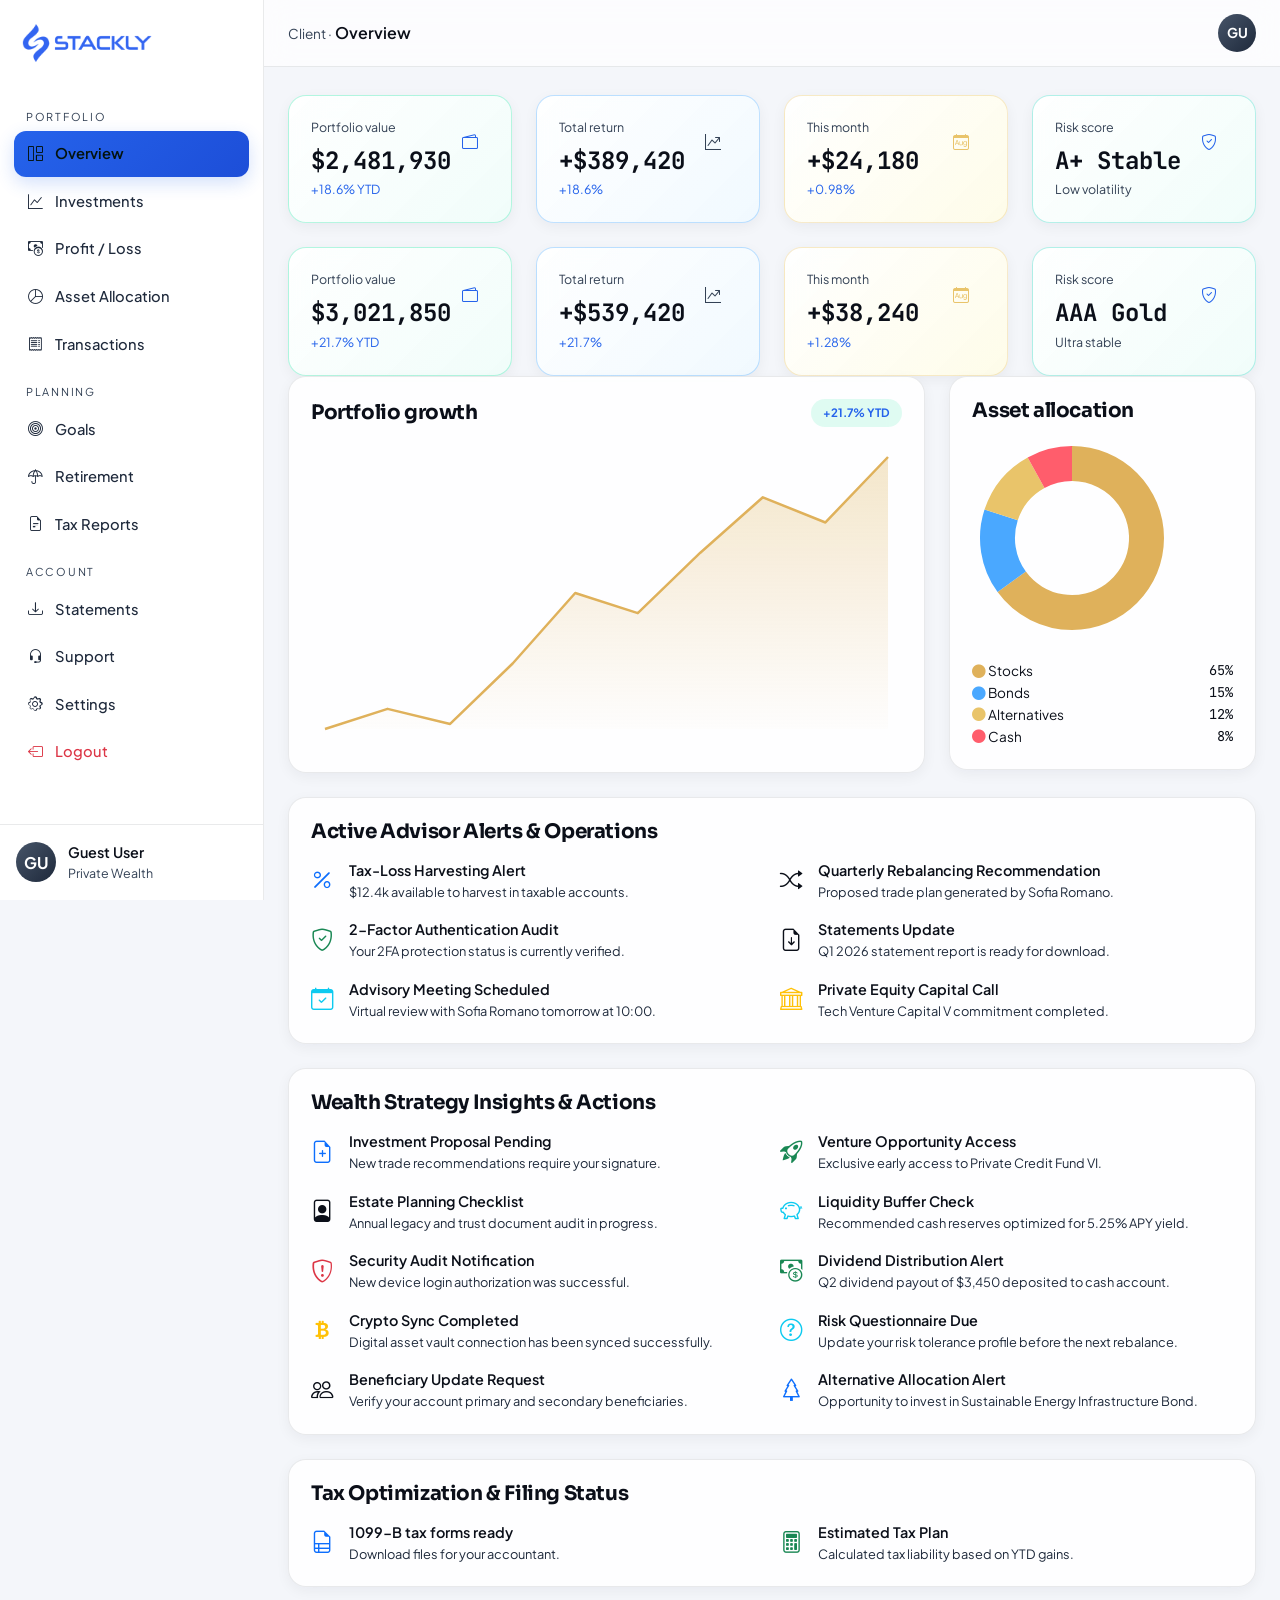
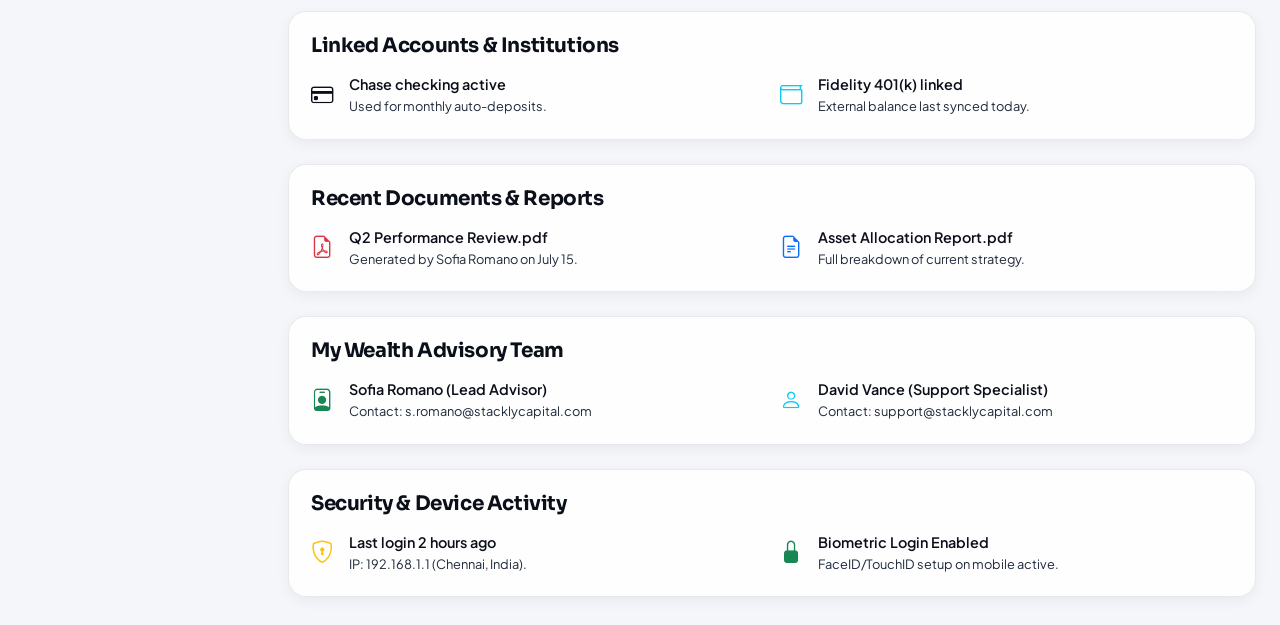
<file: pages/client-dashboard.html>
<!doctype html>
<html lang="en" data-theme="light">

<head>
  <meta charset="UTF-8" />
  <meta name="viewport" content="width=device-width, initial-scale=1.0" />
  <title>Client Dashboard — Stackly Capital</title>
  <link rel="icon"
    href="data:image/svg+xml,%3Csvg xmlns='http://www.w3.org/2000/svg' viewBox='0 0 32 32'%3E%3Crect width='32' height='32' rx='8' fill='%232ee6a8'/%3E%3Cpath d='M7 21l5-6 4 3 9-10' stroke='%2304130c' stroke-width='2.5' fill='none' stroke-linecap='round' stroke-linejoin='round'/%3E%3C/svg%3E" />
  <link
    href="https://fonts.googleapis.com/css2?family=Plus+Jakarta+Sans:wght@400;500;600;700;800&family=Sora:wght@600;700;800&family=JetBrains+Mono:wght@500;700&display=swap"
    rel="stylesheet" />
  <link href="https://cdn.jsdelivr.net/npm/bootstrap@5.3.3/dist/css/bootstrap.min.css" rel="stylesheet" />
  <link href="https://cdn.jsdelivr.net/npm/bootstrap-icons@1.11.3/font/bootstrap-icons.css" rel="stylesheet" />
  <link href="../css/style.css" rel="stylesheet" />
</head>

<body class="page-client-dashboard">
  <div class="dash">
    <aside class="sidebar" id="sidebar">
      <div class="d-flex justify-content-between align-items-center pe-3 w-100">
        <a class="brand" href="client-dashboard.html"><span class="brand-mark"><img src="../assets/logo-stackly.png"
              alt="Logo"></span><span class="brand-name">Stackly<b>Client</b></span></a>
        <button type="button" class="btn-close d-lg-none" aria-label="Close"
          onclick="toggleSidebar()"></button>
      </div>
      <nav class="side-nav">
        <div class="side-group-label">Portfolio</div>
        <a class="side-link active" data-title="Overview" onclick="switchView('v-overview',this)"><i
            class="bi bi-grid-1x2"></i> Overview</a>
        <a class="side-link" data-title="Investments" onclick="switchView('v-invest',this)"><i
            class="bi bi-graph-up"></i> Investments</a>
        <a class="side-link" data-title="Profit / Loss" onclick="switchView('v-pnl',this)"><i
            class="bi bi-cash-coin"></i> Profit / Loss</a>
        <a class="side-link" data-title="Asset Allocation" onclick="switchView('v-alloc',this)"><i
            class="bi bi-pie-chart"></i> Asset Allocation</a>
        <a class="side-link" data-title="Transactions" onclick="switchView('v-tx',this)"><i class="bi bi-receipt"></i>
          Transactions</a>
        <div class="side-group-label">Planning</div>
        <a class="side-link" data-title="Goals" onclick="switchView('v-goals',this)"><i class="bi bi-bullseye"></i>
          Goals</a>
        <a class="side-link" data-title="Retirement Planner" onclick="switchView('v-retire',this)"><i
            class="bi bi-umbrella"></i> Retirement</a>
        <a class="side-link" data-title="Tax Reports" onclick="switchView('v-tax',this)"><i
            class="bi bi-file-earmark-text"></i> Tax Reports</a>
        <div class="side-group-label">Account</div>
        <a class="side-link" data-title="Statements" onclick="switchView('v-stmt',this)"><i class="bi bi-download"></i>
          Statements</a>
        <a class="side-link" data-title="Support" onclick="switchView('v-support',this)"><i class="bi bi-headset"></i>
          Support</a>
        <a class="side-link" data-title="Settings" onclick="switchView('v-settings',this)"><i class="bi bi-gear"></i>
          Settings</a>
        <a class="side-link text-danger" href="../login.html" onclick="localStorage.removeItem('username'); localStorage.removeItem('role');"><i
            class="bi bi-box-arrow-left"></i> Logout</a>
      </nav>
      <div class="side-user">
        <div class="av">EH</div>
        <div>
          <div class="fw-semibold" style="font-size:.9rem">Eleanor Hayes</div>
          <div style="font-size:.78rem;color:var(--text-dim)">Private Wealth</div>
        </div>
      </div>
    </aside>

    <div class="dash-main">
      <header class="dash-top">
        <button class="theme-toggle menu-btn me-2" onclick="toggleSidebar()"><i class="bi bi-list"></i></button>
        <div class="d-md-none me-auto">
          <a class="brand d-inline-flex" href="client-dashboard.html" style="transform: scale(0.85); transform-origin: left center;">
            <span class="brand-mark"><img src="../assets/logo-stackly.png" alt="Logo"></span>
          </a>
        </div>
        <div class="flex-grow-1 d-none d-md-block"><span style="color:var(--text-dim);font-size:.85rem;">Client ·</span>
          <span id="dashTitle" class="fw-semibold">Overview</span></div>
        <div class="av-circle">EH</div>
      </header>

      <div id="notifPanel" class="glass d-none"
        style="position:fixed;top:64px;right:24px;z-index:1050;width:320px;padding:16px;">
        <div class="fw-semibold mb-2">Notifications</div>
        <div class="d-flex gap-2 align-items-start mb-3">
          <div class="stat-ic icon-green" style="width:36px;height:36px;"><i class="bi bi-cash"
              style="font-size:1rem"></i></div>
          <div>
            <div style="font-size:.88rem" class="fw-semibold">Dividend received $1,240</div>
            <div style="font-size:.76rem;color:var(--text-dim)">1 hr ago</div>
          </div>
        </div>
        <div class="d-flex gap-2 align-items-start mb-3">
          <div class="stat-ic icon-blue" style="width:36px;height:36px;"><i class="bi bi-calendar-check"
              style="font-size:1rem"></i></div>
          <div>
            <div style="font-size:.88rem" class="fw-semibold">Advisor meeting tomorrow 10:00</div>
            <div style="font-size:.76rem;color:var(--text-dim)">3 hrs ago</div>
          </div>
        </div>
      </div>

      <main class="dash-content">

        <!-- OVERVIEW -->
        <section class="dview active" id="v-overview">
          <div class="row g-3 g-lg-4 mb-4">
            <div class="col-sm-6 col-xl-3">
              <div class="glass card-green dash-card">
                <div class="d-flex justify-content-between">
                  <div>
                    <div style="font-size:.78rem;color:var(--text-dim)">Portfolio value</div>
                    <div class="mono mt-1" style="font-size:1.5rem;font-weight:700">$2,481,930</div>
                    <div style="font-size:.78rem;color:var(--primary)">+18.6% YTD</div>
                  </div>
                  <div class="stat-ic icon-green"><i class="bi bi-wallet2"></i></div>
                </div>
              </div>
            </div>
            <div class="col-sm-6 col-xl-3">
              <div class="glass card-blue dash-card">
                <div class="d-flex justify-content-between">
                  <div>
                    <div style="font-size:.78rem;color:var(--text-dim)">Total return</div>
                    <div class="mono mt-1" style="font-size:1.5rem;font-weight:700">+$389,420</div>
                    <div style="font-size:.78rem;color:var(--primary)">+18.6%</div>
                  </div>
                  <div class="stat-ic icon-blue"><i class="bi bi-graph-up-arrow"></i></div>
                </div>
              </div>
            </div>
            <div class="col-sm-6 col-xl-3">
              <div class="glass card-gold dash-card">
                <div class="d-flex justify-content-between">
                  <div>
                    <div style="font-size:.78rem;color:var(--text-dim)">This month</div>
                    <div class="mono mt-1" style="font-size:1.5rem;font-weight:700">+$24,180</div>
                    <div style="font-size:.78rem;color:var(--primary)">+0.98%</div>
                  </div>
                  <div class="stat-ic icon-gold"><i class="bi bi-calendar-month"></i></div>
                </div>
              </div>
            </div>
            <div class="col-sm-6 col-xl-3">
              <div class="glass card-teal dash-card">
                <div class="d-flex justify-content-between">
                  <div>
                    <div style="font-size:.78rem;color:var(--text-dim)">Risk score</div>
                    <div class="mono mt-1" style="font-size:1.5rem;font-weight:700">A+ Stable</div>
                    <div style="font-size:.78rem;color:var(--accent)">Low volatility</div>
                  </div>
                  <div class="stat-ic icon-green"><i class="bi bi-shield-check"></i></div>
                </div>
              </div>
            </div>
          </div>
          <div class="row g-3 g-lg-4">
            <div class="col-sm-6 col-xl-3">
              <div class="glass card-green dash-card">
                <div class="d-flex justify-content-between">
                  <div>
                    <div style="font-size:.78rem;color:var(--text-dim)">Portfolio value</div>
                    <div class="mono mt-1" style="font-size:1.5rem;font-weight:700">$3,021,850</div>
                    <div style="font-size:.78rem;color:var(--primary)">+21.7% YTD</div>
                  </div>
                  <div class="stat-ic icon-green"><i class="bi bi-wallet2"></i></div>
                </div>
              </div>
            </div>
            <div class="col-sm-6 col-xl-3">
              <div class="glass card-blue dash-card">
                <div class="d-flex justify-content-between">
                  <div>
                    <div style="font-size:.78rem;color:var(--text-dim)">Total return</div>
                    <div class="mono mt-1" style="font-size:1.5rem;font-weight:700">+$539,420</div>
                    <div style="font-size:.78rem;color:var(--primary)">+21.7%</div>
                  </div>
                  <div class="stat-ic icon-blue"><i class="bi bi-graph-up-arrow"></i></div>
                </div>
              </div>
            </div>
            <div class="col-sm-6 col-xl-3">
              <div class="glass card-gold dash-card">
                <div class="d-flex justify-content-between">
                  <div>
                    <div style="font-size:.78rem;color:var(--text-dim)">This month</div>
                    <div class="mono mt-1" style="font-size:1.5rem;font-weight:700">+$38,240</div>
                    <div style="font-size:.78rem;color:var(--primary)">+1.28%</div>
                  </div>
                  <div class="stat-ic icon-gold"><i class="bi bi-calendar-month"></i></div>
                </div>
              </div>
            </div>
            <div class="col-sm-6 col-xl-3">
              <div class="glass card-teal dash-card">
                <div class="d-flex justify-content-between">
                  <div>
                    <div style="font-size:.78rem;color:var(--text-dim)">Risk score</div>
                    <div class="mono mt-1" style="font-size:1.5rem;font-weight:700">AAA Gold</div>
                    <div style="font-size:.78rem;color:var(--accent)">Ultra stable</div>
                  </div>
                  <div class="stat-ic icon-green"><i class="bi bi-shield-check"></i></div>
                </div>
              </div>
            </div>
          </div>
          <div class="row g-3 g-lg-4">
            <div class="col-lg-8">
              <div class="glass dash-card">
                <div class="d-flex justify-content-between align-items-center mb-3">
                  <h5 class="mb-0">Portfolio growth</h5><span class="badge-soft badge-green">+21.7% YTD</span>
                </div><canvas data-chart-line="2.48,2.52,2.49,2.61,2.75,2.71,2.83,2.94,2.89,3.02" data-color="#dfb15b"
                  style="width:100%;height:300px;"></canvas>
              </div>
            </div>
            <div class="col-lg-4">
              <div class="glass dash-card">
                <h5 class="mb-3">Asset allocation</h5><canvas
                  data-chart-donut='[{"value":65,"color":"#dfb15b"},{"value":15,"color":"#4aa8ff"},{"value":12,"color":"#e9c46a"},{"value":8,"color":"#ff5d6c"}]'
                  style="width:200px;height:200px;"></canvas>
                <div class="mt-3" style="font-size:.85rem;">
                  <div class="d-flex justify-content-between"><span><i class="bi bi-circle-fill"
                        style="color:#dfb15b"></i> Stocks</span><span class="mono">65%</span></div>
                  <div class="d-flex justify-content-between"><span><i class="bi bi-circle-fill"
                        style="color:#4aa8ff"></i> Bonds</span><span class="mono">15%</span></div>
                  <div class="d-flex justify-content-between"><span><i class="bi bi-circle-fill"
                        style="color:#e9c46a"></i> Alternatives</span><span class="mono">12%</span></div>
                  <div class="d-flex justify-content-between"><span><i class="bi bi-circle-fill"
                        style="color:#ff5d6c"></i> Cash</span><span class="mono">8%</span></div>
                </div>
              </div>
            </div>
          </div>
          <div class="glass dash-card mt-4">
            <h5 class="mb-3">Active Advisor Alerts & Operations</h5>
            <div class="row g-3">
              <div class="col-md-6">
                <div class="d-flex gap-3 align-items-center"><i class="bi bi-percent text-primary"
                    style="font-size:1.4rem;"></i>
                  <div>
                    <div class="fw-semibold" style="font-size:.9rem;">Tax-Loss Harvesting Alert</div>
                    <div class="text-muted-2" style="font-size:.8rem;">$12.4k available to harvest in taxable accounts.
                    </div>
                  </div>
                </div>
              </div>
              <div class="col-md-6">
                <div class="d-flex gap-3 align-items-center"><i class="bi bi-shuffle text-accent"
                    style="font-size:1.4rem;"></i>
                  <div>
                    <div class="fw-semibold" style="font-size:.9rem;">Quarterly Rebalancing Recommendation</div>
                    <div class="text-muted-2" style="font-size:.8rem;">Proposed trade plan generated by Sofia Romano.
                    </div>
                  </div>
                </div>
              </div>
              <div class="col-md-6">
                <div class="d-flex gap-3 align-items-center"><i class="bi bi-shield-check text-success"
                    style="font-size:1.4rem;"></i>
                  <div>
                    <div class="fw-semibold" style="font-size:.9rem;">2-Factor Authentication Audit</div>
                    <div class="text-muted-2" style="font-size:.8rem;">Your 2FA protection status is currently verified.
                    </div>
                  </div>
                </div>
              </div>
              <div class="col-md-6">
                <div class="d-flex gap-3 align-items-center"><i class="bi bi-file-earmark-arrow-down text-gold"
                    style="font-size:1.4rem;"></i>
                  <div>
                    <div class="fw-semibold" style="font-size:.9rem;">Statements Update</div>
                    <div class="text-muted-2" style="font-size:.8rem;">Q1 2026 statement report is ready for download.
                    </div>
                  </div>
                </div>
              </div>
              <div class="col-md-6">
                <div class="d-flex gap-3 align-items-center"><i class="bi bi-calendar-check text-info"
                    style="font-size:1.4rem;"></i>
                  <div>
                    <div class="fw-semibold" style="font-size:.9rem;">Advisory Meeting Scheduled</div>
                    <div class="text-muted-2" style="font-size:.8rem;">Virtual review with Sofia Romano tomorrow at
                      10:00.</div>
                  </div>
                </div>
              </div>
              <div class="col-md-6">
                <div class="d-flex gap-3 align-items-center"><i class="bi bi-bank text-warning"
                    style="font-size:1.4rem;"></i>
                  <div>
                    <div class="fw-semibold" style="font-size:.9rem;">Private Equity Capital Call</div>
                    <div class="text-muted-2" style="font-size:.8rem;">Tech Venture Capital V commitment completed.
                    </div>
                  </div>
                </div>
              </div>
            </div>
          </div>

          <div class="glass dash-card mt-4">
            <h5 class="mb-3">Wealth Strategy Insights & Actions</h5>
            <div class="row g-3">
              <div class="col-md-6">
                <div class="d-flex gap-3 align-items-center"><i class="bi bi-file-earmark-plus text-primary"
                    style="font-size:1.4rem;"></i>
                  <div>
                    <div class="fw-semibold" style="font-size:.9rem;">Investment Proposal Pending</div>
                    <div class="text-muted-2" style="font-size:.8rem;">New trade recommendations require your signature.
                    </div>
                  </div>
                </div>
              </div>
              <div class="col-md-6">
                <div class="d-flex gap-3 align-items-center"><i class="bi bi-rocket-takeoff text-success"
                    style="font-size:1.4rem;"></i>
                  <div>
                    <div class="fw-semibold" style="font-size:.9rem;">Venture Opportunity Access</div>
                    <div class="text-muted-2" style="font-size:.8rem;">Exclusive early access to Private Credit Fund VI.
                    </div>
                  </div>
                </div>
              </div>
              <div class="col-md-6">
                <div class="d-flex gap-3 align-items-center"><i class="bi bi-file-person text-gold"
                    style="font-size:1.4rem;"></i>
                  <div>
                    <div class="fw-semibold" style="font-size:.9rem;">Estate Planning Checklist</div>
                    <div class="text-muted-2" style="font-size:.8rem;">Annual legacy and trust document audit in
                      progress.</div>
                  </div>
                </div>
              </div>
              <div class="col-md-6">
                <div class="d-flex gap-3 align-items-center"><i class="bi bi-piggy-bank text-info"
                    style="font-size:1.4rem;"></i>
                  <div>
                    <div class="fw-semibold" style="font-size:.9rem;">Liquidity Buffer Check</div>
                    <div class="text-muted-2" style="font-size:.8rem;">Recommended cash reserves optimized for 5.25% APY
                      yield.</div>
                  </div>
                </div>
              </div>
              <div class="col-md-6">
                <div class="d-flex gap-3 align-items-center"><i class="bi bi-shield-exclamation text-danger"
                    style="font-size:1.4rem;"></i>
                  <div>
                    <div class="fw-semibold" style="font-size:.9rem;">Security Audit Notification</div>
                    <div class="text-muted-2" style="font-size:.8rem;">New device login authorization was successful.
                    </div>
                  </div>
                </div>
              </div>
              <div class="col-md-6">
                <div class="d-flex gap-3 align-items-center"><i class="bi bi-cash-coin text-success"
                    style="font-size:1.4rem;"></i>
                  <div>
                    <div class="fw-semibold" style="font-size:.9rem;">Dividend Distribution Alert</div>
                    <div class="text-muted-2" style="font-size:.8rem;">Q2 dividend payout of $3,450 deposited to cash
                      account.</div>
                  </div>
                </div>
              </div>
              <div class="col-md-6">
                <div class="d-flex gap-3 align-items-center"><i class="bi bi-currency-bitcoin text-warning"
                    style="font-size:1.4rem;"></i>
                  <div>
                    <div class="fw-semibold" style="font-size:.9rem;">Crypto Sync Completed</div>
                    <div class="text-muted-2" style="font-size:.8rem;">Digital asset vault connection has been synced
                      successfully.</div>
                  </div>
                </div>
              </div>
              <div class="col-md-6">
                <div class="d-flex gap-3 align-items-center"><i class="bi bi-question-circle text-info"
                    style="font-size:1.4rem;"></i>
                  <div>
                    <div class="fw-semibold" style="font-size:.9rem;">Risk Questionnaire Due</div>
                    <div class="text-muted-2" style="font-size:.8rem;">Update your risk tolerance profile before the
                      next rebalance.</div>
                  </div>
                </div>
              </div>
              <div class="col-md-6">
                <div class="d-flex gap-3 align-items-center"><i class="bi bi-people text-gold"
                    style="font-size:1.4rem;"></i>
                  <div>
                    <div class="fw-semibold" style="font-size:.9rem;">Beneficiary Update Request</div>
                    <div class="text-muted-2" style="font-size:.8rem;">Verify your account primary and secondary
                      beneficiaries.</div>
                  </div>
                </div>
              </div>
              <div class="col-md-6">
                <div class="d-flex gap-3 align-items-center"><i class="bi bi-tree text-primary"
                    style="font-size:1.4rem;"></i>
                  <div>
                    <div class="fw-semibold" style="font-size:.9rem;">Alternative Allocation Alert</div>
                    <div class="text-muted-2" style="font-size:.8rem;">Opportunity to invest in Sustainable Energy
                      Infrastructure Bond.</div>
                  </div>
                </div>
              </div>
            </div>
          </div>

          <div class="glass dash-card mt-4">
            <h5 class="mb-3">Tax Optimization & Filing Status</h5>
            <div class="row g-3">
              <div class="col-md-6">
                <div class="d-flex gap-3 align-items-center"><i class="bi bi-file-earmark-ruled text-primary"
                    style="font-size:1.4rem;"></i>
                  <div>
                    <div class="fw-semibold" style="font-size:.9rem;">1099-B tax forms ready</div>
                    <div class="text-muted-2" style="font-size:.8rem;">Download files for your accountant.</div>
                  </div>
                </div>
              </div>
              <div class="col-md-6">
                <div class="d-flex gap-3 align-items-center"><i class="bi bi-calculator text-success"
                    style="font-size:1.4rem;"></i>
                  <div>
                    <div class="fw-semibold" style="font-size:.9rem;">Estimated Tax Plan</div>
                    <div class="text-muted-2" style="font-size:.8rem;">Calculated tax liability based on YTD gains.
                    </div>
                  </div>
                </div>
              </div>
            </div>
          </div>

          <div class="glass dash-card mt-4">
            <h5 class="mb-3">Linked Accounts & Institutions</h5>
            <div class="row g-3">
              <div class="col-md-6">
                <div class="d-flex gap-3 align-items-center"><i class="bi bi-credit-card text-gold"
                    style="font-size:1.4rem;"></i>
                  <div>
                    <div class="fw-semibold" style="font-size:.9rem;">Chase checking active</div>
                    <div class="text-muted-2" style="font-size:.8rem;">Used for monthly auto-deposits.</div>
                  </div>
                </div>
              </div>
              <div class="col-md-6">
                <div class="d-flex gap-3 align-items-center"><i class="bi bi-wallet text-info"
                    style="font-size:1.4rem;"></i>
                  <div>
                    <div class="fw-semibold" style="font-size:.9rem;">Fidelity 401(k) linked</div>
                    <div class="text-muted-2" style="font-size:.8rem;">External balance last synced today.</div>
                  </div>
                </div>
              </div>
            </div>
          </div>

          <div class="glass dash-card mt-4">
            <h5 class="mb-3">Recent Documents & Reports</h5>
            <div class="row g-3">
              <div class="col-md-6">
                <div class="d-flex gap-3 align-items-center"><i class="bi bi-file-earmark-pdf text-danger"
                    style="font-size:1.4rem;"></i>
                  <div>
                    <div class="fw-semibold" style="font-size:.9rem;">Q2 Performance Review.pdf</div>
                    <div class="text-muted-2" style="font-size:.8rem;">Generated by Sofia Romano on July 15.</div>
                  </div>
                </div>
              </div>
              <div class="col-md-6">
                <div class="d-flex gap-3 align-items-center"><i class="bi bi-file-earmark-text text-primary"
                    style="font-size:1.4rem;"></i>
                  <div>
                    <div class="fw-semibold" style="font-size:.9rem;">Asset Allocation Report.pdf</div>
                    <div class="text-muted-2" style="font-size:.8rem;">Full breakdown of current strategy.</div>
                  </div>
                </div>
              </div>
            </div>
          </div>

          <div class="glass dash-card mt-4">
            <h5 class="mb-3">My Wealth Advisory Team</h5>
            <div class="row g-3">
              <div class="col-md-6">
                <div class="d-flex gap-3 align-items-center"><i class="bi bi-person-badge text-success"
                    style="font-size:1.4rem;"></i>
                  <div>
                    <div class="fw-semibold" style="font-size:.9rem;">Sofia Romano (Lead Advisor)</div>
                    <div class="text-muted-2" style="font-size:.8rem;">Contact: s.romano@stacklycapital.com</div>
                  </div>
                </div>
              </div>
              <div class="col-md-6">
                <div class="d-flex gap-3 align-items-center"><i class="bi bi-person text-info"
                    style="font-size:1.4rem;"></i>
                  <div>
                    <div class="fw-semibold" style="font-size:.9rem;">David Vance (Support Specialist)</div>
                    <div class="text-muted-2" style="font-size:.8rem;">Contact: support@stacklycapital.com</div>
                  </div>
                </div>
              </div>
            </div>
          </div>

          <div class="glass dash-card mt-4">
            <h5 class="mb-3">Security & Device Activity</h5>
            <div class="row g-3">
              <div class="col-md-6">
                <div class="d-flex gap-3 align-items-center"><i class="bi bi-shield-lock text-warning"
                    style="font-size:1.4rem;"></i>
                  <div>
                    <div class="fw-semibold" style="font-size:.9rem;">Last login 2 hours ago</div>
                    <div class="text-muted-2" style="font-size:.8rem;">IP: 192.168.1.1 (Chennai, India).</div>
                  </div>
                </div>
              </div>
              <div class="col-md-6">
                <div class="d-flex gap-3 align-items-center"><i class="bi bi-lock-fill text-success"
                    style="font-size:1.4rem;"></i>
                  <div>
                    <div class="fw-semibold" style="font-size:.9rem;">Biometric Login Enabled</div>
                    <div class="text-muted-2" style="font-size:.8rem;">FaceID/TouchID setup on mobile active.</div>
                  </div>
                </div>
              </div>
            </div>
          </div>
        </section>

        <!-- INVESTMENTS -->
        <section class="dview" id="v-invest">
          <div class="row g-3 g-lg-4 mb-4">
            <div class="col-sm-6 col-xl-3">
              <div class="glass card-green dash-card">
                <div style="font-size:.78rem;color:var(--text-dim)">Total holdings</div>
                <div class="mono mt-1" style="font-size:1.4rem;font-weight:700">$2,481,930</div>
              </div>
            </div>
            <div class="col-sm-6 col-xl-3">
              <div class="glass card-blue dash-card">
                <div style="font-size:.78rem;color:var(--text-dim)">Positions</div>
                <div class="mono mt-1" style="font-size:1.4rem;font-weight:700">8</div>
              </div>
            </div>
            <div class="col-sm-6 col-xl-3">
              <div class="glass card-gold dash-card">
                <div style="font-size:.78rem;color:var(--text-dim)">Best performer</div>
                <div class="mono mt-1" style="font-size:1.4rem;font-weight:700">+22.8%</div>
              </div>
            </div>
            <div class="col-sm-6 col-xl-3">
              <div class="glass card-teal dash-card">
                <div style="font-size:.78rem;color:var(--text-dim)">Dividends (YTD)</div>
                <div class="mono mt-1" style="font-size:1.4rem;font-weight:700">$4,820</div>
              </div>
            </div>
          </div>
          <div class="glass dash-card">
            <div class="d-flex justify-content-between align-items-center mb-3">
              <h5 class="mb-0">Holdings</h5><input class="form-control form-control-sm" style="max-width:200px;"
                placeholder="Search..." data-filter-input="#holdTbl">
            </div>
            <div class="table-responsive">
              <table class="table table-dash" id="holdTbl">
                <thead>
                  <tr>
                    <th>Holding</th>
                    <th>Shares</th>
                    <th>Value</th>
                    <th>Return</th>
                    <th>Weight</th>
                    <th></th>
                  </tr>
                </thead>
                <tbody>
                  <tr>
                    <td>MSCI World ETF</td>
                    <td>420</td>
                    <td class="mono">$1,240,000</td>
                    <td><span style="color:var(--primary)">+19.2%</span></td>
                    <td class="mono">50.0%</td>
                    <td><a href="../404.html" class="btn btn-ghost btn-sm-grad">Details</a></td>
                  </tr>
                  <tr>
                    <td>US Treasury 10Y</td>
                    <td>200</td>
                    <td class="mono">$540,000</td>
                    <td><span style="color:var(--primary)">+4.2%</span></td>
                    <td class="mono">21.8%</td>
                    <td><a href="../404.html" class="btn btn-ghost btn-sm-grad">Details</a></td>
                  </tr>
                  <tr>
                    <td>Private Equity Fund III</td>
                    <td>—</td>
                    <td class="mono">$420,000</td>
                    <td><span style="color:var(--primary)">+22.8%</span></td>
                    <td class="mono">16.9%</td>
                    <td><a href="../404.html" class="btn btn-ghost btn-sm-grad">Details</a></td>
                  </tr>
                  <tr>
                    <td>Gold ETF</td>
                    <td>180</td>
                    <td class="mono">$281,930</td>
                    <td><span style="color:var(--primary)">+12.1%</span></td>
                    <td class="mono">11.3%</td>
                    <td><a href="../404.html" class="btn btn-ghost btn-sm-grad">Details</a></td>
                  </tr>
                  <tr>
                    <td>Tech Venture Capital V</td>
                    <td>—</td>
                    <td class="mono">$350,000</td>
                    <td><span style="color:var(--primary)">+28.4%</span></td>
                    <td class="mono">14.1%</td>
                    <td><a href="../404.html" class="btn btn-ghost btn-sm-grad">Details</a></td>
                  </tr>
                  <tr>
                    <td>Emerging Markets Equity</td>
                    <td>310</td>
                    <td class="mono">$180,000</td>
                    <td><span style="color:var(--primary)">+9.1%</span></td>
                    <td class="mono">7.2%</td>
                    <td><a href="../404.html" class="btn btn-ghost btn-sm-grad">Details</a></td>
                  </tr>
                  <tr>
                    <td>Real Estate Fund II</td>
                    <td>—</td>
                    <td class="mono">$290,000</td>
                    <td><span style="color:var(--primary)">+14.6%</span></td>
                    <td class="mono">11.6%</td>
                    <td><a href="../404.html" class="btn btn-ghost btn-sm-grad">Details</a></td>
                  </tr>
                  <tr>
                    <td>Global Healthcare ETF</td>
                    <td>140</td>
                    <td class="mono">$110,000</td>
                    <td><span style="color:var(--primary)">+6.8%</span></td>
                    <td class="mono">4.4%</td>
                    <td><a href="../404.html" class="btn btn-ghost btn-sm-grad">Details</a></td>
                  </tr>
                  <tr>
                    <td>S&P 500 ESG Index Fund</td>
                    <td>550</td>
                    <td class="mono">$420,000</td>
                    <td><span style="color:var(--primary)">+16.2%</span></td>
                    <td class="mono">16.9%</td>
                    <td><a href="../404.html" class="btn btn-ghost btn-sm-grad">Details</a></td>
                  </tr>
                  <tr>
                    <td>Real Estate Trust IV</td>
                    <td>—</td>
                    <td class="mono">$195,000</td>
                    <td><span style="color:var(--primary)">+11.4%</span></td>
                    <td class="mono">7.8%</td>
                    <td><a href="../404.html" class="btn btn-ghost btn-sm-grad">Details</a></td>
                  </tr>
                  <tr>
                    <td>Energy Transition Fund</td>
                    <td>—</td>
                    <td class="mono">$150,000</td>
                    <td><span style="color:var(--primary)">+18.9%</span></td>
                    <td class="mono">6.0%</td>
                    <td><a href="../404.html" class="btn btn-ghost btn-sm-grad">Details</a></td>
                  </tr>
                  <tr>
                    <td>Nasdaq 100 Index ETF</td>
                    <td>210</td>
                    <td class="mono">$390,000</td>
                    <td><span style="color:var(--primary)">+24.2%</span></td>
                    <td class="mono">15.7%</td>
                    <td><a href="../404.html" class="btn btn-ghost btn-sm-grad">Details</a></td>
                  </tr>
                  <tr>
                    <td>Global Infrastructure Bond</td>
                    <td>280</td>
                    <td class="mono">$240,000</td>
                    <td><span style="color:var(--primary)">+5.1%</span></td>
                    <td class="mono">9.6%</td>
                    <td><a href="../404.html" class="btn btn-ghost btn-sm-grad">Details</a></td>
                  </tr>
                  <tr>
                    <td>US Treasury Bill 3M</td>
                    <td>500</td>
                    <td class="mono">$500,000</td>
                    <td><span style="color:var(--primary)">+5.2%</span></td>
                    <td class="mono">20.1%</td>
                    <td><a href="../404.html" class="btn btn-ghost btn-sm-grad">Details</a></td>
                  </tr>
                </tbody>
              </table>
            </div>
          </div>
        </section>

        <!-- PNL -->
        <section class="dview" id="v-pnl">
          <div class="row g-3 g-lg-4 mb-4">
            <div class="col-sm-6 col-xl-3">
              <div class="glass card-green dash-card">
                <div style="font-size:.78rem;color:var(--text-dim)">Realized gains (YTD)</div>
                <div class="mono mt-1" style="font-size:1.4rem;font-weight:700;color:var(--primary)">+$52,980</div>
              </div>
            </div>
            <div class="col-sm-6 col-xl-3">
              <div class="glass card-blue dash-card">
                <div style="font-size:.78rem;color:var(--text-dim)">Unrealized gains</div>
                <div class="mono mt-1" style="font-size:1.4rem;font-weight:700;color:var(--primary)">+$486,440</div>
              </div>
            </div>
            <div class="col-sm-6 col-xl-3">
              <div class="glass card-gold dash-card">
                <div style="font-size:.78rem;color:var(--text-dim)">Dividends (YTD)</div>
                <div class="mono mt-1" style="font-size:1.4rem;font-weight:700">$6,180</div>
              </div>
            </div>
            <div class="col-sm-6 col-xl-3">
              <div class="glass card-teal dash-card">
                <div style="font-size:.78rem;color:var(--text-dim)">Tax paid</div>
                <div class="mono mt-1" style="font-size:1.4rem;font-weight:700">$14,890</div>
              </div>
            </div>
          </div>
          <div class="glass dash-card mb-4">
            <h5 class="mb-3">Monthly P/L</h5><canvas data-chart-bars="18,22,15,31,25,42,28,36,24,45,38,40"
              data-c1="#dfb15b" data-c2="#bc8f30" style="width:100%;height:300px;"></canvas>
          </div>
          <div class="glass dash-card">
            <h5 class="mb-3">Realized P/L Details (6 positions)</h5>
            <div class="table-responsive">
              <table class="table table-dash">
                <thead>
                  <tr>
                    <th>Asset</th>
                    <th>Realized gain/loss</th>
                    <th>Yield YTD</th>
                    <th>Tax Classification</th>
                    <th>Settlement Date</th>
                  </tr>
                </thead>
                <tbody>
                  <tr>
                    <td>MSCI World ETF</td>
                    <td class="mono" style="color:var(--primary)">+$12,450</td>
                    <td class="mono">19.2%</td>
                    <td>Long Term Cap Gains</td>
                    <td>Mar 12, 2026</td>
                  </tr>
                  <tr>
                    <td>US Treasury 10Y</td>
                    <td class="mono" style="color:var(--primary)">+$3,580</td>
                    <td class="mono">4.2%</td>
                    <td>Ordinary Income</td>
                    <td>Mar 10, 2026</td>
                  </tr>
                  <tr>
                    <td>Tech Venture V</td>
                    <td class="mono" style="color:var(--primary)">+$18,400</td>
                    <td class="mono">28.4%</td>
                    <td>Short Term Cap Gains</td>
                    <td>Feb 15, 2026</td>
                  </tr>
                  <tr>
                    <td>Gold ETF</td>
                    <td class="mono" style="color:var(--danger)">-$1,200</td>
                    <td class="mono">12.1%</td>
                    <td>Long Term Collectible</td>
                    <td>Jan 28, 2026</td>
                  </tr>
                  <tr>
                    <td>Nasdaq 100 ETF</td>
                    <td class="mono" style="color:var(--primary)">+$22,100</td>
                    <td class="mono">24.2%</td>
                    <td>Long Term Cap Gains</td>
                    <td>Jan 12, 2026</td>
                  </tr>
                  <tr>
                    <td>S&P 500 ESG Fund</td>
                    <td class="mono" style="color:var(--primary)">+$9,820</td>
                    <td class="mono">16.2%</td>
                    <td>Long Term Cap Gains</td>
                    <td>Dec 15, 2025</td>
                  </tr>
                </tbody>
              </table>
            </div>
          </div>
        </section>

        <!-- ALLOCATION -->
        <section class="dview" id="v-alloc">
          <div class="row g-3 g-lg-4">
            <div class="col-lg-5">
              <div class="glass dash-card mb-3">
                <h5 class="mb-3">Allocation</h5><canvas
                  data-chart-donut='[{"value":65,"color":"#dfb15b"},{"value":15,"color":"#4aa8ff"},{"value":12,"color":"#e9c46a"},{"value":8,"color":"#ff5d6c"}]'
                  style="width:240px;height:240px;"></canvas>
              </div>
              <div class="glass dash-card">
                <h5 class="mb-3">Asset classes</h5>
                <div class="mt-3">
                  <div class="mb-3">
                    <div class="d-flex justify-content-between" style="font-size:.85rem;"><span>Equities</span><span
                        class="mono">65%</span></div>
                    <div class="progress-soft mt-1">
                      <div class="bar" style="width:65%"></div>
                    </div>
                  </div>
                  <div class="mb-3">
                    <div class="d-flex justify-content-between" style="font-size:.85rem;"><span>Fixed Income</span><span
                        class="mono">15%</span></div>
                    <div class="progress-soft mt-1">
                      <div class="bar" style="width:15%;background:var(--grad-accent)"></div>
                    </div>
                  </div>
                  <div class="mb-3">
                    <div class="d-flex justify-content-between" style="font-size:.85rem;"><span>Real Assets</span><span
                        class="mono">12%</span></div>
                    <div class="progress-soft mt-1">
                      <div class="bar" style="width:12%;background:var(--grad-gold)"></div>
                    </div>
                  </div>
                  <div>
                    <div class="d-flex justify-content-between" style="font-size:.85rem;"><span>Alternatives</span><span
                        class="mono">8%</span></div>
                    <div class="progress-soft mt-1">
                      <div class="bar" style="width:8%;background:var(--grad-primary)"></div>
                    </div>
                  </div>
                </div>
              </div>
            </div>
            <div class="col-lg-7">
              <div class="glass dash-card">
                <h5 class="mb-3">By sector</h5>
                <div class="mt-3">
                  <div class="mb-3">
                    <div class="d-flex justify-content-between" style="font-size:.85rem;"><span>Technology</span><span
                        class="mono">28%</span></div>
                    <div class="progress-soft mt-1">
                      <div class="bar" style="width:28%"></div>
                    </div>
                  </div>
                  <div class="mb-3">
                    <div class="d-flex justify-content-between" style="font-size:.85rem;"><span>Healthcare</span><span
                        class="mono">18%</span></div>
                    <div class="progress-soft mt-1">
                      <div class="bar" style="width:18%;background:var(--grad-accent)"></div>
                    </div>
                  </div>
                  <div class="mb-3">
                    <div class="d-flex justify-content-between" style="font-size:.85rem;"><span>Financials</span><span
                        class="mono">14%</span></div>
                    <div class="progress-soft mt-1">
                      <div class="bar" style="width:14%;background:var(--grad-gold)"></div>
                    </div>
                  </div>
                  <div class="mb-3">
                    <div class="d-flex justify-content-between" style="font-size:.85rem;"><span>Consumer</span><span
                        class="mono">10%</span></div>
                    <div class="progress-soft mt-1">
                      <div class="bar" style="width:10%"></div>
                    </div>
                  </div>
                  <div class="mb-3">
                    <div class="d-flex justify-content-between" style="font-size:.85rem;"><span>Communication
                        Services</span><span class="mono">8%</span></div>
                    <div class="progress-soft mt-1">
                      <div class="bar" style="width:8%;background:var(--grad-accent)"></div>
                    </div>
                  </div>
                  <div class="mb-3">
                    <div class="d-flex justify-content-between" style="font-size:.85rem;"><span>Industrials</span><span
                        class="mono">7%</span></div>
                    <div class="progress-soft mt-1">
                      <div class="bar" style="width:7%;background:var(--grad-gold)"></div>
                    </div>
                  </div>
                  <div class="mb-3">
                    <div class="d-flex justify-content-between" style="font-size:.85rem;"><span>Energy</span><span
                        class="mono">6%</span></div>
                    <div class="progress-soft mt-1">
                      <div class="bar" style="width:6%;background:var(--grad-accent)"></div>
                    </div>
                  </div>
                  <div class="mb-3">
                    <div class="d-flex justify-content-between" style="font-size:.85rem;"><span>Real Estate</span><span
                        class="mono">5%</span></div>
                    <div class="progress-soft mt-1">
                      <div class="bar" style="width:5%"></div>
                    </div>
                  </div>
                  <div class="mb-3">
                    <div class="d-flex justify-content-between" style="font-size:.85rem;"><span>Materials</span><span
                        class="mono">3%</span></div>
                    <div class="progress-soft mt-1">
                      <div class="bar" style="width:3%;background:var(--grad-gold)"></div>
                    </div>
                  </div>
                  <div class="mb-3">
                    <div class="d-flex justify-content-between" style="font-size:.85rem;"><span>Utilities</span><span
                        class="mono">2%</span></div>
                    <div class="progress-soft mt-1">
                      <div class="bar" style="width:2%"></div>
                    </div>
                  </div>
                  <div>
                    <div class="d-flex justify-content-between" style="font-size:.85rem;"><span>Other</span><span
                        class="mono">1%</span></div>
                    <div class="progress-soft mt-1">
                      <div class="bar" style="width:1%;background:var(--grad-accent)"></div>
                    </div>
                  </div>
                </div>
              </div>
            </div>
          </div>
        </section>

        <!-- TRANSACTIONS -->
        <section class="dview" id="v-tx">
          <div class="row g-3 g-lg-4 mb-4">
            <div class="col-sm-6 col-xl-3">
              <div class="glass card-green dash-card">
                <div style="font-size:.78rem;color:var(--text-dim)">Total (30d)</div>
                <div class="mono mt-1" style="font-size:1.4rem;font-weight:700">28</div>
              </div>
            </div>
            <div class="col-sm-6 col-xl-3">
              <div class="glass card-blue dash-card">
                <div style="font-size:.78rem;color:var(--text-dim)">Deposits</div>
                <div class="mono mt-1" style="font-size:1.4rem;font-weight:700">+$50,000</div>
              </div>
            </div>
            <div class="col-sm-6 col-xl-3">
              <div class="glass card-gold dash-card">
                <div style="font-size:.78rem;color:var(--text-dim)">Withdrawals</div>
                <div class="mono mt-1" style="font-size:1.4rem;font-weight:700">-$28,000</div>
              </div>
            </div>
            <div class="col-sm-6 col-xl-3">
              <div class="glass card-teal dash-card">
                <div style="font-size:.78rem;color:var(--text-dim)">Dividends</div>
                <div class="mono mt-1" style="font-size:1.4rem;font-weight:700">+$1,240</div>
              </div>
            </div>
          </div>
          <div class="glass dash-card">
            <div class="d-flex justify-content-between align-items-center mb-3">
              <h5 class="mb-0">Transaction history</h5><a href="../404.html" class="btn btn-ghost btn-sm-grad"><i
                  class="bi bi-download"></i> Export</a>
            </div>
            <div class="table-responsive">
              <table class="table table-dash">
                <thead>
                  <tr>
                    <th>Date</th>
                    <th>Description</th>
                    <th>Type</th>
                    <th>Amount</th>
                  </tr>
                </thead>
                <tbody>
                  <tr>
                    <td>Apr 02</td>
                    <td>Dividend — MSCI World ETF</td>
                    <td><span class="badge-soft badge-green">Dividend</span></td>
                    <td class="mono" style="color:var(--primary)">+$1,240</td>
                  </tr>
                  <tr>
                    <td>Mar 28</td>
                    <td>Rebalance — trim US large-cap</td>
                    <td><span class="badge-soft badge-blue">Rebalance</span></td>
                    <td class="mono">-$48,000</td>
                  </tr>
                  <tr>
                    <td>Mar 22</td>
                    <td>Deposit</td>
                    <td><span class="badge-soft badge-green">Deposit</span></td>
                    <td class="mono" style="color:var(--primary)">+$50,000</td>
                  </tr>
                  <tr>
                    <td>Mar 15</td>
                    <td>Buy — Gold ETF</td>
                    <td><span class="badge-soft badge-gold">Buy</span></td>
                    <td class="mono">-$28,000</td>
                  </tr>
                  <tr>
                    <td>Mar 10</td>
                    <td>Dividend — US Treasury 10Y</td>
                    <td><span class="badge-soft badge-green">Dividend</span></td>
                    <td class="mono" style="color:var(--primary)">+$3,580</td>
                  </tr>
                  <tr>
                    <td>Mar 05</td>
                    <td>Management fee — Q1</td>
                    <td><span class="badge-soft badge-red">Fee</span></td>
                    <td class="mono">-$620</td>
                  </tr>
                  <tr>
                    <td>Feb 28</td>
                    <td>Rebalance — add international equity</td>
                    <td><span class="badge-soft badge-blue">Rebalance</span></td>
                    <td class="mono">-$22,000</td>
                  </tr>
                  <tr>
                    <td>Feb 15</td>
                    <td>Buy — Tech Venture Capital V</td>
                    <td><span class="badge-soft badge-gold">Buy</span></td>
                    <td class="mono">-$12,000</td>
                  </tr>
                  <tr>
                    <td>Feb 02</td>
                    <td>Dividend — Global Healthcare ETF</td>
                    <td><span class="badge-soft badge-green">Dividend</span></td>
                    <td class="mono" style="color:var(--primary)">+$840</td>
                  </tr>
                  <tr>
                    <td>Jan 28</td>
                    <td>Deposit</td>
                    <td><span class="badge-soft badge-green">Deposit</span></td>
                    <td class="mono" style="color:var(--primary)">+$15,000</td>
                  </tr>
                  <tr>
                    <td>Jan 15</td>
                    <td>Management fee — Q4</td>
                    <td><span class="badge-soft badge-red">Fee</span></td>
                    <td class="mono">-$590</td>
                  </tr>
                  <tr>
                    <td>Jan 05</td>
                    <td>Rebalance — trim Alternatives</td>
                    <td><span class="badge-soft badge-blue">Rebalance</span></td>
                    <td class="mono">-$18,000</td>
                  </tr>
                  <tr>
                    <td>Dec 20</td>
                    <td>Dividend — US Treasury 10Y</td>
                    <td><span class="badge-soft badge-green">Dividend</span></td>
                    <td class="mono" style="color:var(--primary)">+$3,580</td>
                  </tr>
                  <tr>
                    <td>Dec 05</td>
                    <td>Deposit</td>
                    <td><span class="badge-soft badge-green">Deposit</span></td>
                    <td class="mono" style="color:var(--primary)">+$10,000</td>
                  </tr>
                  <tr>
                    <td>Nov 28</td>
                    <td>Rebalance — trim energy</td>
                    <td><span class="badge-soft badge-blue">Rebalance</span></td>
                    <td class="mono">-$15,000</td>
                  </tr>
                  <tr>
                    <td>Nov 15</td>
                    <td>Management fee — Q3</td>
                    <td><span class="badge-soft badge-red">Fee</span></td>
                    <td class="mono">-$590</td>
                  </tr>
                  <tr>
                    <td>Nov 02</td>
                    <td>Buy — MSCI World ETF</td>
                    <td><span class="badge-soft badge-gold">Buy</span></td>
                    <td class="mono">-$25,000</td>
                  </tr>
                </tbody>
              </table>
            </div>
          </div>
        </section>

        <!-- GOALS -->
        <section class="dview" id="v-goals">
          <div class="row g-3 g-lg-4 mb-4">
            <div class="col-sm-6 col-xl-3">
              <div class="glass card-green dash-card">
                <div style="font-size:.78rem;color:var(--text-dim)">Active goals</div>
                <div class="mono mt-1" style="font-size:1.4rem;font-weight:700">9</div>
              </div>
            </div>
            <div class="col-sm-6 col-xl-3">
              <div class="glass card-blue dash-card">
                <div style="font-size:.78rem;color:var(--text-dim)">On track</div>
                <div class="mono mt-1" style="font-size:1.4rem;font-weight:700">7</div>
              </div>
            </div>
            <div class="col-sm-6 col-xl-3">
              <div class="glass card-gold dash-card">
                <div style="font-size:.78rem;color:var(--text-dim)">Total saved</div>
                <div class="mono mt-1" style="font-size:1.4rem;font-weight:700">$1.68M</div>
              </div>
            </div>
            <div class="col-sm-6 col-xl-3">
              <div class="glass card-teal dash-card">
                <div style="font-size:.78rem;color:var(--text-dim)">Total target</div>
                <div class="mono mt-1" style="font-size:1.4rem;font-weight:700">$4.78M</div>
              </div>
            </div>
          </div>
          <div class="row g-3 g-lg-4">
            <div class="col-md-6">
              <div class="glass card-green dash-card">
                <h5>Retirement</h5>
                <div class="d-flex justify-content-between mt-2" style="font-size:.85rem;"><span>$620k /
                    $1.5M</span><span class="mono">41%</span></div>
                <div class="progress-soft mt-2">
                  <div class="bar" style="width:41%"></div>
                </div>
                <div class="text-muted-2 mt-2" style="font-size:.82rem;">On track · 18 years to target</div>
              </div>
            </div>
            <div class="col-md-6">
              <div class="glass card-blue dash-card">
                <h5>Vacation home</h5>
                <div class="d-flex justify-content-between mt-2" style="font-size:.85rem;"><span>$120k /
                    $400k</span><span class="mono">30%</span></div>
                <div class="progress-soft mt-2">
                  <div class="bar" style="width:30%;background:var(--grad-accent)"></div>
                </div>
                <div class="text-muted-2 mt-2" style="font-size:.82rem;">Slightly behind · 6 years to target</div>
              </div>
            </div>
            <div class="col-md-6">
              <div class="glass card-gold dash-card">
                <h5>Education fund</h5>
                <div class="d-flex justify-content-between mt-2" style="font-size:.85rem;"><span>$84k /
                    $200k</span><span class="mono">42%</span></div>
                <div class="progress-soft mt-2">
                  <div class="bar" style="width:42%;background:var(--grad-gold)"></div>
                </div>
                <div class="text-muted-2 mt-2" style="font-size:.82rem;">On track · 10 years to target</div>
              </div>
            </div>
            <div class="col-md-6">
              <div class="glass card-teal dash-card">
                <h5>Emergency reserve</h5>
                <div class="d-flex justify-content-between mt-2" style="font-size:.85rem;"><span>$72k / $75k</span><span
                    class="mono">96%</span></div>
                <div class="progress-soft mt-2">
                  <div class="bar" style="width:96%"></div>
                </div>
                <div class="text-muted-2 mt-2" style="font-size:.82rem;">Nearly complete</div>
              </div>
            </div>
            <div class="col-md-6">
              <div class="glass card-green dash-card">
                <h5>Corporate Venture Launch</h5>
                <div class="d-flex justify-content-between mt-2" style="font-size:.85rem;"><span>$150k /
                    $500k</span><span class="mono">30%</span></div>
                <div class="progress-soft mt-2">
                  <div class="bar" style="width:30%"></div>
                </div>
                <div class="text-muted-2 mt-2" style="font-size:.82rem;">On track · 4 years to target</div>
              </div>
            </div>
            <div class="col-md-6">
              <div class="glass card-blue dash-card">
                <h5>Legacy Trust Distribution</h5>
                <div class="d-flex justify-content-between mt-2" style="font-size:.85rem;"><span>$300k /
                    $1.0M</span><span class="mono">30%</span></div>
                <div class="progress-soft mt-2">
                  <div class="bar" style="width:30%;background:var(--grad-accent)"></div>
                </div>
                <div class="text-muted-2 mt-2" style="font-size:.82rem;">On track · 12 years to target</div>
              </div>
            </div>
            <div class="col-md-6">
              <div class="glass card-gold dash-card">
                <h5>Luxury Yacht Endowment</h5>
                <div class="d-flex justify-content-between mt-2" style="font-size:.85rem;"><span>$50k /
                    $800k</span><span class="mono">6%</span></div>
                <div class="progress-soft mt-2">
                  <div class="bar" style="width:6%;background:var(--grad-gold)"></div>
                </div>
                <div class="text-muted-2 mt-2" style="font-size:.82rem;">Behind · 15 years to target</div>
              </div>
            </div>
            <div class="col-md-6">
              <div class="glass card-teal dash-card">
                <h5>Philanthropic Donor-Advised Fund</h5>
                <div class="d-flex justify-content-between mt-2" style="font-size:.85rem;"><span>$80k /
                    $250k</span><span class="mono">32%</span></div>
                <div class="progress-soft mt-2">
                  <div class="bar" style="width:32%"></div>
                </div>
                <div class="text-muted-2 mt-2" style="font-size:.82rem;">On track · 5 years to target</div>
              </div>
            </div>
          </div>
        </section>

        <!-- RETIREMENT -->
        <section class="dview" id="v-retire">
          <div class="row g-3 g-lg-4">
            <div class="col-lg-5">
              <div class="glass dash-card">
                <h5 class="mb-3">Retirement projection</h5><canvas
                  data-chart-donut='[{"value":78,"color":"#dfb15b"},{"value":22,"color":"#4aa8ff"}]'
                  style="width:200px;height:200px;"></canvas>
                <div class="mt-3" style="font-size:.85rem;">
                  <div class="d-flex justify-content-between"><span><i class="bi bi-circle-fill"
                        style="color:#dfb15b"></i> Funded</span><span class="mono">78%</span></div>
                  <div class="d-flex justify-content-between"><span><i class="bi bi-circle-fill"
                        style="color:#4aa8ff"></i> Gap to target</span><span class="mono">22%</span></div>
                </div>
              </div>
            </div>
            <div class="col-lg-7">
              <div class="glass dash-card">
                <h5 class="mb-3">Projected balance</h5><canvas
                  data-chart-line="620,680,760,840,930,1030,1140,1260,1390,1530" data-color="#4aa8ff"
                  style="width:100%;height:300px;"></canvas>
                <div class="text-muted-2 mt-2" style="font-size:.85rem;">At current contribution rate you'll reach $1.5M
                  by age 63.</div>
              </div>
            </div>
          </div>
          <div class="glass dash-card mt-4">
            <h5 class="mb-3">Retirement Planning Checklist (6 items)</h5>
            <ul class="list-unstyled text-muted-2 d-flex flex-column gap-3 mb-0" style="font-size:.86rem;">
              <li class="d-flex gap-2 align-items-center"><i class="bi bi-check-circle text-primary"></i><span>Audit
                  annual IRA contribution limits and make catch-up contributions if eligible.</span></li>
              <li class="d-flex gap-2 align-items-center"><i class="bi bi-check-circle text-accent"></i><span>Optimize
                  401(k) allocations to capture maximum corporate matching programs.</span></li>
              <li class="d-flex gap-2 align-items-center"><i class="bi bi-check-circle text-gold"></i><span>Verify
                  estate beneficiary designations across all qualified tax buckets.</span></li>
              <li class="d-flex gap-2 align-items-center"><i class="bi bi-check-circle text-success"></i><span>Assess
                  tax implications of Future Traditional vs Roth distributions.</span></li>
              <li class="d-flex gap-2 align-items-center"><i
                  class="bi bi-check-circle text-warning"></i><span>Incorporate projected retirement healthcare costs
                  and HSA rollover balances.</span></li>
              <li class="d-flex gap-2 align-items-center"><i class="bi bi-check-circle text-danger"></i><span>Simulate
                  safe withdrawal rate parameters (ranging from 3.5% to 4.0%).</span></li>
            </ul>
          </div>
        </section>

        <!-- TAX -->
        <section class="dview" id="v-tax">
          <div class="row g-3 g-lg-4 mb-4">
            <div class="col-sm-6 col-xl-3">
              <div class="glass card-green dash-card">
                <div style="font-size:.78rem;color:var(--text-dim)">Realized gains (2025)</div>
                <div class="mono mt-1" style="font-size:1.4rem;font-weight:700">$48,210</div>
              </div>
            </div>
            <div class="col-sm-6 col-xl-3">
              <div class="glass card-blue dash-card">
                <div style="font-size:.78rem;color:var(--text-dim)">Harvested losses</div>
                <div class="mono mt-1" style="font-size:1.4rem;font-weight:700">$12,400</div>
              </div>
            </div>
            <div class="col-sm-6 col-xl-3">
              <div class="glass card-gold dash-card">
                <div style="font-size:.78rem;color:var(--text-dim)">Est. tax owed</div>
                <div class="mono mt-1" style="font-size:1.4rem;font-weight:700">$11,520</div>
              </div>
            </div>
            <div class="col-sm-6 col-xl-3">
              <div class="glass card-teal dash-card">
                <div style="font-size:.78rem;color:var(--text-dim)">Effective rate</div>
                <div class="mono mt-1" style="font-size:1.4rem;font-weight:700">23.8%</div>
              </div>
            </div>
          </div>
          <div class="glass dash-card">
            <div class="d-flex justify-content-between align-items-center mb-3">
              <h5 class="mb-0">Tax reports</h5><a href="../404.html" class="btn btn-grad btn-sm-grad"><i
                  class="bi bi-download"></i> Download all</a>
            </div>
            <div class="table-responsive">
              <table class="table table-dash">
                <thead>
                  <tr>
                    <th>Report</th>
                    <th>Year</th>
                    <th>Generated</th>
                    <th>Status</th>
                    <th></th>
                  </tr>
                </thead>
                <tbody>
                  <tr>
                    <td>1099-DIV</td>
                    <td>2025</td>
                    <td>Jan 12, 2026</td>
                    <td><span class="badge-soft badge-green">Ready</span></td>
                    <td><a href="../404.html" class="btn btn-ghost btn-sm-grad">Download</a></td>
                  </tr>
                  <tr>
                    <td>1099-INT</td>
                    <td>2025</td>
                    <td>Jan 12, 2026</td>
                    <td><span class="badge-soft badge-green">Ready</span></td>
                    <td><a href="../404.html" class="btn btn-ghost btn-sm-grad">Download</a></td>
                  </tr>
                  <tr>
                    <td>Realized gains</td>
                    <td>2025</td>
                    <td>Jan 15, 2026</td>
                    <td><span class="badge-soft badge-green">Ready</span></td>
                    <td><a href="../404.html" class="btn btn-ghost btn-sm-grad">Download</a></td>
                  </tr>
                  <tr>
                    <td>Tax-loss summary</td>
                    <td>2025</td>
                    <td>Feb 02, 2026</td>
                    <td><span class="badge-soft badge-green">Ready</span></td>
                    <td><a href="../404.html" class="btn btn-ghost btn-sm-grad">Download</a></td>
                  </tr>
                  <tr>
                    <td>Q1 2026 estimate</td>
                    <td>2026</td>
                    <td>Apr 01, 2026</td>
                    <td><span class="badge-soft badge-gold">Draft</span></td>
                    <td><a href="../404.html" class="btn btn-ghost btn-sm-grad">Preview</a></td>
                  </tr>
                  <tr>
                    <td>1099-B (Consolidated Brokerage)</td>
                    <td>2025</td>
                    <td>Jan 18, 2026</td>
                    <td><span class="badge-soft badge-green">Ready</span></td>
                    <td><a href="../404.html" class="btn btn-ghost btn-sm-grad">Download</a></td>
                  </tr>
                  <tr>
                    <td>K-1 Partner Allocation</td>
                    <td>2025</td>
                    <td>Mar 05, 2026</td>
                    <td><span class="badge-soft badge-green">Ready</span></td>
                    <td><a href="../404.html" class="btn btn-ghost btn-sm-grad">Download</a></td>
                  </tr>
                  <tr>
                    <td>FBAR Foreign Accounts Report</td>
                    <td>2025</td>
                    <td>Feb 10, 2026</td>
                    <td><span class="badge-soft badge-green">Ready</span></td>
                    <td><a href="../404.html" class="btn btn-ghost btn-sm-grad">Download</a></td>
                  </tr>
                  <tr>
                    <td>Quarterly Estimated Taxes Q4</td>
                    <td>2025</td>
                    <td>Dec 15, 2025</td>
                    <td><span class="badge-soft badge-green">Ready</span></td>
                    <td><a href="../404.html" class="btn btn-ghost btn-sm-grad">Download</a></td>
                  </tr>
                  <tr>
                    <td>Quarterly Estimated Taxes Q3</td>
                    <td>2025</td>
                    <td>Sep 15, 2025</td>
                    <td><span class="badge-soft badge-green">Ready</span></td>
                    <td><a href="../404.html" class="btn btn-ghost btn-sm-grad">Download</a></td>
                  </tr>
                </tbody>
              </table>
            </div>
          </div>
        </section>

        <!-- STATEMENTS -->
        <section class="dview" id="v-stmt">
          <div class="glass dash-card">
            <h5 class="mb-3">Statements</h5>
            <div class="table-responsive">
              <table class="table table-dash">
                <thead>
                  <tr>
                    <th>Period</th>
                    <th>Type</th>
                    <th>Generated</th>
                    <th>Size</th>
                    <th></th>
                  </tr>
                </thead>
                <tbody>
                  <tr>
                    <td>Q1 2026</td>
                    <td>Quarterly statement</td>
                    <td>Apr 01</td>
                    <td class="mono">1.2 MB</td>
                    <td><a href="../404.html" class="btn btn-ghost btn-sm-grad">PDF</a></td>
                  </tr>
                  <tr>
                    <td>2025 Annual</td>
                    <td>Annual statement</td>
                    <td>Jan 15</td>
                    <td class="mono">3.4 MB</td>
                    <td><a href="../404.html" class="btn btn-ghost btn-sm-grad">PDF</a></td>
                  </tr>
                  <tr>
                    <td>March 2026</td>
                    <td>Monthly statement</td>
                    <td>Apr 01</td>
                    <td class="mono">420 KB</td>
                    <td><a href="../404.html" class="btn btn-ghost btn-sm-grad">PDF</a></td>
                  </tr>
                  <tr>
                    <td>February 2026</td>
                    <td>Monthly statement</td>
                    <td>Mar 01</td>
                    <td class="mono">418 KB</td>
                    <td><a href="../404.html" class="btn btn-ghost btn-sm-grad">PDF</a></td>
                  </tr>
                  <tr>
                    <td>January 2026</td>
                    <td>Monthly statement</td>
                    <td>Feb 01</td>
                    <td class="mono">402 KB</td>
                    <td><a href="../404.html" class="btn btn-ghost btn-sm-grad">PDF</a></td>
                  </tr>
                  <tr>
                    <td>December 2025</td>
                    <td>Monthly statement</td>
                    <td>Jan 01</td>
                    <td class="mono">390 KB</td>
                    <td><a href="../404.html" class="btn btn-ghost btn-sm-grad">PDF</a></td>
                  </tr>
                  <tr>
                    <td>November 2025</td>
                    <td>Monthly statement</td>
                    <td>Dec 01</td>
                    <td class="mono">385 KB</td>
                    <td><a href="../404.html" class="btn btn-ghost btn-sm-grad">PDF</a></td>
                  </tr>
                  <tr>
                    <td>October 2025</td>
                    <td>Monthly statement</td>
                    <td>Nov 01</td>
                    <td class="mono">392 KB</td>
                    <td><a href="../404.html" class="btn btn-ghost btn-sm-grad">PDF</a></td>
                  </tr>
                  <tr>
                    <td>September 2025</td>
                    <td>Monthly statement</td>
                    <td>Oct 01</td>
                    <td class="mono">388 KB</td>
                    <td><a href="../404.html" class="btn btn-ghost btn-sm-grad">PDF</a></td>
                  </tr>
                  <tr>
                    <td>August 2025</td>
                    <td>Monthly statement</td>
                    <td>Sep 01</td>
                    <td class="mono">382 KB</td>
                    <td><a href="../404.html" class="btn btn-ghost btn-sm-grad">PDF</a></td>
                  </tr>
                  <tr>
                    <td>July 2025</td>
                    <td>Monthly statement</td>
                    <td>Aug 01</td>
                    <td class="mono">395 KB</td>
                    <td><a href="../404.html" class="btn btn-ghost btn-sm-grad">PDF</a></td>
                  </tr>
                  <tr>
                    <td>Q2 2025</td>
                    <td>Quarterly statement</td>
                    <td>Jul 01</td>
                    <td class="mono">1.1 MB</td>
                    <td><a href="../404.html" class="btn btn-ghost btn-sm-grad">PDF</a></td>
                  </tr>
                  <tr>
                    <td>June 2025</td>
                    <td>Monthly statement</td>
                    <td>Jul 01</td>
                    <td class="mono">378 KB</td>
                    <td><a href="../404.html" class="btn btn-ghost btn-sm-grad">PDF</a></td>
                  </tr>
                </tbody>
              </table>
            </div>
          </div>
        </section>

        <!-- SUPPORT -->
        <section class="dview" id="v-support">
          <div class="row g-3 g-lg-4">
            <div class="col-lg-7">
              <div class="glass dash-card">
                <h5 class="mb-3">New support request</h5>
                <form data-validate data-success action="../404.html" data-redirect="../404.html">
                  <div class="mb-3"><label class="form-label">Subject</label><input class="form-control" required
                      placeholder="How can we help?"></div>
                  <div class="mb-3"><label class="form-label">Priority</label><select class="form-select">
                      <option>Normal</option>
                      <option>High</option>
                      <option>Urgent</option>
                    </select></div>
                  <div class="mb-3"><label class="form-label">Message</label><textarea class="form-control" rows="4"
                      required placeholder="Describe your issue..."></textarea></div>
                  <div class="form-success d-none" style="color:var(--primary)"></div><button class="btn btn-grad w-100"
                    type="submit" onclick="window.location.href='../404.html'">Submit request</button>
                </form>
              </div>
            </div>
            <div class="col-lg-5">
              <div class="glass dash-card">
                <h5 class="mb-3">Your advisor</h5>
                <div class="d-flex align-items-center gap-3">
                  <div class="av-circle" style="width:54px;height:54px;background:var(--grad-gold);color:#1a1305;">SR
                  </div>
                  <div>
                    <div class="fw-semibold">Sofia Romano</div>
                    <div style="font-size:.8rem;color:var(--text-dim)">Senior Advisor</div>
                  </div>
                </div>
                <div class="d-flex gap-2 mt-3"><a href="../404.html" class="btn btn-ghost btn-sm-grad flex-grow-1"><i
                      class="bi bi-chat-dots"></i> Message</a><a href="../404.html"
                    class="btn btn-grad btn-sm-grad flex-grow-1"><i class="bi bi-calendar"></i> Book call</a></div>
                <div class="mt-4">
                  <h6 style="font-size:.85rem;color:var(--text-dim)">Recent tickets</h6>
                  <div class="timeline">
                    <div class="tl-item">
                      <div style="font-size:.88rem" class="fw-semibold">Statement correction</div>
                      <div style="font-size:.76rem;color:var(--text-dim)">Resolved · Mar 12</div>
                    </div>
                    <div class="tl-item">
                      <div style="font-size:.88rem" class="fw-semibold">Dividend question</div>
                      <div style="font-size:.76rem;color:var(--text-dim)">Resolved · Feb 28</div>
                    </div>
                  </div>
                </div>
              </div>
            </div>
          </div>
        </section>

        <!-- SETTINGS -->
        <section class="dview" id="v-settings">
          <div class="row g-3 g-lg-4">
            <div class="col-lg-6">
              <div class="glass dash-card">
                <h5 class="mb-3">Profile</h5>
                <div class="row g-3">
                  <div class="col-md-6"><label class="form-label">Name</label><input class="form-control"
                      value="Eleanor Hayes" oninput="this.value = this.value.replace(/[^a-zA-Z\s]/g, '')"></div>
                  <div class="col-md-6"><label class="form-label">Email</label><input class="form-control"
                      value="eleanor@hco.com"></div>
                  <div class="col-md-6"><label class="form-label">Phone</label><input class="form-control"
                      value="+1 (212) 555-0142"></div>
                  <div class="col-md-6"><label class="form-label">Plan</label><input class="form-control"
                      value="Private Wealth" disabled></div>
                  <div class="col-12"><button type="button" class="btn btn-grad"
                      onclick="window.location.href='../404.html';">Save</button></div>
                </div>
              </div>
            </div>
            <div class="col-lg-6">
              <div class="glass dash-card">
                <h5 class="mb-3">Preferences</h5>
                <div class="d-flex justify-content-between align-items-center py-2"><span>SMS Alerts</span>
                  <div class="form-check form-switch"><input class="form-check-input" type="checkbox" checked></div>
                </div>
                <div class="d-flex justify-content-between align-items-center py-2"><span>Email statements</span>
                  <div class="form-check form-switch"><input class="form-check-input" type="checkbox" checked></div>
                </div>
                <div class="d-flex justify-content-between align-items-center py-2"><span>2-factor auth</span>
                  <div class="form-check form-switch"><input class="form-check-input" type="checkbox" checked></div>
                </div>
              </div>
            </div>
          </div>
        </section>

      </main>
    </div>
  </div>

  <script src="https://cdn.jsdelivr.net/npm/bootstrap@5.3.3/dist/js/bootstrap.bundle.min.js"></script>
  <script src="../js/main.js"></script>
  <script src="../js/dashboard.js"></script>
</body>

</html>
</file>
<file: css/style.css>
/* ============================================================
   Meridian Capital — Investment & Wealth Advisory
   Premium fintech theme (2026)
   ============================================================ */

:root {
  --bg-0: #f4f6fa;
  --bg-1: #ffffff;
  --bg-2: #eef2f8;
  --surface: rgba(255, 255, 255, 0.88);
  --surface-strong: rgba(255, 255, 255, 0.94);
  --border: rgba(15, 23, 42, 0.09);
  --border-strong: rgba(15, 23, 42, 0.18);
  --text: #0b0f19;
  --text-muted: #1e293b;
  --text-dim: #334155;
  --primary: #2563eb;
  --primary-2: #1d4ed8;
  --primary-glow: rgba(37, 99, 235, 0.2);
  --accent: #334155;
  --accent-2: #1e293b;
  --gold: #e9c46a;
  --gold-2: #c79a3a;
  --danger: #ef4444;
  --warning: #f59e0b;
  --success: #10b981;
  --info: #3b82f6;
  --grad-hero: linear-gradient(135deg, #f8f9fc 0%, #eef2f8 60%, #e2e8f0 100%);
  --grad-primary: linear-gradient(135deg, #2563eb 0%, #1d4ed8 100%);
  --grad-accent: linear-gradient(135deg, #475569 0%, #1e293b 100%);
  --grad-gold: linear-gradient(135deg, #e9c46a 0%, #c79a3a 100%);
  --grad-text: linear-gradient(120deg, #1d4ed8 0%, #0f172a 60%, #1d4ed8 100%);
  --shadow-sm: 0 4px 14px rgba(15, 23, 42, 0.05);
  --shadow-md: 0 10px 30px rgba(15, 23, 42, 0.08);
  --shadow-lg: 0 24px 60px rgba(15, 23, 42, 0.12);
  --shadow-glow: 0 0 30px rgba(37, 99, 235, 0.15);
  --radius: 18px;
  --radius-sm: 12px;
  --radius-lg: 26px;
  --sidebar-w: 264px;
  --font: "Plus Jakarta Sans", "Inter", system-ui, -apple-system, "Segoe UI", Roboto, sans-serif;
  --font-display: "Sora", "Plus Jakarta Sans", system-ui, sans-serif;
  --font-mono: "JetBrains Mono", "SF Mono", ui-monospace, monospace;
}

* {
  box-sizing: border-box;
}

img {
  pointer-events: none;
  user-select: none;
  -webkit-user-select: none;
  -webkit-user-drag: none;
}

html {
  scroll-behavior: smooth;
  -webkit-text-size-adjust: 100%;
  overflow-x: clip;
  max-width: 100%;
}

body {
  margin: 0;
  font-family: var(--font);
  background-color: var(--bg-0);
  color: var(--text);
  line-height: 1.6;
  overflow-x: clip;
  max-width: 100%;
  position: relative;
  -webkit-font-smoothing: antialiased;
  text-rendering: optimizeLegibility;
  --bg-image: url('../assets/bg-body.webp');
}

body::before {
  content: "";
  position: fixed;
  inset: 0;
  z-index: -2;
  background-image: linear-gradient(180deg, rgba(244, 246, 250, 0.65) 0%, rgba(238, 242, 248, 0.75) 100%), var(--bg-image);
  background-size: cover;
  background-position: center;
  background-repeat: no-repeat;
  filter: blur(6px) brightness(0.98);
  transform: scale(1.03);
  pointer-events: none;
}

h1,
h2,
h3,
h4,
h5,
h6 {
  font-family: var(--font-display);
  font-weight: 700;
  letter-spacing: -0.02em;
  line-height: 1.15;
  color: var(--text);
}

p,
li,
label,
td,
th {
  color: var(--text);
}

.text-muted,
.text-muted-2,
.text-muted-3,
.text-dim,
.fc-label,
.timeline-time {
  color: var(--text-muted) !important;
}

a {
  color: var(--primary);
  text-decoration: none;
  transition: color .2s ease;
}

a:hover {
  color: var(--accent);
}

img {
  max-width: 100%;
  display: block;
}

section {
  position: relative;
}

::selection {
  background: var(--primary-glow);
  color: #fff;
}

/* Scrollbar */
::-webkit-scrollbar {
  width: 2px;
  height: 2px;
}

::-webkit-scrollbar-track {
  background: transparent;
}

::-webkit-scrollbar-thumb {
  background: linear-gradient(var(--primary), var(--accent));
  border-radius: 10px;
}

/* ====== Loading screen ====== */
.loader-screen,
#loader,
#loader-wrapper,
.page-transition {
  display: none !important;
  opacity: 0 !important;
  visibility: hidden !important;
  pointer-events: none !important;
}

.loader-screen.hidden {
  opacity: 0;
  visibility: hidden;
  pointer-events: none;
}

.page-transition {
  position: fixed;
  inset: 0;
  z-index: 9998;
  background: var(--bg-0);
  opacity: 0;
  visibility: hidden;
  pointer-events: none;
  transition: opacity .35s ease;
}

.page-transition.active {
  opacity: 1;
  visibility: visible;
  pointer-events: auto;
}

.loader-mark {
  width: 64px;
  height: 64px;
  border-radius: 18px;
  background: var(--grad-primary);
  display: grid;
  place-items: center;
  box-shadow: 0 0 40px var(--primary-glow);
  animation: loaderPulse 1.4s ease-in-out infinite;
}

.loader-mark svg {
  width: 34px;
  height: 34px;
  color: #04130c;
}

.loader-ring {
  margin-top: 26px;
  width: 42px;
  height: 42px;
  border: 3px solid rgba(255, 255, 255, .12);
  border-top-color: var(--primary);
  border-radius: 50%;
  animation: spin 0.9s linear infinite;
}

.loader-text {
  margin-top: 18px;
  font-size: .8rem;
  letter-spacing: .3em;
  text-transform: uppercase;
  color: var(--text-muted);
}

@keyframes loaderPulse {

  0%,
  100% {
    transform: scale(1);
  }

  50% {
    transform: scale(1.08);
  }
}

@keyframes spin {
  to {
    transform: rotate(360deg);
  }
}

/* ====== Page transition overlay ====== */
.page-transition {
  position: fixed;
  inset: 0;
  z-index: 9998;
  background: var(--grad-primary);
  transform: scaleX(0);
  transform-origin: left;
  pointer-events: none;
}

.page-transition.active {
  animation: pageWipe .7s ease forwards;
}

@keyframes pageWipe {
  0% {
    transform: scaleX(0);
    transform-origin: left;
  }

  50% {
    transform: scaleX(1);
    transform-origin: left;
  }

  51% {
    transform: scaleX(1);
    transform-origin: right;
  }

  100% {
    transform: scaleX(0);
    transform-origin: right;
  }
}

/* ====== Navbar ====== */
.navbar-glass {
  position: fixed;
  top: 0;
  left: 0;
  right: 0;
  z-index: 1030;
  backdrop-filter: blur(18px) saturate(160%);
  -webkit-backdrop-filter: blur(18px) saturate(160%);
  background: rgba(244, 246, 250, 0.65);
  border-bottom: 1px solid var(--border);
  padding: 16px 0;
  transition: background .3s ease, box-shadow .3s ease, padding .3s ease;
}

[data-theme="dark"] .navbar-glass {
  background: rgba(8, 12, 22, 0.55);
}

.navbar-glass.scrolled {
  background: rgba(244, 246, 250, 0.85);
  box-shadow: var(--shadow-md);
  padding: 10px 0;
}

[data-theme="dark"] .navbar-glass.scrolled {
  background: rgba(6, 10, 18, 0.85);
}

.brand {
  display: flex;
  align-items: center;
  gap: 12px;
  font-family: var(--font-display);
  font-weight: 800;
  font-size: 1.25rem;
  color: var(--text);
}

.brand-mark {
  background: transparent !important;
  border: none !important;
  box-shadow: none !important;
  display: flex;
  align-items: center;
  justify-content: center;
}

.brand-mark img {
  width: 130px;
  height: 42px;
  object-fit: contain;
  object-position: left;
  filter: brightness(0) saturate(100%) invert(31%) sepia(87%) saturate(2895%) hue-rotate(218deg) brightness(97%) contrast(95%);
}

.brand-name {
  display: none !important;
}

.nav-link-custom {
  color: var(--text-muted) !important;
  font-weight: 500;
  font-size: .95rem;
  padding: 8px 14px !important;
  border-radius: 10px;
  position: relative;
  transition: color .2s ease, background .2s ease;
}

.nav-link-custom:hover {
  color: var(--text) !important;
  background: var(--surface);
}

.nav-link-custom.active {
  color: var(--primary) !important;
}

@media (min-width: 992px) {
  .nav-link-custom.active::after {
    content: "";
    position: absolute;
    left: 14px;
    right: 14px;
    bottom: 4px;
    height: 2px;
    background: var(--grad-primary);
    border-radius: 2px;
  }
}

/* Mobile slide-out navigation menu */
@media (max-width: 991.98px) {
  .navbar-collapse {
    position: fixed;
    top: 0;
    right: -300px;
    width: 300px;
    bottom: 0;
    height: 100% !important;
    background: rgba(10, 15, 28, 0.96) !important;
    backdrop-filter: blur(20px);
    -webkit-backdrop-filter: blur(20px);
    border-left: 1px solid var(--border);
    padding: 24px;
    display: flex !important;
    flex-direction: column;
    justify-content: flex-start !important;
    gap: 20px;
    transition: right 0.3s cubic-bezier(0.4, 0, 0.2, 1);
    overflow-y: auto;
    z-index: 1050;
    box-shadow: -10px 0 30px rgba(0, 0, 0, 0.5);
  }

  .navbar-collapse:not(.show) {
    display: none !important;
  }

  .navbar-collapse.collapsing {
    display: flex !important;
    right: -300px;
  }

  .navbar-collapse.show {
    right: 0;
  }

  .navbar-nav {
    flex-direction: column;
    align-items: flex-start !important;
    gap: 8px;
    width: 100%;
  }

  .nav-link-custom {
    width: 100%;
    padding: 10px 0 !important;
    border-radius: 0;
    border-bottom: 1px solid rgba(255, 255, 255, 0.05);
    color: rgba(255, 255, 255, 0.75) !important;
  }

  .nav-link-custom:hover,
  .nav-link-custom:focus {
    color: #ffffff !important;
    background: transparent !important;
  }

  /* Fixed mobile sidebar search and contact info contrast */
  .navbar-collapse [style*="color:var(--text)"],
  .navbar-collapse [style*="color: var(--text)"] {
    color: #ffffff !important;
  }

  .navbar-collapse [style*="color:var(--text-dim)"],
  .navbar-collapse [style*="color: var(--text-dim)"] {
    color: rgba(255, 255, 255, 0.55) !important;
  }

  .navbar-collapse [style*="color:var(--text-muted)"],
  .navbar-collapse [style*="color: var(--text-muted)"] {
    color: rgba(255, 255, 255, 0.85) !important;
  }

  .navbar-collapse .form-control::placeholder {
    color: rgba(255, 255, 255, 0.45) !important;
  }
}

/* ====== Buttons ====== */
.btn-grad {
  position: relative;
  overflow: hidden;
  border: none;
  border-radius: 999px;
  padding: 12px 26px;
  font-weight: 600;
  font-size: .95rem;
  color: #04130c;
  background: var(--grad-primary);
  box-shadow: 0 8px 24px var(--primary-glow);
  transition: transform .2s ease, box-shadow .2s ease;
  display: inline-flex;
  align-items: center;
  gap: 8px;
}

.btn-grad:hover {
  color: #04130c;
  transform: translateY(-2px);
  box-shadow: 0 14px 34px var(--primary-glow);
}

.btn-grad.accent {
  background: var(--grad-accent);
  color: #fff;
  box-shadow: 0 8px 24px rgba(74, 168, 255, .35);
}

.btn-grad.accent:hover {
  color: #fff;
}

.btn-grad.gold {
  background: var(--grad-gold);
  color: #1a1305;
  box-shadow: 0 8px 24px rgba(233, 196, 106, .3);
}

.btn-grad.gold:hover {
  color: #1a1305;
}

.btn-ghost {
  border: 1px solid var(--border-strong);
  background: var(--surface);
  color: var(--text) !important;
  border-radius: 999px;
  padding: 12px 26px;
  font-weight: 600;
  transition: background .2s ease, border-color .2s ease, transform .2s ease;
  display: inline-flex;
  align-items: center;
  gap: 8px;
}

.btn-ghost:hover {
  color: var(--text) !important;
  background: var(--surface-strong);
  border-color: var(--primary);
  transform: translateY(-2px);
}

.btn-sm-grad {
  padding: 8px 16px;
  font-size: .82rem;
}

/* ripple */
.ripple {
  position: absolute;
  border-radius: 50%;
  transform: scale(0);
  animation: rippleAnim .6s linear;
  background: rgba(255, 255, 255, .45);
  pointer-events: none;
}

@keyframes rippleAnim {
  to {
    transform: scale(2.6);
    opacity: 0;
  }
}

/* ====== Glass cards ====== */
.glass {
  background: var(--surface);
  backdrop-filter: blur(16px) saturate(150%);
  -webkit-backdrop-filter: blur(16px) saturate(150%);
  border: 1px solid var(--border);
  border-radius: var(--radius);
  box-shadow: var(--shadow-sm);
  transition: transform .3s ease, box-shadow .3s ease, border-color .3s ease;
}

.glass:hover {
  transform: translateY(-6px);
  box-shadow: var(--shadow-md);
  border-color: var(--border-strong);
}

.glass-strong {
  background: var(--surface-strong);
}

/* ====== Hero ====== */
.hero {
  position: relative;
  min-height: 100vh;
  padding-top: 120px;
  padding-bottom: 60px;
  display: flex;
  align-items: center;
  overflow: hidden;
  background: var(--grad-hero);
}

.hero-bg {
  position: absolute;
  inset: 0;
  z-index: 0;
  background-size: cover;
  background-position: center;
  opacity: 1.0;
}

.hero-bg::after {
  content: "";
  position: absolute;
  inset: 0;
  background: linear-gradient(90deg, rgba(240, 244, 250, 0.98) 0%, rgba(240, 244, 250, 0.85) 35%, rgba(240, 244, 250, 0) 70%);
}

.hero-grid-bg {
  position: absolute;
  inset: 0;
  opacity: .5;
  z-index: 1;
  background-image:
    linear-gradient(rgba(74, 168, 255, .06) 1px, transparent 1px),
    linear-gradient(90deg, rgba(74, 168, 255, .06) 1px, transparent 1px);
  background-size: 56px 56px;
  mask-image: radial-gradient(circle at 50% 35%, #000 0%, transparent 75%);
  -webkit-mask-image: radial-gradient(circle at 50% 35%, #000 0%, transparent 75%);
}

.hero>.container {
  position: relative;
  z-index: 2;
}

/* section with background image */
.section-img {
  position: relative;
}

.section-img .bg-img {
  position: absolute;
  inset: 0;
  background-size: cover;
  background-position: center;
  opacity: .1;
}

.section-img .bg-img::after {
  content: "";
  position: absolute;
  inset: 0;
  background: linear-gradient(180deg, var(--bg-0), var(--bg-1));
}

.section-img>.container {
  position: relative;
  z-index: 2;
}

/* ====== Coloured cards ====== */
.card-green {
  background: linear-gradient(135deg, rgba(255, 255, 255, 0.92) 0%, rgba(240, 253, 250, 0.95) 100%);
  border: 1px solid rgba(46, 230, 168, .35);
}

.card-blue {
  background: linear-gradient(135deg, rgba(255, 255, 255, 0.92) 0%, rgba(240, 249, 255, 0.95) 100%);
  border: 1px solid rgba(74, 168, 255, .35);
}

.card-gold {
  background: linear-gradient(135deg, rgba(255, 255, 255, 0.92) 0%, rgba(254, 252, 232, 0.95) 100%);
  border: 1px solid rgba(233, 196, 106, .35);
}

.card-teal {
  background: linear-gradient(135deg, rgba(255, 255, 255, 0.92) 0%, rgba(240, 253, 250, 0.95) 100%);
  border: 1px solid rgba(45, 212, 191, .35);
}

.card-rose {
  background: linear-gradient(135deg, rgba(255, 255, 255, 0.92) 0%, rgba(255, 241, 242, 0.95) 100%);
  border: 1px solid rgba(255, 93, 108, .35);
}

.card-amber {
  background: linear-gradient(135deg, rgba(255, 255, 255, 0.92) 0%, rgba(255, 251, 235, 0.95) 100%);
  border: 1px solid rgba(255, 180, 84, .35);
}

.card-cyan {
  background: linear-gradient(135deg, rgba(255, 255, 255, 0.92) 0%, rgba(236, 254, 255, 0.95) 100%);
  border: 1px solid rgba(34, 211, 238, .35);
}

.card-slate {
  background: linear-gradient(135deg, rgba(255, 255, 255, 0.92) 0%, rgba(248, 250, 252, 0.95) 100%);
  border: 1px solid rgba(148, 163, 184, .35);
}

.card-green:hover,
.card-blue:hover,
.card-gold:hover,
.card-teal:hover,
.card-rose:hover,
.card-amber:hover,
.card-cyan:hover,
.card-slate:hover {
  transform: translateY(-6px);
  box-shadow: var(--shadow-md);
}

/* step / process */
.step-num {
  width: 56px;
  height: 56px;
  border-radius: 16px;
  display: grid;
  place-items: center;
  font-family: var(--font-display);
  font-weight: 800;
  font-size: 1.4rem;
  background: var(--grad-primary);
  color: #04130c;
  box-shadow: 0 8px 22px var(--primary-glow);
}

.award-chip {
  display: inline-flex;
  align-items: center;
  gap: 8px;
  padding: 10px 18px;
  border-radius: 999px;
  background: rgba(255, 255, 255, 0.95);
  border: 2px solid var(--primary);
  font-size: .88rem;
  color: var(--primary-2);
  font-weight: 700;
  box-shadow: 0 4px 12px rgba(15, 23, 42, 0.05);
  transition: all 0.3s ease;
}

.award-chip i {
  color: var(--primary);
  font-size: 1rem;
}


/* value list */
.value-row {
  display: flex;
  gap: 14px;
  align-items: flex-start;
  padding: 16px 0;
  border-bottom: 1px solid var(--border);
}

.value-row:last-child {
  border-bottom: none;
}

.value-ic {
  width: 46px;
  height: 46px;
  border-radius: 12px;
  display: grid;
  place-items: center;
  flex-shrink: 0;
  background: rgba(255, 255, 255, 0.96) !important;
  box-shadow: 0 4px 10px rgba(15, 23, 42, 0.06);
  font-size: 1.2rem;
  border: 2px solid var(--primary);
}

/* newsletter */
.news-box {
  background: var(--grad-hero);
  border: 1px solid var(--border-strong);
  border-radius: var(--radius-lg);
  padding: 40px;
  position: relative;
  overflow: hidden;
}

.hero-orb {
  position: absolute;
  border-radius: 50%;
  filter: blur(70px);
  opacity: .5;
  animation: floatY 9s ease-in-out infinite;
}

.hero-orb.a {
  width: 420px;
  height: 420px;
  background: radial-gradient(circle, var(--primary), transparent 65%);
  top: -80px;
  right: -60px;
}

.hero-orb.b {
  width: 360px;
  height: 360px;
  background: radial-gradient(circle, var(--accent), transparent 65%);
  bottom: -100px;
  left: -80px;
  animation-delay: -3s;
}

.hero-orb.c {
  width: 260px;
  height: 260px;
  background: radial-gradient(circle, var(--gold), transparent 70%);
  top: 40%;
  left: 45%;
  opacity: .25;
  animation-delay: -5s;
}

@keyframes floatY {

  0%,
  100% {
    transform: translateY(0);
  }

  50% {
    transform: translateY(-26px);
  }
}

.hero-eyebrow {
  display: inline-flex;
  align-items: center;
  gap: 8px;
  padding: 8px 16px;
  border-radius: 999px;
  font-size: .85rem;
  font-weight: 700;
  color: var(--primary-2);
  background: rgba(255, 255, 255, 0.95);
  border: 2px solid var(--primary);
  box-shadow: 0 4px 12px rgba(15, 23, 42, 0.05);
}

.hero-title {
  font-size: clamp(2.4rem, 5.2vw, 4.4rem);
  font-weight: 800;
  line-height: 1.05;
}

.hero-title .grad {
  background: var(--grad-text);
  -webkit-background-clip: text;
  background-clip: text;
  color: transparent;
}

.hero-sub {
  font-size: 1.1rem;
  color: var(--text-muted);
  max-width: 560px;
}

/* floating mini cards */
.float-card {
  position: absolute;
  padding: 14px 16px;
  border-radius: 14px;
  background: var(--surface-strong);
  border: 1px solid var(--border);
  backdrop-filter: blur(14px);
  box-shadow: var(--shadow-md);
  animation: floatY 6s ease-in-out infinite;
  font-size: .82rem;
}

@media (max-width: 991.98px) {
  .float-card {
    display: none !important;
  }
}

.float-card .fc-label {
  color: var(--text-dim);
  font-size: .72rem;
  text-transform: uppercase;
  letter-spacing: .12em;
}

.float-card .fc-val {
  font-family: var(--font-mono);
  font-weight: 700;
  font-size: 1.05rem;
  color: var(--text);
}

.float-card .fc-up {
  color: var(--primary);
  font-size: .78rem;
  font-weight: 700;
}

/* hero chart */
.hero-chart {
  position: relative;
  height: 460px;
  border-radius: var(--radius-lg);
  background: var(--surface);
  border: 1px solid var(--border);
  backdrop-filter: blur(16px);
  box-shadow: var(--shadow-lg);
  overflow: hidden;
}

/* ====== Section helpers ====== */
.section {
  padding: 46px 0;
}

.section-sm {
  padding: 36px 0;
}

.eyebrow {
  color: var(--primary);
  font-weight: 700;
  letter-spacing: .18em;
  text-transform: uppercase;
  font-size: .78rem;
}

.section-title {
  font-size: clamp(1.9rem, 3.6vw, 2.9rem);
  font-weight: 800;
}

.section-sub {
  color: var(--text-muted);
  max-width: 640px;
  margin: 0 auto;
}

.grad-text {
  background: var(--grad-text);
  -webkit-background-clip: text;
  background-clip: text;
  color: transparent;
}

/* ====== Counters ====== */
.counter {
  font-family: var(--font-display);
  font-weight: 800;
  font-size: clamp(2rem, 4vw, 3rem);
  background: var(--grad-text);
  -webkit-background-clip: text;
  background-clip: text;
  color: transparent;
}

.counter-label {
  color: var(--text-muted);
  font-size: .9rem;
}

/* ====== Plan cards ====== */
.plan-card {
  padding: 30px;
  position: relative;
  overflow: hidden;
}

.plan-card.featured {
  border-color: var(--primary);
  box-shadow: 0 0 0 1px var(--primary), var(--shadow-md);
}

.plan-badge {
  position: absolute;
  top: 18px;
  right: 18px;
  font-size: .7rem;
  font-weight: 700;
  padding: 5px 12px;
  border-radius: 999px;
  background: var(--grad-primary);
  color: #04130c;
}

.plan-price {
  font-family: var(--font-display);
  font-weight: 800;
  font-size: 2.6rem;
}

.plan-price small {
  font-size: .9rem;
  color: var(--text-muted);
  font-weight: 500;
}

.plan-feat {
  display: flex;
  align-items: center;
  gap: 10px;
  padding: 8px 0;
  color: var(--text-muted);
}

.plan-feat svg {
  color: var(--primary);
  flex-shrink: 0;
}

/* ====== Service cards ====== */
.svc-icon {
  width: 60px;
  height: 60px;
  border-radius: 16px;
  display: grid;
  place-items: center;
  background: var(--surface-strong);
  border: 1px solid var(--border);
  margin-bottom: 18px;
  transition: transform .3s ease, background .3s ease;
}

.glass:hover .svc-icon {
  transform: scale(1.08) rotate(-4deg);
  background: rgba(46, 230, 168, .12);
}

.svc-icon svg,
.svc-icon i {
  width: auto;
  height: auto;
  font-size: 26px;
  color: var(--primary);
}

.card-green .svc-icon i { color: #059669; }
.card-blue .svc-icon i { color: #2563eb; }
.card-gold .svc-icon i { color: #bc8f30; }
.card-teal .svc-icon i { color: #0d9488; }
.card-rose .svc-icon i { color: #e11d48; }
.card-cyan .svc-icon i { color: #0891b2; }
.card-amber .svc-icon i { color: #d97706; }

/* ====== Testimonials ====== */
.tst-avatar {
  width: 52px;
  height: 52px;
  border-radius: 50%;
  background: var(--grad-primary);
  display: grid;
  place-items: center;
  font-weight: 700;
  color: #04130c;
}

.tst-stars {
  color: var(--gold);
  letter-spacing: 2px;
}

/* ====== FAQ ====== */
.accordion-glass .accordion-item {
  background: var(--surface);
  border: 1px solid var(--border);
  border-radius: var(--radius-sm) !important;
  margin-bottom: 12px;
  overflow: hidden;
}

.accordion-glass .accordion-button {
  background: transparent;
  color: var(--text);
  font-weight: 600;
}

.accordion-glass .accordion-button:not(.collapsed) {
  background: rgba(46, 230, 168, .08);
  color: var(--primary);
  box-shadow: none;
}

.accordion-glass .accordion-button:focus {
  box-shadow: none;
}

.accordion-glass .accordion-button::after {
  filter: invert(1) hue-rotate(60deg);
}

[data-theme="light"] .accordion-glass .accordion-button::after {
  filter: none;
}

.accordion-glass .accordion-body {
  color: var(--text-muted);
}

/* ====== Forms ====== */
.form-control,
.form-select {
  background: var(--surface);
  border: 1px solid var(--border);
  color: var(--text);
  border-radius: 12px;
  padding: 12px 16px;
  transition: border-color .2s ease, box-shadow .2s ease;
}

.form-control:focus,
.form-select:focus {
  background: var(--surface-strong);
  color: var(--text);
  border-color: var(--primary);
  box-shadow: 0 0 0 4px rgba(46, 230, 168, .15);
}

.form-control::placeholder {
  color: var(--text-dim);
}

.form-label {
  color: var(--text-muted);
  font-weight: 500;
  font-size: .9rem;
  margin-bottom: 6px;
}

.input-group-text {
  background: var(--surface);
  border: 1px solid var(--border);
  color: var(--text-muted);
}

.form-check-input {
  background-color: var(--surface);
  border: 1.5px solid var(--text-dim) !important;
}

.form-check-input:checked {
  background-color: var(--primary);
  border-color: var(--primary);
}

.form-check-input:focus {
  box-shadow: 0 0 0 4px rgba(46, 230, 168, .15);
}

/* ====== Auth pages ====== */
.auth-wrap {
  min-height: 100vh;
  display: grid;
  grid-template-columns: 1fr;
}

@media (min-width: 992px) {
  .auth-wrap {
    grid-template-columns: 1.1fr 1fr;
    height: 100vh;
    overflow: hidden;
  }
}

.auth-aside {
  position: relative;
  padding: 40px;
  display: none;
  flex-direction: column;
  justify-content: space-between;
  background: var(--grad-hero);
  overflow: hidden;
}

@media (min-width: 992px) {
  .auth-aside {
    display: flex;
  }
}

.auth-aside .hero-orb {
  opacity: .35;
}

.auth-panel {
  padding: 60px 24px 40px 24px;
  display: flex;
  align-items: flex-start;
  justify-content: center;
  background: var(--bg-0);
  overflow-y: auto;
  height: 100%;
}

.auth-card {
  width: 100%;
  max-width: 410px;
}

.auth-divider {
  display: flex;
  align-items: center;
  gap: 14px;
  color: var(--text-dim);
  font-size: .82rem;
}

.auth-divider::before,
.auth-divider::after {
  content: "";
  flex: 1;
  height: 1px;
  background: var(--border);
}

.social-btn {
  border: 1px solid var(--border);
  background: var(--surface);
  color: var(--text);
  border-radius: 12px;
  padding: 11px;
  font-weight: 600;
  display: flex;
  align-items: center;
  justify-content: center;
  gap: 8px;
  transition: background .2s ease, border-color .2s ease;
}

.social-btn:hover {
  background: var(--surface-strong);
  border-color: var(--border-strong);
  color: var(--text);
}

/* ====== Footer ====== */
.footer {
  background: #05070d;
  border-top: 1px solid var(--primary);
  padding: 50px 0 24px;
  color: rgba(255, 255, 255, 0.7);
}

.footer,
.footer p,
.footer span,
.footer li,
.footer label,
.footer td,
.footer th,
.footer a,
.footer-contact-item,
.footer-contact-item a {
  color: rgba(255, 255, 255, 0.7) !important;
}

.footer h6 {
  color: #ffffff !important;
  font-size: 1.1rem;
  font-weight: 700;
  margin-bottom: 24px;
  display: inline-block;
  border-bottom: 2px solid var(--primary);
  padding-bottom: 6px;
}

.footer-links a {
  color: rgba(255, 255, 255, 0.7) !important;
  display: flex;
  align-items: center;
  padding: 4px 0;
  font-size: .86rem;
  text-decoration: none;
  white-space: nowrap;
}

.footer-links a::before {
  content: "\f285";
  font-family: "bootstrap-icons";
  font-size: 0.65rem;
  color: var(--primary);
  margin-right: 10px;
  display: inline-block;
  font-weight: 700;
}

.footer-links a:hover {
  color: var(--primary) !important;
}

.footer-bottom {
  border-top: 1px solid var(--border);
  margin-top: 40px;
  padding-top: 24px;
  color: rgba(255, 255, 255, 0.5) !important;
  font-size: .85rem;
  display: flex;
  justify-content: space-between;
  align-items: center;
}

.footer .social-ic {
  width: 36px;
  height: 36px;
  border-radius: 8px;
  background: var(--primary) !important;
  border: none !important;
  display: inline-grid;
  place-items: center;
  color: #ffffff !important;
  transition: all .2s ease;
  margin-right: 8px;
  font-size: 0.95rem;
}

.footer .social-ic:hover {
  transform: translateY(-3px);
  opacity: 0.9;
}

.footer-contact-item {
  font-size: 0.9rem;
  line-height: 1.5;
  color: rgba(255, 255, 255, 0.7) !important;
}

.footer-contact-item i {
  color: var(--primary);
  font-size: 0.95rem;
}

.footer-contact-item a {
  color: rgba(255, 255, 255, 0.7) !important;
  text-decoration: none;
  transition: color 0.2s;
}

.footer-contact-item a:hover {
  color: var(--primary) !important;
}

.footer-subscribe-pill {
  background: #ffffff;
  border-radius: 999px;
  padding: 4px 8px 4px 16px;
  display: flex;
  align-items: center;
  border: 1px solid var(--border);
  max-width: 280px;
  margin-top: 15px;
}

.footer-subscribe-pill input {
  border: none !important;
  background: transparent !important;
  padding: 6px 0 !important;
  color: #111a2e !important;
  font-size: 0.85rem !important;
  flex-grow: 1;
  box-shadow: none !important;
  outline: none !important;
}

.footer-subscribe-pill input::placeholder {
  color: #888 !important;
}

.footer-subscribe-pill .subscribe-btn {
  background: var(--primary);
  color: #04130c;
  border: none;
  border-radius: 50%;
  width: 28px;
  height: 28px;
  font-weight: 700;
  font-size: 0.7rem;
  display: grid;
  place-items: center;
  cursor: pointer;
  transition: opacity 0.2s ease;
}

.footer-subscribe-pill .subscribe-btn:hover {
  opacity: 0.9;
}

.scroll-to-top-btn {
  background: var(--primary);
  color: #04130c !important;
  width: 36px;
  height: 36px;
  border-radius: 6px;
  display: inline-grid;
  place-items: center;
  transition: all 0.2s ease;
  border: none;
  text-decoration: none;
}

.scroll-to-top-btn:hover {
  transform: translateY(-3px);
  opacity: 0.9;
}

/* Custom Footer Flex Grid Layout */
.footer-row-custom {
  display: flex;
  flex-wrap: wrap;
  margin-right: -15px;
  margin-left: -15px;
  justify-content: space-between;
}

.footer-col-brand {
  flex: 0 0 25%;
  max-width: 25%;
  padding-right: 15px;
  padding-left: 15px;
}

.footer-col-links-planning {
  flex: 0 0 14%;
  max-width: 14%;
  padding-right: 15px;
  padding-left: 15px;
}

.footer-col-links-tools {
  flex: 0 0 15%;
  max-width: 15%;
  padding-right: 15px;
  padding-left: 15px;
}

.footer-col-links-company {
  flex: 0 0 12%;
  max-width: 12%;
  padding-right: 15px;
  padding-left: 15px;
}

.footer-col-links-support {
  display: none !important;
}

.footer-col-contact {
  flex: 0 0 20%;
  max-width: 20%;
  padding-right: 15px;
  padding-left: 15px;
}

@media (max-width: 991px) {
  .footer-col-brand {
    flex: 0 0 100%;
    max-width: 100%;
    margin-bottom: 30px;
  }

  .footer-col-links-planning,
  .footer-col-links-tools,
  .footer-col-links-company,
  .footer-col-links-support {
    flex: 0 0 50%;
    max-width: 50%;
    margin-bottom: 25px;
  }

  .footer-col-contact {
    flex: 0 0 100%;
    max-width: 100%;
  }
}

@media (max-width: 575px) {

  .footer-col-links-planning,
  .footer-col-links-tools,
  .footer-col-links-company,
  .footer-col-links-support {
    flex: 0 0 100%;
    max-width: 100%;
  }
}




/* ====== Dashboard layout ====== */
.dash {
  display: flex;
  min-height: 100vh;
  background: var(--bg-0);
}

.sidebar {
  width: var(--sidebar-w);
  position: fixed;
  top: 0;
  left: 0;
  bottom: 0;
  z-index: 1040;
  background: var(--bg-1);
  border-right: 1px solid var(--border);
  display: flex;
  flex-direction: column;
  transition: transform .3s ease;
  overflow-y: auto;
}

.sidebar .brand {
  padding: 22px 22px;
}

.side-nav {
  padding: 8px 14px;
  flex: 1;
}

.side-group-label {
  font-size: .68rem;
  text-transform: uppercase;
  letter-spacing: .16em;
  color: var(--text-dim);
  padding: 14px 12px 6px;
}

.side-link {
  display: flex;
  align-items: center;
  gap: 12px;
  padding: 11px 14px;
  border-radius: 12px;
  color: var(--text-muted);
  font-weight: 500;
  font-size: .92rem;
  cursor: pointer;
  transition: background .2s ease, color .2s ease;
  margin-bottom: 2px;
}

.side-link svg {
  width: 20px;
  height: 20px;
  flex-shrink: 0;
}

.side-link:hover {
  background: var(--surface);
  color: var(--text);
}

.side-link.active {
  background: var(--grad-primary);
  color: #04130c;
  font-weight: 600;
  box-shadow: 0 6px 18px var(--primary-glow);
}

.side-link.active svg {
  color: #04130c;
}

.side-badge {
  margin-left: auto;
  font-size: .7rem;
  font-weight: 700;
  padding: 2px 8px;
  border-radius: 999px;
  background: var(--danger);
  color: #fff;
}

.side-user {
  padding: 16px;
  border-top: 1px solid var(--border);
  display: flex;
  align-items: center;
  gap: 12px;
}

.side-user .av {
  width: 40px;
  height: 40px;
  border-radius: 50%;
  background: var(--grad-accent);
  display: grid;
  place-items: center;
  font-weight: 700;
  color: #fff;
}

.dash-main {
  flex: 1;
  margin-left: var(--sidebar-w);
  display: flex;
  flex-direction: column;
  min-width: 0;
}

@media (max-width: 991.98px) {
  .sidebar {
    transform: translateX(-100%);
  }

  .sidebar.open {
    transform: translateX(0);
    box-shadow: var(--shadow-lg);
  }

  .dash-main {
    margin-left: 0;
  }
}

.dash-top {
  position: sticky;
  top: 0;
  z-index: 1030;
  background: rgba(8, 12, 22, .6);
  backdrop-filter: blur(14px);
  border-bottom: 1px solid var(--border);
  padding: 14px 24px;
  display: flex;
  align-items: center;
  gap: 14px;
}

[data-theme="light"] .dash-top {
  background: rgba(255, 255, 255, .7);
}

.dash-content {
  padding: 28px 24px;
  flex: 1;
}

.dash-card {
  padding: 22px;
}

.stat-ic {
  width: 48px;
  height: 48px;
  border-radius: 14px;
  display: grid;
  place-items: center;
}

.stat-ic svg {
  width: 24px;
  height: 24px;
}

.icon-green {
  border-color: var(--primary) !important;
  color: var(--primary) !important;
}

.icon-blue {
  border-color: var(--accent) !important;
  color: var(--accent) !important;
}

.icon-gold {
  border-color: var(--gold) !important;
  color: var(--gold) !important;
}

.icon-red {
  border-color: var(--danger) !important;
  color: var(--danger) !important;
}

.table-dash {
  color: var(--text);
  --bs-table-bg: transparent !important;
  --bs-table-color: var(--text) !important;
  --bs-table-hover-color: var(--text) !important;
}

.table-dash thead th {
  color: var(--text-dim);
  font-size: .78rem;
  text-transform: uppercase;
  letter-spacing: .1em;
  border-bottom: 1px solid var(--border);
  padding: 12px 14px;
}

.table-dash tbody td {
  border-color: var(--border);
  padding: 14px;
  vertical-align: middle;
}

.badge-soft {
  padding: 5px 12px;
  border-radius: 999px;
  font-size: .72rem;
  font-weight: 700;
}

.badge-green {
  background: rgba(46, 230, 168, .15);
  color: var(--primary);
}

.badge-blue {
  background: rgba(74, 168, 255, .15);
  color: var(--accent);
}

.badge-gold {
  background: rgba(233, 196, 106, .15);
  color: var(--gold);
}

.badge-red {
  background: rgba(255, 93, 108, .15);
  color: var(--danger);
}

.theme-toggle {
  width: 42px;
  height: 42px;
  border-radius: 12px;
  border: 1px solid var(--border);
  background: var(--surface);
  color: var(--text);
  display: grid;
  place-items: center;
  cursor: pointer;
  transition: background .2s ease, border-color .2s ease;
}

.theme-toggle:hover {
  background: var(--surface-strong);
  border-color: var(--primary);
}

.icon-btn {
  width: 42px;
  height: 42px;
  border-radius: 12px;
  border: 1px solid var(--border);
  background: var(--surface);
  color: var(--text-muted);
  display: grid;
  place-items: center;
  cursor: pointer;
  position: relative;
  transition: all .2s ease;
}

.icon-btn:hover {
  color: var(--primary);
  border-color: var(--primary);
}

.icon-btn .dot {
  position: absolute;
  top: 8px;
  right: 8px;
  width: 8px;
  height: 8px;
  border-radius: 50%;
  background: var(--danger);
  border: 2px solid var(--bg-1);
}

.av-circle {
  width: 38px;
  height: 38px;
  border-radius: 50%;
  background: var(--grad-accent);
  display: grid;
  place-items: center;
  font-weight: 700;
  color: #fff;
  font-size: .85rem;
}

/* dashboard view switch */
.dview {
  display: none;
  animation: fadeUp .5s ease;
}

.dview.active {
  display: block;
}

@keyframes fadeUp {
  from {
    opacity: 0;
    transform: translateY(12px);
  }

  to {
    opacity: 1;
    transform: translateY(0);
  }
}

/* progress bars */
.progress-soft {
  height: 8px;
  border-radius: 999px;
  background: var(--surface-strong);
  overflow: hidden;
}

.progress-soft .bar {
  height: 100%;
  border-radius: 999px;
  background: var(--grad-primary);
}

/* timeline */
.timeline {
  position: relative;
  padding-left: 26px;
}

.timeline::before {
  content: "";
  position: absolute;
  left: 8px;
  top: 4px;
  bottom: 4px;
  width: 2px;
  background: var(--border);
}

.timeline .tl-item {
  position: relative;
  padding-bottom: 22px;
}

.timeline .tl-item::before {
  content: "";
  position: absolute;
  left: -22px;
  top: 4px;
  width: 12px;
  height: 12px;
  border-radius: 50%;
  background: var(--grad-primary);
  box-shadow: 0 0 0 4px rgba(46, 230, 168, .15);
}

/* chat */
.chat-bubble {
  padding: 10px 14px;
  border-radius: 14px;
  max-width: 78%;
  font-size: .9rem;
}

.chat-me {
  background: var(--grad-primary);
  color: #04130c;
  margin-left: auto;
  border-bottom-right-radius: 4px;
}

.chat-them {
  background: var(--surface-strong);
  color: var(--text);
  border-bottom-left-radius: 4px;
}

/* ====== 404 page ====== */
.err-page {
  height: 100vh;
  min-height: 100vh;
  display: grid;
  place-items: center;
  text-align: center;
  padding: 20px;
  position: relative;
  overflow: hidden;
  background: var(--grad-hero);
}

.err-404 {
  font-family: var(--font-display);
  font-weight: 800;
  font-size: clamp(5rem, 15vw, 10rem);
  line-height: 1;
  background: var(--grad-text);
  -webkit-background-clip: text;
  background-clip: text;
  color: transparent;
  position: relative;
  animation: errFloat 5s ease-in-out infinite;
}

@keyframes errFloat {

  0%,
  100% {
    transform: translateY(0);
  }

  50% {
    transform: translateY(-10px);
  }
}

.err-404::after {
  content: "";
  position: absolute;
  inset: -20%;
  z-index: -1;
  background: radial-gradient(circle, var(--primary-glow), transparent 60%);
  filter: blur(40px);
  animation: errGlow 4s ease-in-out infinite;
}

@keyframes errGlow {

  0%,
  100% {
    opacity: .4;
  }

  50% {
    opacity: .8;
  }
}

.err-ill {
  width: 130px;
  height: 130px;
  margin: 0 auto 10px;
  animation: spinSlow 16s linear infinite;
}

@keyframes spinSlow {
  to {
    transform: rotate(360deg);
  }
}

/* ====== Scroll reveal ====== */
.reveal {
  opacity: 1;
  transform: none;
  transition: opacity .7s ease, transform .7s ease;
}

.reveal.in {
  opacity: 1;
  transform: translateY(0);
}

.reveal.d1 {
  transition-delay: .08s;
}

.reveal.d2 {
  transition-delay: .16s;
}

.reveal.d3 {
  transition-delay: .24s;
}

.reveal.d4 {
  transition-delay: .32s;
}

/* ====== Marquee ====== */
.marquee {
  overflow: hidden;
  border-top: 1px solid var(--border);
  border-bottom: 1px solid var(--border);
  background: var(--bg-1);
  padding: 12px 0;
}

.marquee-track {
  display: flex;
  gap: 40px;
  white-space: nowrap;
  animation: marquee 28s linear infinite;
}

.marquee-item {
  display: flex;
  align-items: center;
  gap: 10px;
  font-family: var(--font-mono);
  font-size: .88rem;
  color: var(--text-muted);
}

.marquee-item b {
  color: var(--text);
}

.marquee-item .up {
  color: var(--primary);
}

.marquee-item .down {
  color: var(--danger);
}

@keyframes marquee {
  to {
    transform: translateX(-50%);
  }
}

/* utility */
.text-muted-2 {
  color: var(--text-muted) !important;
}

.mono {
  font-family: var(--font-mono);
}

.divider-line {
  height: 1px;
  background: var(--border);
}

.rounded-2xl {
  border-radius: var(--radius-lg) !important;
}

.no-underline {
  text-decoration: none !important;
}

.cursor-pointer {
  cursor: pointer;
}

/* mobile menu button */
.menu-btn {
  display: none;
}

@media (max-width: 991.98px) {
  .menu-btn {
    display: grid;
  }
}


/* ============================================================
   Page-Specific Background Images
   ============================================================ */
body.page-index,
body:not([class*="page-"]) {
  --bg-image: url('../assets/bg-body.webp') !important;
}

body.page-about {
  --bg-image: url('../assets/bg-about.webp') !important;
}

body.page-services {
  --bg-image: url('../assets/bg-services.webp') !important;
}

body.page-plans,
body.page-pricing {
  --bg-image: url('../assets/bg-hero.webp') !important;
}

body.page-calculators {
  --bg-image: url('../assets/bg-about.webp') !important;
}

body.page-blog {
  --bg-image: url('../assets/bg-services.webp') !important;
}

body.page-contact {
  --bg-image: url('../assets/bg-hero.webp') !important;
}

body.page-login {
  --bg-image: url('../assets/bg-body.webp') !important;
}

body.page-register {
  --bg-image: url('../assets/bg-about.webp') !important;
}

body.page-forgot-password {
  --bg-image: url('../assets/bg-body.webp') !important;
}

body.page-404 {
  --bg-image: url('../assets/bg-hero.webp') !important;
}

body.page-client-dashboard {
  --bg-image: url('../assets/bg-services.webp') !important;
}

body.page-advisor-dashboard {
  --bg-image: url('../assets/bg-body.webp') !important;
}

body.page-admin-dashboard,
body.page-dashboard-admin {
  --bg-image: url('../assets/bg-hero.webp') !important;
}

/* Fix for Select Dropdown option visibility */
select option {
  background-color: #0c1222 !important;
  color: #ffffff !important;
}

/* Compact layout overrides specifically for page-register */
.page-register .auth-wrap {
  height: 100vh;
  overflow: hidden;
}

.page-register .form-control,
.page-register .form-select,
.page-register .input-group-text {
  padding: 8px 12px !important;
  font-size: 0.85rem !important;
  border-radius: 8px !important;
}

.page-register .form-label {
  font-size: 0.8rem !important;
  margin-bottom: 4px !important;
}

.page-register .btn-grad {
  padding: 10px 20px !important;
  font-size: 0.88rem !important;
}

.page-register .auth-card {
  max-width: 400px !important;
}

.page-register .auth-panel {
  padding: 15px !important;
}

.page-register .social-btn {
  padding: 8px !important;
  font-size: 0.85rem !important;
}

.page-register h2 {
  font-size: 1.6rem !important;
  margin-bottom: 4px !important;
}

.page-register p.text-muted-2 {
  font-size: 0.85rem !important;
  margin-bottom: 12px !important;
}

.page-register .auth-divider {
  margin-top: 12px !important;
  margin-bottom: 12px !important;
}

/* Mobile sidebar open state: Lock scroll & blur background */
body.sidebar-open {
  overflow: hidden !important;
}

@media (max-width: 991.98px) {
  body.sidebar-open .dash-main {
    filter: blur(5px);
    pointer-events: none;
  }

  .dash-main {
    transition: filter 0.25s ease;
  }
}

/* Hide navbar Get started button */
.navbar-nav .btn-grad {
  display: none !important;
}

/* Public navbar slide-in open state: Lock scroll & blur background */
html.navbar-open,
body.navbar-open {
  overflow: hidden !important;
  height: 100% !important;
}

@media (max-width: 991.98px) {
  body.navbar-open> :not(nav) {
    filter: blur(5px);
    pointer-events: none;
  }

  body.navbar-open nav.navbar {
    backdrop-filter: none !important;
    -webkit-backdrop-filter: none !important;
    background: transparent !important;
    border-bottom: none !important;
  }
}
</file>
